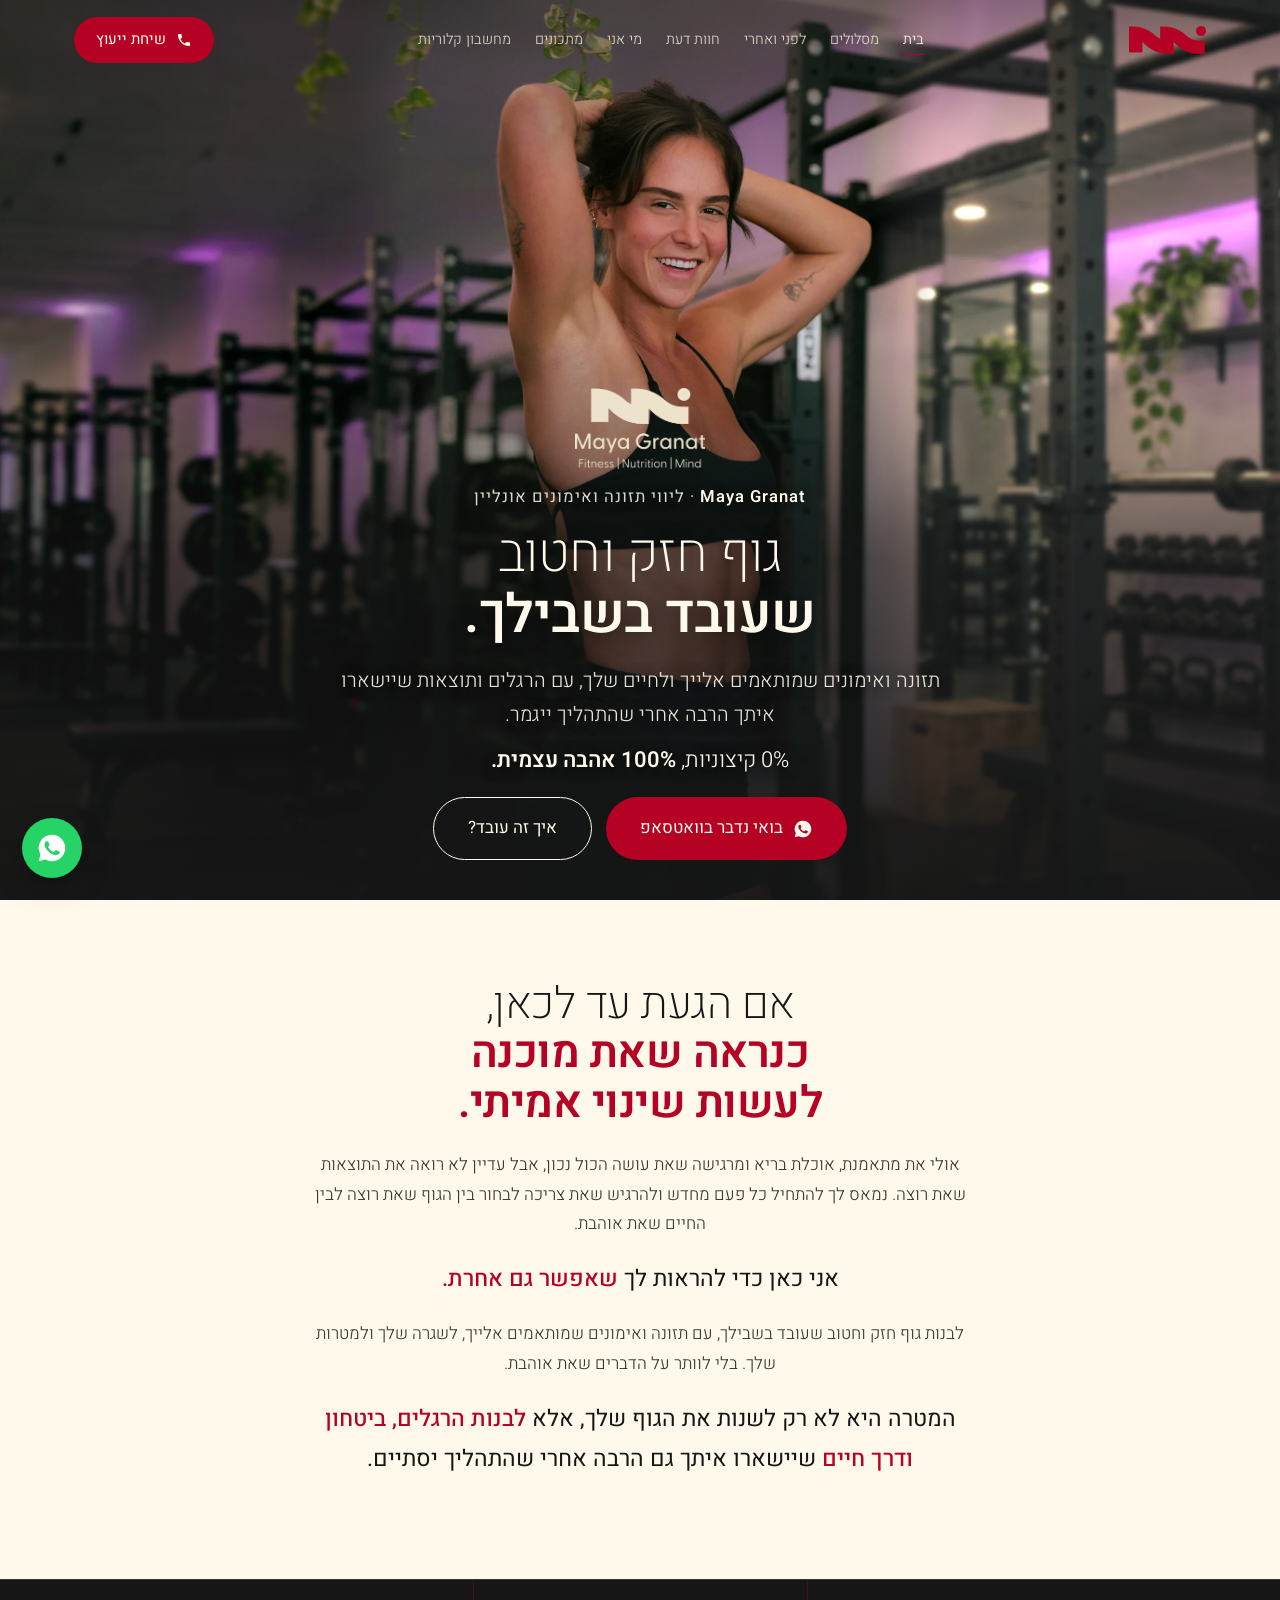
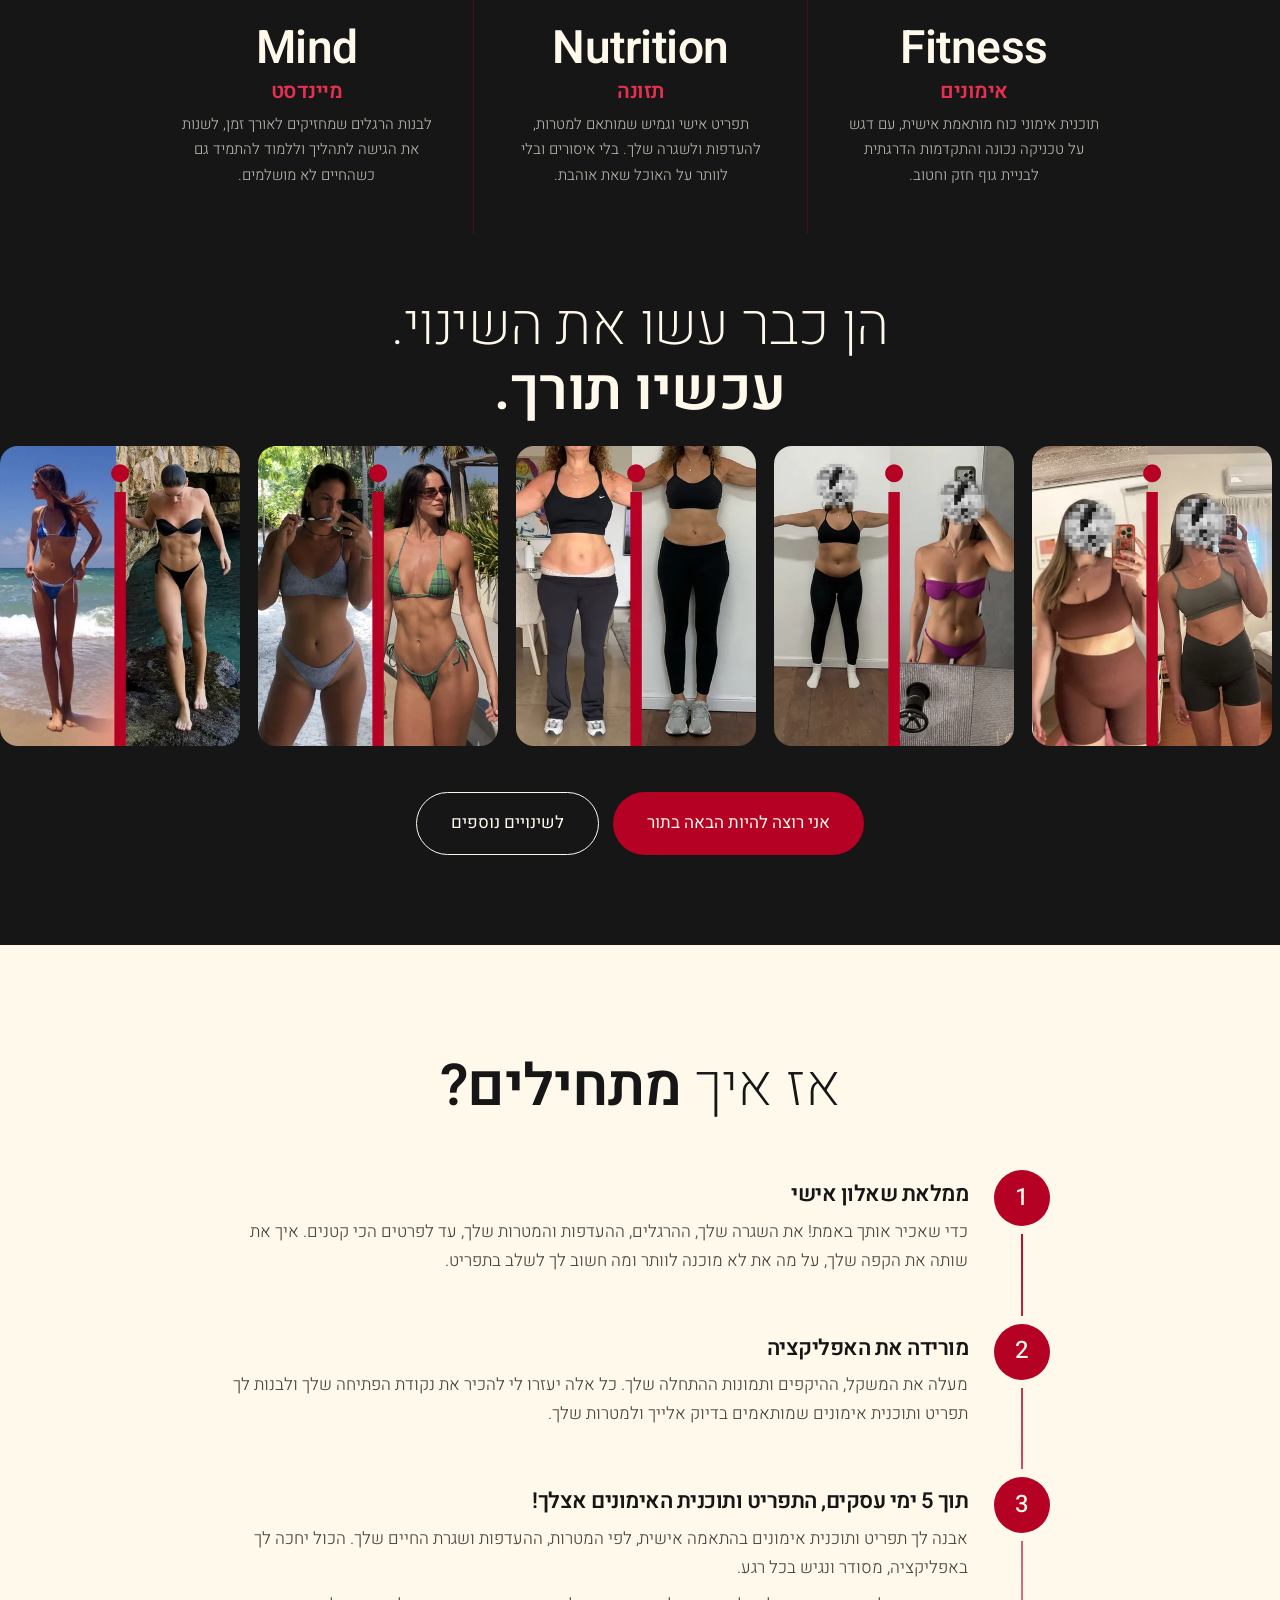
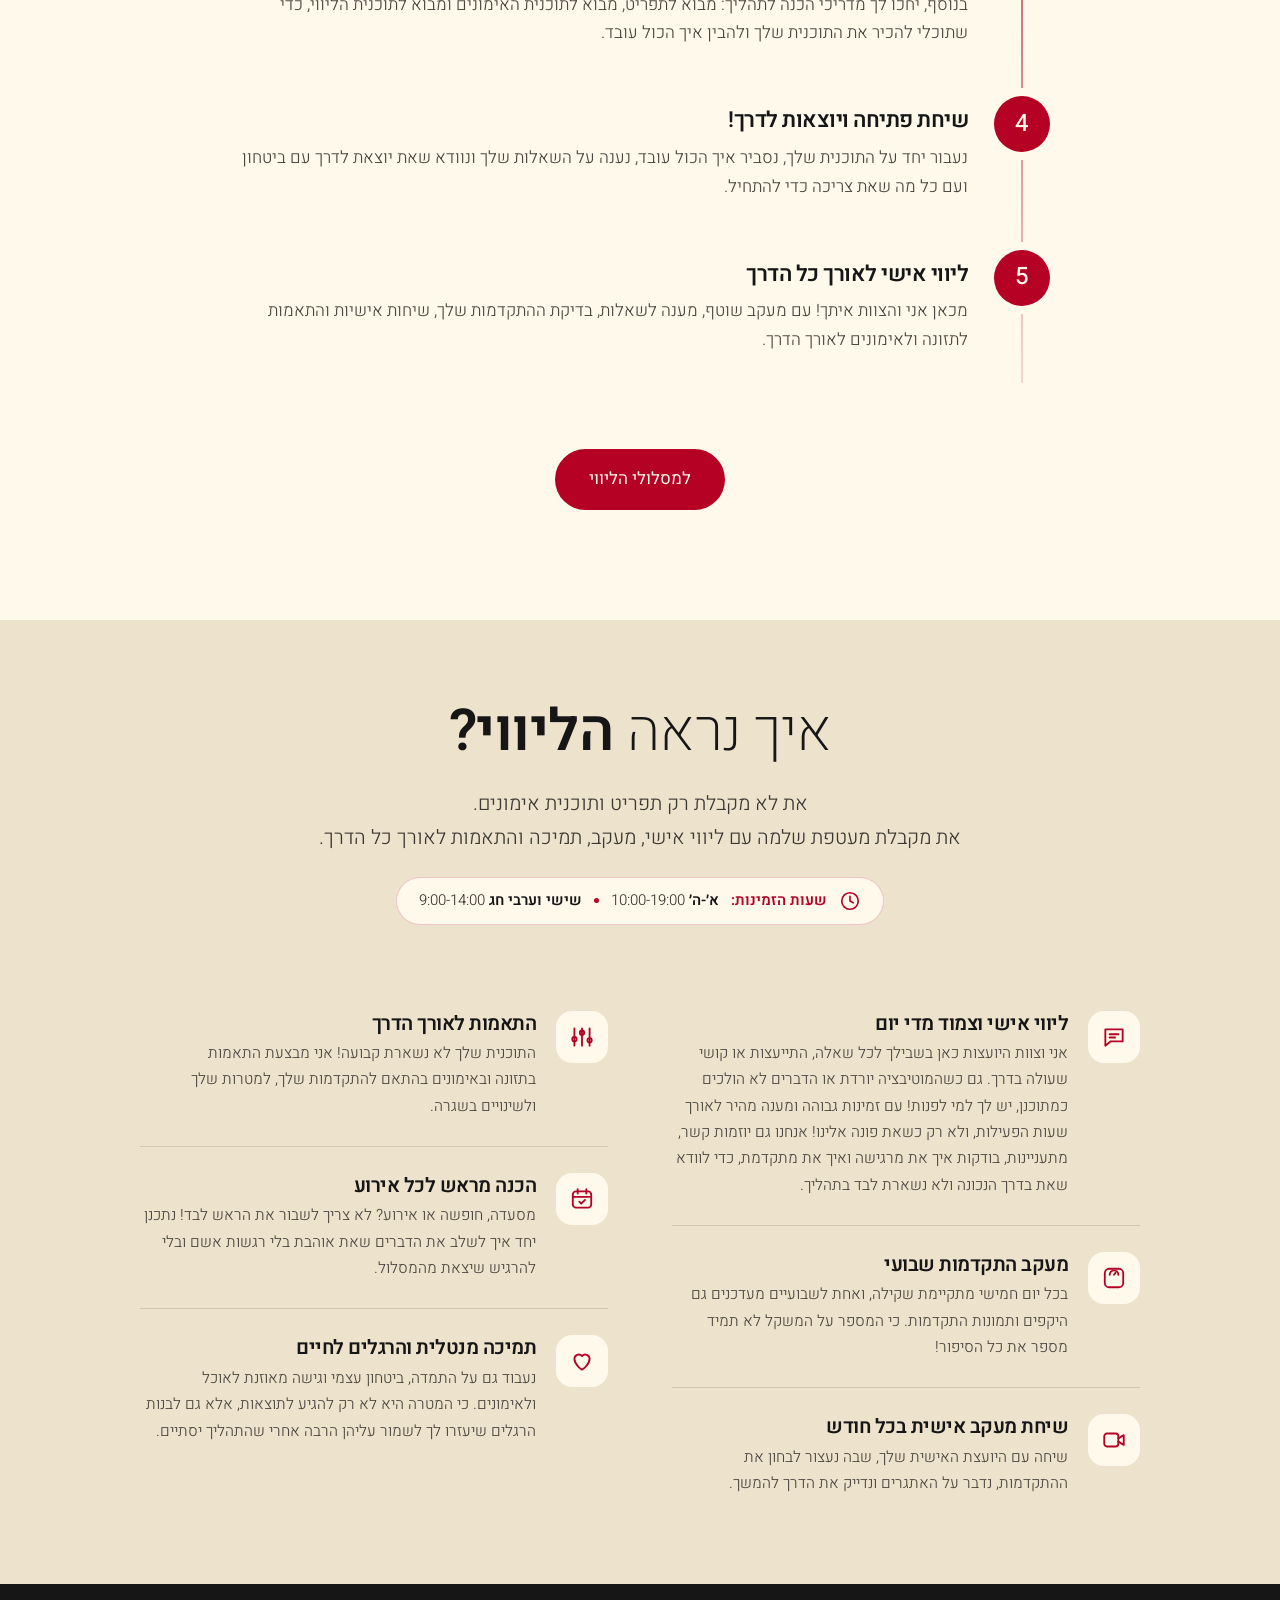
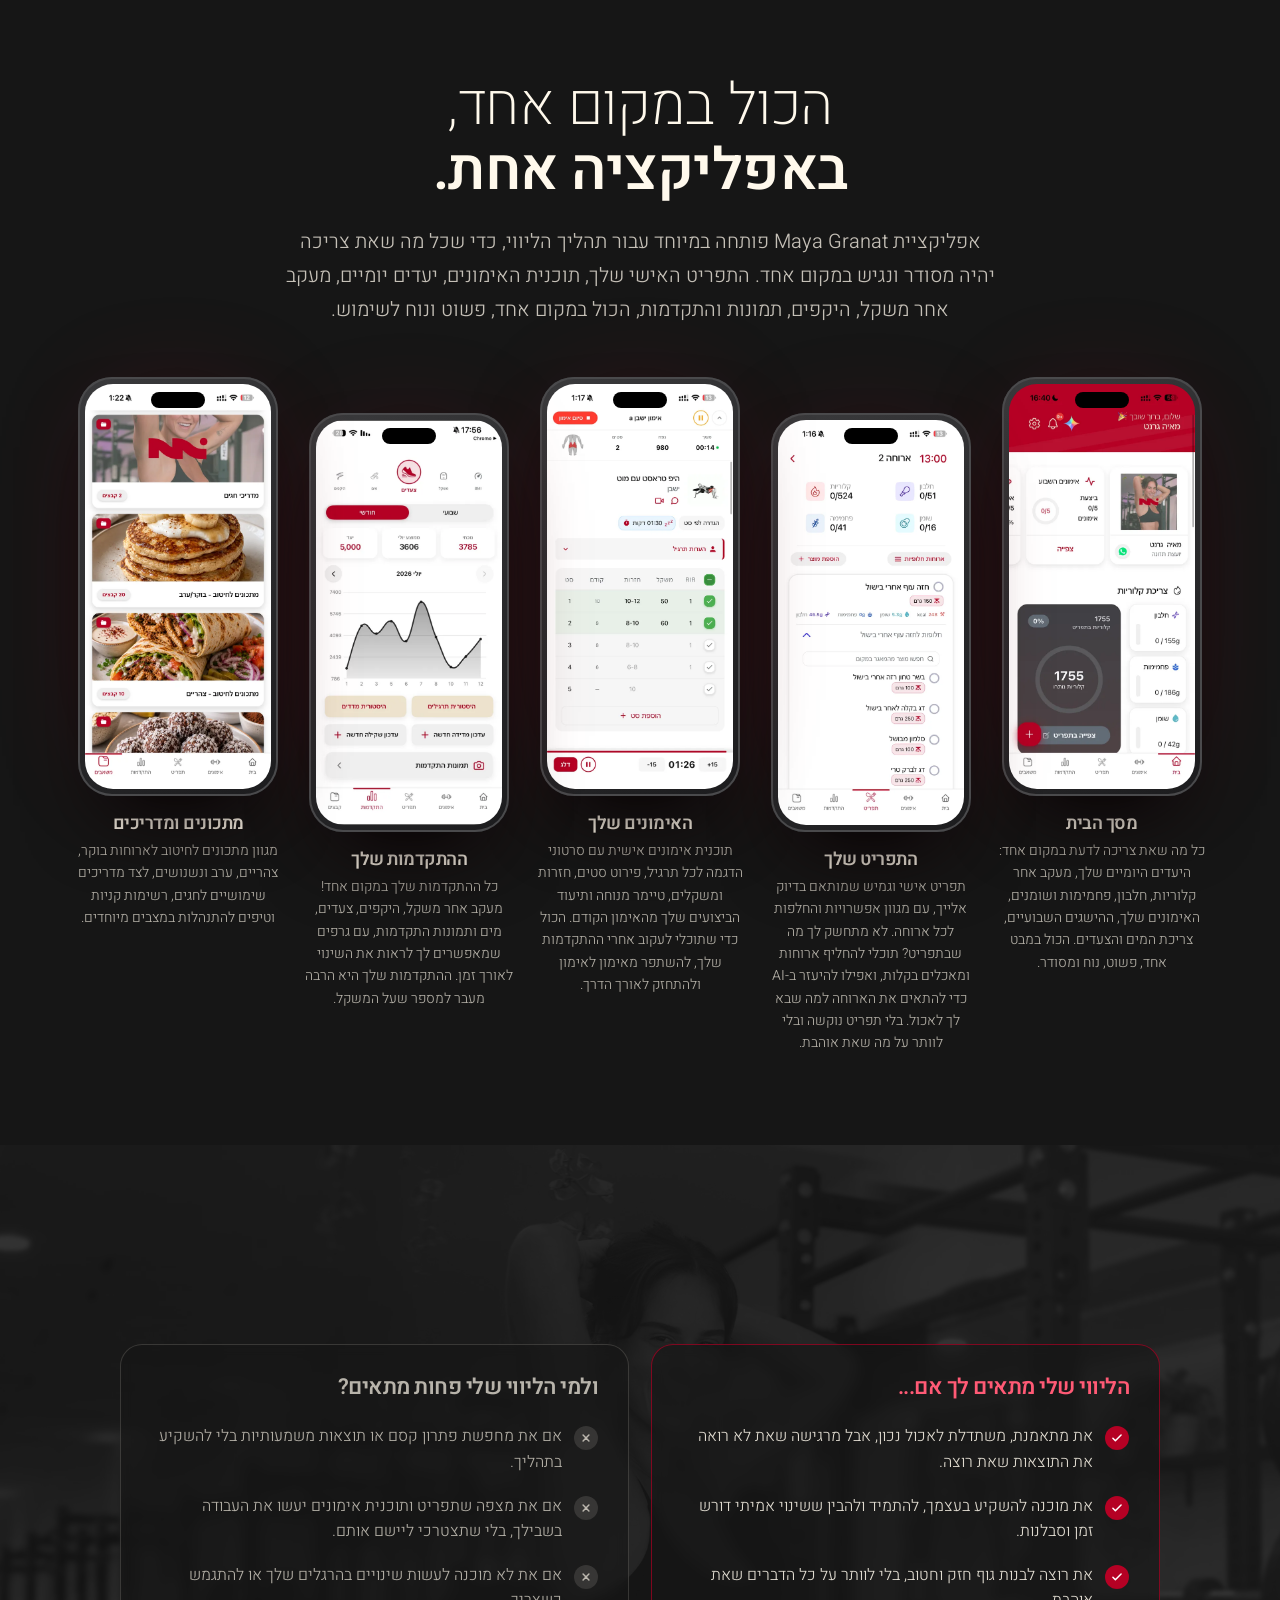
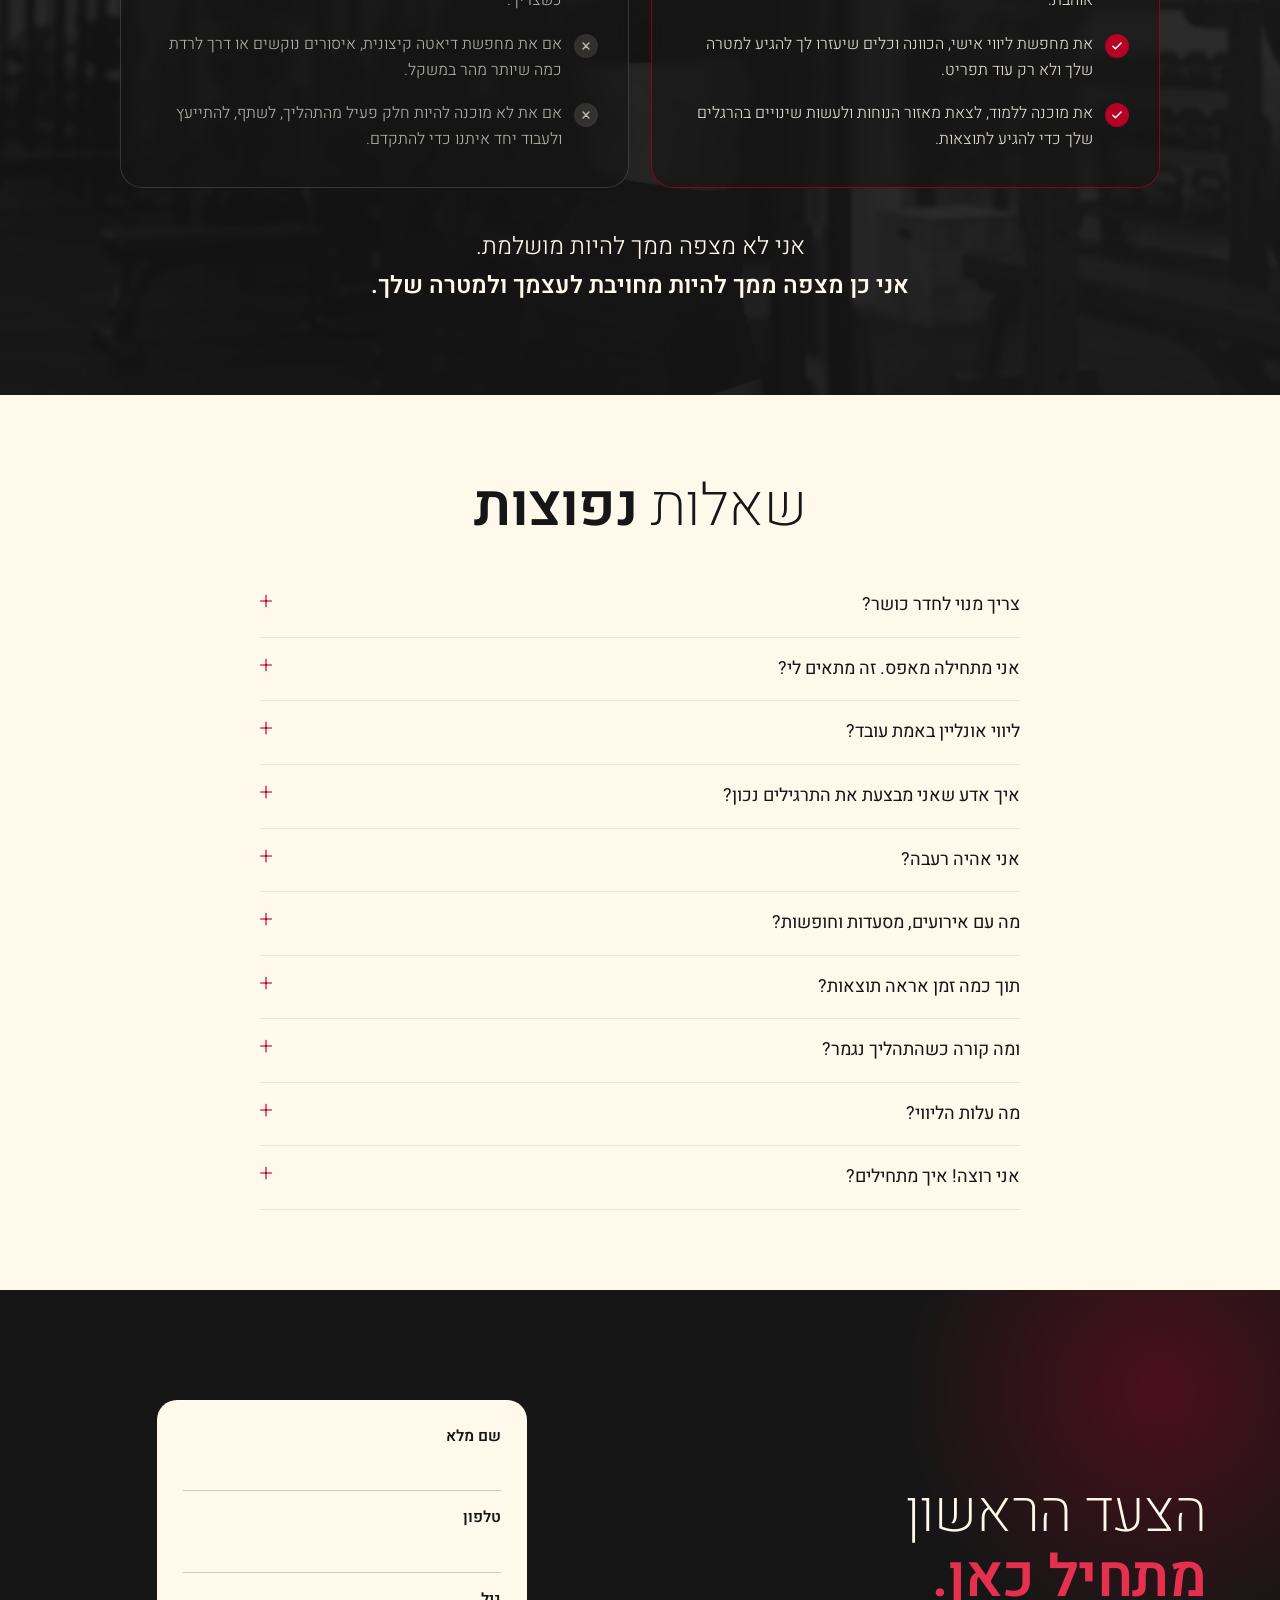
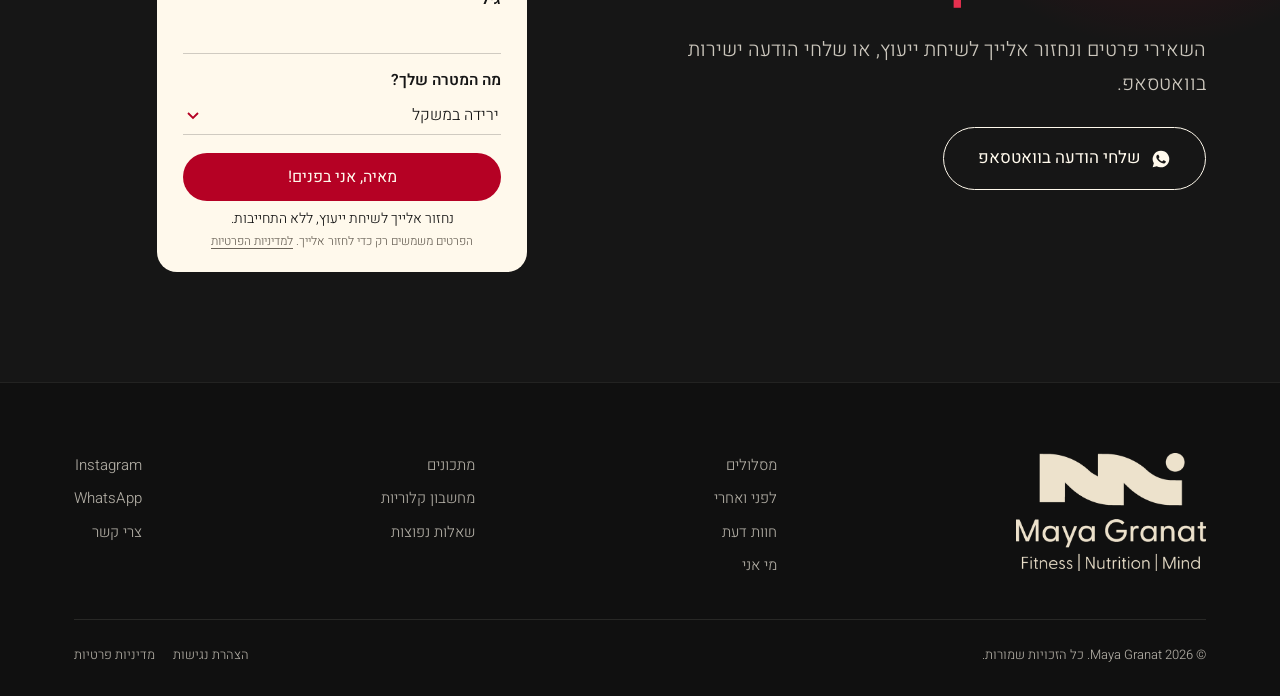
<file: index.html>
<!DOCTYPE html>
<html lang="he" dir="rtl">
<head>
<meta charset="utf-8">
<meta name="viewport" content="width=device-width, initial-scale=1">
<title>ליווי תזונה ואימונים אונליין לנשים | מאיה גרנט</title>
<meta name="description" content="ליווי אישי בתזונה, אימונים ומיינד לנשים: ירידה במשקל, חיטוב ובניית גוף חזק, בלי דיאטות קיצוניות. 0% קיצוניות, 100% אהבה עצמית. שיחת ייעוץ ללא עלות.">

<link rel="canonical" href="https://mayagranat.com/">
<meta property="og:title" content="ליווי תזונה ואימונים אונליין לנשים | מאיה גרנט">
<meta property="og:description" content="ליווי אישי בתזונה, אימונים ומיינד לנשים: ירידה במשקל, חיטוב ובניית גוף חזק, בלי דיאטות קיצוניות. 0% קיצוניות, 100% אהבה עצמית. שיחת ייעוץ ללא עלות.">
<meta property="og:image" content="https://mayagranat.com/hero-1400.jpg">
<meta property="og:locale" content="he_IL">
<link rel="icon" type="image/png" href="logo-mark-red.png">
<link rel="preconnect" href="https://fonts.googleapis.com">
<link rel="preconnect" href="https://fonts.gstatic.com" crossorigin>
<link href="https://fonts.googleapis.com/css2?family=Heebo:wght@200;300;400;500;600;700&display=swap" rel="stylesheet">
<link rel="stylesheet" href="site.css?v=894cfe0f">
</head>
<body class="page-index">
<a class="skip" href="#main">דלגי לתוכן</a>

<header id="hdr">
  <div class="wrap">
    <a href="index.html" aria-label="מאיה גרנט – דף הבית"><img class="mark" src="logo-mark-red.png" alt="Maya Granat"></a>
    <nav id="nav" aria-label="תפריט ראשי">
      <ul>
        <li><a data-p="index" href="index.html">בית</a></li>
        <li><a data-p="tracks" href="tracks.html">מסלולים</a></li>
        <li><a data-p="results" href="results.html">לפני ואחרי</a></li>
        <li><a data-p="reviews" href="reviews.html">חוות דעת</a></li>
        <li><a data-p="about" href="about.html">מי אני</a></li>
        <li><a data-p="recipes" href="recipes.html">מתכונים</a></li>
        <li><a data-p="calculator" href="calculator.html">מחשבון קלוריות</a></li>
      </ul>
    </nav>
    <a class="btn btn-red hdr-cta" href="tel:+972533232021"><svg viewBox="0 0 24 24" aria-hidden="true"><path d="M6.6 10.8a15.1 15.1 0 0 0 6.6 6.6l2.2-2.2a1 1 0 0 1 1-.25 11.4 11.4 0 0 0 3.6.57 1 1 0 0 1 1 1V20a1 1 0 0 1-1 1A17 17 0 0 1 3 4a1 1 0 0 1 1-1h3.5a1 1 0 0 1 1 1c0 1.25.2 2.45.57 3.57a1 1 0 0 1-.25 1z"/></svg>שיחת ייעוץ</a>
    <button class="burger" aria-label="פתיחת תפריט" aria-controls="nav"><span></span><span></span><span></span></button>
  </div>
</header>

<main id="main">
<script type="application/ld+json">{"@context":"https://schema.org","@type":"ProfessionalService","name":"Maya Granat – ליווי תזונה ואימונים אונליין","alternateName":"מאיה גרנט","url":"https://mayagranat.com/","image":"https://mayagranat.com/hero-1400.jpg","logo":"https://mayagranat.com/logo-mark-red.png","description":"ליווי אישי בתזונה, אימונים ומיינד לנשים, אונליין.","areaServed":"IL","availableLanguage":"he","sameAs":["https://www.instagram.com/mayagranat/"],"founder":{"@type":"Person","name":"מאיה גרנט","jobTitle":"מאמנת כושר ויועצת תזונה"}}</script>
<!-- HERO -->
<section class="hero hero2" id="top">
  <div class="photo">
    <picture>
      <source media="(min-width:901px)" srcset="hero-wide-2400.webp 2400w, hero-wide-3640.webp 3640w" sizes="100vw" type="image/webp">
      <source media="(max-width:900px)" srcset="hero-800.webp 800w, hero-1400.webp 1400w" sizes="100vw" type="image/webp">
      <img src="hero-wide.jpg" alt="מאיה גרנט בחדר הכושר" fetchpriority="high">
    </picture>
  </div>
  <div class="in">
    <img class="logo" src="logo-full-cream.png" alt="Maya Granat – Fitness | Nutrition | Mind">
    <p class="kicker"><span dir="ltr">Maya Granat</span> · ליווי תזונה ואימונים אונליין</p>
    <h1>גוף חזק וחטוב<br><b>שעובד בשבילך.</b></h1>
    <div class="glass">
      <p>תזונה ואימונים שמותאמים אלייך ולחיים שלך, עם הרגלים ותוצאות שיישארו איתך הרבה אחרי שהתהליך ייגמר.</p>
      <p class="motto-line">0% קיצוניות, <b>100% אהבה עצמית.</b></p>
      <div class="ctas">
        <a class="btn btn-red wa-link" href="#" target="_blank" rel="noopener"><svg viewBox="0 0 24 24" aria-hidden="true"><use href="#wa-i"/></svg>בואי נדבר בוואטסאפ</a>
        <a class="btn btn-line" href="#how">איך זה עובד?</a>
      </div>
    </div>
  </div>
</section>

<!-- IF YOU GOT HERE -->
<section class="here">
  <div class="wrap box reveal">
    <h2>אם הגעת עד לכאן,<br><b class="red">כנראה שאת מוכנה<br>לעשות שינוי אמיתי.</b></h2>
    <p>אולי את מתאמנת, אוכלת בריא ומרגישה שאת עושה הכול נכון, אבל עדיין לא רואה את התוצאות שאת רוצה. נמאס לך להתחיל כל פעם מחדש ולהרגיש שאת צריכה לבחור בין הגוף שאת רוצה לבין החיים שאת אוהבת.</p>
    <p class="strong">אני כאן כדי להראות לך <b>שאפשר גם אחרת.</b></p>
    <p>לבנות גוף חזק וחטוב שעובד בשבילך, עם תזונה ואימונים שמותאמים אלייך, לשגרה שלך ולמטרות שלך. בלי לוותר על הדברים שאת אוהבת.</p>
    <p class="strong">המטרה היא לא רק לשנות את הגוף שלך, אלא <b>לבנות הרגלים, ביטחון ודרך חיים</b> שיישארו איתך גם הרבה אחרי שהתהליך יסתיים.</p>
  </div>
</section>

<!-- PILLARS -->
<section class="pillars pillars-b" aria-label="שלושת התחומים">
  <div class="row">
    <div class="col reveal"><span class="en">Fitness</span><h3>אימונים</h3><p>תוכנית אימוני כוח מותאמת אישית, עם דגש על טכניקה נכונה והתקדמות הדרגתית לבניית גוף חזק וחטוב.</p></div>
    <div class="col reveal"><span class="en">Nutrition</span><h3>תזונה</h3><p>תפריט אישי וגמיש שמותאם למטרות, להעדפות ולשגרה שלך. בלי איסורים ובלי לוותר על האוכל שאת אוהבת.</p></div>
    <div class="col reveal"><span class="en">Mind</span><h3>מיינדסט</h3><p>לבנות הרגלים שמחזיקים לאורך זמן, לשנות את הגישה לתהליך וללמוד להתמיד גם כשהחיים לא מושלמים.</p></div>
  </div>
</section>

<!-- BEFORE / AFTER -->
<section class="ba center" id="results">
  <div class="wrap">
    <h2>הן כבר עשו את השינוי.<br><b>עכשיו תורך.</b></h2>
  </div>
  <div class="marquee" dir="ltr">
  <div class="track" aria-hidden="true">
    <img src="ba-30-s.webp" alt="" width="480" height="600"><img src="ba-31-s.webp" alt="" width="480" height="600"><img src="ba-20-s.webp" alt="" width="480" height="600"><img src="ba-10-s.webp" alt="" width="480" height="600"><img src="ba-14-s.webp" alt="" width="480" height="600"><img src="ba-16-s.webp" alt="" width="480" height="600"><img src="ba-17-s.webp" alt="" width="480" height="600"><img src="ba-19-s.webp" alt="" width="480" height="600"><img src="ba-28-s.webp" alt="" width="480" height="600">
    <img src="ba-30-s.webp" alt="" width="480" height="600"><img src="ba-31-s.webp" alt="" width="480" height="600"><img src="ba-20-s.webp" alt="" width="480" height="600"><img src="ba-10-s.webp" alt="" width="480" height="600"><img src="ba-14-s.webp" alt="" width="480" height="600"><img src="ba-16-s.webp" alt="" width="480" height="600"><img src="ba-17-s.webp" alt="" width="480" height="600"><img src="ba-19-s.webp" alt="" width="480" height="600"><img src="ba-28-s.webp" alt="" width="480" height="600">
  </div>
  </div>
  <div class="ba-ctas">
    <a class="btn btn-red wa-link" data-wa="היי מאיה, ראיתי את השינויים באתר ואני רוצה להיות הבאה בתור!" href="#" target="_blank" rel="noopener">אני רוצה להיות הבאה בתור</a>
    <a class="btn btn-line" href="results.html">לשינויים נוספים</a>
  </div>
</section>

<!-- HOW IT WORKS -->
<section class="steps steps2" id="how">
  <div class="wrap">
    <h2 class="center">אז איך <b>מתחילים?</b></h2>
    <ol class="tl">
      <li class="reveal"><span class="sn">1</span><div><h3>ממלאת שאלון אישי</h3><p>כדי שאכיר אותך באמת! את השגרה שלך, ההרגלים, ההעדפות והמטרות שלך, עד לפרטים הכי קטנים. איך את שותה את הקפה שלך, על מה את לא מוכנה לוותר ומה חשוב לך לשלב בתפריט.</p></div></li>
      <li class="reveal"><span class="sn">2</span><div><h3>מורידה את האפליקציה</h3><p>מעלה את המשקל, ההיקפים ותמונות ההתחלה שלך. כל אלה יעזרו לי להכיר את נקודת הפתיחה שלך ולבנות לך תפריט ותוכנית אימונים שמותאמים בדיוק אלייך ולמטרות שלך.</p></div></li>
      <li class="reveal"><span class="sn">3</span><div><h3>תוך 5 ימי עסקים, התפריט ותוכנית האימונים אצלך!</h3><p>אבנה לך תפריט ותוכנית אימונים בהתאמה אישית, לפי המטרות, ההעדפות ושגרת החיים שלך. הכול יחכה לך באפליקציה, מסודר ונגיש בכל רגע.</p><p>בנוסף, יחכו לך מדריכי הכנה לתהליך: מבוא לתפריט, מבוא לתוכנית האימונים ומבוא לתוכנית הליווי, כדי שתוכלי להכיר את התוכנית שלך ולהבין איך הכול עובד.</p></div></li>
      <li class="reveal"><span class="sn">4</span><div><h3>שיחת פתיחה ויוצאות לדרך!</h3><p>נעבור יחד על התוכנית שלך, נסביר איך הכול עובד, נענה על השאלות שלך ונוודא שאת יוצאת לדרך עם ביטחון ועם כל מה שאת צריכה כדי להתחיל.</p></div></li>
      <li class="reveal"><span class="sn">5</span><div><h3>ליווי אישי לאורך כל הדרך</h3><p>מכאן אני והצוות איתך! עם מעקב שוטף, מענה לשאלות, בדיקת ההתקדמות שלך, שיחות אישיות והתאמות לתזונה ולאימונים לאורך הדרך.</p></div></li>
    </ol>
    <div class="center"><a class="btn btn-red more" href="tracks.html">למסלולי הליווי</a></div>
  </div>
</section>

<!-- JOURNEY -->
<section class="journey journey3" id="journey">
  <div class="wrap">
    <div class="center reveal">
      <h2>איך נראה <b>הליווי?</b></h2>
      <p class="lead">את לא מקבלת רק תפריט ותוכנית אימונים.<br>את מקבלת מעטפת שלמה עם ליווי אישי, מעקב, תמיכה והתאמות לאורך כל הדרך.</p>
      <div class="hours"><svg viewBox="0 0 24 24" aria-hidden="true"><circle cx="12" cy="12" r="9"/><path d="M12 7v5l3.5 2"/></svg><span class="hl">שעות הזמינות:</span><span><b>א׳-ה׳</b> 10:00-19:00</span><i></i><span><b>שישי וערבי חג</b> 9:00-14:00</span></div>
    </div>
    <ul class="jlist">
      <li class="reveal"><span class="ji"><svg viewBox="0 0 24 24" aria-hidden="true"><path d="M4 5h16v11H9l-5 4z"/><path d="M8 9.5h8M8 12.5h5"/></svg></span><div><h3>ליווי אישי וצמוד מדי יום</h3><p>אני וצוות היועצות כאן בשבילך לכל שאלה, התייעצות או קושי שעולה בדרך. גם כשהמוטיבציה יורדת או הדברים לא הולכים כמתוכנן, יש לך למי לפנות! עם זמינות גבוהה ומענה מהיר לאורך שעות הפעילות, ולא רק כשאת פונה אלינו! אנחנו גם יוזמות קשר, מתעניינות, בודקות איך את מרגישה ואיך את מתקדמת, כדי לוודא שאת בדרך הנכונה ולא נשארת לבד בתהליך.</p></div></li>
      <li class="reveal"><span class="ji"><svg viewBox="0 0 24 24" aria-hidden="true"><rect x="3.5" y="3.5" width="17" height="17" rx="4"/><path d="M8 9a4 4 0 0 1 8 0"/><path d="M12 9l1.5-2"/></svg></span><div><h3>מעקב התקדמות שבועי</h3><p>בכל יום חמישי מתקיימת שקילה, ואחת לשבועיים מעדכנים גם היקפים ותמונות התקדמות. כי המספר על המשקל לא תמיד מספר את כל הסיפור!</p></div></li>
      <li class="reveal"><span class="ji"><svg viewBox="0 0 24 24" aria-hidden="true"><rect x="3" y="6" width="13" height="12" rx="2.5"/><path d="M16 10.5l5-3v9l-5-3"/></svg></span><div><h3>שיחת מעקב אישית בכל חודש</h3><p>שיחה עם היועצת האישית שלך, שבה נעצור לבחון את ההתקדמות, נדבר על האתגרים ונדייק את הדרך להמשך.</p></div></li>
      <li class="reveal"><span class="ji"><svg viewBox="0 0 24 24" aria-hidden="true"><path d="M5 4v16M12 4v16M19 4v16"/><circle cx="5" cy="14" r="2"/><circle cx="12" cy="8" r="2"/><circle cx="19" cy="15" r="2"/></svg></span><div><h3>התאמות לאורך הדרך</h3><p>התוכנית שלך לא נשארת קבועה! אני מבצעת התאמות בתזונה ובאימונים בהתאם להתקדמות שלך, למטרות שלך ולשינויים בשגרה.</p></div></li>
      <li class="reveal"><span class="ji"><svg viewBox="0 0 24 24" aria-hidden="true"><rect x="3.5" y="5" width="17" height="15" rx="3"/><path d="M3.5 10h17M8 3v4M16 3v4"/><path d="M9.5 14.5l1.8 1.8 3.5-3.5"/></svg></span><div><h3>הכנה מראש לכל אירוע</h3><p>מסעדה, חופשה או אירוע? לא צריך לשבור את הראש לבד! נתכנן יחד איך לשלב את הדברים שאת אוהבת בלי רגשות אשם ובלי להרגיש שיצאת מהמסלול.</p></div></li>
      <li class="reveal"><span class="ji"><svg viewBox="0 0 24 24" aria-hidden="true"><path d="M12 20s-7-4.4-7-10a4 4 0 0 1 7-2.6A4 4 0 0 1 19 10c0 5.6-7 10-7 10z"/></svg></span><div><h3>תמיכה מנטלית והרגלים לחיים</h3><p>נעבוד גם על התמדה, ביטחון עצמי וגישה מאוזנת לאוכל ולאימונים. כי המטרה היא לא רק להגיע לתוצאות, אלא גם לבנות הרגלים שיעזרו לך לשמור עליהן הרבה אחרי שהתהליך יסתיים.</p></div></li>
    </ul>
  </div>
</section>

<!-- APP -->
<section class="app" id="app">
  <div class="wrap">
    <div class="head reveal">
      <h2>הכול במקום אחד,<br><b>באפליקציה אחת.</b></h2>
      <p class="lead">אפליקציית Maya Granat פותחה במיוחד עבור תהליך הליווי, כדי שכל מה שאת צריכה יהיה מסודר ונגיש במקום אחד. התפריט האישי שלך, תוכנית האימונים, יעדים יומיים, מעקב אחר משקל, היקפים, תמונות והתקדמות, הכול במקום אחד, פשוט ונוח לשימוש.</p>
    </div>
    <div class="aphones">
      <figure class="aphone reveal"><div class="iphone"><img src="app-home.webp" alt="מסך הבית באפליקציה" loading="lazy"></div><figcaption><h3>מסך הבית</h3><p>כל מה שאת צריכה לדעת במקום אחד: היעדים היומיים שלך, מעקב אחר קלוריות, חלבון, פחמימות ושומנים, האימונים שלך, ההישגים השבועיים, צריכת המים והצעדים. הכול במבט אחד, פשוט, נוח ומסודר.</p></figcaption></figure>
      <figure class="aphone reveal"><div class="iphone"><img src="app-menu.webp?v=2" alt="מסך התפריט באפליקציה" loading="lazy"></div><figcaption><h3>התפריט שלך</h3><p>תפריט אישי וגמיש שמותאם בדיוק אלייך, עם מגוון אפשרויות והחלפות לכל ארוחה. לא מתחשק לך מה שבתפריט? תוכלי להחליף ארוחות ומאכלים בקלות, ואפילו להיעזר ב-AI כדי להתאים את הארוחה למה שבא לך לאכול. בלי תפריט נוקשה ובלי לוותר על מה שאת אוהבת.</p></figcaption></figure>
      <figure class="aphone reveal"><div class="iphone"><img src="app-workout.webp?v=2" alt="מסך האימון באפליקציה" loading="lazy"></div><figcaption><h3>האימונים שלך</h3><p>תוכנית אימונים אישית עם סרטוני הדגמה לכל תרגיל, פירוט סטים, חזרות ומשקלים, טיימר מנוחה ותיעוד הביצועים שלך מהאימון הקודם. הכול כדי שתוכלי לעקוב אחרי ההתקדמות שלך, להשתפר מאימון לאימון ולהתחזק לאורך הדרך.</p></figcaption></figure>
      <figure class="aphone reveal"><div class="iphone"><img src="app-progress.webp" alt="מסך ההתקדמות באפליקציה" loading="lazy"></div><figcaption><h3>ההתקדמות שלך</h3><p>כל ההתקדמות שלך במקום אחד! מעקב אחר משקל, היקפים, צעדים, מים ותמונות התקדמות, עם גרפים שמאפשרים לך לראות את השינוי לאורך זמן. ההתקדמות שלך היא הרבה מעבר למספר שעל המשקל.</p></figcaption></figure>
      <figure class="aphone reveal"><div class="iphone"><img src="app-recipes.webp?v=2" alt="מסך המתכונים באפליקציה" loading="lazy"></div><figcaption><h3>מתכונים ומדריכים</h3><p>מגוון מתכונים לחיטוב לארוחות בוקר, צהריים, ערב ונשנושים, לצד מדריכים שימושיים לחגים, רשימות קניות וטיפים להתנהלות במצבים מיוחדים.</p></figcaption></figure>
    </div>
  </div>
</section>

<!-- FIT -->
<section class="fit" id="fit">
  <div class="wrap">
    <h2 class="center reveal">אז רגע, הליווי שלי <b>מתאים לך?</b></h2>
    <div class="fit-grid">
      <div class="fit-card yes reveal">
        <h3>הליווי שלי מתאים לך אם...</h3>
        <ul><li><i><svg viewBox="0 0 24 24" aria-hidden="true"><path d="M5 12.5l4.2 4.2L19 7"/></svg></i><span>את מתאמנת, משתדלת לאכול נכון, אבל מרגישה שאת לא רואה את התוצאות שאת רוצה.</span></li><li><i><svg viewBox="0 0 24 24" aria-hidden="true"><path d="M5 12.5l4.2 4.2L19 7"/></svg></i><span>את מוכנה להשקיע בעצמך, להתמיד ולהבין ששינוי אמיתי דורש זמן וסבלנות.</span></li><li><i><svg viewBox="0 0 24 24" aria-hidden="true"><path d="M5 12.5l4.2 4.2L19 7"/></svg></i><span>את רוצה לבנות גוף חזק וחטוב, בלי לוותר על כל הדברים שאת אוהבת.</span></li><li><i><svg viewBox="0 0 24 24" aria-hidden="true"><path d="M5 12.5l4.2 4.2L19 7"/></svg></i><span>את מחפשת ליווי אישי, הכוונה וכלים שיעזרו לך להגיע למטרה שלך ולא רק עוד תפריט.</span></li><li><i><svg viewBox="0 0 24 24" aria-hidden="true"><path d="M5 12.5l4.2 4.2L19 7"/></svg></i><span>את מוכנה ללמוד, לצאת מאזור הנוחות ולעשות שינויים בהרגלים שלך כדי להגיע לתוצאות.</span></li></ul>
      </div>
      <div class="fit-card no reveal">
        <h3>ולמי הליווי שלי פחות מתאים?</h3>
        <ul><li><i><svg viewBox="0 0 24 24" aria-hidden="true"><path d="M7 7l10 10M17 7L7 17"/></svg></i><span>אם את מחפשת פתרון קסם או תוצאות משמעותיות בלי להשקיע בתהליך.</span></li><li><i><svg viewBox="0 0 24 24" aria-hidden="true"><path d="M7 7l10 10M17 7L7 17"/></svg></i><span>אם את מצפה שתפריט ותוכנית אימונים יעשו את העבודה בשבילך, בלי שתצטרכי ליישם אותם.</span></li><li><i><svg viewBox="0 0 24 24" aria-hidden="true"><path d="M7 7l10 10M17 7L7 17"/></svg></i><span>אם את לא מוכנה לעשות שינויים בהרגלים שלך או להתגמש כשצריך.</span></li><li><i><svg viewBox="0 0 24 24" aria-hidden="true"><path d="M7 7l10 10M17 7L7 17"/></svg></i><span>אם את מחפשת דיאטה קיצונית, איסורים נוקשים או דרך לרדת כמה שיותר מהר במשקל.</span></li><li><i><svg viewBox="0 0 24 24" aria-hidden="true"><path d="M7 7l10 10M17 7L7 17"/></svg></i><span>אם את לא מוכנה להיות חלק פעיל מהתהליך, לשתף, להתייעץ ולעבוד יחד איתנו כדי להתקדם.</span></li></ul>
      </div>
    </div>
    <p class="fit-end reveal">אני לא מצפה ממך להיות מושלמת.<br><b>אני כן מצפה ממך להיות מחויבת לעצמך ולמטרה שלך.</b></p>
  </div>
</section>

<!-- FAQ -->
<section class="faq" id="faq">
  <div class="wrap center">
    <h2>שאלות <b>נפוצות</b></h2>
  </div>
  <div class="wrap">
    <div class="list">
      <details><summary>צריך מנוי לחדר כושר?</summary><div class="ans"><p>תוכנית האימונים נבנית בהתאם למטרות שלך ולמקום שבו את מעדיפה להתאמן: בחדר כושר, בבית או בסטודיו.</p><p>יחד עם זאת, אני כן ממליצה על חדר כושר כשיש אפשרות, בעיקר בזכות מגוון הציוד והיכולת להתקדם בצורה יעילה יותר בבניית מסת שריר.</p><p>אם את מעדיפה להתאמן בבית, נתאים את התוכנית לציוד שיש לך. ואם את מתאמנת בסטודיו, נבחן יחד איך אפשר לשלב את האימונים בתהליך ולבצע התאמות בהתאם למטרות שלך.</p><p>המטרה היא שתתאמני בצורה אפקטיבית, אבל גם בדרך שמתאימה לשגרה שלך ושתוכלי להתמיד בה לאורך זמן.</p></div></details>
      <details><summary>אני מתחילה מאפס. זה מתאים לי?</summary><div class="ans"><p>ברור! את ממש לא צריכה להגיע עם ניסיון קודם באימונים או ידע בתזונה.</p><p>התהליך מותאם אלייך ולנקודת הפתיחה שלך, גם אם מעולם לא התאמנת בחדר כושר או עקבת אחרי תפריט מסודר. אני אבנה לך תוכנית שמתאימה לרמה שלך, ויחד עם הצוות שלי נדאג שתקבלי את ההכוונה, הכלים והביטחון להתחיל נכון, ללמוד תוך כדי ולהתקדם בהדרגה.</p></div></details>
      <details><summary>ליווי אונליין באמת עובד?</summary><div class="ans"><p>חד משמעית! ולליווי אונליין יש אפילו לא מעט יתרונות.</p><p>קודם כול, את לא צריכה לבזבז זמן על נסיעות ופגישות מיותרות. את מתאמנת בזמן ובמקום שנוחים לך, וכל המעקב מתבצע בקלות דרך האפליקציה.</p><p>אבל היתרון הכי משמעותי בעיניי הוא הליווי השוטף והזמינות הגבוהה. במקום להיפגש פעם בשבוע ולחכות לפגישה הבאה, אנחנו בקשר לאורך השבוע, עם מענה מהיר לשאלות, התייעצויות וקשיים שעולים בדרך. אנחנו גם יוזמות קשר, בודקות איך את מתקדמת ודואגות שלא תישארי לבד בתהליך.</p><p>והתוכנית שלך? היא לא נשארת קבועה! אנחנו עוקבות אחרי ההתקדמות שלך ומבצעות שינויים והתאמות בתזונה ובאימונים תוך כדי תנועה, בכל פעם שיש צורך, בהתאם לתוצאות, למטרות ולשגרה שלך.</p></div></details>
      <details><summary>איך אדע שאני מבצעת את התרגילים נכון?</summary><div class="ans"><p>לכל תרגיל באפליקציה יש סרטון הדגמה והנחיות ביצוע מפורטות, כדי שתדעי בדיוק מה לעשות ואיך לבצע את התרגיל בצורה נכונה.</p><p>בנוסף, במיוחד בתחילת התהליך, חשוב לי שתצלמי את עצמך מבצעת את התרגילים ותעלי סרטוני טכניקה לאפליקציה. כך נוכל לבדוק את הביצוע שלך, לתת לך משוב ותיקונים במידת הצורך ולעזור לך להשתפר מאימון לאימון.</p><p>ואם משהו לא ברור או שאת לא בטוחה לגבי תרגיל מסוים, פשוט תשאלי! אנחנו זמינות עם מענה מהיר כדי שתוכלי להתאמן בביטחון ולהמשיך להתקדם.</p></div></details>
      <details><summary>אני אהיה רעבה?</summary><div class="ans"><p>המטרה היא ממש לא שתרגישי שאת צריכה לסבול כדי לראות תוצאות!</p><p>התפריט שלך נבנה בהתאם למטרות, להעדפות, לשגרה ולתחושות הרעב והשובע שלך, עם מגוון אפשרויות והחלפות לכל ארוחה.</p><p>חשוב לי שתיהני מהאוכל שלך, תרגישי מסופקת ותוכלי להתמיד בתהליך לאורך זמן.</p><p>ואם משהו לא עובד לך? אנחנו כאן כדי לדייק, לשנות ולהתאים את התפריט תוך כדי תנועה.</p></div></details>
      <details><summary>מה עם אירועים, מסעדות וחופשות?</summary><div class="ans"><p>ממשיכים לחיות וליהנות!</p><p>אני לא מאמינה שצריך לבחור בין הגוף שאת רוצה לבין החיים שאת אוהבת. מסעדות, אירועים, חופשות ובילויים הם חלק מהחיים, והמטרה היא ללמוד איך לשלב אותם בתהליך.</p><p>יחד עם זאת, חשוב לי להיות כנה איתך: כדי להגיע לתוצאות, לפעמים צריך גם לעשות בחירות, להתפשר ולוותר על דברים מסוימים. אבל זה לא אומר שצריך לוותר על כל מה שאת אוהבת!</p><p>בדיוק בשביל זה אנחנו כאן. נתכנן יחד מראש, נלמד איך להתנהל בסיטואציות שונות ונמצא את האיזון בין ההנאה שלך לבין המטרות שלך.</p></div></details>
      <details><summary>תוך כמה זמן אראה תוצאות?</summary><div class="ans"><p>את השינוי את יכולה להתחיל להרגיש עוד לפני שתראי אותו במראה.</p><p>כבר בשבועות הראשונים יכול להיות שתרגישי יותר אנרגטית, חזקה ובטוחה בעצמך, ותתחילי להרגיש שההרגלים החדשים הופכים לחלק מהשגרה שלך.</p><p>מבחינת השינוי הגופני, הקצב משתנה מאחת לאחת ותלוי בנקודת הפתיחה שלך, במטרות ובמידת ההתמדה בתהליך. יש מתאמנות שרואות שינויים כבר בשבועות הראשונים, ואצל אחרות זה לוקח קצת יותר זמן.</p><p>חשוב לזכור שהתקדמות לא נמדדת רק במספר שעל המשקל, אלא גם בהיקפים, בתמונות, בכוח באימונים ובהרגשה הכללית שלך.</p><p>ומה שהכי חשוב לי שתביני? תוצאות משמעותיות דורשות זמן, עקביות וסבלנות. אנחנו לא מחפשות פתרונות קסם, אלא שינוי הדרגתי שנוכל להתמיד בו ולשמור עליו לאורך זמן.</p></div></details>
      <details><summary>ומה קורה כשהתהליך נגמר?</summary><div class="ans"><p>המטרה שלי היא שבסוף התהליך כבר לא תצטרכי אותי!</p><p>חשוב לי שלא רק תגיעי למטרה שלך, אלא גם שתצאי מהליווי עם הידע, הכלים והביטחון להמשיך באופן עצמאי ולשמור על התוצאות שהשגת.</p><p>במהלך התהליך תלמדי להבין את הגוף שלך, להתנהל עם התזונה והאימונים ולשלב את כל אלה בשגרת החיים שלך, בלי להיות תלויה בתפריט או בליווי לנצח.</p><p>ואם תרגישי שאת עדיין צריכה הכוונה או שיש לך מטרות חדשות? תמיד תוכלי לבחור להמשיך איתנו לתקופת ליווי נוספת.</p><p>מבחינתי הצלחה אמיתית היא לא רק להגיע לתוצאות, אלא לדעת איך לשמור עליהן גם הרבה אחרי שהתהליך מסתיים.</p></div></details>
      <details><summary>מה עלות הליווי?</summary><div class="ans"><p>עלות הליווי משתנה בהתאם למסלול ולמשך התהליך המתאים לך. בשיחת הייעוץ הראשונית נכיר, נדבר על המטרות שלך, על נקודת הפתיחה שלך ועל מה שאת רוצה להשיג, ויחד נבחר את מסלול הליווי שהכי נכון עבורך.</p><p>תקבלי את כל הפרטים על המסלולים והמחירים, וכמובן שתוכלי לשאול כל שאלה ולקבל את כל המידע שאת צריכה.</p></div></details>
      <details><summary>אני רוצה! איך מתחילים?</summary><div class="ans"><p>קודם כול, תתכונני לקשר לטווח ארוך, כי אנחנו הולכות לעבור דרך ביחד!</p><p>כל מה שאת צריכה לעשות הוא להשאיר את הפרטים שלך <a href="#contact" class="inl">בטופס כאן למטה</a>, והצוות שלי יחזור אלייך לשיחת ייעוץ ראשונית.</p><p>בשיחה נכיר, נבין מה המטרות שלך, נבחר יחד את המסלול שהכי מתאים לך ונעבור על כל הפרטים, כולל התשלום.</p><p>ומשם? יוצאות לדרך! תקבלי את כל ההנחיות להמשך, ונתחיל לבנות את התהליך שלך, צעד אחר צעד.</p></div></details>
    </div>
  </div>
</section>

<!-- CONTACT -->
<section class="contact contact2" id="contact">
  <div class="wrap grid">
    <div>
      <h2>הצעד הראשון<br><b>מתחיל כאן.</b></h2>
      <p class="lead">השאירי פרטים ונחזור אלייך לשיחת ייעוץ, או שלחי הודעה ישירות בוואטסאפ.</p>
      <a class="btn btn-line wa-alt wa-link" href="#" target="_blank" rel="noopener"><svg viewBox="0 0 24 24" aria-hidden="true"><use href="#wa-i"/></svg>שלחי הודעה בוואטסאפ</a>
    </div>
    <form name="leads" id="leadForm" class="lead-form" novalidate>
      <input type="text" name="_honey" tabindex="-1" autocomplete="off" aria-hidden="true" style="position:absolute;width:1px;height:1px;opacity:0;pointer-events:none">
      <label>שם מלא<input name="name" required autocomplete="name"></label>
      <label>טלפון<input name="phone" type="tel" required autocomplete="tel" inputmode="tel" pattern="[0-9\-\+ ]{9,15}"></label>
      <label>גיל<input name="age" type="number" inputmode="numeric" min="18" max="99" required title="הליווי מיועד לגילאי 18 ומעלה"></label>
      <label>מה המטרה שלך?
        <select name="goal">
          <option>ירידה במשקל</option><option>חיטוב ועיצוב</option><option>שינוי הרכב גוף</option><option>בניית שריר</option><option>אורח חיים בריא והרגלים</option><option>אחר</option>
        </select>
      </label>
      <button class="btn btn-red" type="submit">מאיה, אני בפנים!</button>
      <p class="note sub">נחזור אלייך לשיחת ייעוץ, ללא התחייבות.</p>
      <p class="note">הפרטים משמשים רק כדי לחזור אלייך. <a href="privacy.html">למדיניות הפרטיות</a></p>
      <div class="thanks" role="status"><h3 style="font-size:26px;font-weight:300">תודה! קיבלנו את הפרטים</h3><p>נחזור אלייך בהקדם.</p></div>
    </form>
  </div>
</section>
</main>

<footer>
  <div class="wrap">
    <div class="top">
      <a href="index.html"><img class="flogo" src="logo-full-cream.png" alt="Maya Granat"></a>
      <ul><li><a href="tracks.html">מסלולים</a></li><li><a href="results.html">לפני ואחרי</a></li><li><a href="reviews.html">חוות דעת</a></li><li><a href="about.html">מי אני</a></li></ul>
      <ul><li><a href="recipes.html">מתכונים</a></li><li><a href="calculator.html">מחשבון קלוריות</a></li><li><a href="index.html#faq">שאלות נפוצות</a></li></ul>
      <ul><li><a class="ig-link" href="#" target="_blank" rel="noopener">Instagram</a></li><li><a class="wa-link" href="#" target="_blank" rel="noopener">WhatsApp</a></li><li><a href="index.html#contact">צרי קשר</a></li></ul>
    </div>
    <div class="bottom"><span>© <span id="yr"></span> Maya Granat. כל הזכויות שמורות.</span><span class="legal-links"><a href="accessibility.html">הצהרת נגישות</a><a href="privacy.html">מדיניות פרטיות</a></span></div>
  </div>
</footer>

<a class="float-wa wa-link" href="#" target="_blank" rel="noopener" aria-label="שליחת הודעה בוואטסאפ"><svg viewBox="0 0 24 24" aria-hidden="true"><use href="#wa-i"/></svg></a>

<svg width="0" height="0" style="position:absolute" aria-hidden="true"><symbol id="wa-i" viewBox="0 0 24 24"><path d="M12 2a10 10 0 0 0-8.6 15.1L2 22l5-1.3A10 10 0 1 0 12 2zm5.3 14.1c-.2.6-1.3 1.2-1.8 1.2-.5.1-1 .2-3.3-.7-2.8-1.1-4.6-4-4.7-4.2-.1-.2-1.1-1.5-1.1-2.9s.7-2 1-2.3c.2-.3.5-.3.7-.3h.5c.2 0 .4 0 .6.5l.8 2c.1.2.1.4 0 .5l-.3.5-.4.4c-.1.1-.3.3-.1.6.2.3.8 1.3 1.6 2.1 1.1 1 2 1.3 2.3 1.4.3.1.5.1.6-.1l.9-1.1c.2-.3.4-.2.7-.1l1.9.9c.3.1.5.2.5.3.1.2.1.7-.1 1.3z"/></symbol></svg>

<script src="site.js?v=fec2979b"></script>

</body>
</html>
</file>
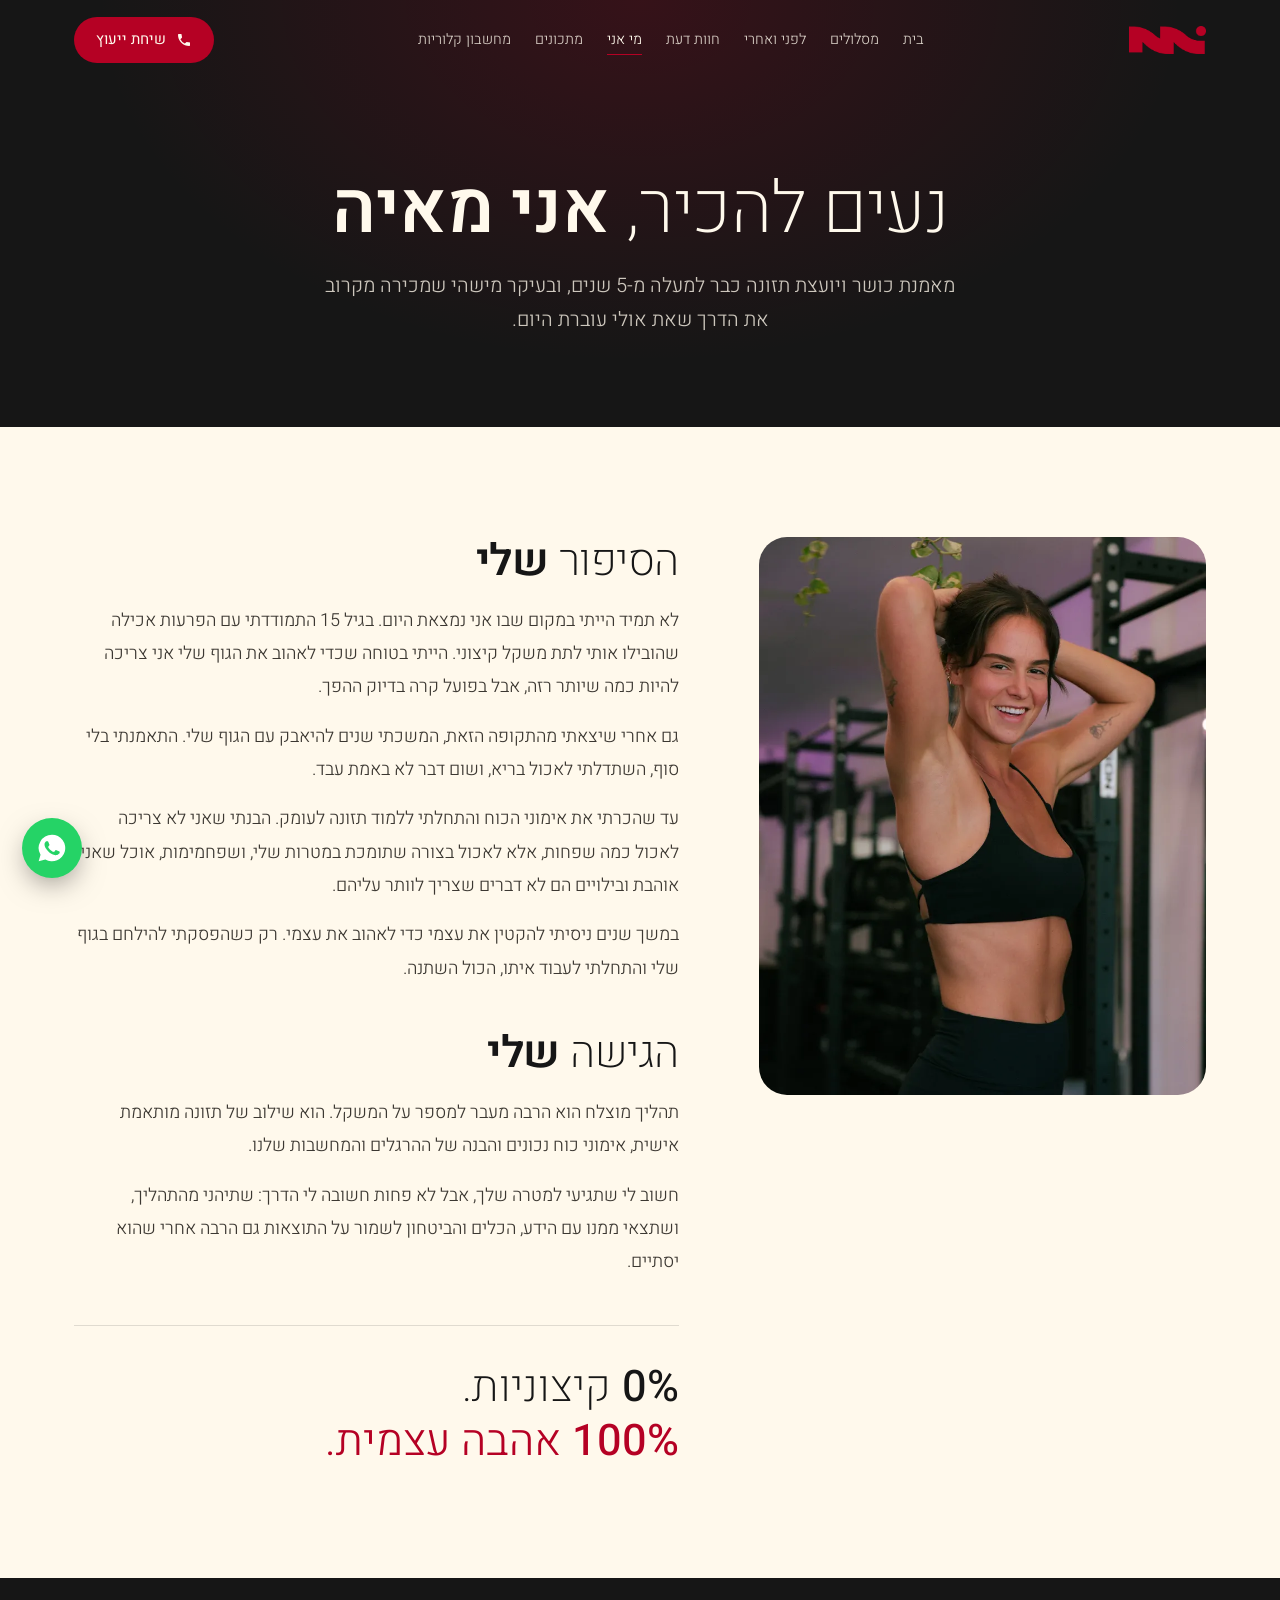
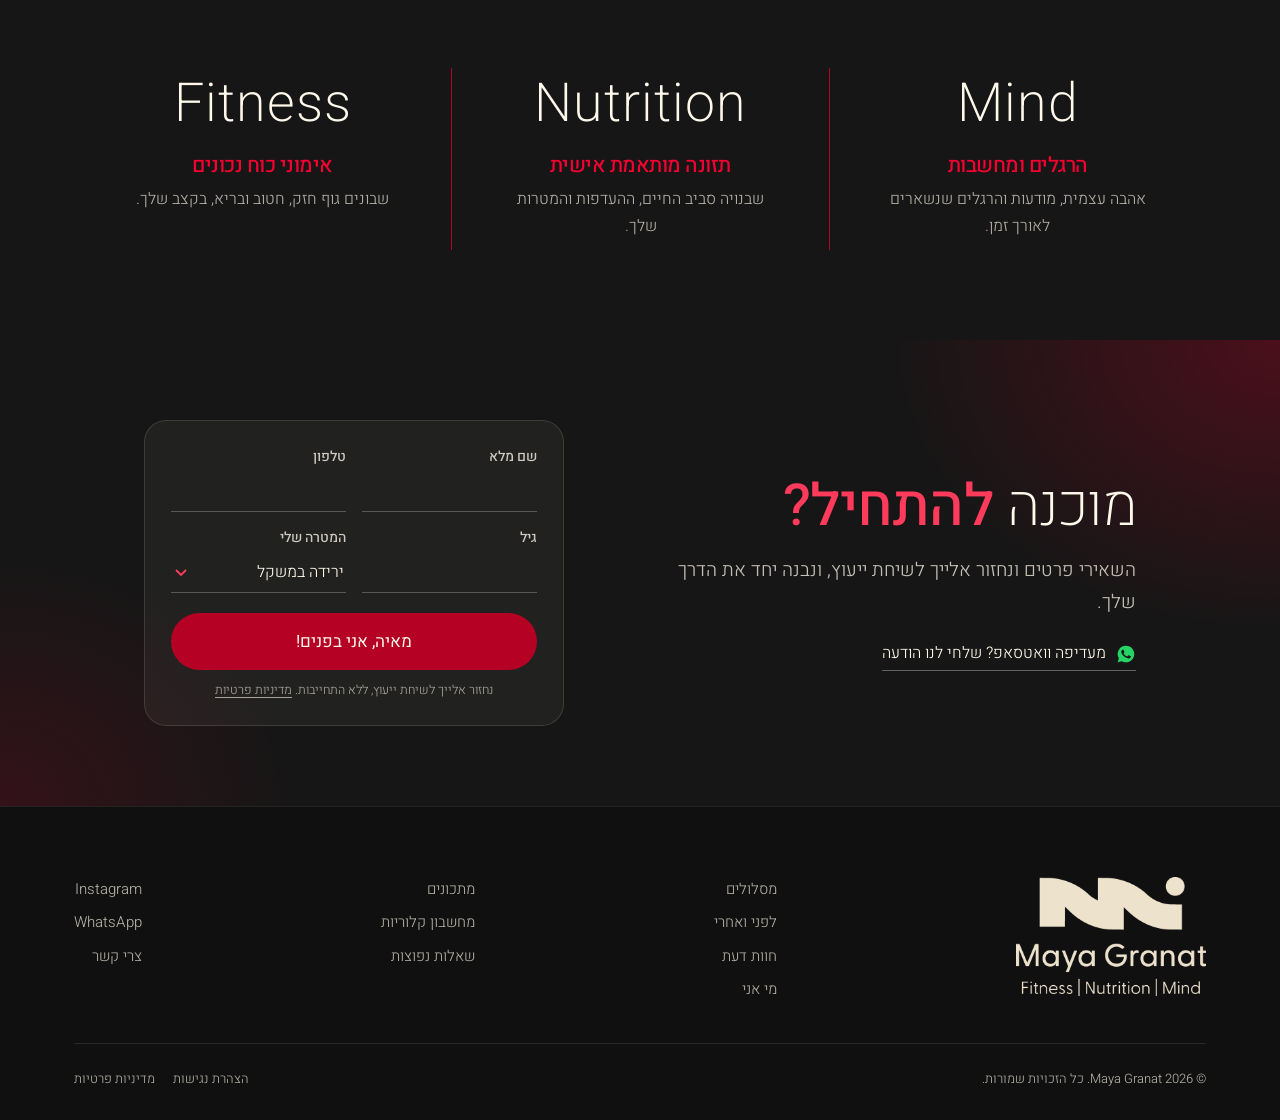
<file: about.html>
<!DOCTYPE html>
<html lang="he" dir="rtl">
<head>
<meta charset="utf-8">
<meta name="viewport" content="width=device-width, initial-scale=1">
<title>מאיה גרנט: מאמנת כושר ויועצת תזונה | מי אני</title>
<meta name="description" content="נעים להכיר, אני מאיה גרנט, מאמנת כושר ויועצת תזונה כבר למעלה מ-5 שנים. ליווי שמשלב תזונה, אימוני כוח ומיינד, עם 0% קיצוניות ו-100% אהבה עצמית.">

<link rel="canonical" href="https://mayagranat.com/about.html">
<meta property="og:title" content="מאיה גרנט: מאמנת כושר ויועצת תזונה | מי אני">
<meta property="og:description" content="נעים להכיר, אני מאיה גרנט, מאמנת כושר ויועצת תזונה כבר למעלה מ-5 שנים. ליווי שמשלב תזונה, אימוני כוח ומיינד, עם 0% קיצוניות ו-100% אהבה עצמית.">
<meta property="og:image" content="https://mayagranat.com/hero-1400.jpg">
<meta property="og:locale" content="he_IL">
<link rel="icon" type="image/png" href="logo-mark-red.png">
<link rel="preconnect" href="https://fonts.googleapis.com">
<link rel="preconnect" href="https://fonts.gstatic.com" crossorigin>
<link href="https://fonts.googleapis.com/css2?family=Heebo:wght@200;300;400;500;600;700&display=swap" rel="stylesheet">
<link rel="stylesheet" href="site.css?v=894cfe0f">
</head>
<body class="page-about">
<a class="skip" href="#main">דלגי לתוכן</a>

<header id="hdr">
  <div class="wrap">
    <a href="index.html" aria-label="מאיה גרנט – דף הבית"><img class="mark" src="logo-mark-red.png" alt="Maya Granat"></a>
    <nav id="nav" aria-label="תפריט ראשי">
      <ul>
        <li><a data-p="index" href="index.html">בית</a></li>
        <li><a data-p="tracks" href="tracks.html">מסלולים</a></li>
        <li><a data-p="results" href="results.html">לפני ואחרי</a></li>
        <li><a data-p="reviews" href="reviews.html">חוות דעת</a></li>
        <li><a data-p="about" href="about.html">מי אני</a></li>
        <li><a data-p="recipes" href="recipes.html">מתכונים</a></li>
        <li><a data-p="calculator" href="calculator.html">מחשבון קלוריות</a></li>
      </ul>
    </nav>
    <a class="btn btn-red hdr-cta" href="tel:+972533232021"><svg viewBox="0 0 24 24" aria-hidden="true"><path d="M6.6 10.8a15.1 15.1 0 0 0 6.6 6.6l2.2-2.2a1 1 0 0 1 1-.25 11.4 11.4 0 0 0 3.6.57 1 1 0 0 1 1 1V20a1 1 0 0 1-1 1A17 17 0 0 1 3 4a1 1 0 0 1 1-1h3.5a1 1 0 0 1 1 1c0 1.25.2 2.45.57 3.57a1 1 0 0 1-.25 1z"/></svg>שיחת ייעוץ</a>
    <button class="burger" aria-label="פתיחת תפריט" aria-controls="nav"><span></span><span></span><span></span></button>
  </div>
</header>

<main id="main">
<section class="page-hero">
  <div class="wrap">
    <h1>נעים להכיר, <b>אני מאיה</b></h1>
    <p class="lead">מאמנת כושר ויועצת תזונה כבר למעלה מ-5 שנים, ובעיקר מישהי שמכירה מקרוב את הדרך שאת אולי עוברת היום.</p>
  </div>
</section>

<section class="ab2">
  <div class="wrap ab2-grid">
    <div class="ab2-photo reveal">
      <picture><source srcset="hero-800.webp" type="image/webp"><img src="hero-1400.jpg" alt="מאיה גרנט" loading="lazy"></picture>
    </div>
    <div class="ab2-text">
      <div class="ab2-block reveal">
        <h2>הסיפור <b>שלי</b></h2>
        <p>לא תמיד הייתי במקום שבו אני נמצאת היום. בגיל 15 התמודדתי עם הפרעות אכילה שהובילו אותי לתת משקל קיצוני. הייתי בטוחה שכדי לאהוב את הגוף שלי אני צריכה להיות כמה שיותר רזה, אבל בפועל קרה בדיוק ההפך.</p>
        <p>גם אחרי שיצאתי מהתקופה הזאת, המשכתי שנים להיאבק עם הגוף שלי. התאמנתי בלי סוף, השתדלתי לאכול בריא, ושום דבר לא באמת עבד.</p>
        <p>עד שהכרתי את אימוני הכוח והתחלתי ללמוד תזונה לעומק. הבנתי שאני לא צריכה לאכול כמה שפחות, אלא לאכול בצורה שתומכת במטרות שלי, ושפחמימות, אוכל שאני אוהבת ובילויים הם לא דברים שצריך לוותר עליהם.</p>
        <p>במשך שנים ניסיתי להקטין את עצמי כדי לאהוב את עצמי. רק כשהפסקתי להילחם בגוף שלי והתחלתי לעבוד איתו, הכול השתנה.</p>
      </div>
      <div class="ab2-block reveal">
        <h2>הגישה <b>שלי</b></h2>
        <p>תהליך מוצלח הוא הרבה מעבר למספר על המשקל. הוא שילוב של תזונה מותאמת אישית, אימוני כוח נכונים והבנה של ההרגלים והמחשבות שלנו.</p>
        <p>חשוב לי שתגיעי למטרה שלך, אבל לא פחות חשובה לי הדרך: שתיהני מהתהליך, ושתצאי ממנו עם הידע, הכלים והביטחון לשמור על התוצאות גם הרבה אחרי שהוא יסתיים.</p>
      </div>
      <div class="ab2-motto reveal"><p><span class="num">0%</span> קיצוניות.</p><p class="r"><span class="num">100%</span> אהבה עצמית.</p></div>
    </div>
  </div>
</section>

<section class="pillars3">
  <div class="wrap">
    <div class="p3-row">
      <div class="p3 reveal"><span class="en">Fitness</span><h3>אימוני כוח נכונים</h3><p>שבונים גוף חזק, חטוב ובריא, בקצב שלך.</p></div>
      <div class="p3 reveal"><span class="en">Nutrition</span><h3>תזונה מותאמת אישית</h3><p>שבנויה סביב החיים, ההעדפות והמטרות שלך.</p></div>
      <div class="p3 reveal"><span class="en">Mind</span><h3>הרגלים ומחשבות</h3><p>אהבה עצמית, מודעות והרגלים שנשארים לאורך זמן.</p></div>
    </div>
  </div>
</section>
<section class="cta-band band2">
  <div class="wrap band-grid">
    <div class="band-text">
      <h2>מוכנה <b>להתחיל?</b></h2>
      <p>השאירי פרטים ונחזור אלייך לשיחת ייעוץ, ונבנה יחד את הדרך שלך.</p>
      <a class="band-wa wa-link" href="#" target="_blank" rel="noopener"><svg viewBox="0 0 24 24" aria-hidden="true"><use href="#wa-i"/></svg>מעדיפה וואטסאפ? שלחי לנו הודעה</a>
    </div>
    <form class="lead-form band-form" novalidate>
      <input type="text" name="_honey" tabindex="-1" autocomplete="off" aria-hidden="true" class="hp">
      <label>שם מלא<input name="name" required autocomplete="name"></label>
      <label>טלפון<input name="phone" type="tel" required autocomplete="tel" inputmode="tel" pattern="[0-9\-\+ ]{9,15}"></label>
      <label>גיל<input name="age" type="number" inputmode="numeric" min="18" max="99" required title="הליווי מיועד לגילאי 18 ומעלה"></label>
      <label>המטרה שלי
        <select name="goal"><option>ירידה במשקל</option><option>חיטוב ועיצוב</option><option>שינוי הרכב גוף</option><option>בניית שריר</option><option>אורח חיים בריא והרגלים</option><option>אחר</option></select>
      </label>
      <button class="btn btn-red" type="submit">מאיה, אני בפנים!</button>
      <p class="note">נחזור אלייך לשיחת ייעוץ, ללא התחייבות. <a href="privacy.html">מדיניות פרטיות</a></p>
      <div class="thanks" role="status"><h3>תודה! קיבלנו את הפרטים</h3><p>נחזור אלייך בהקדם.</p></div>
    </form>
  </div>
</section>
</main>

<footer>
  <div class="wrap">
    <div class="top">
      <a href="index.html"><img class="flogo" src="logo-full-cream.png" alt="Maya Granat"></a>
      <ul><li><a href="tracks.html">מסלולים</a></li><li><a href="results.html">לפני ואחרי</a></li><li><a href="reviews.html">חוות דעת</a></li><li><a href="about.html">מי אני</a></li></ul>
      <ul><li><a href="recipes.html">מתכונים</a></li><li><a href="calculator.html">מחשבון קלוריות</a></li><li><a href="index.html#faq">שאלות נפוצות</a></li></ul>
      <ul><li><a class="ig-link" href="#" target="_blank" rel="noopener">Instagram</a></li><li><a class="wa-link" href="#" target="_blank" rel="noopener">WhatsApp</a></li><li><a href="index.html#contact">צרי קשר</a></li></ul>
    </div>
    <div class="bottom"><span>© <span id="yr"></span> Maya Granat. כל הזכויות שמורות.</span><span class="legal-links"><a href="accessibility.html">הצהרת נגישות</a><a href="privacy.html">מדיניות פרטיות</a></span></div>
  </div>
</footer>

<a class="float-wa wa-link" href="#" target="_blank" rel="noopener" aria-label="שליחת הודעה בוואטסאפ"><svg viewBox="0 0 24 24" aria-hidden="true"><use href="#wa-i"/></svg></a>

<svg width="0" height="0" style="position:absolute" aria-hidden="true"><symbol id="wa-i" viewBox="0 0 24 24"><path d="M12 2a10 10 0 0 0-8.6 15.1L2 22l5-1.3A10 10 0 1 0 12 2zm5.3 14.1c-.2.6-1.3 1.2-1.8 1.2-.5.1-1 .2-3.3-.7-2.8-1.1-4.6-4-4.7-4.2-.1-.2-1.1-1.5-1.1-2.9s.7-2 1-2.3c.2-.3.5-.3.7-.3h.5c.2 0 .4 0 .6.5l.8 2c.1.2.1.4 0 .5l-.3.5-.4.4c-.1.1-.3.3-.1.6.2.3.8 1.3 1.6 2.1 1.1 1 2 1.3 2.3 1.4.3.1.5.1.6-.1l.9-1.1c.2-.3.4-.2.7-.1l1.9.9c.3.1.5.2.5.3.1.2.1.7-.1 1.3z"/></symbol></svg>

<script src="site.js?v=fec2979b"></script>

</body>
</html>
</file>
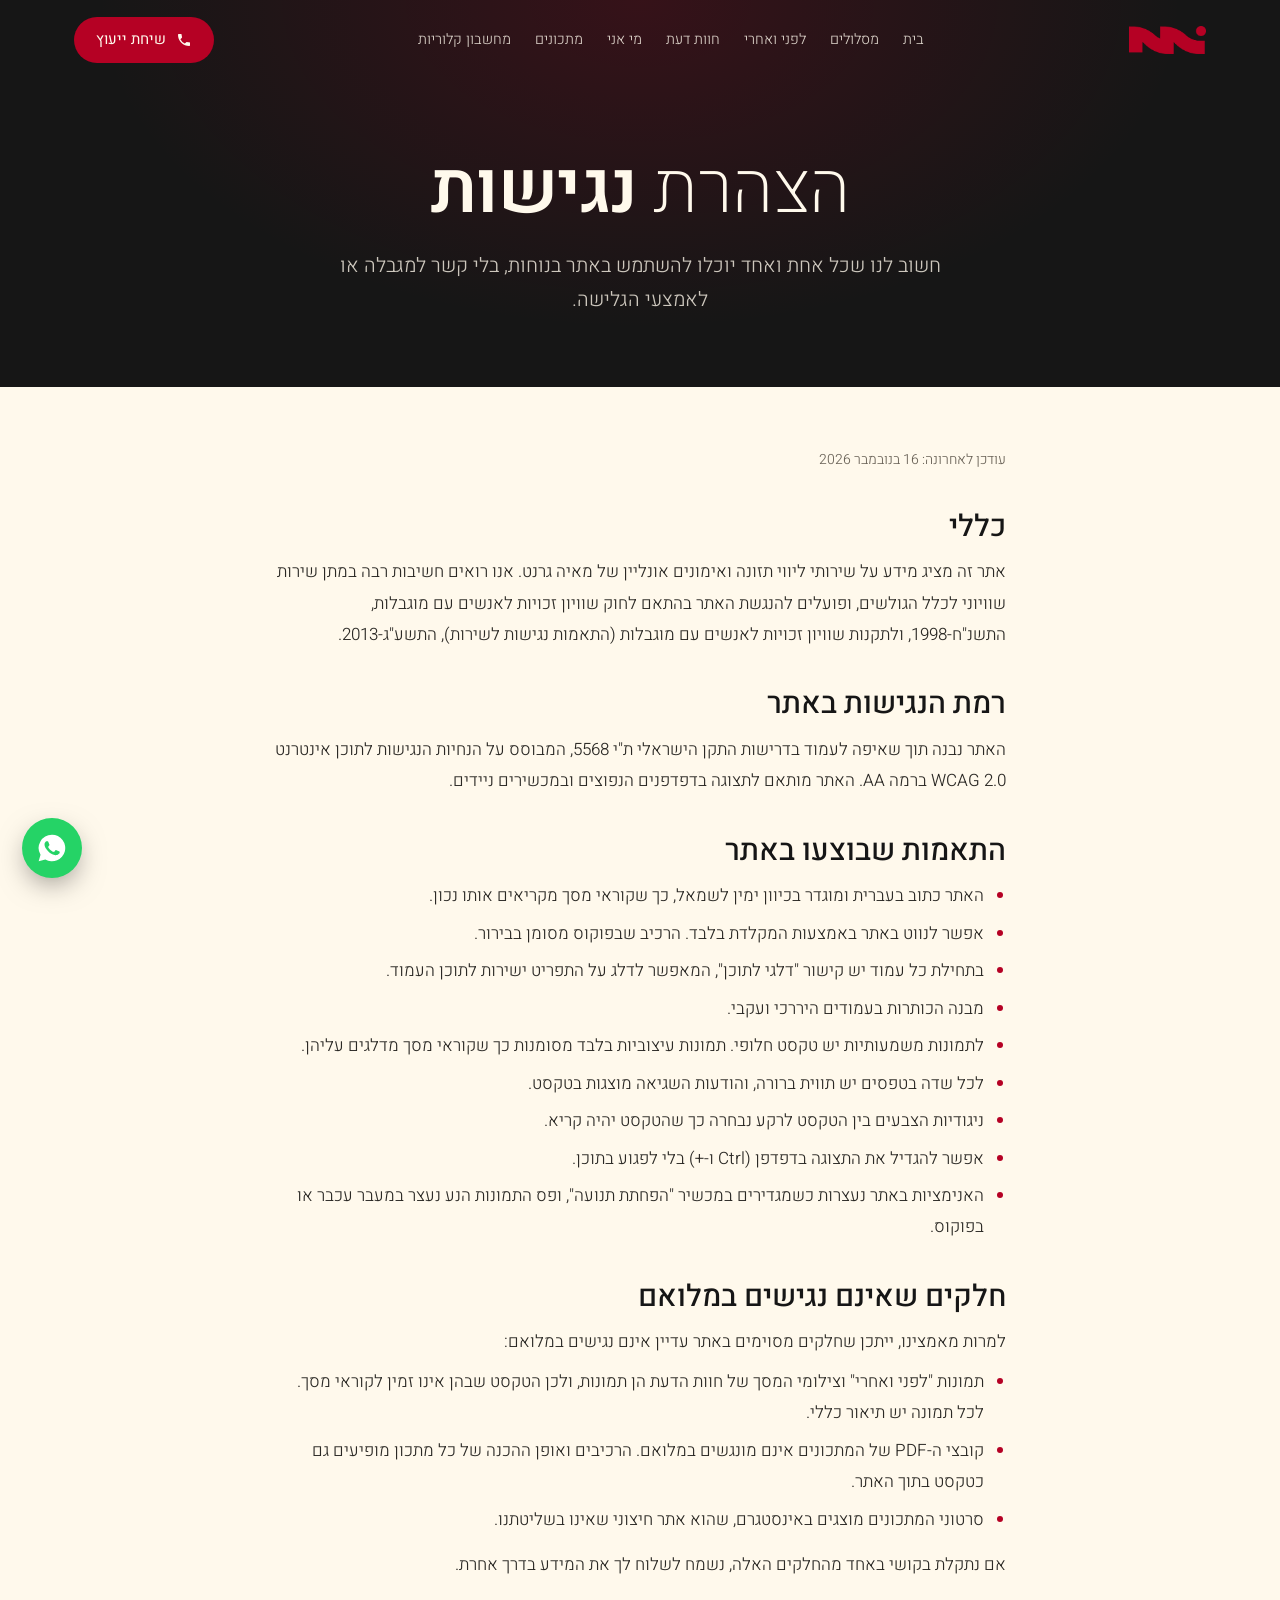
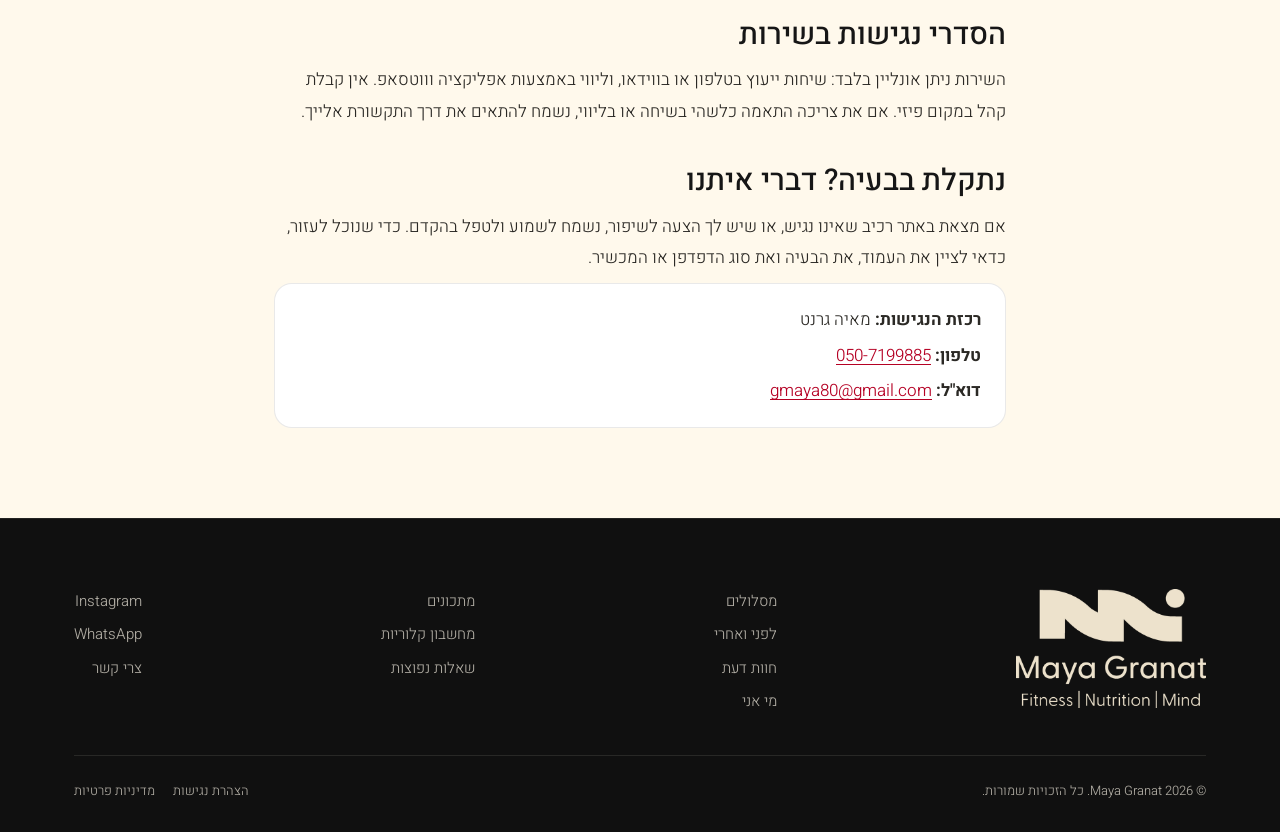
<file: accessibility.html>
<!DOCTYPE html>
<html lang="he" dir="rtl">
<head>
<meta charset="utf-8">
<meta name="viewport" content="width=device-width, initial-scale=1">
<title>הצהרת נגישות | מאיה גרנט</title>
<meta name="description" content="הצהרת הנגישות של אתר מאיה גרנט – ליווי תזונה ואימונים אונליין.">

<link rel="canonical" href="https://mayagranat.com/accessibility.html">
<meta property="og:title" content="הצהרת נגישות | מאיה גרנט">
<meta property="og:description" content="הצהרת הנגישות של אתר מאיה גרנט – ליווי תזונה ואימונים אונליין.">
<meta property="og:image" content="https://mayagranat.com/hero-1400.jpg">
<meta property="og:locale" content="he_IL">
<link rel="icon" type="image/png" href="logo-mark-red.png">
<link rel="preconnect" href="https://fonts.googleapis.com">
<link rel="preconnect" href="https://fonts.gstatic.com" crossorigin>
<link href="https://fonts.googleapis.com/css2?family=Heebo:wght@200;300;400;500;600;700&display=swap" rel="stylesheet">
<link rel="stylesheet" href="site.css?v=894cfe0f">
</head>
<body class="page-accessibility">
<a class="skip" href="#main">דלגי לתוכן</a>

<header id="hdr">
  <div class="wrap">
    <a href="index.html" aria-label="מאיה גרנט – דף הבית"><img class="mark" src="logo-mark-red.png" alt="Maya Granat"></a>
    <nav id="nav" aria-label="תפריט ראשי">
      <ul>
        <li><a data-p="index" href="index.html">בית</a></li>
        <li><a data-p="tracks" href="tracks.html">מסלולים</a></li>
        <li><a data-p="results" href="results.html">לפני ואחרי</a></li>
        <li><a data-p="reviews" href="reviews.html">חוות דעת</a></li>
        <li><a data-p="about" href="about.html">מי אני</a></li>
        <li><a data-p="recipes" href="recipes.html">מתכונים</a></li>
        <li><a data-p="calculator" href="calculator.html">מחשבון קלוריות</a></li>
      </ul>
    </nav>
    <a class="btn btn-red hdr-cta" href="tel:+972533232021"><svg viewBox="0 0 24 24" aria-hidden="true"><path d="M6.6 10.8a15.1 15.1 0 0 0 6.6 6.6l2.2-2.2a1 1 0 0 1 1-.25 11.4 11.4 0 0 0 3.6.57 1 1 0 0 1 1 1V20a1 1 0 0 1-1 1A17 17 0 0 1 3 4a1 1 0 0 1 1-1h3.5a1 1 0 0 1 1 1c0 1.25.2 2.45.57 3.57a1 1 0 0 1-.25 1z"/></svg>שיחת ייעוץ</a>
    <button class="burger" aria-label="פתיחת תפריט" aria-controls="nav"><span></span><span></span><span></span></button>
  </div>
</header>

<main id="main">
<section class="page-hero legal-hero">
  <div class="wrap">
    <h1>הצהרת <b>נגישות</b></h1>
    <p class="lead">חשוב לנו שכל אחת ואחד יוכלו להשתמש באתר בנוחות, בלי קשר למגבלה או לאמצעי הגלישה.</p>
  </div>
</section>
<section class="legal">
  <div class="wrap">
    <p class="updated">עודכן לאחרונה: 16 בנובמבר 2026</p>

    <h2>כללי</h2>
    <p>אתר זה מציג מידע על שירותי ליווי תזונה ואימונים אונליין של מאיה גרנט. אנו רואים חשיבות רבה במתן שירות שוויוני לכלל הגולשים, ופועלים להנגשת האתר בהתאם לחוק שוויון זכויות לאנשים עם מוגבלות, התשנ"ח-1998, ולתקנות שוויון זכויות לאנשים עם מוגבלות (התאמות נגישות לשירות), התשע"ג-2013.</p>

    <h2>רמת הנגישות באתר</h2>
    <p>האתר נבנה תוך שאיפה לעמוד בדרישות התקן הישראלי ת"י 5568, המבוסס על הנחיות הנגישות לתוכן אינטרנט WCAG 2.0 ברמה AA. האתר מותאם לתצוגה בדפדפנים הנפוצים ובמכשירים ניידים.</p>

    <h2>התאמות שבוצעו באתר</h2>
    <ul>
      <li>האתר כתוב בעברית ומוגדר בכיוון ימין לשמאל, כך שקוראי מסך מקריאים אותו נכון.</li>
      <li>אפשר לנווט באתר באמצעות המקלדת בלבד. הרכיב שבפוקוס מסומן בבירור.</li>
      <li>בתחילת כל עמוד יש קישור "דלגי לתוכן", המאפשר לדלג על התפריט ישירות לתוכן העמוד.</li>
      <li>מבנה הכותרות בעמודים היררכי ועקבי.</li>
      <li>לתמונות משמעותיות יש טקסט חלופי. תמונות עיצוביות בלבד מסומנות כך שקוראי מסך מדלגים עליהן.</li>
      <li>לכל שדה בטפסים יש תווית ברורה, והודעות השגיאה מוצגות בטקסט.</li>
      <li>ניגודיות הצבעים בין הטקסט לרקע נבחרה כך שהטקסט יהיה קריא.</li>
      <li>אפשר להגדיל את התצוגה בדפדפן (Ctrl ו-+) בלי לפגוע בתוכן.</li>
      <li>האנימציות באתר נעצרות כשמגדירים במכשיר "הפחתת תנועה", ופס התמונות הנע נעצר במעבר עכבר או בפוקוס.</li>
    </ul>

    <h2>חלקים שאינם נגישים במלואם</h2>
    <p>למרות מאמצינו, ייתכן שחלקים מסוימים באתר עדיין אינם נגישים במלואם:</p>
    <ul>
      <li>תמונות "לפני ואחרי" וצילומי המסך של חוות הדעת הן תמונות, ולכן הטקסט שבהן אינו זמין לקוראי מסך. לכל תמונה יש תיאור כללי.</li>
      <li>קובצי ה-PDF של המתכונים אינם מונגשים במלואם. הרכיבים ואופן ההכנה של כל מתכון מופיעים גם כטקסט בתוך האתר.</li>
      <li>סרטוני המתכונים מוצגים באינסטגרם, שהוא אתר חיצוני שאינו בשליטתנו.</li>
    </ul>
    <p>אם נתקלת בקושי באחד מהחלקים האלה, נשמח לשלוח לך את המידע בדרך אחרת.</p>

    <h2>הסדרי נגישות בשירות</h2>
    <p>השירות ניתן אונליין בלבד: שיחות ייעוץ בטלפון או בווידאו, וליווי באמצעות אפליקציה וווטסאפ. אין קבלת קהל במקום פיזי. אם את צריכה התאמה כלשהי בשיחה או בליווי, נשמח להתאים את דרך התקשורת אלייך.</p>

    <h2>נתקלת בבעיה? דברי איתנו</h2>
    <p>אם מצאת באתר רכיב שאינו נגיש, או שיש לך הצעה לשיפור, נשמח לשמוע ולטפל בהקדם. כדי שנוכל לעזור, כדאי לציין את העמוד, את הבעיה ואת סוג הדפדפן או המכשיר.</p>
    <div class="legal-contact">
      <p><b>רכזת הנגישות:</b> מאיה גרנט</p>
      <p><b>טלפון:</b> <a href="tel:+972507199885">050-7199885</a></p>
      <p><b>דוא"ל:</b> <a href="mailto:gmaya80@gmail.com">gmaya80@gmail.com</a></p>
    </div>
  </div>
</section>
</main>

<footer>
  <div class="wrap">
    <div class="top">
      <a href="index.html"><img class="flogo" src="logo-full-cream.png" alt="Maya Granat"></a>
      <ul><li><a href="tracks.html">מסלולים</a></li><li><a href="results.html">לפני ואחרי</a></li><li><a href="reviews.html">חוות דעת</a></li><li><a href="about.html">מי אני</a></li></ul>
      <ul><li><a href="recipes.html">מתכונים</a></li><li><a href="calculator.html">מחשבון קלוריות</a></li><li><a href="index.html#faq">שאלות נפוצות</a></li></ul>
      <ul><li><a class="ig-link" href="#" target="_blank" rel="noopener">Instagram</a></li><li><a class="wa-link" href="#" target="_blank" rel="noopener">WhatsApp</a></li><li><a href="index.html#contact">צרי קשר</a></li></ul>
    </div>
    <div class="bottom"><span>© <span id="yr"></span> Maya Granat. כל הזכויות שמורות.</span><span class="legal-links"><a href="accessibility.html">הצהרת נגישות</a><a href="privacy.html">מדיניות פרטיות</a></span></div>
  </div>
</footer>

<a class="float-wa wa-link" href="#" target="_blank" rel="noopener" aria-label="שליחת הודעה בוואטסאפ"><svg viewBox="0 0 24 24" aria-hidden="true"><use href="#wa-i"/></svg></a>

<svg width="0" height="0" style="position:absolute" aria-hidden="true"><symbol id="wa-i" viewBox="0 0 24 24"><path d="M12 2a10 10 0 0 0-8.6 15.1L2 22l5-1.3A10 10 0 1 0 12 2zm5.3 14.1c-.2.6-1.3 1.2-1.8 1.2-.5.1-1 .2-3.3-.7-2.8-1.1-4.6-4-4.7-4.2-.1-.2-1.1-1.5-1.1-2.9s.7-2 1-2.3c.2-.3.5-.3.7-.3h.5c.2 0 .4 0 .6.5l.8 2c.1.2.1.4 0 .5l-.3.5-.4.4c-.1.1-.3.3-.1.6.2.3.8 1.3 1.6 2.1 1.1 1 2 1.3 2.3 1.4.3.1.5.1.6-.1l.9-1.1c.2-.3.4-.2.7-.1l1.9.9c.3.1.5.2.5.3.1.2.1.7-.1 1.3z"/></symbol></svg>

<script src="site.js?v=fec2979b"></script>

</body>
</html>
</file>
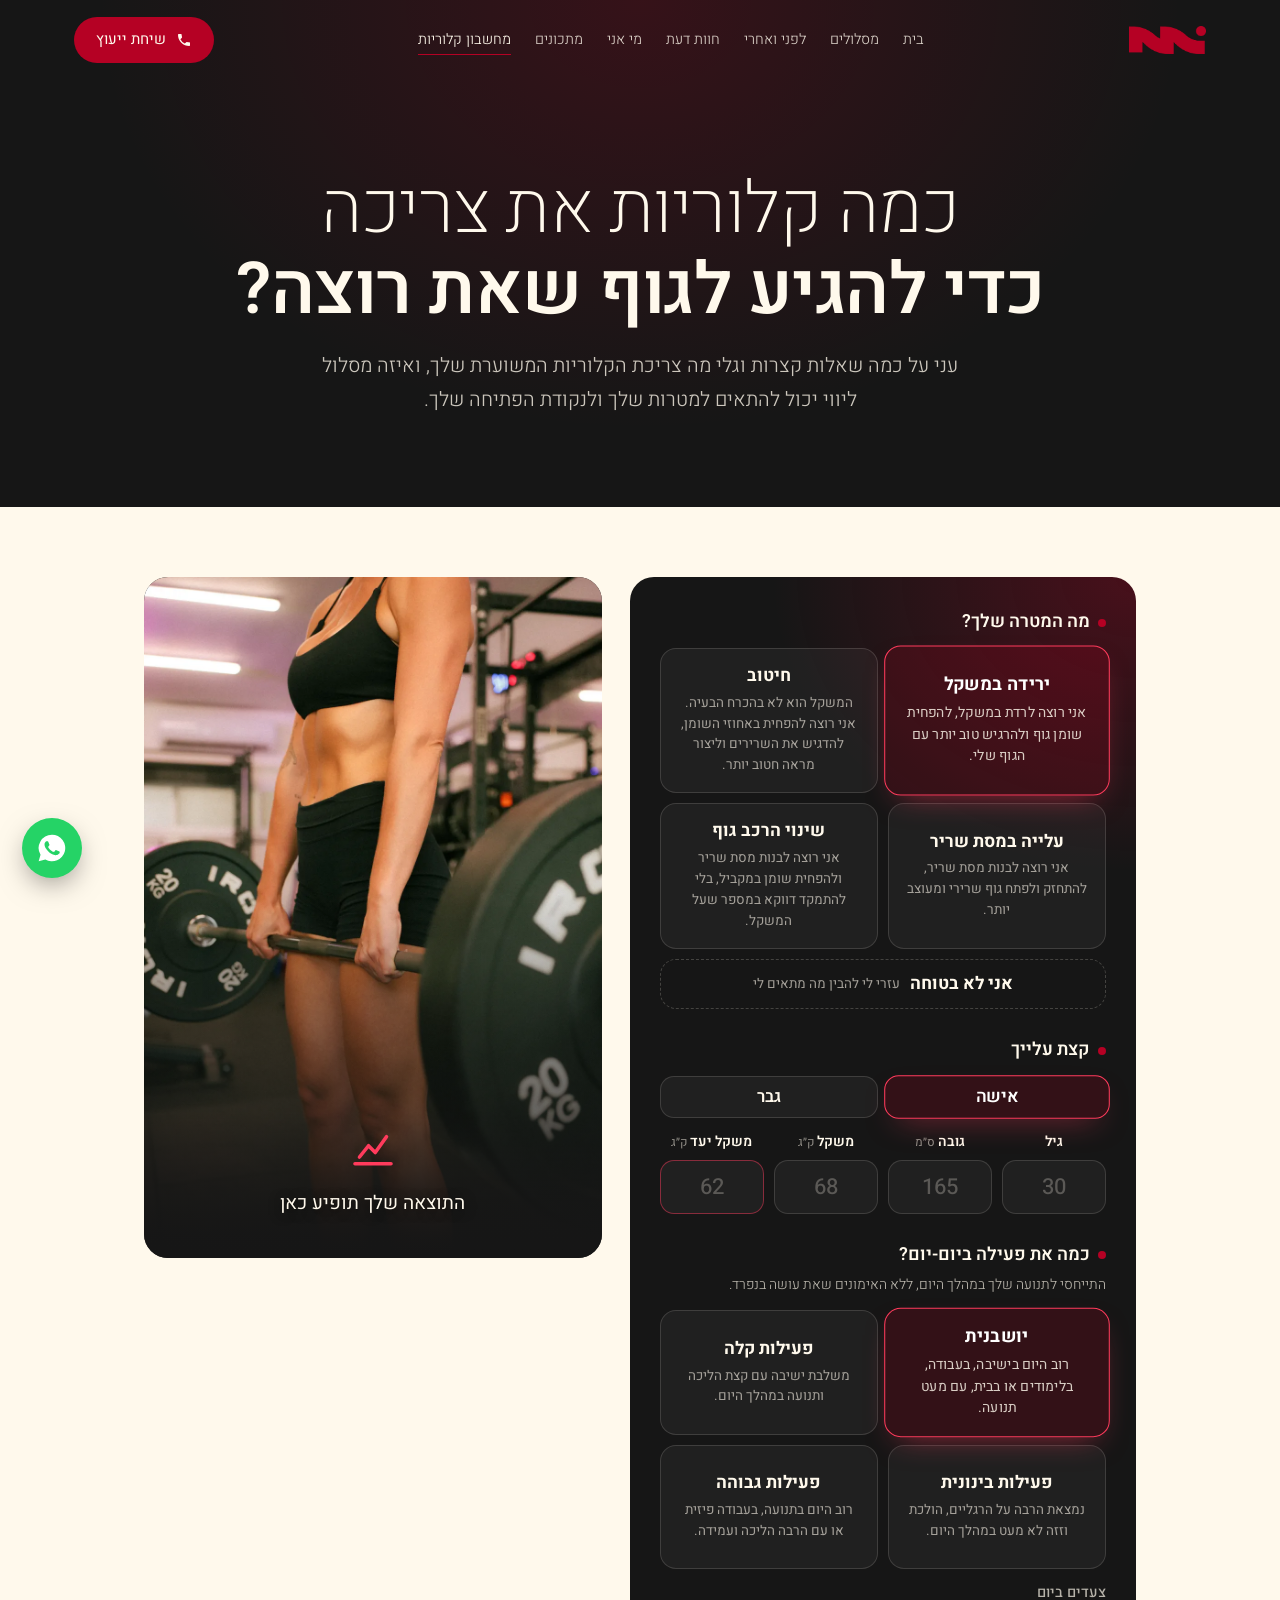
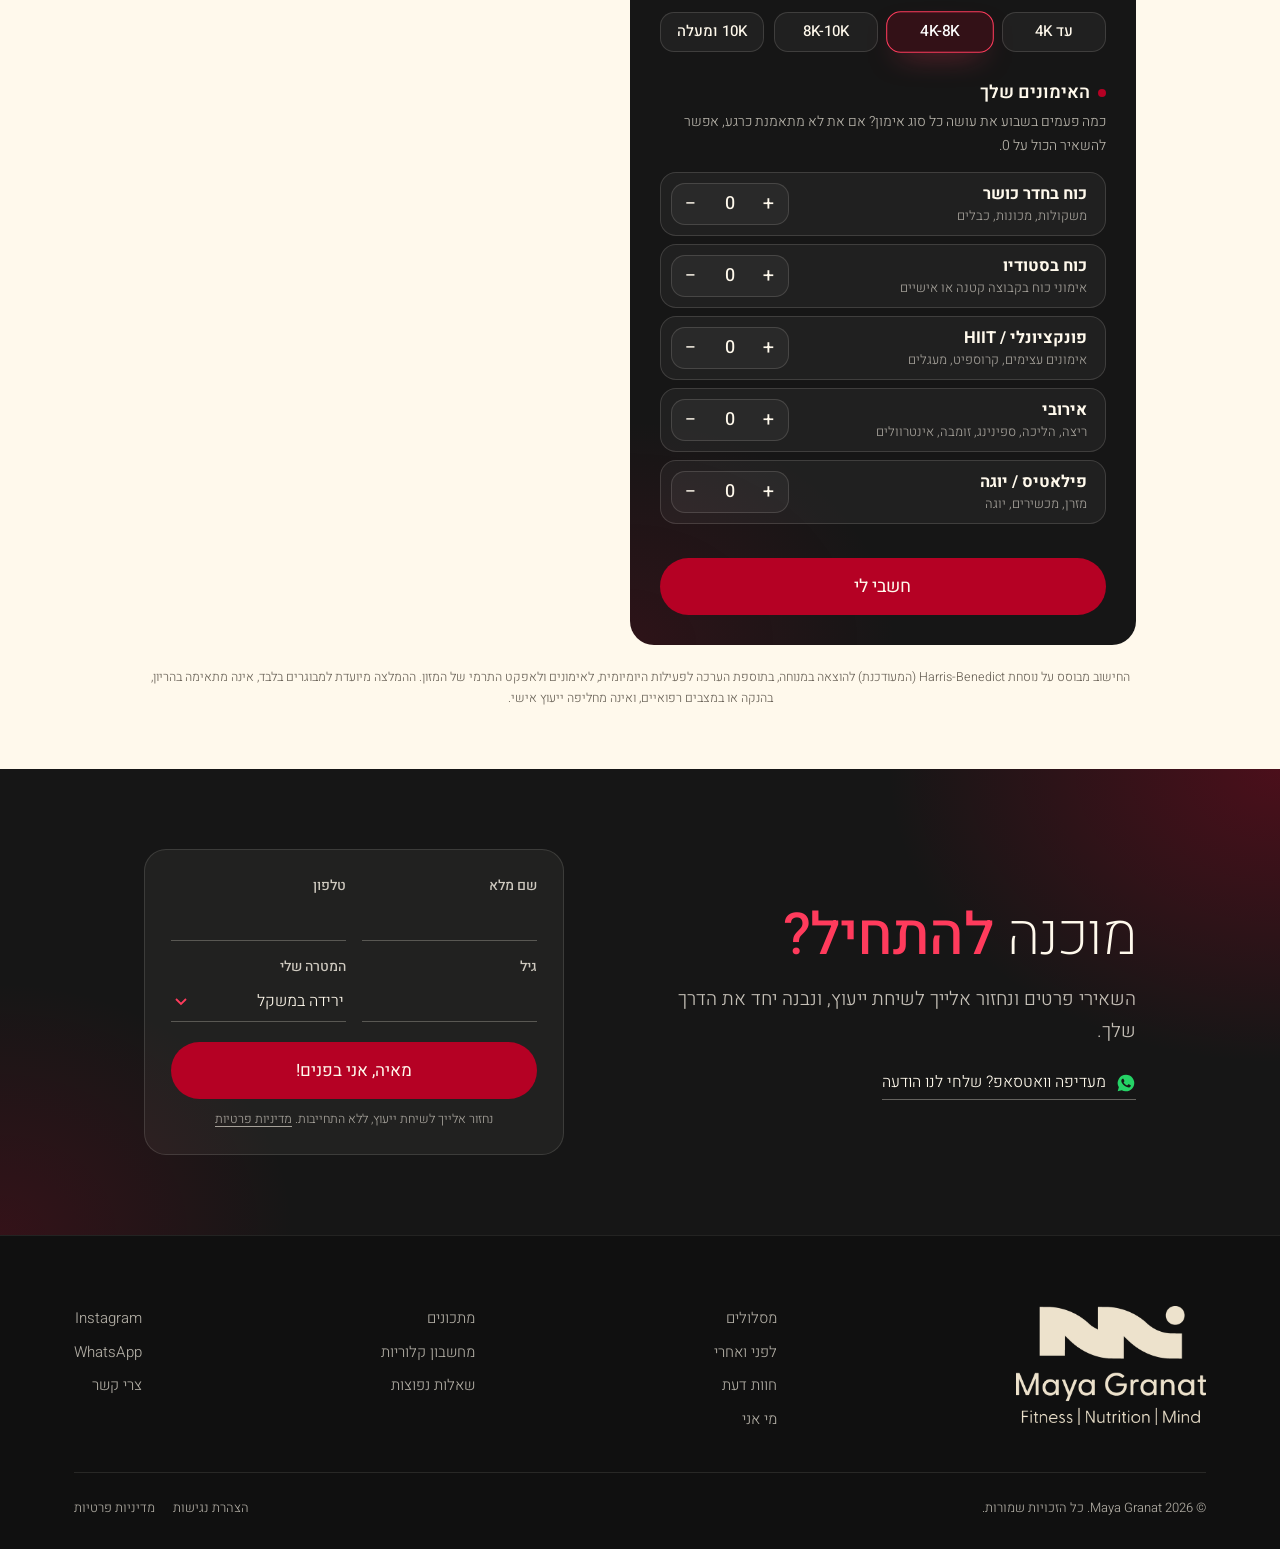
<file: calculator.html>
<!DOCTYPE html>
<html lang="he" dir="rtl">
<head>
<meta charset="utf-8">
<meta name="viewport" content="width=device-width, initial-scale=1">
<title>מחשבון קלוריות לירידה במשקל וחיטוב | מאיה גרנט</title>
<meta name="description" content="מחשבון קלוריות חינמי: כמה הגוף שלך שורף, כמה לאכול כדי לרדת במשקל, לחטב או לבנות שריר, וכמה חלבון את צריכה. כולל המלצה למסלול ליווי.">

<link rel="canonical" href="https://mayagranat.com/calculator.html">
<meta property="og:title" content="מחשבון קלוריות לירידה במשקל וחיטוב | מאיה גרנט">
<meta property="og:description" content="מחשבון קלוריות חינמי: כמה הגוף שלך שורף, כמה לאכול כדי לרדת במשקל, לחטב או לבנות שריר, וכמה חלבון את צריכה. כולל המלצה למסלול ליווי.">
<meta property="og:image" content="https://mayagranat.com/hero-1400.jpg">
<meta property="og:locale" content="he_IL">
<link rel="icon" type="image/png" href="logo-mark-red.png">
<link rel="preconnect" href="https://fonts.googleapis.com">
<link rel="preconnect" href="https://fonts.gstatic.com" crossorigin>
<link href="https://fonts.googleapis.com/css2?family=Heebo:wght@200;300;400;500;600;700&display=swap" rel="stylesheet">
<link rel="stylesheet" href="site.css?v=894cfe0f">
</head>
<body class="page-calculator">
<a class="skip" href="#main">דלגי לתוכן</a>

<header id="hdr">
  <div class="wrap">
    <a href="index.html" aria-label="מאיה גרנט – דף הבית"><img class="mark" src="logo-mark-red.png" alt="Maya Granat"></a>
    <nav id="nav" aria-label="תפריט ראשי">
      <ul>
        <li><a data-p="index" href="index.html">בית</a></li>
        <li><a data-p="tracks" href="tracks.html">מסלולים</a></li>
        <li><a data-p="results" href="results.html">לפני ואחרי</a></li>
        <li><a data-p="reviews" href="reviews.html">חוות דעת</a></li>
        <li><a data-p="about" href="about.html">מי אני</a></li>
        <li><a data-p="recipes" href="recipes.html">מתכונים</a></li>
        <li><a data-p="calculator" href="calculator.html">מחשבון קלוריות</a></li>
      </ul>
    </nav>
    <a class="btn btn-red hdr-cta" href="tel:+972533232021"><svg viewBox="0 0 24 24" aria-hidden="true"><path d="M6.6 10.8a15.1 15.1 0 0 0 6.6 6.6l2.2-2.2a1 1 0 0 1 1-.25 11.4 11.4 0 0 0 3.6.57 1 1 0 0 1 1 1V20a1 1 0 0 1-1 1A17 17 0 0 1 3 4a1 1 0 0 1 1-1h3.5a1 1 0 0 1 1 1c0 1.25.2 2.45.57 3.57a1 1 0 0 1-.25 1z"/></svg>שיחת ייעוץ</a>
    <button class="burger" aria-label="פתיחת תפריט" aria-controls="nav"><span></span><span></span><span></span></button>
  </div>
</header>

<main id="main">
<section class="page-hero">
  <div class="wrap">
    <h1>כמה קלוריות את צריכה<br><b>כדי להגיע לגוף שאת רוצה?</b></h1>
    <p class="lead">עני על כמה שאלות קצרות וגלי מה צריכת הקלוריות המשוערת שלך, ואיזה מסלול ליווי יכול להתאים למטרות שלך ולנקודת הפתיחה שלך.</p>
  </div>
</section>
<section class="wp">
  <div class="wrap wp-grid">
    <form id="wp" class="wp-form" novalidate>
      <fieldset><legend>מה המטרה שלך?</legend>
        <div class="seg2 opt g2" data-name="mode">
          <button type="button" data-v="loss" class="on"><b>ירידה במשקל</b><small>אני רוצה לרדת במשקל, להפחית שומן גוף ולהרגיש טוב יותר עם הגוף שלי.</small></button>
          <button type="button" data-v="cut"><b>חיטוב</b><small>המשקל הוא לא בהכרח הבעיה. אני רוצה להפחית באחוזי השומן, להדגיש את השרירים וליצור מראה חטוב יותר.</small></button>
          <button type="button" data-v="gain"><b>עלייה במסת שריר</b><small>אני רוצה לבנות מסת שריר, להתחזק ולפתח גוף שרירי ומעוצב יותר.</small></button>
          <button type="button" data-v="recomp"><b>שינוי הרכב גוף</b><small>אני רוצה לבנות מסת שריר ולהפחית שומן במקביל, בלי להתמקד דווקא במספר שעל המשקל.</small></button>
          <button type="button" data-v="unsure" class="wide"><b>אני לא בטוחה</b><small>עזרי לי להבין מה מתאים לי</small></button>
        </div>
        <div class="unsure">
          <p class="uq"><span>1</span>מה הכי היית רוצה לשנות בגוף שלך?</p>
          <p class="uqs">אפשר לבחור יותר מתשובה אחת</p>
          <div class="seg2 opt g2 quiz multi" data-name="q1"><button type="button" data-v="0"><b>לרדת משמעותית במשקל</b></button><button type="button" data-v="1"><b>להוריד כמה קילוגרמים</b></button><button type="button" data-v="2"><b>לצמצם היקפים, בעיקר בבטן ובמותניים</b></button><button type="button" data-v="3"><b>להיראות מוצקה וחטובה יותר</b></button><button type="button" data-v="4"><b>לבנות מסת שריר ולעצב את הגוף</b></button><button type="button" data-v="5"><b>להתחזק ולהרגיש בכושר טוב יותר</b></button></div>
          <p class="uq"><span>2</span>איך את מרגישה לגבי המשקל שלך היום?</p>
          <div class="seg2 opt quiz q3c" data-name="q2"><button type="button" data-v="0"><b>אני רוצה לרדת במשקל</b></button><button type="button" data-v="1"><b>המשקל שלי תקין, אבל הגוף לא מוצק ומוגדר מספיק</b></button><button type="button" data-v="2"><b>אני רוצה לעלות במשקל או במסת שריר</b></button></div>
          <p class="uq"><span>3</span>מה הכי מתאר אותך כרגע?</p>
          <div class="seg2 opt g2 quiz" data-name="q3"><button type="button" data-v="0"><b>אני מתאמנת ולא רואה תוצאות</b></button><button type="button" data-v="1"><b>אני אוכלת בריא, אבל לא מצליחה לרדת במשקל</b></button><button type="button" data-v="2"><b>אני מתחילה דיאטות ולא מצליחה להתמיד</b></button><button type="button" data-v="3"><b>אני רוצה להתחיל להתאמן, אבל לא יודעת איך</b></button><button type="button" data-v="4"><b>אני יורדת במשקל, אבל לא מרוצה ממראה הגוף</b></button><button type="button" data-v="5"><b>אני מתאמנת בסטודיו, אבל לא רואה שינוי בגוף</b></button></div>
          <p class="uans" id="uAns" hidden></p>
        </div>
      </fieldset>
      <fieldset><legend>קצת עלייך</legend>
        <div class="seg2" data-name="sex"><button type="button" data-v="f" class="on"><b>אישה</b></button><button type="button" data-v="m"><b>גבר</b></button></div>
        <div class="wp-nums">
          <label><span>גיל</span><input name="age" type="number" inputmode="numeric" placeholder="30"></label>
          <label><span>גובה <small>ס״מ</small></span><input name="height" type="number" inputmode="numeric" placeholder="165"></label>
          <label><span>משקל <small>ק״ג</small></span><input name="weight" type="number" inputmode="decimal" step="0.1" placeholder="68"></label>
          <label class="goal l-only"><span>משקל יעד <small>ק״ג</small></span><input name="target" type="number" inputmode="decimal" step="0.1" placeholder="62"></label>
        </div>
      </fieldset>
      <fieldset><legend>כמה את פעילה ביום-יום?</legend>
        <p class="wp-hint">התייחסי לתנועה שלך במהלך היום, ללא האימונים שאת עושה בנפרד.</p>
        <div class="seg2 opt g2" data-name="job">
          <button type="button" data-v="0" class="on"><b>יושבנית</b><small>רוב היום בישיבה, בעבודה, בלימודים או בבית, עם מעט תנועה.</small></button>
          <button type="button" data-v="100"><b>פעילות קלה</b><small>משלבת ישיבה עם קצת הליכה ותנועה במהלך היום.</small></button>
          <button type="button" data-v="220"><b>פעילות בינונית</b><small>נמצאת הרבה על הרגליים, הולכת וזזה לא מעט במהלך היום.</small></button>
          <button type="button" data-v="350"><b>פעילות גבוהה</b><small>רוב היום בתנועה, בעבודה פיזית או עם הרבה הליכה ועמידה.</small></button>
        </div>
        <div class="wp-sub"><span>צעדים ביום</span><div class="seg2 four" data-name="steps"><button type="button" data-v="3000"><b>עד <bdi>4K</bdi></b></button><button type="button" data-v="6000" class="on"><b><bdi>4K-8K</bdi></b></button><button type="button" data-v="9000"><b><bdi>8K-10K</bdi></b></button><button type="button" data-v="12000"><b><bdi>10K</bdi> ומעלה</b></button></div></div>
      </fieldset>
      <fieldset><legend>האימונים שלך</legend>
        <p class="wp-hint">כמה פעמים בשבוע את עושה כל סוג אימון? אם את לא מתאמנת כרגע, אפשר להשאיר הכול על 0.</p>
        <div class="tr-list">
          <div class="tr-row" data-met="5"><div class="tr-t"><b>כוח בחדר כושר</b><small>משקולות, מכונות, כבלים</small></div><div class="stepper"><button type="button" data-d="1" aria-label="עוד אימון כוח בחדר כושר">+</button><input type="number" inputmode="numeric" min="0" max="14" value="0" aria-label="כוח בחדר כושר בשבוע"><button type="button" data-d="-1" aria-label="פחות אימוני כוח בחדר כושר">−</button></div></div>
          <div class="tr-row" data-met="5"><div class="tr-t"><b>כוח בסטודיו</b><small>אימוני כוח בקבוצה קטנה או אישיים</small></div><div class="stepper"><button type="button" data-d="1" aria-label="עוד אימון כוח בסטודיו">+</button><input type="number" inputmode="numeric" min="0" max="14" value="0" aria-label="כוח בסטודיו בשבוע"><button type="button" data-d="-1" aria-label="פחות אימוני כוח בסטודיו">−</button></div></div>
          <div class="tr-row" data-met="7"><div class="tr-t"><b>פונקציונלי / HIIT</b><small>אימונים עצימים, קרוספיט, מעגלים</small></div><div class="stepper"><button type="button" data-d="1" aria-label="עוד אימון פונקציונלי / HIIT">+</button><input type="number" inputmode="numeric" min="0" max="14" value="0" aria-label="פונקציונלי / HIIT בשבוע"><button type="button" data-d="-1" aria-label="פחות אימוני פונקציונלי / HIIT">−</button></div></div>
          <div class="tr-row" data-met="6"><div class="tr-t"><b>אירובי</b><small>ריצה, הליכה, ספינינג, זומבה, אינטרוולים</small></div><div class="stepper"><button type="button" data-d="1" aria-label="עוד אימון אירובי">+</button><input type="number" inputmode="numeric" min="0" max="14" value="0" aria-label="אירובי בשבוע"><button type="button" data-d="-1" aria-label="פחות אימוני אירובי">−</button></div></div>
          <div class="tr-row" data-met="3"><div class="tr-t"><b>פילאטיס / יוגה</b><small>מזרן, מכשירים, יוגה</small></div><div class="stepper"><button type="button" data-d="1" aria-label="עוד אימון פילאטיס / יוגה">+</button><input type="number" inputmode="numeric" min="0" max="14" value="0" aria-label="פילאטיס / יוגה בשבוע"><button type="button" data-d="-1" aria-label="פחות אימוני פילאטיס / יוגה">−</button></div></div>
        </div>
      </fieldset>
      <button class="btn btn-red wp-go" type="submit">חשבי לי</button>
      <p class="wp-err" id="wpErr" hidden></p>
    </form>

    <div class="wp-res" id="wpRes">
      <div class="wp-empty">
        <svg viewBox="0 0 24 24" aria-hidden="true"><path d="M4 19h16M6 16l4-5 3 3 5-7"/></svg>
        <p>התוצאה שלך תופיע כאן</p>
      </div>
    </div>
  </div>
  <p class="wp-note wrap">החישוב מבוסס על נוסחת Harris-Benedict (המעודכנת) להוצאה במנוחה, בתוספת הערכה לפעילות היומיומית, לאימונים ולאפקט התרמי של המזון. ההמלצה מיועדת למבוגרים בלבד, אינה מתאימה בהריון, בהנקה או במצבים רפואיים, ואינה מחליפה ייעוץ אישי.</p>
</section>
<section class="cta-band band2">
  <div class="wrap band-grid">
    <div class="band-text">
      <h2>מוכנה <b>להתחיל?</b></h2>
      <p>השאירי פרטים ונחזור אלייך לשיחת ייעוץ, ונבנה יחד את הדרך שלך.</p>
      <a class="band-wa wa-link" href="#" target="_blank" rel="noopener"><svg viewBox="0 0 24 24" aria-hidden="true"><use href="#wa-i"/></svg>מעדיפה וואטסאפ? שלחי לנו הודעה</a>
    </div>
    <form class="lead-form band-form" novalidate>
      <input type="text" name="_honey" tabindex="-1" autocomplete="off" aria-hidden="true" class="hp">
      <label>שם מלא<input name="name" required autocomplete="name"></label>
      <label>טלפון<input name="phone" type="tel" required autocomplete="tel" inputmode="tel" pattern="[0-9\-\+ ]{9,15}"></label>
      <label>גיל<input name="age" type="number" inputmode="numeric" min="18" max="99" required title="הליווי מיועד לגילאי 18 ומעלה"></label>
      <label>המטרה שלי
        <select name="goal"><option>ירידה במשקל</option><option>חיטוב ועיצוב</option><option>שינוי הרכב גוף</option><option>בניית שריר</option><option>אורח חיים בריא והרגלים</option><option>אחר</option></select>
      </label>
      <button class="btn btn-red" type="submit">מאיה, אני בפנים!</button>
      <p class="note">נחזור אלייך לשיחת ייעוץ, ללא התחייבות. <a href="privacy.html">מדיניות פרטיות</a></p>
      <div class="thanks" role="status"><h3>תודה! קיבלנו את הפרטים</h3><p>נחזור אלייך בהקדם.</p></div>
    </form>
  </div>
</section>
</main>

<footer>
  <div class="wrap">
    <div class="top">
      <a href="index.html"><img class="flogo" src="logo-full-cream.png" alt="Maya Granat"></a>
      <ul><li><a href="tracks.html">מסלולים</a></li><li><a href="results.html">לפני ואחרי</a></li><li><a href="reviews.html">חוות דעת</a></li><li><a href="about.html">מי אני</a></li></ul>
      <ul><li><a href="recipes.html">מתכונים</a></li><li><a href="calculator.html">מחשבון קלוריות</a></li><li><a href="index.html#faq">שאלות נפוצות</a></li></ul>
      <ul><li><a class="ig-link" href="#" target="_blank" rel="noopener">Instagram</a></li><li><a class="wa-link" href="#" target="_blank" rel="noopener">WhatsApp</a></li><li><a href="index.html#contact">צרי קשר</a></li></ul>
    </div>
    <div class="bottom"><span>© <span id="yr"></span> Maya Granat. כל הזכויות שמורות.</span><span class="legal-links"><a href="accessibility.html">הצהרת נגישות</a><a href="privacy.html">מדיניות פרטיות</a></span></div>
  </div>
</footer>

<a class="float-wa wa-link" href="#" target="_blank" rel="noopener" aria-label="שליחת הודעה בוואטסאפ"><svg viewBox="0 0 24 24" aria-hidden="true"><use href="#wa-i"/></svg></a>

<svg width="0" height="0" style="position:absolute" aria-hidden="true"><symbol id="wa-i" viewBox="0 0 24 24"><path d="M12 2a10 10 0 0 0-8.6 15.1L2 22l5-1.3A10 10 0 1 0 12 2zm5.3 14.1c-.2.6-1.3 1.2-1.8 1.2-.5.1-1 .2-3.3-.7-2.8-1.1-4.6-4-4.7-4.2-.1-.2-1.1-1.5-1.1-2.9s.7-2 1-2.3c.2-.3.5-.3.7-.3h.5c.2 0 .4 0 .6.5l.8 2c.1.2.1.4 0 .5l-.3.5-.4.4c-.1.1-.3.3-.1.6.2.3.8 1.3 1.6 2.1 1.1 1 2 1.3 2.3 1.4.3.1.5.1.6-.1l.9-1.1c.2-.3.4-.2.7-.1l1.9.9c.3.1.5.2.5.3.1.2.1.7-.1 1.3z"/></symbol></svg>

<script src="site.js?v=fec2979b"></script>
<script>
(() => {
  const f = document.getElementById('wp'), out = document.getElementById('wpRes'), err = document.getElementById('wpErr'), uAns = document.getElementById('uAns');
  const val = n => { const b = f.querySelector('.seg2[data-name="' + n + '"] .on'); return b ? b.dataset.v : null; };
  const NAMES = {loss: 'ירידה במשקל', cut: 'חיטוב', recomp: 'שינוי הרכב גוף', gain: 'עלייה במסת שריר'};
  // שאלון "לא בטוחה": כל תשובה נותנת נקודות למטרות, והמטרה עם הכי הרבה נקודות נבחרת
  const SC = {q1: [{loss: 3}, {cut: 2, loss: 1}, {cut: 2, recomp: 1}, {recomp: 2, cut: 1}, {gain: 2, recomp: 1}, {recomp: 1, gain: 1}],
              q2: [{loss: 2, cut: 1}, {recomp: 2, cut: 1}, {gain: 3}],
              q3: [{recomp: 1, cut: 1}, {loss: 1, cut: 1}, {loss: 1}, {recomp: 1, loss: 1}, {recomp: 2, cut: 1}, {recomp: 2}]};
  const TIE = [['loss', 'cut', 'recomp', 'gain'], ['recomp', 'cut', 'gain', 'loss'], ['gain', 'recomp', 'cut', 'loss']];
  const Q3TXT = ['כשמתאמנים ולא רואים תוצאות, בדרך כלל מה שחסר הוא התזונה וההתאמה האישית.',
                 'אוכל בריא זו התחלה מצוינת. מה שעושה את ההבדל הוא הכמויות וההתאמה לגוף שלך.',
                 'בלי דיאטות קיצוניות: נבנה תפריט שאפשר לחיות איתו, עם ליווי שעוזר להתמיד.',
                 'מתחילות בדיוק מאיפה שאת נמצאת, עם תוכנית אימונים ברורה ובקצב שמתאים לך.',
                 'כשהמשקל יורד אבל הגוף לא משתנה, הפתרון הוא בדרך כלל אימוני כוח ומספיק חלבון.',
                 'כדי לראות שינוי בגוף, נשלב בהדרגה אימוני כוח עם התקדמות, לצד מה שאת אוהבת.'];
  const quiz = () => {
    const q1 = [...f.querySelectorAll('[data-name=q1] .on')].map(b => +b.dataset.v), a = [val('q2'), val('q3')];
    if (!q1.length || a.includes(null)) return null;
    const t = {loss: 0, cut: 0, recomp: 0, gain: 0}, add = o => Object.entries(o).forEach(([k, n]) => t[k] += n);
    q1.forEach(v => add(SC.q1[v])); add(SC.q2[+a[0]]); add(SC.q3[+a[1]]);
    return TIE[+a[0]].reduce((best, k) => t[k] > t[best] ? k : best);
  };
  const goal = () => val('mode') === 'unsure' ? quiz() : val('mode');
  const rows = [...f.querySelectorAll('.tr-row')];
  const cnt = r => { const i = r.querySelector('input'); return Math.max(0, Math.min(14, parseInt(i.value) || 0)); };
  const sync = () => {
    const m = goal(), uns = val('mode') === 'unsure';
    f.classList.toggle('is-unsure', uns);
    f.classList.toggle('not-loss', m !== 'loss');
    rows.forEach(r => r.classList.toggle('on', cnt(r) > 0));
    uAns.hidden = !(uns && m);
    if (uns && m) uAns.innerHTML = 'לפי התשובות שלך, המטרה שמתאימה לך היא <b>' + NAMES[m] + '</b>.<small>' + Q3TXT[+val('q3')] + '</small>';
  };
  f.querySelectorAll('.seg2').forEach(g => g.addEventListener('click', e => {
    const b = e.target.closest('button'); if (!b) return;
    if (g.classList.contains('multi')) b.classList.toggle('on'); else g.querySelectorAll('button').forEach(x => x.classList.toggle('on', x === b));
    sync();
    if (out.dataset.done) f.requestSubmit();
  }));
  rows.forEach(r => {
    const i = r.querySelector('input');
    r.querySelector('.stepper').addEventListener('click', e => {
      const b = e.target.closest('button'); if (!b) return;
      i.value = Math.max(0, Math.min(14, cnt(r) + +b.dataset.d)); sync();
      if (out.dataset.done) f.requestSubmit();
    });
    i.addEventListener('input', sync);
  });
  sync();
  const fmt = n => Math.round(n).toLocaleString('he-IL');
  const kg = n => (Math.round(n * 10) / 10).toString();
  // Harris-Benedict (Roza & Shizgal revision)
  const bmrF = (w, h, a, sex) => sex === 'm' ? 88.362 + 13.397 * w + 4.799 * h - 5.677 * a : 447.593 + 9.247 * w + 3.098 * h - 4.330 * a;
  const parts = (w, h, a, o) => {
    const B = bmrF(w, h, a, o.sex);
    const N = o.steps * w * 0.00055 + o.job;              // NEAT: steps + daily activity
    const E = o.eat * w / 7;                               // EAT: ~60 min sessions, sum of (MET-1) per week
    const T = 0.1 * (B + N + E);                            // TEF
    return {B, N, E, T, total: B + N + E + T};
  };
  // הגבול התחתון האישי: לא פחות מההוצאה במנוחה (BMR), לא יותר מ-25% גירעון מההוצאה היומית, ואף פעם לא מתחת ל-1,200 / 1,500
  const floorOf = (P, sex) => Math.ceil(Math.max(sex === 'm' ? 1500 : 1200, P.B, P.total * 0.75) / 10) * 10;
  const sim = (I, w0, h, a, o, D) => { let w = w0; const pts = [w0];
    for (let d = 1; d <= D; d++) { w += (I - parts(w, h, a, o).total) / 7700; if (d % 7 === 0) pts.push(w); } return {w, pts}; };
  const solve = (w0, wt, h, a, o, D) => { let lo = 600, hi = 6000;
    for (let i = 0; i < 50; i++) { const m = (lo + hi) / 2; sim(m, w0, h, a, o, D).w > wt ? hi = m : lo = m; } return (lo + hi) / 2; };
  const TR = {4: 'להתחיל נכון', 6: 'שינוי שנשאר', 10: 'תהליך עמוק'};
  let chosen = null;
  out.addEventListener('click', e => { const b = e.target.closest('[data-m]'); if (!b) return; chosen = +b.dataset.m; f.requestSubmit(); });
  f.addEventListener('submit', e => {
    e.preventDefault();
    const mode = goal();
    if (!mode) { err.textContent = 'עני על שלוש השאלות למעלה, כדי שנדע מה המטרה שמתאימה לך.'; err.hidden = false; return; }
    const g = n => parseFloat(f.elements[n].value);
    const a = g('age'), h = g('height'), w0 = g('weight'), wt = mode === 'loss' ? g('target') : w0;
    const ok = a >= 18 && a <= 90 && h >= 130 && h <= 220 && w0 >= 35 && w0 <= 250 && (mode !== 'loss' || (wt >= 35 && wt < w0));
    if (!ok) { err.textContent = mode === 'loss' && wt >= w0 ? 'משקל היעד צריך להיות נמוך מהמשקל הנוכחי. אם המטרה שלך היא חיטוב או בנייה, בחרי מטרה אחרת למעלה.' : 'נא למלא גיל (18+), גובה ומשקל' + (mode === 'loss' ? ' ומשקל יעד.' : '.'); err.hidden = false; return; }
    err.hidden = true;
    const tr = rows.map(r => ({n: cnt(r), met: +r.dataset.met, name: r.querySelector('b').textContent}));
    const o = {sex: val('sex'), job: +val('job'), steps: +val('steps'), train: tr.reduce((t, x) => t + x.n, 0), eat: tr.reduce((t, x) => t + x.n * (x.met - 1), 0)};
    const strength = tr[0].n + tr[1].n + tr[2].n;
    const P = parts(w0, h, a, o), fl = floorOf(P, o.sex);
    let kcal, prot, rec, label, extra = '', chart = '', warn = '';
    if (mode === 'loss') {
      const weeks = (w0 - wt) / (w0 * 0.006);
      rec = 11;
      for (const M of [4, 6, 10]) if (weeks <= M * 4.33 && solve(w0, wt, h, a, o, Math.round(M * 30.4)) >= fl) { rec = M; break; }
      const M = chosen || Math.min(rec, 10), D = Math.round(M * 30.4);
      let I = solve(w0, wt, h, a, o, D), end = wt;
      if (I < fl) {
        I = fl; end = sim(fl, w0, h, a, o, D).w;
        warn = 'כדי להגיע ל-' + wt + ' ק״ג תוך ' + M + ' חודשים, צריך לאכול פחות ממה שהגוף שלך צריך. אז לא נרד מתחת ל-' + fmt(fl) + ' קלוריות: בקצב הזה תגיעי לכ-' + kg(end) + ' ק״ג תוך ' + M + ' חודשים, ונמשיך משם.';
        label = 'היעד היומי שלך, בקצב בריא';
      } else label = 'כדי להגיע ל-' + wt + ' ק״ג תוך ' + M + ' חודשים';
      kcal = Math.round(I / 10) * 10; prot = Math.round(Math.min(w0, wt + 15) * 1.8);
      if (rec === 11) extra = '<p class="wp-tip">כדי לרדת ' + kg(w0 - wt) + ' ק״ג בקצב בריא, כדאי לחשוב על ליווי ארוך מ-10 חודשים, או על מטרת ביניים. נדבר על זה בשיחת הייעוץ.</p>';
      const pts = sim(I, w0, h, a, o, D).pts, W = 320, H = 110, mn = Math.min(...pts, wt) - 1, mx = Math.max(...pts) + 1;
      const X = i => (W - 10) - i * (W - 20) / (pts.length - 1), Y = v => 8 + (mx - v) * (H - 28) / (mx - mn);
      chart = '<svg class="wp-chart" viewBox="0 0 ' + W + ' ' + H + '" aria-label="תחזית משקל"><line x1="10" x2="' + (W - 10) + '" y1="' + Y(wt).toFixed(1) + '" y2="' + Y(wt).toFixed(1) + '" class="tg"/><path d="' + pts.map((v, i) => (i ? 'L' : 'M') + X(i).toFixed(1) + ' ' + Y(v).toFixed(1)).join(' ') + '"/><circle cx="' + X(0) + '" cy="' + Y(pts[0]).toFixed(1) + '" r="3.5"/><circle cx="' + X(pts.length - 1).toFixed(1) + '" cy="' + Y(pts[pts.length - 1]).toFixed(1) + '" r="4.5" class="end"/><text x="' + (W - 12) + '" y="' + (H - 3) + '" text-anchor="start">היום · ' + w0 + '</text><text x="12" y="' + (H - 3) + '" text-anchor="end">' + M + ' חודשים · ' + kg(end) + '</text></svg>';
    } else {
      const C = {cut: [0.85, 2, 6, 'היעד היומי שלך לחיטוב וירידה בשומן', 'בחיטוב, המשקל לא תמיד מספר את כל הסיפור. עם אימוני כוח וחלבון גבוה, הגוף שומר על השריר ומוריד שומן, ולכן חשוב לעקוב גם אחרי היקפים ותמונות.'],
        recomp: [0.95, 2, 10, 'היעד היומי שלך לשינוי הרכב גוף', 'שינוי הרכב גוף הוא תהליך הדרגתי: המשקל כמעט לא זז, אבל הגוף משתנה. ההתקדמות נמדדת בעיקר בהיקפים, בתמונות ובכוח באימונים.'],
        gain: [1.08, 1.8, 10, 'היעד היומי שלך לעלייה במסת שריר', 'בניית שריר דורשת סבלנות: עודף קלורי קטן, אימוני כוח עם התקדמות הדרגתית ומספיק חלבון. עלייה של כ-0.25-0.5 ק״ג בחודש היא קצב טוב.']}[mode];
      kcal = Math.max(Math.round(P.total * C[0] / 10) * 10, fl); prot = Math.round(w0 * C[1]); rec = C[2]; label = C[3];
      extra = '<p class="wp-tip">' + C[4] + '</p>';
    }
    const recM = rec > 10 ? 10 : rec, recTxt = rec > 10 ? '10 חודשים ומעלה' : rec + ' חודשי ליווי';
    // המלצת אימונים לפי המטרה ונקודת הפתיחה
    const RT = {loss: [3, 3, '8-10K', 8000], cut: [3, 4, '8-10K', 8000], recomp: [3, 4, '7-10K', 7000], gain: [3, 5, '6-8K', 6000]}[mode];
    const sRange = RT[0] === RT[1] ? String(RT[0]) : RT[0] + '-' + RT[1];
    const stWords = RT[2].replace(/(\d+)-(\d+)K/, '$1 עד $2 אלף');
    const sWords = RT[0] === RT[1] ? String(RT[0]) : RT[0] + ' עד ' + RT[1];
    const sNote = strength === 0 ? 'אפשר להתחיל ב-2 אימוני כוח בשבוע ולהגיע בהדרגה ל-' + sWords + '.'
      : strength < RT[0] ? 'כרגע ' + (strength === 1 ? 'אימון כוח אחד' : strength + ' אימוני כוח') + ' בשבוע. נוסיף בהדרגה עד ' + sWords + '.'
      : strength > RT[1] ? 'את מתאמנת הרבה. כדאי לוודא שיש מספיק זמן התאוששות בין האימונים.'
      : 'את כבר בטווח הנכון. מעכשיו המיקוד הוא בהתקדמות במשקלים ובטכניקה.';
    const stNote = o.steps < RT[3] ? 'כדאי להעלות בהדרגה את כמות הצעדים.' : 'כמות הצעדים שלך מצוינת, שמרי עליה.';
    const cardio = mode === 'gain' ? 'אירובי במינון נמוך, כדי שהאנרגיה תלך לבניית שריר.'
      : mode === 'recomp' ? 'אירובי לא חובה. אפשר פעם-פעמיים בשבוע כתוספת.'
      : 'אירובי הוא תוספת, לא חובה: פעם-פעמיים בשבוע, אם את נהנית ממנו.';
    const trainBox = '<div class="wp-train-rec"><span class="rk">האימונים שמומלצים לך</span>' +
      '<div class="tr2"><div><b dir="ltr">' + sRange + '</b><span>אימוני כוח בשבוע</span></div><div><b dir="ltr">' + RT[2] + '</b><span>צעדים ביום</span></div></div>' +
      '<ul><li>' + sNote + '</li><li>' + stNote + '</li><li>' + cardio + '</li></ul></div>';
    const trTxt = o.train ? tr.filter(x => x.n).map(x => x.name + ' ' + x.n).join(', ') : 'כרגע לא מתאמנת';
    const goalTxt = mode === 'loss' ? 'ירידה במשקל, מ-' + w0 + ' ל-' + wt + ' ק"ג' : NAMES[mode];
    // ההודעה שנשלחת לוואטסאפ של המכירות
    const msg = 'היי! עשיתי עכשיו את המחשבון באתר של מאיה, ואשמח לשמוע איך מתחילים.\n\n' +
      'המטרה שלי: ' + goalTxt + '\n' +
      (mode === 'loss' ? '' : 'משקל נוכחי: ' + w0 + ' ק"ג\n') +
      'אימונים בשבוע: ' + trTxt + '\n' +
      'יצא לי: ' + fmt(kcal) + ' קלוריות ו-' + prot + ' גר׳ חלבון ביום\n' +
      'הומלץ לי: ' + sWords + ' אימוני כוח בשבוע ו-' + stWords + ' צעדים ביום\n' +
      'המסלול שהומלץ לי: ' + recTxt;
    // ליד מהמחשבון: כל התוצאה נשמרת במאנדיי
    const GOAL_LABEL = {loss: 'ירידה במשקל', cut: 'חיטוב ועיצוב', recomp: 'שינוי הרכב גוף', gain: 'בניית שריר'};
    const esc = v => String(v).replace(/&/g, '&amp;').replace(/"/g, '&quot;').replace(/</g, '&lt;');
    const leadNotes = 'מחשבון: ' + goalTxt + ' | משקל ' + w0 + ' ק"ג | יעד ' + fmt(kcal) + ' קל׳ ו-' + prot + ' גר׳ חלבון ביום | TDEE ' + fmt(P.total) +
      ' | אימונים: ' + trTxt + ' | מומלץ: ' + sWords + ' אימוני כוח ו-' + stWords + ' צעדים | מסלול מומלץ: ' + recTxt + ' | גיל ' + a;
    const leadForm = '<form class="lead-form wp-lead" novalidate>' +
      '<input type="text" name="_honey" tabindex="-1" autocomplete="off" aria-hidden="true" class="hp">' +
      '<input type="hidden" name="age" value="' + esc(a) + '"><input type="hidden" name="goal" value="' + esc(GOAL_LABEL[mode]) + '">' +
      '<input type="hidden" name="page" value="מחשבון"><input type="hidden" name="notes" value="' + esc(leadNotes) + '">' +
      '<p class="wp-q">רוצה תפריט שבנוי בדיוק על המספרים שלך?</p>' +
      '<p class="wp-qs">השאירי פרטים, ונחזור אלייך עם התוצאה לשיחת ייעוץ, ללא התחייבות.</p>' +
      '<div class="wp-lead-row"><label>שם מלא<input name="name" required autocomplete="name"></label>' +
      '<label>טלפון<input name="phone" type="tel" required autocomplete="tel" inputmode="tel" pattern="[0-9\\-\\+ ]{9,15}"></label></div>' +
      '<button class="btn btn-red" type="submit">שמרו לי את התוצאה</button>' +
      '<p class="wp-lead-note"><a href="privacy.html">מדיניות פרטיות</a></p>' +
      '<div class="thanks" role="status"><h3>קיבלנו!</h3><p>התוצאה שלך נשמרה, ונחזור אלייך בהקדם.</p></div></form>';
    if (!out.dataset.done) track('calculator_result', 'CalculatorResult', {goal: mode, track: recTxt});
    out.dataset.done = 1;
    out.innerHTML =
      '<p class="wp-k">' + label + '</p>' +
      '<div class="wp-big">' + fmt(kcal) + '<small>קלוריות ביום</small></div>' +
      '<p class="wp-est">זו הערכה ונקודת פתיחה, לא מספר מדויק. כל גוף מגיב אחרת, ולכן במהלך התהליך עוקבים אחרי ההתקדמות ומתאימים את המספרים. בדיוק את זה אנחנו עושות בליווי.</p>' +
      (warn ? '<p class="wp-warn">' + warn + '</p>' : '') +
      '<div class="wp-3"><div><b>' + fmt(P.total) + '</b><span>הוצאה יומית (TDEE)</span></div><div><b>' + prot + ' גר׳</b><span>חלבון ביום</span></div></div>' +
      chart + trainBox + extra +
      '<div class="wp-rec"><span class="rk">המסלול שמתאים לך</span><b>' + recTxt + '</b><em>' + (TR[recM] || '') + '</em>' +
        (mode === 'loss' ? '<div class="wp-alt">' + [4, 6, 10].map(m => '<button type="button" data-m="' + m + '"' + ((chosen || Math.min(rec, 10)) === m ? ' class="on"' : '') + '>' + m + ' ח׳</button>').join('') + '</div>' : '') +
        '<a href="tracks.html">לפרטים על המסלולים</a></div>' +
      '<details class="wp-how"><summary>איך חישבנו?</summary>' +
        '<div class="row"><span>הוצאה במנוחה <i>BMR</i></span><b>' + fmt(P.B) + '</b></div>' +
        '<div class="row"><span>פעילות יומיומית <i>NEAT</i></span><b>' + fmt(P.N) + '</b></div>' +
        '<div class="row"><span>אימונים <i>EAT</i></span><b>' + fmt(P.E) + '</b></div>' +
        '<div class="row"><span>עיכול המזון <i>TEF</i></span><b>' + fmt(P.T) + '</b></div>' +
        '<div class="row tot"><span>סך הכול <i>TDEE</i></span><b>' + fmt(P.total) + '</b></div>' +
        '<div class="row min"><span>המינימום האישי שלך</span><b>' + fmt(fl) + '</b></div>' +
        '<p class="minx">המחשבון אף פעם לא ימליץ לך לאכול פחות מההוצאה של הגוף שלך במנוחה, או בגירעון של יותר מ-25% מההוצאה היומית. גם אם רוצים לרדת מהר.</p></details>' +
      leadForm +
      '<a class="btn wp-wa" target="_blank" rel="noopener" href="' + waUrl(msg) + '"><svg viewBox="0 0 24 24" aria-hidden="true"><use href="#wa-i"/></svg>או שלחי את התוצאה בוואטסאפ</a>' +
      '<p class="wp-photo">רוצה שנסתכל גם על נקודת הפתיחה שלך? אפשר לצרף תמונה להודעה בוואטסאפ, והיא תגיע רק לצוות שלנו.</p>';
    chosen = null;
    if (window.innerWidth < 900 && !e.submitter?.dataset?.m) out.scrollIntoView({behavior: 'smooth', block: 'start'});
  });
})();
</script>

</body>
</html>
</file>
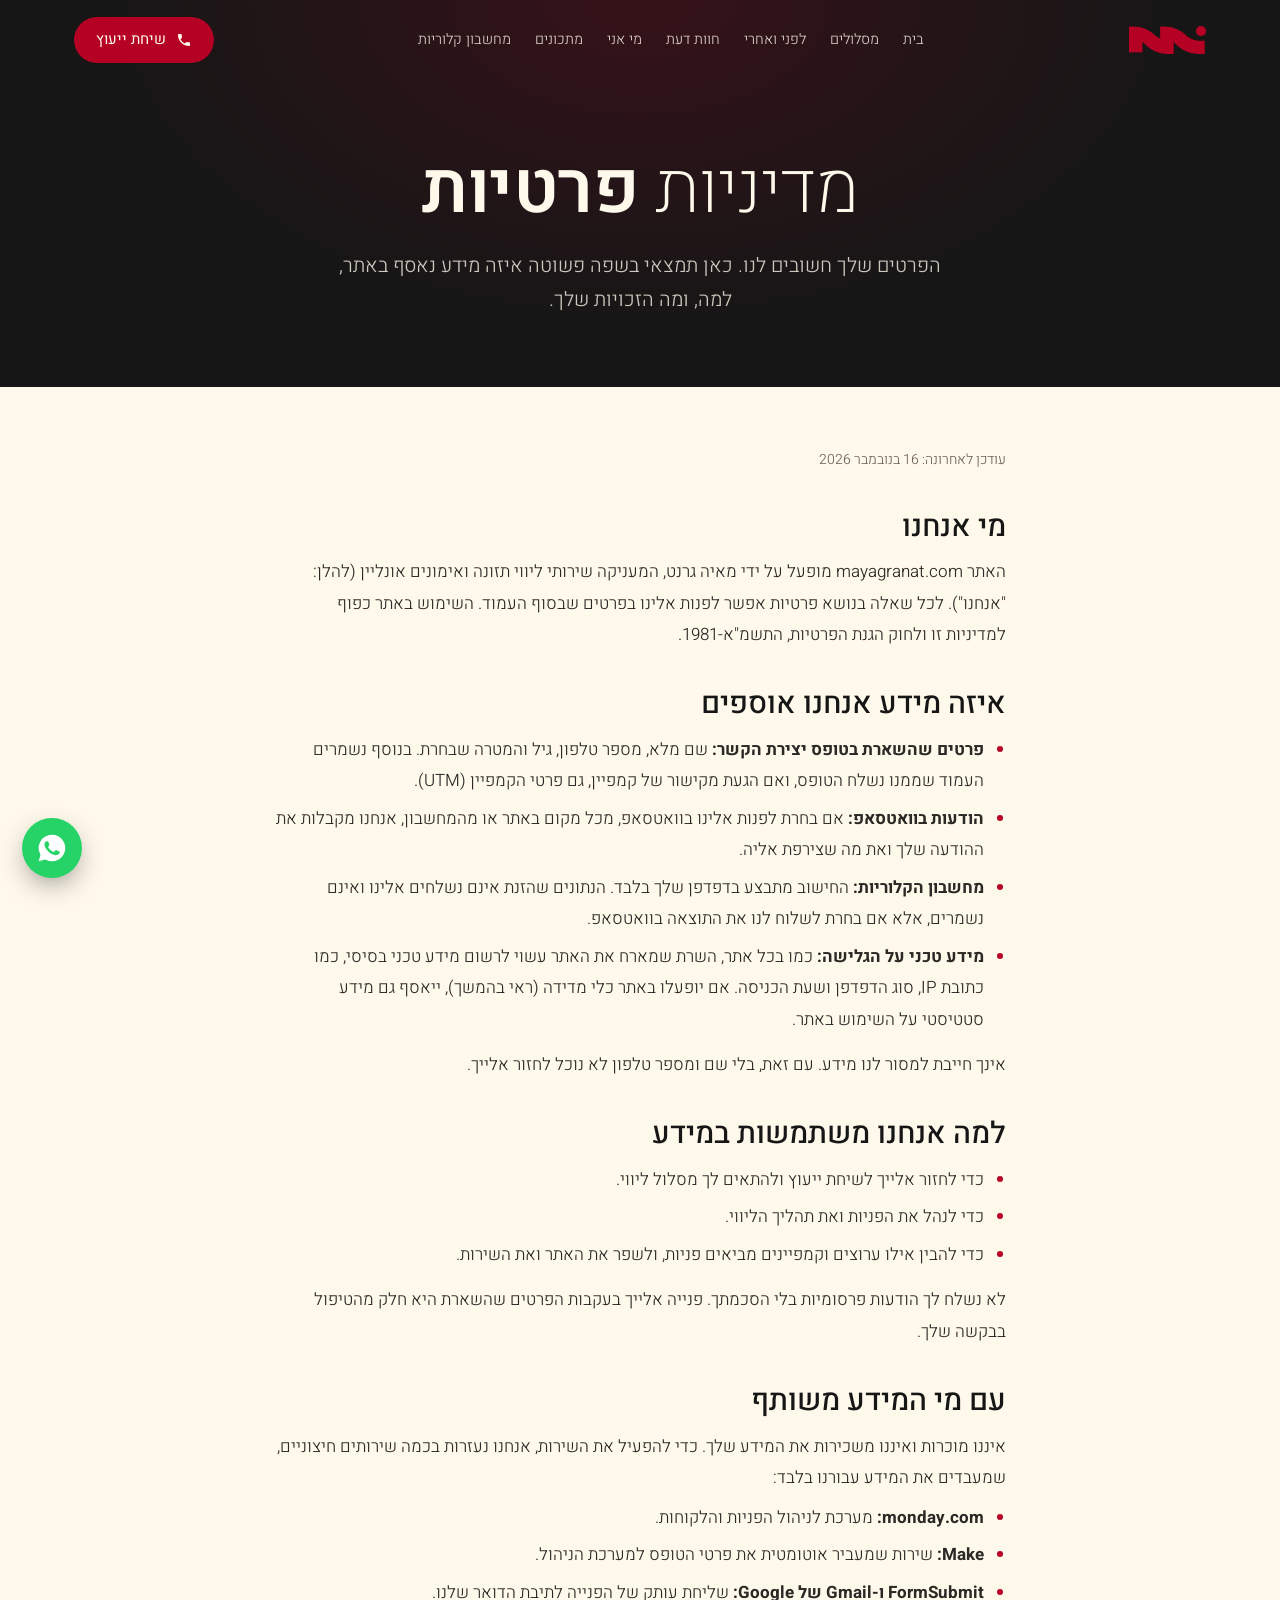
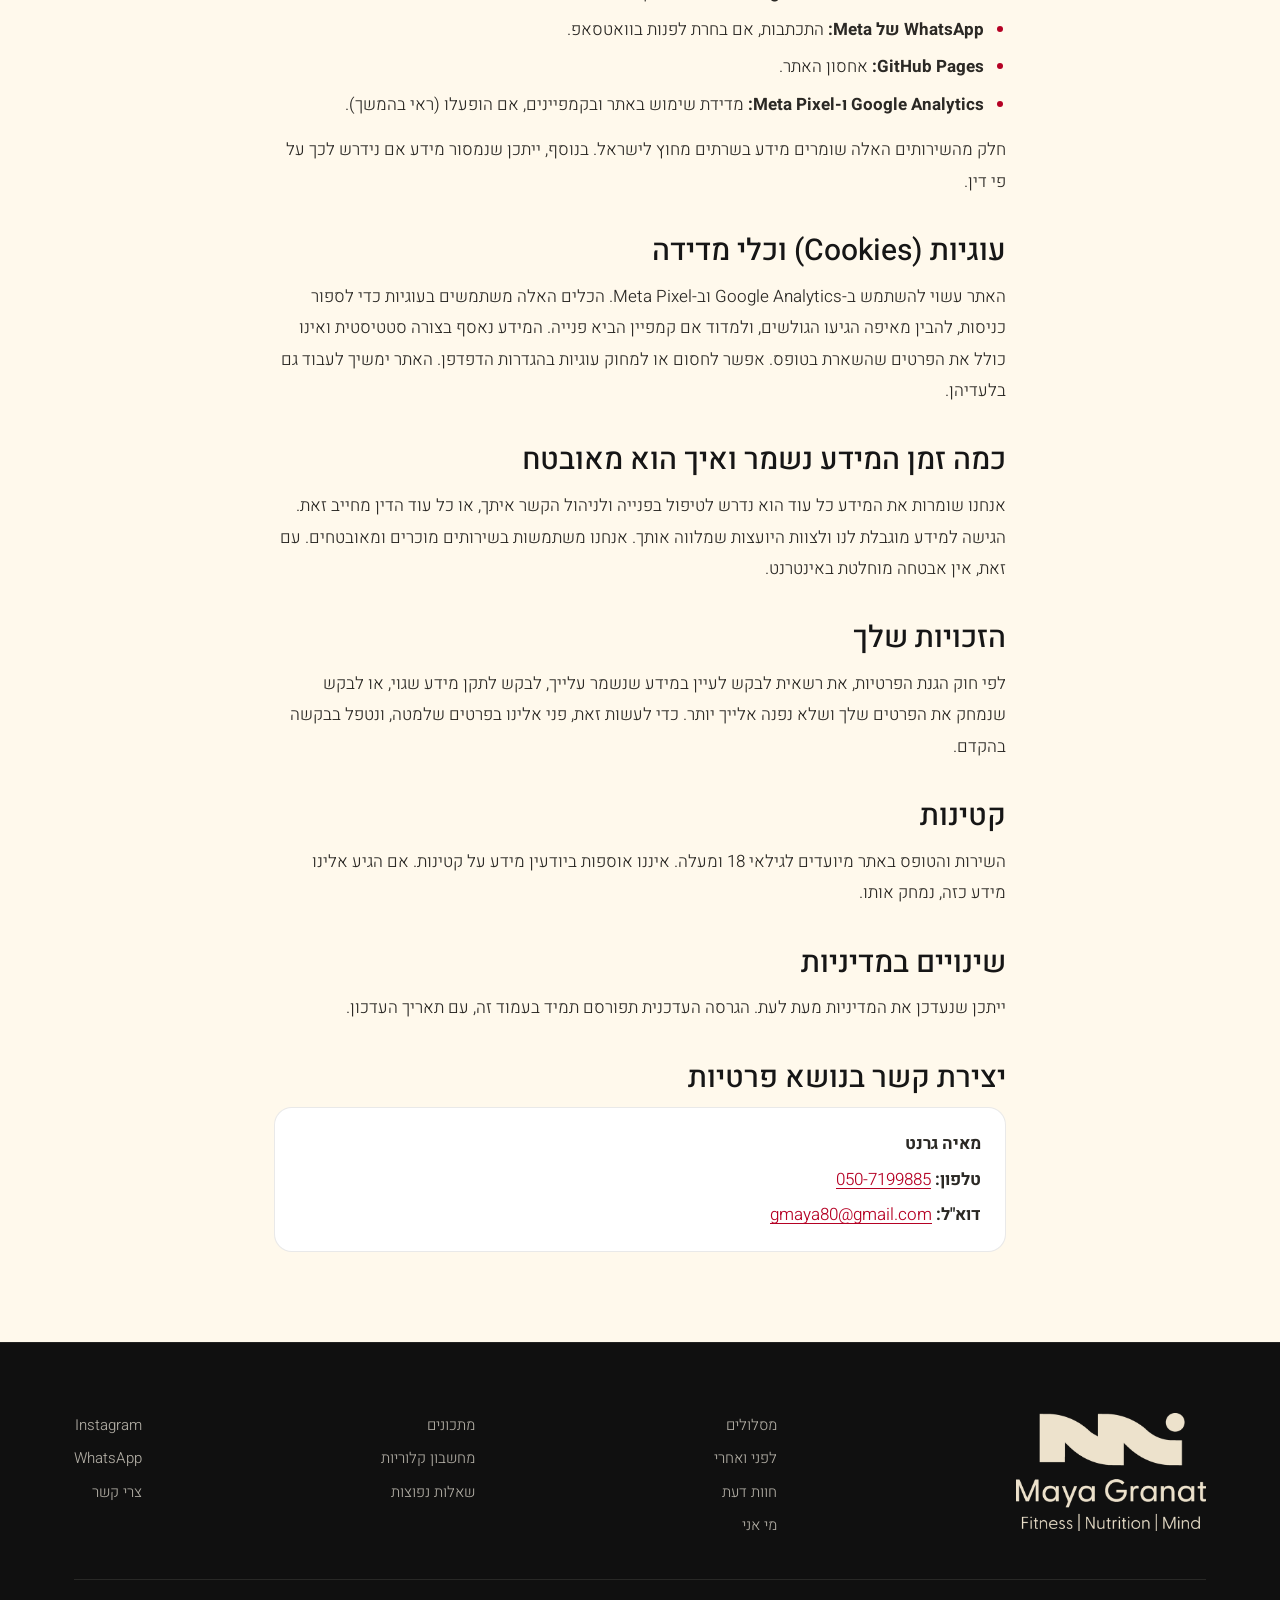
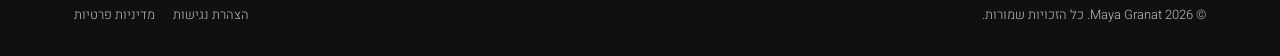
<file: privacy.html>
<!DOCTYPE html>
<html lang="he" dir="rtl">
<head>
<meta charset="utf-8">
<meta name="viewport" content="width=device-width, initial-scale=1">
<title>מדיניות פרטיות | מאיה גרנט</title>
<meta name="description" content="מדיניות הפרטיות של אתר מאיה גרנט – איזה מידע נאסף, למה הוא משמש ואיך הוא נשמר.">

<link rel="canonical" href="https://mayagranat.com/privacy.html">
<meta property="og:title" content="מדיניות פרטיות | מאיה גרנט">
<meta property="og:description" content="מדיניות הפרטיות של אתר מאיה גרנט – איזה מידע נאסף, למה הוא משמש ואיך הוא נשמר.">
<meta property="og:image" content="https://mayagranat.com/hero-1400.jpg">
<meta property="og:locale" content="he_IL">
<link rel="icon" type="image/png" href="logo-mark-red.png">
<link rel="preconnect" href="https://fonts.googleapis.com">
<link rel="preconnect" href="https://fonts.gstatic.com" crossorigin>
<link href="https://fonts.googleapis.com/css2?family=Heebo:wght@200;300;400;500;600;700&display=swap" rel="stylesheet">
<link rel="stylesheet" href="site.css?v=894cfe0f">
</head>
<body class="page-privacy">
<a class="skip" href="#main">דלגי לתוכן</a>

<header id="hdr">
  <div class="wrap">
    <a href="index.html" aria-label="מאיה גרנט – דף הבית"><img class="mark" src="logo-mark-red.png" alt="Maya Granat"></a>
    <nav id="nav" aria-label="תפריט ראשי">
      <ul>
        <li><a data-p="index" href="index.html">בית</a></li>
        <li><a data-p="tracks" href="tracks.html">מסלולים</a></li>
        <li><a data-p="results" href="results.html">לפני ואחרי</a></li>
        <li><a data-p="reviews" href="reviews.html">חוות דעת</a></li>
        <li><a data-p="about" href="about.html">מי אני</a></li>
        <li><a data-p="recipes" href="recipes.html">מתכונים</a></li>
        <li><a data-p="calculator" href="calculator.html">מחשבון קלוריות</a></li>
      </ul>
    </nav>
    <a class="btn btn-red hdr-cta" href="tel:+972533232021"><svg viewBox="0 0 24 24" aria-hidden="true"><path d="M6.6 10.8a15.1 15.1 0 0 0 6.6 6.6l2.2-2.2a1 1 0 0 1 1-.25 11.4 11.4 0 0 0 3.6.57 1 1 0 0 1 1 1V20a1 1 0 0 1-1 1A17 17 0 0 1 3 4a1 1 0 0 1 1-1h3.5a1 1 0 0 1 1 1c0 1.25.2 2.45.57 3.57a1 1 0 0 1-.25 1z"/></svg>שיחת ייעוץ</a>
    <button class="burger" aria-label="פתיחת תפריט" aria-controls="nav"><span></span><span></span><span></span></button>
  </div>
</header>

<main id="main">
<section class="page-hero legal-hero">
  <div class="wrap">
    <h1>מדיניות <b>פרטיות</b></h1>
    <p class="lead">הפרטים שלך חשובים לנו. כאן תמצאי בשפה פשוטה איזה מידע נאסף באתר, למה, ומה הזכויות שלך.</p>
  </div>
</section>
<section class="legal">
  <div class="wrap">
    <p class="updated">עודכן לאחרונה: 16 בנובמבר 2026</p>

    <h2>מי אנחנו</h2>
    <p>האתר mayagranat.com מופעל על ידי מאיה גרנט, המעניקה שירותי ליווי תזונה ואימונים אונליין (להלן: "אנחנו"). לכל שאלה בנושא פרטיות אפשר לפנות אלינו בפרטים שבסוף העמוד. השימוש באתר כפוף למדיניות זו ולחוק הגנת הפרטיות, התשמ"א-1981.</p>

    <h2>איזה מידע אנחנו אוספים</h2>
    <ul>
      <li><b>פרטים שהשארת בטופס יצירת הקשר:</b> שם מלא, מספר טלפון, גיל והמטרה שבחרת. בנוסף נשמרים העמוד שממנו נשלח הטופס, ואם הגעת מקישור של קמפיין, גם פרטי הקמפיין (UTM).</li>
      <li><b>הודעות בוואטסאפ:</b> אם בחרת לפנות אלינו בוואטסאפ, מכל מקום באתר או מהמחשבון, אנחנו מקבלות את ההודעה שלך ואת מה שצירפת אליה.</li>
      <li><b>מחשבון הקלוריות:</b> החישוב מתבצע בדפדפן שלך בלבד. הנתונים שהזנת אינם נשלחים אלינו ואינם נשמרים, אלא אם בחרת לשלוח לנו את התוצאה בוואטסאפ.</li>
      <li><b>מידע טכני על הגלישה:</b> כמו בכל אתר, השרת שמארח את האתר עשוי לרשום מידע טכני בסיסי, כמו כתובת IP, סוג הדפדפן ושעת הכניסה. אם יופעלו באתר כלי מדידה (ראי בהמשך), ייאסף גם מידע סטטיסטי על השימוש באתר.</li>
    </ul>
    <p>אינך חייבת למסור לנו מידע. עם זאת, בלי שם ומספר טלפון לא נוכל לחזור אלייך.</p>

    <h2>למה אנחנו משתמשות במידע</h2>
    <ul>
      <li>כדי לחזור אלייך לשיחת ייעוץ ולהתאים לך מסלול ליווי.</li>
      <li>כדי לנהל את הפניות ואת תהליך הליווי.</li>
      <li>כדי להבין אילו ערוצים וקמפיינים מביאים פניות, ולשפר את האתר ואת השירות.</li>
    </ul>
    <p>לא נשלח לך הודעות פרסומיות בלי הסכמתך. פנייה אלייך בעקבות הפרטים שהשארת היא חלק מהטיפול בבקשה שלך.</p>

    <h2>עם מי המידע משותף</h2>
    <p>איננו מוכרות ואיננו משכירות את המידע שלך. כדי להפעיל את השירות, אנחנו נעזרות בכמה שירותים חיצוניים, שמעבדים את המידע עבורנו בלבד:</p>
    <ul>
      <li><b>monday.com:</b> מערכת לניהול הפניות והלקוחות.</li>
      <li><b>Make:</b> שירות שמעביר אוטומטית את פרטי הטופס למערכת הניהול.</li>
      <li><b>FormSubmit ו-Gmail של Google:</b> שליחת עותק של הפנייה לתיבת הדואר שלנו.</li>
      <li><b>WhatsApp של Meta:</b> התכתבות, אם בחרת לפנות בוואטסאפ.</li>
      <li><b>GitHub Pages:</b> אחסון האתר.</li>
      <li><b>Google Analytics ו-Meta Pixel:</b> מדידת שימוש באתר ובקמפיינים, אם הופעלו (ראי בהמשך).</li>
    </ul>
    <p>חלק מהשירותים האלה שומרים מידע בשרתים מחוץ לישראל. בנוסף, ייתכן שנמסור מידע אם נידרש לכך על פי דין.</p>

    <h2>עוגיות (Cookies) וכלי מדידה</h2>
    <p>האתר עשוי להשתמש ב-Google Analytics וב-Meta Pixel. הכלים האלה משתמשים בעוגיות כדי לספור כניסות, להבין מאיפה הגיעו הגולשים, ולמדוד אם קמפיין הביא פנייה. המידע נאסף בצורה סטטיסטית ואינו כולל את הפרטים שהשארת בטופס. אפשר לחסום או למחוק עוגיות בהגדרות הדפדפן. האתר ימשיך לעבוד גם בלעדיהן.</p>

    <h2>כמה זמן המידע נשמר ואיך הוא מאובטח</h2>
    <p>אנחנו שומרות את המידע כל עוד הוא נדרש לטיפול בפנייה ולניהול הקשר איתך, או כל עוד הדין מחייב זאת. הגישה למידע מוגבלת לנו ולצוות היועצות שמלווה אותך. אנחנו משתמשות בשירותים מוכרים ומאובטחים. עם זאת, אין אבטחה מוחלטת באינטרנט.</p>

    <h2>הזכויות שלך</h2>
    <p>לפי חוק הגנת הפרטיות, את רשאית לבקש לעיין במידע שנשמר עלייך, לבקש לתקן מידע שגוי, או לבקש שנמחק את הפרטים שלך ושלא נפנה אלייך יותר. כדי לעשות זאת, פני אלינו בפרטים שלמטה, ונטפל בבקשה בהקדם.</p>

    <h2>קטינות</h2>
    <p>השירות והטופס באתר מיועדים לגילאי 18 ומעלה. איננו אוספות ביודעין מידע על קטינות. אם הגיע אלינו מידע כזה, נמחק אותו.</p>

    <h2>שינויים במדיניות</h2>
    <p>ייתכן שנעדכן את המדיניות מעת לעת. הגרסה העדכנית תפורסם תמיד בעמוד זה, עם תאריך העדכון.</p>

    <h2>יצירת קשר בנושא פרטיות</h2>
    <div class="legal-contact">
      <p><b>מאיה גרנט</b></p>
      <p><b>טלפון:</b> <a href="tel:+972507199885">050-7199885</a></p>
      <p><b>דוא"ל:</b> <a href="mailto:gmaya80@gmail.com">gmaya80@gmail.com</a></p>
    </div>
  </div>
</section>
</main>

<footer>
  <div class="wrap">
    <div class="top">
      <a href="index.html"><img class="flogo" src="logo-full-cream.png" alt="Maya Granat"></a>
      <ul><li><a href="tracks.html">מסלולים</a></li><li><a href="results.html">לפני ואחרי</a></li><li><a href="reviews.html">חוות דעת</a></li><li><a href="about.html">מי אני</a></li></ul>
      <ul><li><a href="recipes.html">מתכונים</a></li><li><a href="calculator.html">מחשבון קלוריות</a></li><li><a href="index.html#faq">שאלות נפוצות</a></li></ul>
      <ul><li><a class="ig-link" href="#" target="_blank" rel="noopener">Instagram</a></li><li><a class="wa-link" href="#" target="_blank" rel="noopener">WhatsApp</a></li><li><a href="index.html#contact">צרי קשר</a></li></ul>
    </div>
    <div class="bottom"><span>© <span id="yr"></span> Maya Granat. כל הזכויות שמורות.</span><span class="legal-links"><a href="accessibility.html">הצהרת נגישות</a><a href="privacy.html">מדיניות פרטיות</a></span></div>
  </div>
</footer>

<a class="float-wa wa-link" href="#" target="_blank" rel="noopener" aria-label="שליחת הודעה בוואטסאפ"><svg viewBox="0 0 24 24" aria-hidden="true"><use href="#wa-i"/></svg></a>

<svg width="0" height="0" style="position:absolute" aria-hidden="true"><symbol id="wa-i" viewBox="0 0 24 24"><path d="M12 2a10 10 0 0 0-8.6 15.1L2 22l5-1.3A10 10 0 1 0 12 2zm5.3 14.1c-.2.6-1.3 1.2-1.8 1.2-.5.1-1 .2-3.3-.7-2.8-1.1-4.6-4-4.7-4.2-.1-.2-1.1-1.5-1.1-2.9s.7-2 1-2.3c.2-.3.5-.3.7-.3h.5c.2 0 .4 0 .6.5l.8 2c.1.2.1.4 0 .5l-.3.5-.4.4c-.1.1-.3.3-.1.6.2.3.8 1.3 1.6 2.1 1.1 1 2 1.3 2.3 1.4.3.1.5.1.6-.1l.9-1.1c.2-.3.4-.2.7-.1l1.9.9c.3.1.5.2.5.3.1.2.1.7-.1 1.3z"/></symbol></svg>

<script src="site.js?v=fec2979b"></script>

</body>
</html>
</file>
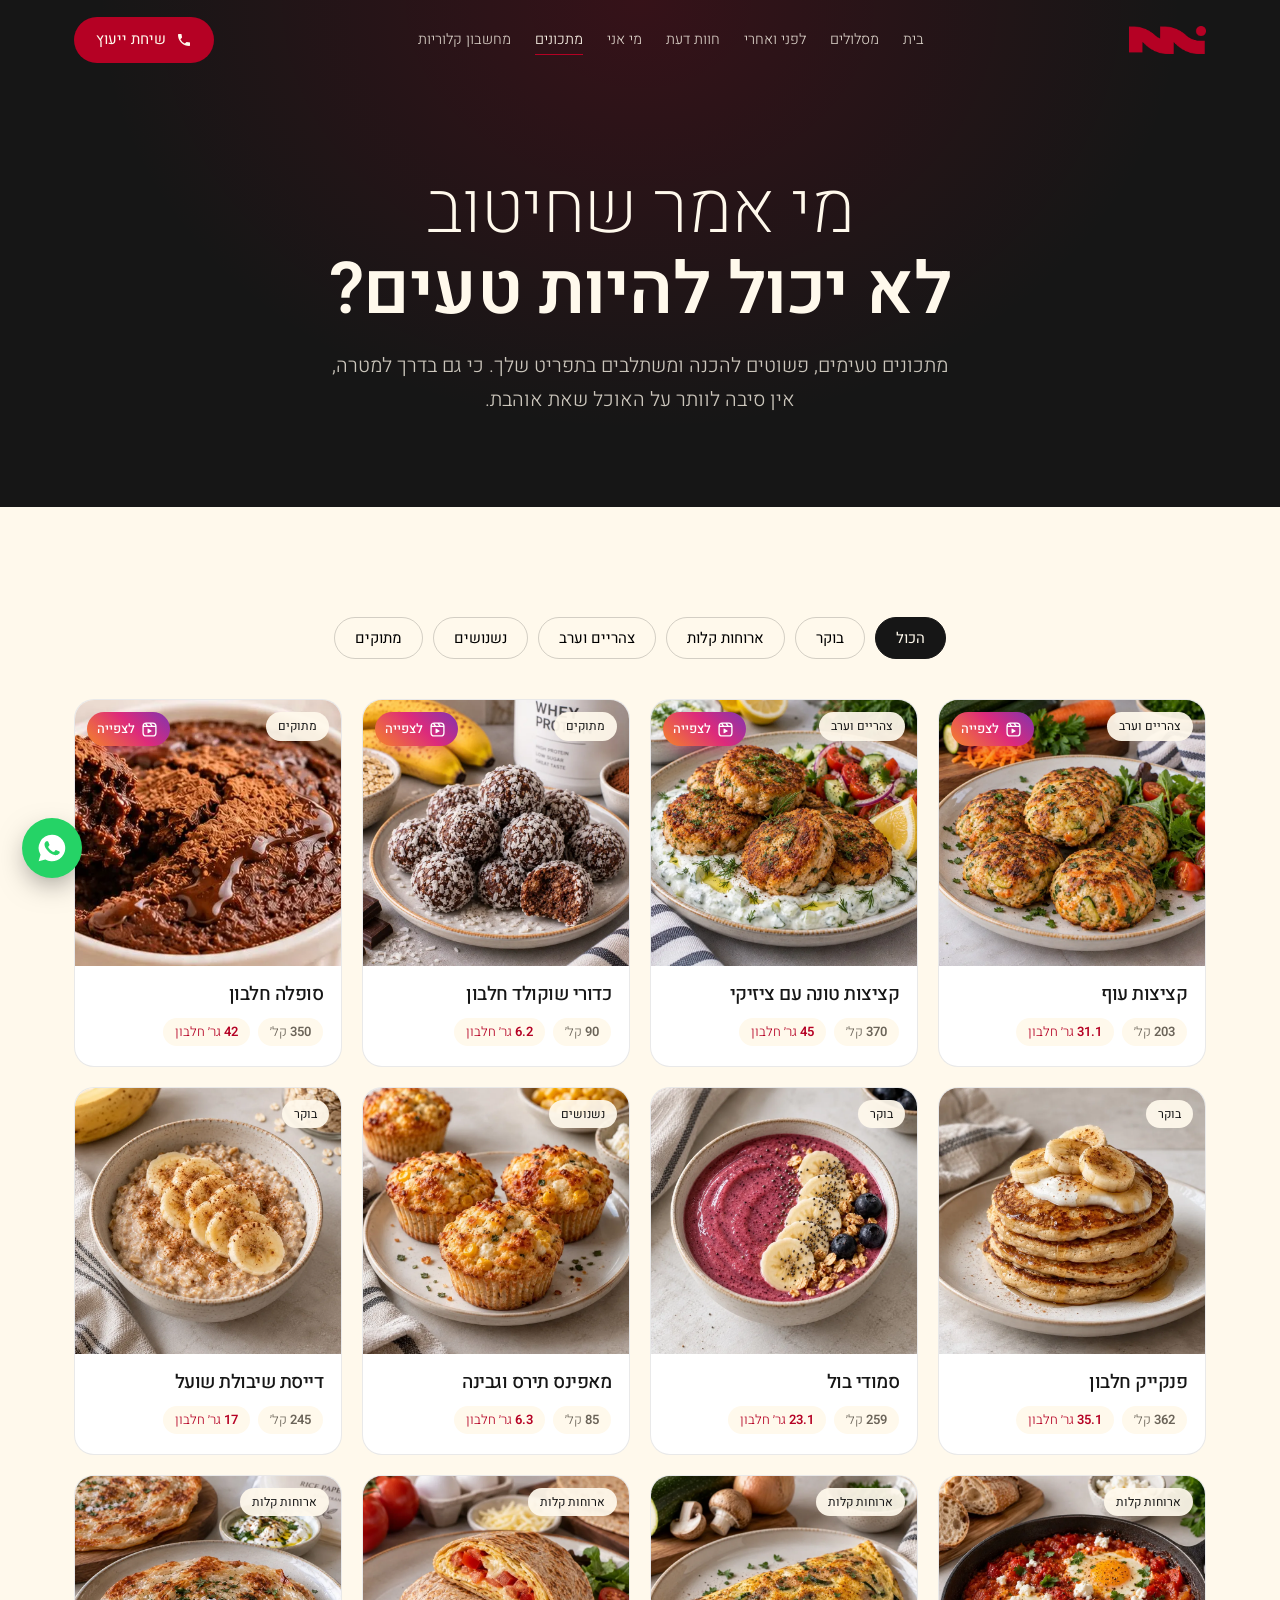
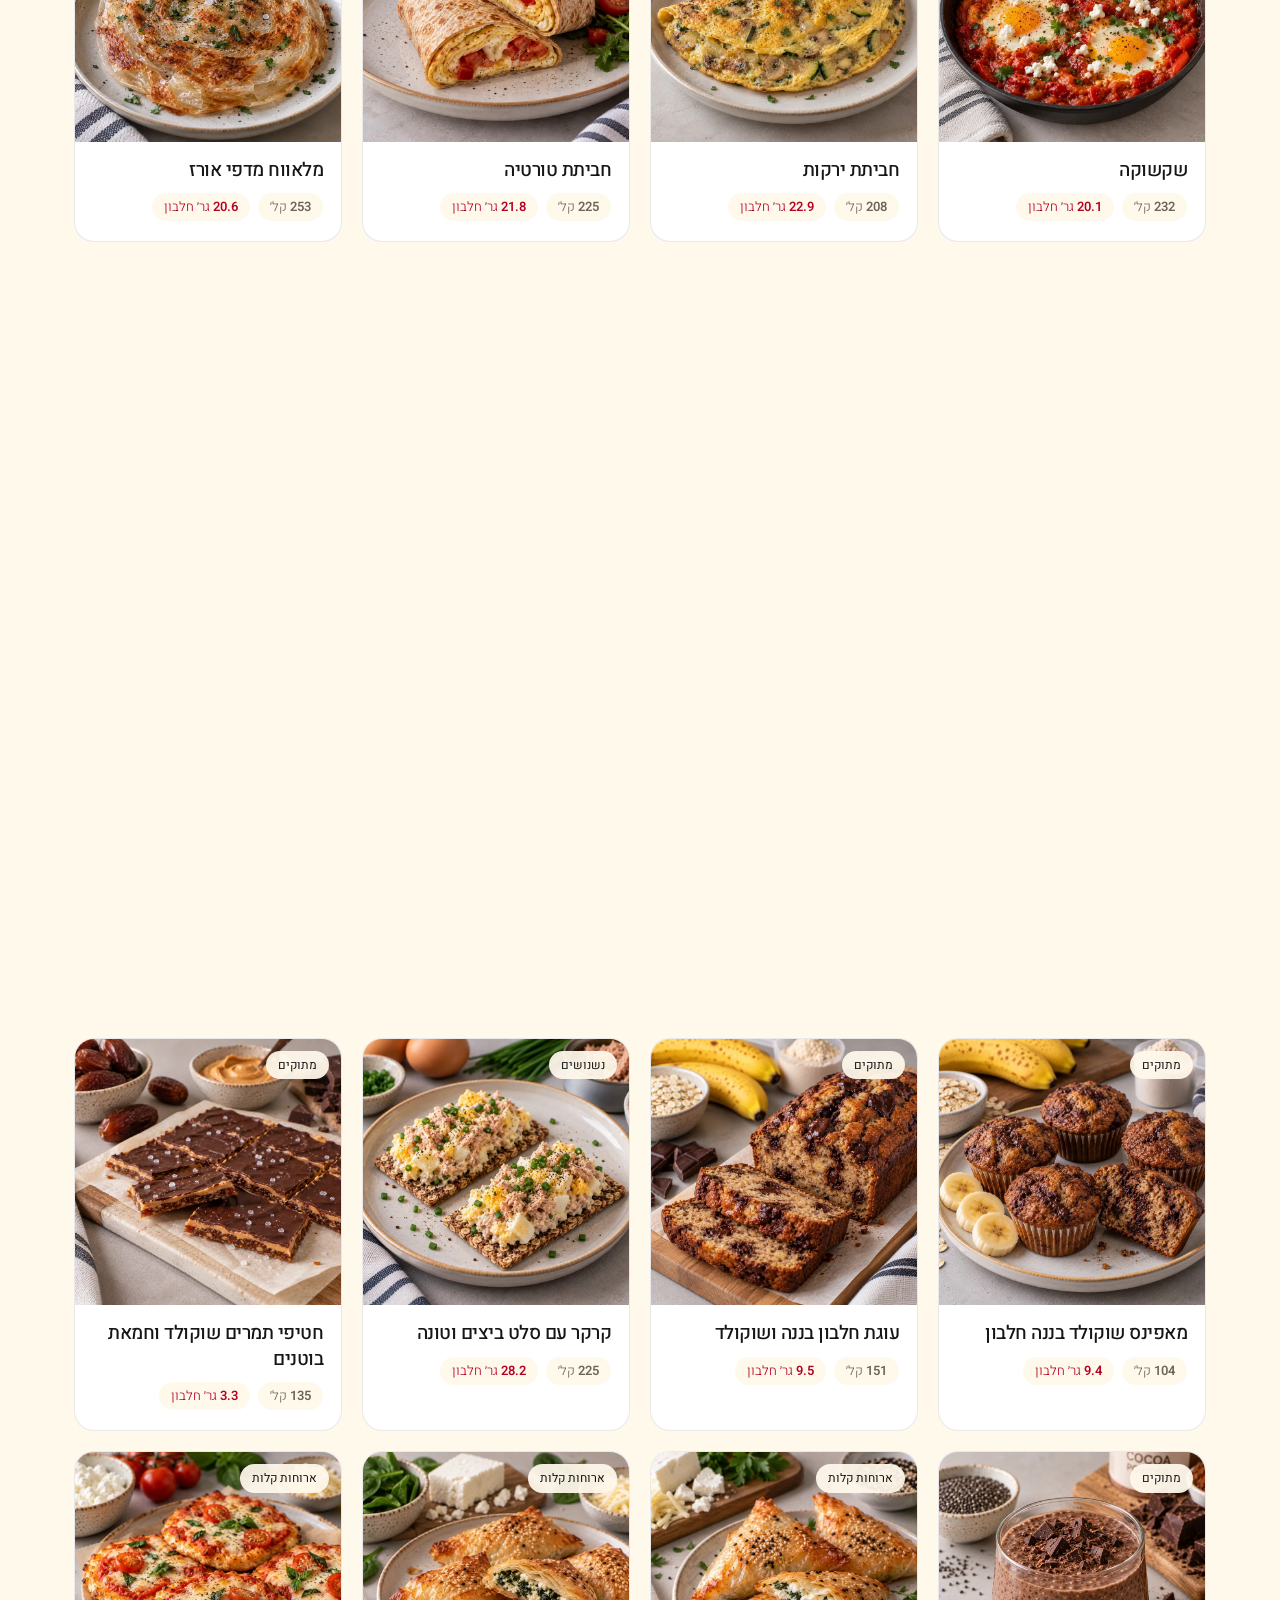
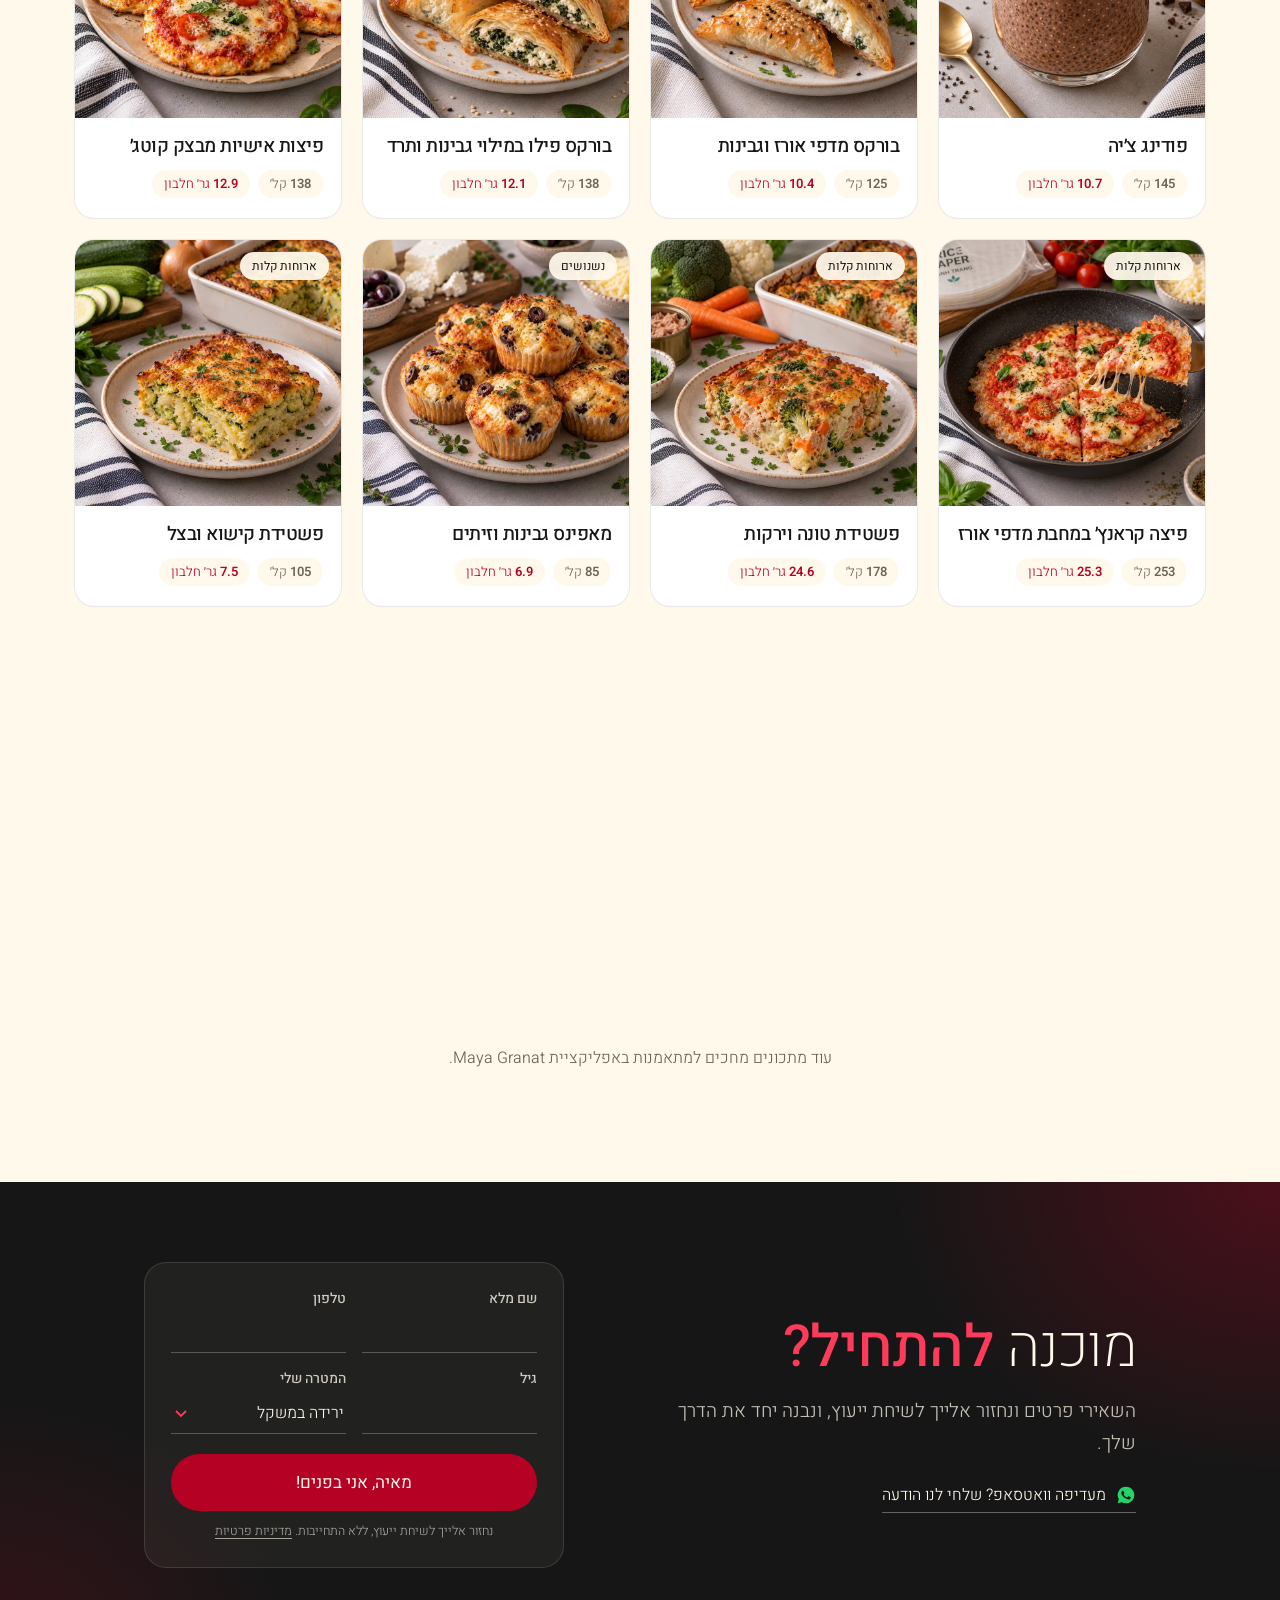
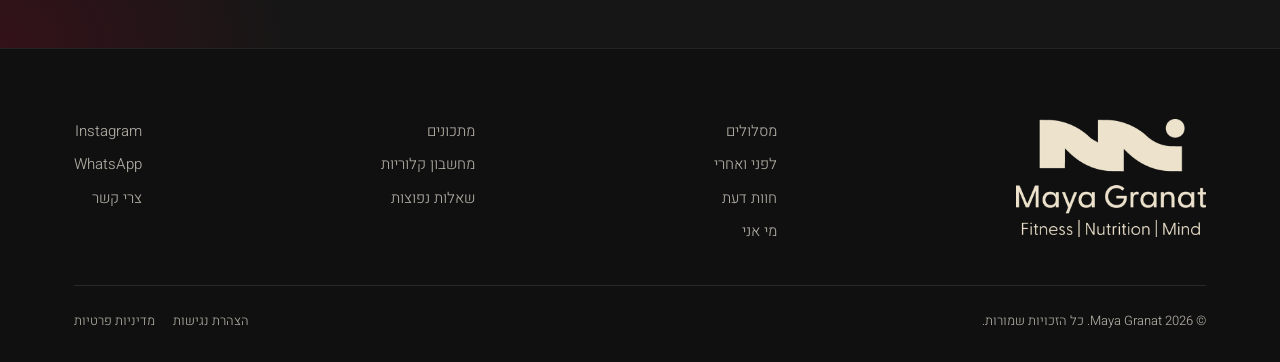
<file: recipes.html>
<!DOCTYPE html>
<html lang="he" dir="rtl">
<head>
<meta charset="utf-8">
<meta name="viewport" content="width=device-width, initial-scale=1">
<title>מתכונים בריאים ועשירים בחלבון | מאיה גרנט</title>
<meta name="description" content="מתכונים בריאים, טעימים ועשירים בחלבון לחיטוב וירידה במשקל: ארוחות בוקר, צהריים, נשנושים ומתוקים, עם ערכים תזונתיים מלאים.">

<link rel="canonical" href="https://mayagranat.com/recipes.html">
<meta property="og:title" content="מתכונים בריאים ועשירים בחלבון | מאיה גרנט">
<meta property="og:description" content="מתכונים בריאים, טעימים ועשירים בחלבון לחיטוב וירידה במשקל: ארוחות בוקר, צהריים, נשנושים ומתוקים, עם ערכים תזונתיים מלאים.">
<meta property="og:image" content="https://mayagranat.com/hero-1400.jpg">
<meta property="og:locale" content="he_IL">
<link rel="icon" type="image/png" href="logo-mark-red.png">
<link rel="preconnect" href="https://fonts.googleapis.com">
<link rel="preconnect" href="https://fonts.gstatic.com" crossorigin>
<link href="https://fonts.googleapis.com/css2?family=Heebo:wght@200;300;400;500;600;700&display=swap" rel="stylesheet">
<link rel="stylesheet" href="site.css?v=894cfe0f">
</head>
<body class="page-recipes">
<a class="skip" href="#main">דלגי לתוכן</a>

<header id="hdr">
  <div class="wrap">
    <a href="index.html" aria-label="מאיה גרנט – דף הבית"><img class="mark" src="logo-mark-red.png" alt="Maya Granat"></a>
    <nav id="nav" aria-label="תפריט ראשי">
      <ul>
        <li><a data-p="index" href="index.html">בית</a></li>
        <li><a data-p="tracks" href="tracks.html">מסלולים</a></li>
        <li><a data-p="results" href="results.html">לפני ואחרי</a></li>
        <li><a data-p="reviews" href="reviews.html">חוות דעת</a></li>
        <li><a data-p="about" href="about.html">מי אני</a></li>
        <li><a data-p="recipes" href="recipes.html">מתכונים</a></li>
        <li><a data-p="calculator" href="calculator.html">מחשבון קלוריות</a></li>
      </ul>
    </nav>
    <a class="btn btn-red hdr-cta" href="tel:+972533232021"><svg viewBox="0 0 24 24" aria-hidden="true"><path d="M6.6 10.8a15.1 15.1 0 0 0 6.6 6.6l2.2-2.2a1 1 0 0 1 1-.25 11.4 11.4 0 0 0 3.6.57 1 1 0 0 1 1 1V20a1 1 0 0 1-1 1A17 17 0 0 1 3 4a1 1 0 0 1 1-1h3.5a1 1 0 0 1 1 1c0 1.25.2 2.45.57 3.57a1 1 0 0 1-.25 1z"/></svg>שיחת ייעוץ</a>
    <button class="burger" aria-label="פתיחת תפריט" aria-controls="nav"><span></span><span></span><span></span></button>
  </div>
</header>

<main id="main">
<section class="page-hero">
  <div class="wrap">
    <h1>מי אמר שחיטוב<br><b>לא יכול להיות טעים?</b></h1>
    <p class="lead">מתכונים טעימים, פשוטים להכנה ומשתלבים בתפריט שלך. כי גם בדרך למטרה, אין סיבה לוותר על האוכל שאת אוהבת.</p>
  </div>
</section>
<section>
  <div class="wrap">
    <div id="list" class="chips" data-target=".recipes">
      <button class="on" data-f="all">הכול</button><button data-f="breakfast">בוקר</button><button data-f="light">ארוחות קלות</button><button data-f="lunch">צהריים וערב</button><button data-f="snacks">נשנושים</button><button data-f="sweet">מתוקים</button>
    </div>
    <div class="recipes">
      <article class="rcp reveal" data-cat="lunch" data-id="13" tabindex="0" role="button" aria-label="למתכון קציצות עוף">
        <div class="rcp-img"><img src="rc-13.webp" alt="קציצות עוף" loading="lazy"><span class="rcp-cat">צהריים וערב</span></div>
        <div class="body"><h3>קציצות עוף</h3><a class="rcp-ig" href="https://www.instagram.com/reel/Deekw70t0ad/" target="_blank" rel="noopener" onclick="event.stopPropagation()"><svg viewBox="0 0 24 24" aria-hidden="true"><path d="M7.5 2h9A5.5 5.5 0 0 1 22 7.5v9a5.5 5.5 0 0 1-5.5 5.5h-9A5.5 5.5 0 0 1 2 16.5v-9A5.5 5.5 0 0 1 7.5 2zm-3.6 6.5v8a3.6 3.6 0 0 0 3.6 3.6h9a3.6 3.6 0 0 0 3.6-3.6v-8zm.3-1.9h3.4l-2-2.7a3.6 3.6 0 0 0-1.4 2.7zm5.7 0h4.3l-2.1-2.7h-4.3zm6.6 0h3.6a3.6 3.6 0 0 0-3.2-2.7h-2.5zM10 10.7l5 2.9a.5.5 0 0 1 0 .8l-5 2.9a.5.5 0 0 1-.75-.4v-5.8a.5.5 0 0 1 .75-.4z"/></svg><span>לצפייה</span></a><div class="tags"><span><b>203</b> קל׳</span><span class="p"><b>31.1</b> גר׳ חלבון</span></div></div>
      </article>
      <article class="rcp reveal" data-cat="lunch" data-id="18" tabindex="0" role="button" aria-label="למתכון קציצות טונה עם ציזיקי">
        <div class="rcp-img"><img src="rc-18.webp" alt="קציצות טונה עם ציזיקי" loading="lazy"><span class="rcp-cat">צהריים וערב</span></div>
        <div class="body"><h3>קציצות טונה עם ציזיקי</h3><a class="rcp-ig" href="https://www.instagram.com/reel/DYKTE5QsFul/" target="_blank" rel="noopener" onclick="event.stopPropagation()"><svg viewBox="0 0 24 24" aria-hidden="true"><path d="M7.5 2h9A5.5 5.5 0 0 1 22 7.5v9a5.5 5.5 0 0 1-5.5 5.5h-9A5.5 5.5 0 0 1 2 16.5v-9A5.5 5.5 0 0 1 7.5 2zm-3.6 6.5v8a3.6 3.6 0 0 0 3.6 3.6h9a3.6 3.6 0 0 0 3.6-3.6v-8zm.3-1.9h3.4l-2-2.7a3.6 3.6 0 0 0-1.4 2.7zm5.7 0h4.3l-2.1-2.7h-4.3zm6.6 0h3.6a3.6 3.6 0 0 0-3.2-2.7h-2.5zM10 10.7l5 2.9a.5.5 0 0 1 0 .8l-5 2.9a.5.5 0 0 1-.75-.4v-5.8a.5.5 0 0 1 .75-.4z"/></svg><span>לצפייה</span></a><div class="tags"><span><b>370</b> קל׳</span><span class="p"><b>45</b> גר׳ חלבון</span></div></div>
      </article>
      <article class="rcp reveal" data-cat="sweet" data-id="24" tabindex="0" role="button" aria-label="למתכון כדורי שוקולד חלבון">
        <div class="rcp-img"><img src="rc-24.webp" alt="כדורי שוקולד חלבון" loading="lazy"><span class="rcp-cat">מתוקים</span></div>
        <div class="body"><h3>כדורי שוקולד חלבון</h3><a class="rcp-ig" href="https://www.instagram.com/reel/DeEwOqDtzah/" target="_blank" rel="noopener" onclick="event.stopPropagation()"><svg viewBox="0 0 24 24" aria-hidden="true"><path d="M7.5 2h9A5.5 5.5 0 0 1 22 7.5v9a5.5 5.5 0 0 1-5.5 5.5h-9A5.5 5.5 0 0 1 2 16.5v-9A5.5 5.5 0 0 1 7.5 2zm-3.6 6.5v8a3.6 3.6 0 0 0 3.6 3.6h9a3.6 3.6 0 0 0 3.6-3.6v-8zm.3-1.9h3.4l-2-2.7a3.6 3.6 0 0 0-1.4 2.7zm5.7 0h4.3l-2.1-2.7h-4.3zm6.6 0h3.6a3.6 3.6 0 0 0-3.2-2.7h-2.5zM10 10.7l5 2.9a.5.5 0 0 1 0 .8l-5 2.9a.5.5 0 0 1-.75-.4v-5.8a.5.5 0 0 1 .75-.4z"/></svg><span>לצפייה</span></a><div class="tags"><span><b>90</b> קל׳</span><span class="p"><b>6.2</b> גר׳ חלבון</span></div></div>
      </article>
      <article class="rcp reveal" data-cat="sweet" data-id="40" tabindex="0" role="button" aria-label="למתכון סופלה חלבון">
        <div class="rcp-img"><img src="rc-40.webp" alt="סופלה חלבון" loading="lazy"><span class="rcp-cat">מתוקים</span></div>
        <div class="body"><h3>סופלה חלבון</h3><a class="rcp-ig" href="https://www.instagram.com/reel/DfnDmrpxNe2/" target="_blank" rel="noopener" onclick="event.stopPropagation()"><svg viewBox="0 0 24 24" aria-hidden="true"><path d="M7.5 2h9A5.5 5.5 0 0 1 22 7.5v9a5.5 5.5 0 0 1-5.5 5.5h-9A5.5 5.5 0 0 1 2 16.5v-9A5.5 5.5 0 0 1 7.5 2zm-3.6 6.5v8a3.6 3.6 0 0 0 3.6 3.6h9a3.6 3.6 0 0 0 3.6-3.6v-8zm.3-1.9h3.4l-2-2.7a3.6 3.6 0 0 0-1.4 2.7zm5.7 0h4.3l-2.1-2.7h-4.3zm6.6 0h3.6a3.6 3.6 0 0 0-3.2-2.7h-2.5zM10 10.7l5 2.9a.5.5 0 0 1 0 .8l-5 2.9a.5.5 0 0 1-.75-.4v-5.8a.5.5 0 0 1 .75-.4z"/></svg><span>לצפייה</span></a><div class="tags"><span><b>350</b> קל׳</span><span class="p"><b>42</b> גר׳ חלבון</span></div></div>
      </article>
      <article class="rcp reveal" data-cat="breakfast" data-id="1" tabindex="0" role="button" aria-label="למתכון פנקייק חלבון">
        <div class="rcp-img"><img src="rc-01.webp" alt="פנקייק חלבון" loading="lazy"><span class="rcp-cat">בוקר</span></div>
        <div class="body"><h3>פנקייק חלבון</h3><div class="tags"><span><b>362</b> קל׳</span><span class="p"><b>35.1</b> גר׳ חלבון</span></div></div>
      </article>
      <article class="rcp reveal" data-cat="breakfast" data-id="2" tabindex="0" role="button" aria-label="למתכון סמודי בול">
        <div class="rcp-img"><img src="rc-02.webp" alt="סמודי בול" loading="lazy"><span class="rcp-cat">בוקר</span></div>
        <div class="body"><h3>סמודי בול</h3><div class="tags"><span><b>259</b> קל׳</span><span class="p"><b>23.1</b> גר׳ חלבון</span></div></div>
      </article>
      <article class="rcp reveal" data-cat="snacks" data-id="4" tabindex="0" role="button" aria-label="למתכון מאפינס תירס וגבינה">
        <div class="rcp-img"><img src="rc-04.webp" alt="מאפינס תירס וגבינה" loading="lazy"><span class="rcp-cat">נשנושים</span></div>
        <div class="body"><h3>מאפינס תירס וגבינה</h3><div class="tags"><span><b>85</b> קל׳</span><span class="p"><b>6.3</b> גר׳ חלבון</span></div></div>
      </article>
      <article class="rcp reveal" data-cat="breakfast" data-id="5" tabindex="0" role="button" aria-label="למתכון דייסת שיבולת שועל">
        <div class="rcp-img"><img src="rc-05.webp" alt="דייסת שיבולת שועל" loading="lazy"><span class="rcp-cat">בוקר</span></div>
        <div class="body"><h3>דייסת שיבולת שועל</h3><div class="tags"><span><b>245</b> קל׳</span><span class="p"><b>17</b> גר׳ חלבון</span></div></div>
      </article>
      <article class="rcp reveal" data-cat="light" data-id="6" tabindex="0" role="button" aria-label="למתכון שקשוקה">
        <div class="rcp-img"><img src="rc-06.webp" alt="שקשוקה" loading="lazy"><span class="rcp-cat">ארוחות קלות</span></div>
        <div class="body"><h3>שקשוקה</h3><div class="tags"><span><b>232</b> קל׳</span><span class="p"><b>20.1</b> גר׳ חלבון</span></div></div>
      </article>
      <article class="rcp reveal" data-cat="light" data-id="7" tabindex="0" role="button" aria-label="למתכון חביתת ירקות">
        <div class="rcp-img"><img src="rc-07.webp" alt="חביתת ירקות" loading="lazy"><span class="rcp-cat">ארוחות קלות</span></div>
        <div class="body"><h3>חביתת ירקות</h3><div class="tags"><span><b>208</b> קל׳</span><span class="p"><b>22.9</b> גר׳ חלבון</span></div></div>
      </article>
      <article class="rcp reveal" data-cat="light" data-id="8" tabindex="0" role="button" aria-label="למתכון חביתת טורטיה">
        <div class="rcp-img"><img src="rc-08.webp" alt="חביתת טורטיה" loading="lazy"><span class="rcp-cat">ארוחות קלות</span></div>
        <div class="body"><h3>חביתת טורטיה</h3><div class="tags"><span><b>225</b> קל׳</span><span class="p"><b>21.8</b> גר׳ חלבון</span></div></div>
      </article>
      <article class="rcp reveal" data-cat="light" data-id="9" tabindex="0" role="button" aria-label="למתכון מלאווח מדפי אורז">
        <div class="rcp-img"><img src="rc-09.webp" alt="מלאווח מדפי אורז" loading="lazy"><span class="rcp-cat">ארוחות קלות</span></div>
        <div class="body"><h3>מלאווח מדפי אורז</h3><div class="tags"><span><b>253</b> קל׳</span><span class="p"><b>20.6</b> גר׳ חלבון</span></div></div>
      </article>
      <article class="rcp reveal" data-cat="lunch" data-id="10" tabindex="0" role="button" aria-label="למתכון סלט טאבולה עוף">
        <div class="rcp-img"><img src="rc-10.webp" alt="סלט טאבולה עוף" loading="lazy"><span class="rcp-cat">צהריים וערב</span></div>
        <div class="body"><h3>סלט טאבולה עוף</h3><div class="tags"><span><b>407</b> קל׳</span><span class="p"><b>50.7</b> גר׳ חלבון</span></div></div>
      </article>
      <article class="rcp reveal" data-cat="lunch" data-id="11" tabindex="0" role="button" aria-label="למתכון שניצל וציפס אפוי">
        <div class="rcp-img"><img src="rc-11.webp" alt="שניצל וציפס אפוי" loading="lazy"><span class="rcp-cat">צהריים וערב</span></div>
        <div class="body"><h3>שניצל וציפס אפוי</h3><div class="tags"><span><b>489</b> קל׳</span><span class="p"><b>45.8</b> גר׳ חלבון</span></div></div>
      </article>
      <article class="rcp reveal" data-cat="lunch" data-id="12" tabindex="0" role="button" aria-label="למתכון סלמון ואורז עם ברוקולי">
        <div class="rcp-img"><img src="rc-12.webp" alt="סלמון ואורז עם ברוקולי" loading="lazy"><span class="rcp-cat">צהריים וערב</span></div>
        <div class="body"><h3>סלמון ואורז עם ברוקולי</h3><div class="tags"><span><b>425</b> קל׳</span><span class="p"><b>30.7</b> גר׳ חלבון</span></div></div>
      </article>
      <article class="rcp reveal" data-cat="lunch" data-id="14" tabindex="0" role="button" aria-label="למתכון בולונז כרוב">
        <div class="rcp-img"><img src="rc-14.webp" alt="בולונז כרוב" loading="lazy"><span class="rcp-cat">צהריים וערב</span></div>
        <div class="body"><h3>בולונז כרוב</h3><div class="tags"><span><b>354</b> קל׳</span><span class="p"><b>39.1</b> גר׳ חלבון</span></div></div>
      </article>
      <article class="rcp reveal" data-cat="lunch" data-id="15" tabindex="0" role="button" aria-label="למתכון שווארמה טורטיה">
        <div class="rcp-img"><img src="rc-15.webp" alt="שווארמה טורטיה" loading="lazy"><span class="rcp-cat">צהריים וערב</span></div>
        <div class="body"><h3>שווארמה טורטיה</h3><div class="tags"><span><b>352</b> קל׳</span><span class="p"><b>32.9</b> גר׳ חלבון</span></div></div>
      </article>
      <article class="rcp reveal" data-cat="lunch" data-id="16" tabindex="0" role="button" aria-label="למתכון פשטידת פסטה">
        <div class="rcp-img"><img src="rc-16.webp" alt="פשטידת פסטה" loading="lazy"><span class="rcp-cat">צהריים וערב</span></div>
        <div class="body"><h3>פשטידת פסטה</h3><div class="tags"><span><b>312</b> קל׳</span><span class="p"><b>22.4</b> גר׳ חלבון</span></div></div>
      </article>
      <article class="rcp reveal" data-cat="lunch" data-id="17" tabindex="0" role="button" aria-label="למתכון טופו מוקפץ">
        <div class="rcp-img"><img src="rc-17.webp" alt="טופו מוקפץ" loading="lazy"><span class="rcp-cat">צהריים וערב</span></div>
        <div class="body"><h3>טופו מוקפץ</h3><div class="tags"><span><b>451</b> קל׳</span><span class="p"><b>37</b> גר׳ חלבון</span></div></div>
      </article>
      <article class="rcp reveal" data-cat="lunch" data-id="19" tabindex="0" role="button" aria-label="למתכון פרגית וכרוב">
        <div class="rcp-img"><img src="rc-19.webp" alt="פרגית וכרוב" loading="lazy"><span class="rcp-cat">צהריים וערב</span></div>
        <div class="body"><h3>פרגית וכרוב</h3><div class="tags"><span><b>283</b> קל׳</span><span class="p"><b>29.3</b> גר׳ חלבון</span></div></div>
      </article>
      <article class="rcp reveal" data-cat="sweet" data-id="21" tabindex="0" role="button" aria-label="למתכון מאפינס שוקולד בננה חלבון">
        <div class="rcp-img"><img src="rc-21.webp" alt="מאפינס שוקולד בננה חלבון" loading="lazy"><span class="rcp-cat">מתוקים</span></div>
        <div class="body"><h3>מאפינס שוקולד בננה חלבון</h3><div class="tags"><span><b>104</b> קל׳</span><span class="p"><b>9.4</b> גר׳ חלבון</span></div></div>
      </article>
      <article class="rcp reveal" data-cat="sweet" data-id="23" tabindex="0" role="button" aria-label="למתכון עוגת חלבון בננה ושוקולד">
        <div class="rcp-img"><img src="rc-23.webp" alt="עוגת חלבון בננה ושוקולד" loading="lazy"><span class="rcp-cat">מתוקים</span></div>
        <div class="body"><h3>עוגת חלבון בננה ושוקולד</h3><div class="tags"><span><b>151</b> קל׳</span><span class="p"><b>9.5</b> גר׳ חלבון</span></div></div>
      </article>
      <article class="rcp reveal" data-cat="snacks" data-id="25" tabindex="0" role="button" aria-label="למתכון קרקר עם סלט ביצים וטונה">
        <div class="rcp-img"><img src="rc-25.webp" alt="קרקר עם סלט ביצים וטונה" loading="lazy"><span class="rcp-cat">נשנושים</span></div>
        <div class="body"><h3>קרקר עם סלט ביצים וטונה</h3><div class="tags"><span><b>225</b> קל׳</span><span class="p"><b>28.2</b> גר׳ חלבון</span></div></div>
      </article>
      <article class="rcp reveal" data-cat="sweet" data-id="27" tabindex="0" role="button" aria-label="למתכון חטיפי תמרים שוקולד וחמאת בוטנים">
        <div class="rcp-img"><img src="rc-27.webp" alt="חטיפי תמרים שוקולד וחמאת בוטנים" loading="lazy"><span class="rcp-cat">מתוקים</span></div>
        <div class="body"><h3>חטיפי תמרים שוקולד וחמאת בוטנים</h3><div class="tags"><span><b>135</b> קל׳</span><span class="p"><b>3.3</b> גר׳ חלבון</span></div></div>
      </article>
      <article class="rcp reveal" data-cat="sweet" data-id="29" tabindex="0" role="button" aria-label="למתכון פודינג צ׳יה">
        <div class="rcp-img"><img src="rc-29.webp" alt="פודינג צ׳יה" loading="lazy"><span class="rcp-cat">מתוקים</span></div>
        <div class="body"><h3>פודינג צ׳יה</h3><div class="tags"><span><b>145</b> קל׳</span><span class="p"><b>10.7</b> גר׳ חלבון</span></div></div>
      </article>
      <article class="rcp reveal" data-cat="light" data-id="30" tabindex="0" role="button" aria-label="למתכון בורקס מדפי אורז וגבינות">
        <div class="rcp-img"><img src="rc-30.webp" alt="בורקס מדפי אורז וגבינות" loading="lazy"><span class="rcp-cat">ארוחות קלות</span></div>
        <div class="body"><h3>בורקס מדפי אורז וגבינות</h3><div class="tags"><span><b>125</b> קל׳</span><span class="p"><b>10.4</b> גר׳ חלבון</span></div></div>
      </article>
      <article class="rcp reveal" data-cat="light" data-id="31" tabindex="0" role="button" aria-label="למתכון בורקס פילו במילוי גבינות ותרד">
        <div class="rcp-img"><img src="rc-31.webp" alt="בורקס פילו במילוי גבינות ותרד" loading="lazy"><span class="rcp-cat">ארוחות קלות</span></div>
        <div class="body"><h3>בורקס פילו במילוי גבינות ותרד</h3><div class="tags"><span><b>138</b> קל׳</span><span class="p"><b>12.1</b> גר׳ חלבון</span></div></div>
      </article>
      <article class="rcp reveal" data-cat="light" data-id="32" tabindex="0" role="button" aria-label="למתכון פיצות אישיות מבצק קוטג׳">
        <div class="rcp-img"><img src="rc-32.webp" alt="פיצות אישיות מבצק קוטג׳" loading="lazy"><span class="rcp-cat">ארוחות קלות</span></div>
        <div class="body"><h3>פיצות אישיות מבצק קוטג׳</h3><div class="tags"><span><b>138</b> קל׳</span><span class="p"><b>12.9</b> גר׳ חלבון</span></div></div>
      </article>
      <article class="rcp reveal" data-cat="light" data-id="33" tabindex="0" role="button" aria-label="למתכון פיצה קראנץ׳ במחבת מדפי אורז">
        <div class="rcp-img"><img src="rc-33.webp" alt="פיצה קראנץ׳ במחבת מדפי אורז" loading="lazy"><span class="rcp-cat">ארוחות קלות</span></div>
        <div class="body"><h3>פיצה קראנץ׳ במחבת מדפי אורז</h3><div class="tags"><span><b>253</b> קל׳</span><span class="p"><b>25.3</b> גר׳ חלבון</span></div></div>
      </article>
      <article class="rcp reveal" data-cat="light" data-id="34" tabindex="0" role="button" aria-label="למתכון פשטידת טונה וירקות">
        <div class="rcp-img"><img src="rc-34.webp" alt="פשטידת טונה וירקות" loading="lazy"><span class="rcp-cat">ארוחות קלות</span></div>
        <div class="body"><h3>פשטידת טונה וירקות</h3><div class="tags"><span><b>178</b> קל׳</span><span class="p"><b>24.6</b> גר׳ חלבון</span></div></div>
      </article>
      <article class="rcp reveal" data-cat="snacks" data-id="35" tabindex="0" role="button" aria-label="למתכון מאפינס גבינות וזיתים">
        <div class="rcp-img"><img src="rc-35.webp" alt="מאפינס גבינות וזיתים" loading="lazy"><span class="rcp-cat">נשנושים</span></div>
        <div class="body"><h3>מאפינס גבינות וזיתים</h3><div class="tags"><span><b>85</b> קל׳</span><span class="p"><b>6.9</b> גר׳ חלבון</span></div></div>
      </article>
      <article class="rcp reveal" data-cat="light" data-id="36" tabindex="0" role="button" aria-label="למתכון פשטידת קישוא ובצל">
        <div class="rcp-img"><img src="rc-36.webp" alt="פשטידת קישוא ובצל" loading="lazy"><span class="rcp-cat">ארוחות קלות</span></div>
        <div class="body"><h3>פשטידת קישוא ובצל</h3><div class="tags"><span><b>105</b> קל׳</span><span class="p"><b>7.5</b> גר׳ חלבון</span></div></div>
      </article>
      <article class="rcp reveal" data-cat="light" data-id="37" tabindex="0" role="button" aria-label="למתכון טוסט טורטיה על מחבת">
        <div class="rcp-img"><img src="rc-37.webp" alt="טוסט טורטיה על מחבת" loading="lazy"><span class="rcp-cat">ארוחות קלות</span></div>
        <div class="body"><h3>טוסט טורטיה על מחבת</h3><div class="tags"><span><b>251</b> קל׳</span><span class="p"><b>32.9</b> גר׳ חלבון</span></div></div>
      </article>
      <article class="rcp reveal" data-cat="lunch" data-id="39" tabindex="0" role="button" aria-label="למתכון סלט יווני עם פיתה קראנץ׳">
        <div class="rcp-img"><img src="rc-39.webp" alt="סלט יווני עם פיתה קראנץ׳" loading="lazy"><span class="rcp-cat">צהריים וערב</span></div>
        <div class="body"><h3>סלט יווני עם פיתה קראנץ׳</h3><div class="tags"><span><b>375</b> קל׳</span><span class="p"><b>21.6</b> גר׳ חלבון</span></div></div>
      </article>
      <article class="rcp reveal" data-cat="light" data-id="41" tabindex="0" role="button" aria-label="למתכון טוסט פינוקים טונה וגבינה">
        <div class="rcp-img"><img src="rc-41.webp" alt="טוסט פינוקים טונה וגבינה" loading="lazy"><span class="rcp-cat">ארוחות קלות</span></div>
        <div class="body"><h3>טוסט פינוקים טונה וגבינה</h3><div class="tags"><span><b>422</b> קל׳</span><span class="p"><b>38.6</b> גר׳ חלבון</span></div></div>
      </article>
    </div>
    <p class="center" style="margin-top:50px;color:var(--muted)">עוד מתכונים מחכים למתאמנות באפליקציית Maya Granat.</p>
  </div>
</section>
<div class="rmodal" id="rm" hidden>
  <div class="rm-box" role="dialog" aria-modal="true" aria-labelledby="rmT">
    <button class="rm-x" aria-label="סגירה">×</button>
    <div class="rm-img"><img alt=""></div>
    <div class="rm-in">
      <h2 id="rmT"></h2>
      <p class="rm-sub">טעים · מזין · פשוט להכנה</p>
      <div class="rm-btns"><a class="btn btn-ig rm-ig" href="#" target="_blank" rel="noopener"><svg viewBox="0 0 24 24" aria-hidden="true"><path d="M12 7a5 5 0 1 0 0 10 5 5 0 0 0 0-10zm0 8.2a3.2 3.2 0 1 1 0-6.4 3.2 3.2 0 0 1 0 6.4zM17.3 5.5a1.2 1.2 0 1 0 0 2.4 1.2 1.2 0 0 0 0-2.4zM12 2c-2.7 0-3.1 0-4.1.1C4.4 2.3 2.3 4.4 2.1 7.9 2 8.9 2 9.3 2 12s0 3.1.1 4.1c.2 3.5 2.3 5.6 5.8 5.8 1 .1 1.4.1 4.1.1s3.1 0 4.1-.1c3.5-.2 5.6-2.3 5.8-5.8.1-1 .1-1.4.1-4.1s0-3.1-.1-4.1c-.2-3.5-2.3-5.6-5.8-5.8C15.1 2 14.7 2 12 2zm0 1.8c2.7 0 3 0 4 .1 2.6.1 3.9 1.4 4 4 .1 1 .1 1.3.1 4s0 3-.1 4c-.1 2.6-1.4 3.9-4 4-1 .1-1.3.1-4 .1s-3 0-4-.1c-2.6-.1-3.9-1.4-4-4-.1-1-.1-1.3-.1-4s0-3 .1-4c.1-2.6 1.4-3.9 4-4 1-.1 1.3-.1 4-.1z"/></svg>לצפייה ברילס</a><a class="btn btn-line-dark rm-pdf" href="#" download>להורדת המתכון (PDF)</a></div>
      <div class="rm-mac"></div>
      <p class="rm-note"></p>
      <div class="rm-cols">
        <div><h3>מרכיבים</h3><ul class="rm-ing"></ul></div>
        <div><h3>אופן ההכנה</h3><ol class="rm-st"></ol></div>
      </div>
      
    </div>
  </div>
</div>
<section class="cta-band band2">
  <div class="wrap band-grid">
    <div class="band-text">
      <h2>מוכנה <b>להתחיל?</b></h2>
      <p>השאירי פרטים ונחזור אלייך לשיחת ייעוץ, ונבנה יחד את הדרך שלך.</p>
      <a class="band-wa wa-link" href="#" target="_blank" rel="noopener"><svg viewBox="0 0 24 24" aria-hidden="true"><use href="#wa-i"/></svg>מעדיפה וואטסאפ? שלחי לנו הודעה</a>
    </div>
    <form class="lead-form band-form" novalidate>
      <input type="text" name="_honey" tabindex="-1" autocomplete="off" aria-hidden="true" class="hp">
      <label>שם מלא<input name="name" required autocomplete="name"></label>
      <label>טלפון<input name="phone" type="tel" required autocomplete="tel" inputmode="tel" pattern="[0-9\-\+ ]{9,15}"></label>
      <label>גיל<input name="age" type="number" inputmode="numeric" min="18" max="99" required title="הליווי מיועד לגילאי 18 ומעלה"></label>
      <label>המטרה שלי
        <select name="goal"><option>ירידה במשקל</option><option>חיטוב ועיצוב</option><option>שינוי הרכב גוף</option><option>בניית שריר</option><option>אורח חיים בריא והרגלים</option><option>אחר</option></select>
      </label>
      <button class="btn btn-red" type="submit">מאיה, אני בפנים!</button>
      <p class="note">נחזור אלייך לשיחת ייעוץ, ללא התחייבות. <a href="privacy.html">מדיניות פרטיות</a></p>
      <div class="thanks" role="status"><h3>תודה! קיבלנו את הפרטים</h3><p>נחזור אלייך בהקדם.</p></div>
    </form>
  </div>
</section>
</main>

<footer>
  <div class="wrap">
    <div class="top">
      <a href="index.html"><img class="flogo" src="logo-full-cream.png" alt="Maya Granat"></a>
      <ul><li><a href="tracks.html">מסלולים</a></li><li><a href="results.html">לפני ואחרי</a></li><li><a href="reviews.html">חוות דעת</a></li><li><a href="about.html">מי אני</a></li></ul>
      <ul><li><a href="recipes.html">מתכונים</a></li><li><a href="calculator.html">מחשבון קלוריות</a></li><li><a href="index.html#faq">שאלות נפוצות</a></li></ul>
      <ul><li><a class="ig-link" href="#" target="_blank" rel="noopener">Instagram</a></li><li><a class="wa-link" href="#" target="_blank" rel="noopener">WhatsApp</a></li><li><a href="index.html#contact">צרי קשר</a></li></ul>
    </div>
    <div class="bottom"><span>© <span id="yr"></span> Maya Granat. כל הזכויות שמורות.</span><span class="legal-links"><a href="accessibility.html">הצהרת נגישות</a><a href="privacy.html">מדיניות פרטיות</a></span></div>
  </div>
</footer>

<a class="float-wa wa-link" href="#" target="_blank" rel="noopener" aria-label="שליחת הודעה בוואטסאפ"><svg viewBox="0 0 24 24" aria-hidden="true"><use href="#wa-i"/></svg></a>

<svg width="0" height="0" style="position:absolute" aria-hidden="true"><symbol id="wa-i" viewBox="0 0 24 24"><path d="M12 2a10 10 0 0 0-8.6 15.1L2 22l5-1.3A10 10 0 1 0 12 2zm5.3 14.1c-.2.6-1.3 1.2-1.8 1.2-.5.1-1 .2-3.3-.7-2.8-1.1-4.6-4-4.7-4.2-.1-.2-1.1-1.5-1.1-2.9s.7-2 1-2.3c.2-.3.5-.3.7-.3h.5c.2 0 .4 0 .6.5l.8 2c.1.2.1.4 0 .5l-.3.5-.4.4c-.1.1-.3.3-.1.6.2.3.8 1.3 1.6 2.1 1.1 1 2 1.3 2.3 1.4.3.1.5.1.6-.1l.9-1.1c.2-.3.4-.2.7-.1l1.9.9c.3.1.5.2.5.3.1.2.1.7-.1 1.3z"/></symbol></svg>

<script src="site.js?v=fec2979b"></script>
<script>
(() => {
  const R = [{"t": "קציצות עוף", "c": "lunch", "m": [203, 31.1, 10.6, 3.7], "note": "מנה אחת = 6 קציצות", "ing": ["חזה עוף טחון - 500 גרם", "4 שיני שום", "גזר - 1 יחידה", "קישוא - 1 יחידה", "בצל קצוץ דק - 1 יחידה", "ביצה - 1 יח׳", "שיבולת שועל דקה - 3 כפות", "סודה לשתייה - 1 כף", "תבלינים לפי הטעם: מלח, פלפל, אבקת שום, גריל עוף, כמון, פפריקה"], "st": ["לערבב את כל החומרים בקערה עד לתערובת אחידה.", "לעצב לקציצות (כ-25 יחידות).", "לאפות ב-180 מעלות כ-25 דקות."], "id": 13, "ig": "https://www.instagram.com/reel/Deekw70t0ad/"}, {"t": "קציצות טונה עם ציזיקי", "c": "lunch", "m": [370, 45, 13, 8], "note": "בחלוקה ל-2 מנות", "ing": ["טונה במים מסוננת - 2 יחידות", "שיבולת שועל טחונה - 2 כפות", "ביצה - 2 יח׳", "חופן פטרוזיליה קצוצה", "חצי בצל סגול קצוץ דק", "פפריקה - כפית", "כמון - כפית", "למטבל: מלפפון מגורד וסחוט - 1, שום - 2 שיניים, מיץ מחצי לימון, יוגורט פרו טבעי - 1, מלח ופלפל"], "st": ["לערבב את כל החומרים בקערה.", "לעצב לקציצות שטוחות.", "לטגן במחבת מרוססת שמן כ-3 דקות מכל צד.", "למטבל: מערבבים את כל הרכיבים עם היוגורט."], "id": 18, "ig": "https://www.instagram.com/reel/DYKTE5QsFul/"}, {"t": "כדורי שוקולד חלבון", "c": "sweet", "m": [90, 6.2, 11.2, 2.9], "note": "ערכים לכדור 1 מתוך 12", "ing": ["יוגורט חלבון פרו בטעם וניל - 400 גרם (2 גביעים)", "שיבולת שועל דקה - כוס (כ-100 גרם)", "אבקת קקאו - 3 כפות", "שוקולד מריר מומס - 100 גרם", "קוקוס לציפוי - 20 גרם", "מומלץ להוסיף ממתיק כמו סוויטנגו או סטיוויה"], "st": ["מערבבים בקערה את היוגורט, שיבולת השועל והקקאו.", "ממיסים את השוקולד המריר, מוסיפים לקערה ומערבבים היטב.", "מכניסים למקרר ל-20 דקות להתייצבות, מכדררים ל-12 כדורים ומגלגלים בקוקוס אם רוצים."], "id": 24, "ig": "https://www.instagram.com/reel/DeEwOqDtzah/"}, {"t": "סופלה חלבון", "c": "sweet", "m": [350, 42, 20, 11], "ing": ["ביצה L - 1 יח׳", "יוגורט יווני 1.5% - 150 גרם", "מייפל טבעי - כפית (כ-20 קלוריות)", "קקאו דל שומן - 3 כפיות (כ-9 גרם)", "אבקת חלבון בטעם שוקולד - סקופ (כ-30 גרם)"], "st": ["לחמם תנור ל-180 מעלות.", "בקערה לערבב את כל המרכיבים עד לקבלת בלילה אחידה.", "להעביר לקערית אפייה אישית (רמיקין) משומנת קלות.", "לחמם במיקרוגל 2-2.5 דקות, עד שהתערובת מתייצבת ונשארת רכה במרכז."], "id": 40, "ig": "https://www.instagram.com/reel/DfnDmrpxNe2/"}, {"t": "פנקייק חלבון", "c": "breakfast", "m": [362, 35.1, 43.1, 5.9], "ing": ["קמח כוסמין - 30 גרם", "משקה חלבון וניל (מולר) - 1 בקבוק", "ביצה - 1 יח׳", "בננה מרוסקת - 50 גרם"], "st": ["לרסק את הבננה במזלג עד קבלת מחית חלקה.", "לערבב את כל החומרים בקערה עד קבלת בלילה אחידה (להוסיף מעט מים אם סמיך מדי).", "לחמם מחבת אנטי-הדבקה על אש בינונית וליצוק מנות קטנות.", "לטגן כ-2 דקות מכל צד עד הזהבה."], "id": 1}, {"t": "סמודי בול", "c": "breakfast", "m": [259, 23.1, 39.1, 0.5], "ing": ["מעדן חלבון דנונה 21 גרם חלבון 0%", "פירות יער קפואים - 150 גרם", "בננה (עדיף קפואה) - 80 גרם"], "st": ["לטחון את כל החומרים בבלנדר עד קבלת מרקם סמיך.", "לשפוך לקערה.", "לקשט לפי הטעם (פירות טריים, גרנולה, זרעי צ׳יה) - לא נכלל בחישוב התזונתי."], "id": 2}, {"t": "מאפינס תירס וגבינה", "c": "snacks", "m": [85, 6.3, 10.2, 3.2], "note": "ערכים ליחידה אחת", "ing": ["ביצים - 3 יח׳", "גרעיני תירס קל - 150 גרם", "גבינה צהובה 9% (עמק/נעם) - 2 יחידות", "קמח כוסמין - 60 גרם", "מלח ופלפל לפי הטעם"], "st": ["לחמם תנור ל-180 מעלות.", "לערבב את כל החומרים בקערה עד לתערובת אחידה.", "לחלק לתבנית מאפינס (6 יחידות) ולאפות כ-20 דקות עד הזהבה."], "id": 4}, {"t": "דייסת שיבולת שועל", "c": "breakfast", "m": [245, 17, 39.3, 2.8], "ing": ["שיבולת שועל - 35 גרם", "משקה חלבון וניל (מולר) / שוקולד אגוזים - 0.5 בקבוק", "בננה פרוסה - 50 גרם", "אופציונלי: קינמון מעל"], "st": ["לבשל את שיבולת השועל עם מים/חלב (לא נכלל בחישוב) על אש נמוכה תוך ערבוב, כ-5 דקות.", "להוריד מהאש ולערבב פנימה את משקה החלבון.", "לפזר פרוסות בננה מעל ולהגיש."], "id": 5}, {"t": "שקשוקה", "c": "light", "m": [232, 20.1, 15.2, 11.7], "ing": ["ביצים - 2 יח׳", "עגבניות מרוסקות/טריות - 2 יחידות / 15 עגבניות שרי", "בצל קצוץ - 50 גרם", "בולגרית 5% - 30 גרם", "תבלינים: פפריקה מתוקה, מלח, פלפל"], "st": ["לטגן בצל עם ספריי שמן זית במחבת עד להזהבה קלה.", "להוסיף עגבניות ולבשל כ-8 דקות עד לרוטב מצטמצם.", "לפצוח ביצים ישירות לרוטב, לכסות ולבשל עד להתייצבות החלבון (כ-5 דקות)."], "id": 6}, {"t": "חביתת ירקות", "c": "light", "m": [208, 22.9, 10.5, 10.4], "ing": ["ביצים - 2 יח׳", "חלבוני ביצה - 2 יח׳", "קישוא קצוץ - 1 יחידה", "פטריות פרוסות - 50 גרם", "בצל קצוץ - חצי יחידה"], "st": ["לטגן את הירקות במחבת עם ספריי שמן עד שמתרככים.", "לטרוף את הביצים והחלבונים ולשפוך מעל הירקות.", "לבשל על אש נמוכה עד להתייצבות, לקפל ולהגיש."], "id": 7}, {"t": "חביתת טורטיה", "c": "light", "m": [225, 21.8, 22.4, 7.5], "ing": ["ביצה - 1 יח׳", "חלבון ביצה - 1 יחידה", "טורטיה קלה - 1 יח׳", "גבינה צהובה 9% (עמק/נעם) - 1 יחידה", "עגבניה פרוסה - 1 יחידה"], "st": ["לטרוף ביצים ולטגן כחביתה דקה במחבת (לא להפוך את החביתה).", "להניח על הטורטיה, לפזר גבינה ועגבניה.", "לגלגל ולחצות לשניים."], "id": 8}, {"t": "מלאווח מדפי אורז", "c": "light", "m": [253, 20.6, 17.5, 12.4], "ing": ["דפי אורז - 2 יח׳", "ביצה (לציפוי/טיגון) - 1 יח׳", "גבינה צהובה 9% (עמק/נעם, למילוי, אופציונלי) - 1 יחידה", "ביצה קשה - 1 יחידה", "עגבניה - 1 יחידה"], "st": ["להרטיב כל דף אורז קלות במים ולקפל לריבוע (אפשר לשכב 2-3 דפים זה על זה לעובי).", "לטבול בביצה טרופה משני הצדדים.", "לטגן במחבת חמה ללא שמן עד לפריכות והזהבה.", "ניתן להגיש עם רסק בצד."], "id": 9}, {"t": "סלט טאבולה עוף", "c": "lunch", "m": [407, 50.7, 29.8, 9.2], "ing": ["חזה עוף מבושל - 150 גרם", "פטרוזיליה קצוצה - חופן", "עגבניה קצוצה - 1 יחידה", "מלפפון - 1 יחידה", "בורגול מבושל - 120 גרם", "שמן זית - 5 גרם"], "st": ["לצלות את חזה העוף במחבת/גריל עם תיבול לפי הטעם ולפרוס.", "לערבב פטרוזיליה, עגבניה, מלפפון ובורגול בקערה.", "להוסיף שמן זית ולימון, לערבב ולהניח את העוף מעל."], "id": 10}, {"t": "שניצל וציפס אפוי", "c": "lunch", "m": [489, 45.8, 46.5, 12.3], "ing": ["חזה עוף לפני בישול - 150 גרם", "פירורי לחם - 25 גרם", "ביצה (לציפוי) - 1 יח׳", "תפוח אדמה (לציפס) לפני אפייה - 150 גרם", "שמן זית - 5 גרם"], "st": ["לחתוך תפו״א לרצועות, לערבב עם שמן זית ולאפות ב-200 מעלות כ-25 דקות.", "לטבול את חזה העוף בביצה טרופה ואז בפירורי לחם.", "לאפות על נייר אפייה ב-200 מעלות כ-20 דקות, להפוך באמצע."], "id": 11}, {"t": "סלמון ואורז עם ברוקולי", "c": "lunch", "m": [425, 30.7, 43.2, 15.1], "ing": ["פילה סלמון אחרי בישול - 120 גרם", "אורז מבושל - 100 גרם", "ברוקולי מאודה - 100 גרם", "סויה - 1 כף", "סילאן - 10 גרם", "אבקת שום - חצי כף"], "st": ["לתבל את הסלמון במרינדה של תבלינים ולאפות ב-200 מעלות כ-15 דקות.", "לאדות את הברוקולי כ-5 דקות.", "להגיש בצלחת עם האורז."], "id": 12}, {"t": "בולונז כרוב", "c": "lunch", "m": [354, 39.1, 26.8, 8.3], "note": "בחלוקה ל-4 מנות", "ing": ["בשר טחון דל שומן - 700 גרם", "כרוב פרוס דק - 1 יחידה", "עגבניות מרוסקות - קופסה 1", "רוטב עגבניות ללא סוכר (Mutti) - צנצנת 1", "רבע כוס יין אדום", "5 שיני שום", "בצל קצוץ - 1 יחידה", "פפריקה - 2 כפות", "אורגנו יבש - כף וחצי", "רוטב צ׳ילי מתוק - 2 כפות", "בזיליקום קפוא - 5 קוביות", "אבקת מרק עוף - כף", "מלח - חצי כף"], "st": ["לטגן את הבצל עד להזהבה, להוסיף את השום הכתוש ולבשל עד שמשחים; להוסיף את הבשר ולפרק עם מזלג.", "להוסיף את התבלינים היבשים ולהמשיך לערבב; להוסיף עגבניות מרוסקות, צנצנת הרוטב והיין ולבשל כ-10 דקות.", "לצד זה, לאדות/להקפיץ את הכרוב עד שמתרכך ולהוסיף אל הרוטב; להוסיף עוד כוס מים ולהשאיר על אש נמוכה כשעה."], "id": 14}, {"t": "שווארמה טורטיה", "c": "lunch", "m": [352, 32.9, 27.3, 12.3], "ing": ["פרגית חתוכה לרצועות - 130 גרם", "תבלין שווארמה - 1 כף", "טורטיה קלה - 1 יח׳", "בצל - חצי יחידה", "עגבניה - 1 יחידה", "מלפפון חמוץ - 2 יחידות", "טחינה מוכנה - 10 גרם"], "st": ["לתבל את העוף בתבלינים מזרחיים ולצלות במחבת/גריל.", "לחמם קלות את הטורטיה.", "למלא בעוף, ירקות, מלפפון חמוץ וטחינה ולגלגל."], "id": 15}, {"t": "פשטידת פסטה", "c": "lunch", "m": [312, 22.4, 33.8, 9.5], "note": "בחלוקה ל-4 מנות", "ing": ["פסטה מבושלת - 500 גרם", "ביצים - 3 יח׳", "גבינה צהובה 9% (עמק/נעם) - 4 פרוסות", "קוטג׳ 5% - גביע 1"], "st": ["לחמם תנור ל-180 מעלות.", "לערבב את הפסטה המבושלת עם הביצים הטרופות, הגבינה והקוטג׳.", "לשפוך לתבנית אפייה ולאפות כ-30 דקות עד להזהבה.", "מנה נחשבת לרבע מהתבנית."], "id": 16}, {"t": "טופו מוקפץ", "c": "lunch", "m": [451, 37, 56.3, 10.3], "ing": ["טופו קשה - 200 גרם", "ברוקולי - 100 גרם", "פלפל צבעוני - 1 יחידה", "בצל - 1 יחידה", "פטריות - 50 גרם", "אטריות שעועית מבושלות - 100 גרם", "סויה - 1 כף", "סילאן - 10 גרם", "תבלין צ׳ילי חריף לפי הטעם"], "st": ["לחתוך את הטופו לקוביות ולייבש היטב במגבת נייר.", "להקפיץ בווק/מחבת עם ספריי שמן זית עד להשחמה קלה.", "להוסיף את הירקות ולהקפיץ כ-5 דקות נוספות עם רוטב סויה וסילאן."], "id": 17}, {"t": "פרגית וכרוב", "c": "lunch", "m": [283, 29.3, 21.6, 11.1], "note": "בחלוקה ל-4 מנות", "ing": ["פרגית - 500 גרם", "כרוב פרוס - 1 יחידה", "כמון, גריל עוף ופפריקה - כפית מכל", "סילאן - 2 כפות"], "st": ["לתבל את הפרגית והכרוב ולצלות במחבת/גריל עם ספריי שמן זית עד להשחמה ובישול מלא.", "להוסיף חצי כוס מים וסילאן ולהוריד לאש נמוכה ל-30 דקות."], "id": 19}, {"t": "מאפינס שוקולד בננה חלבון", "c": "sweet", "m": [104, 9.4, 12.7, 2], "note": "ערכים למאפין אחד", "ing": ["קמח כוסמין - 60 גרם", "משקה חלבון שוקולד ואגוזי לוז - 2 בקבוק", "ביצים - 2 יח׳", "בננה מרוסקת - 2 יחידות", "קקאו טבעי - 40 גרם", "אפשרי להוסיף ממתיק דל קלוריות כמו סטיוויה או סוויטאנגו"], "st": ["לחמם תנור ל-180 מעלות.", "לערבב את כל החומרים לבלילה אחידה (תהיה נוזלית יותר בזכות משקה החלבון - אפשר להוסיף מעט קמח אם צריך).", "לחלק לתבנית מאפינס (8 יחידות) ולאפות כ-18-20 דקות."], "id": 21}, {"t": "עוגת חלבון בננה ושוקולד", "c": "sweet", "m": [151, 9.5, 22.2, 2.5], "note": "ערכים לפרוסה 1 מתוך 8", "ing": ["שיבולת שועל (טחונה לקמח) - 170 גרם", "משקה חלבון וניל (מולר) - 2 בקבוק", "ביצה גדולה - 1 יח׳", "בננות בשלות מעוכות - 200 גרם", "שוקולד מריר ללא תוספת סוכר, קצוץ - 20 גרם", "אופציה להוסיף ממתיק כמו סוויטנגו או סטיוויה"], "st": ["לחמם תנור ל-180 מעלות.", "לטחון שיבולת שועל למרקם קמח ולערבב בקערה עם משקה החלבון והשוקולד המריר.", "בקערה נפרדת למעוך את הבננות, להוסיף את הביצה ולערבב.", "לשפוך את תערובת הבננה לקערת החומרים היבשים ולערבב היטב לבלילה אחידה (להוסיף מעט מים אם סמיך מדי).", "להעביר לתבנית אינגליש קייק מרופדת בנייר אפייה ולפזר עוד קוביות שוקולד אם רוצים.", "לאפות כ-35-40 דקות (לבדוק עם קיסם) ולחתוך ל-8 פרוסות."], "id": 23}, {"t": "קרקר עם סלט ביצים וטונה", "c": "snacks", "m": [225, 28.2, 12.5, 6.7], "ing": ["ביצה קשה - 1 יח׳", "טונה במים מסוננת - 85 גרם", "יוגורט פרו בטעם טבעי - 1 כף", "קרקר פיטנס - 2 יחידות"], "st": ["לבשל ביצה קשה, לקלף ולקצוץ גס.", "לערבב עם הטונה והיוגורט.", "להגיש על קרקר פיטנס."], "id": 25}, {"t": "חטיפי תמרים שוקולד וחמאת בוטנים", "c": "sweet", "m": [135, 3.3, 14.6, 8.9], "note": "ערכים לחתיכה אחת", "ing": ["תמרים - 8 יח׳", "שוקולד מריר 85% (לינדט) - 100 גרם", "חמאת בוטנים טבעית - 50 גרם", "אופציונלי: לפזר מעט מלח גס מעל"], "st": ["לשטח את התמרים על תבנית ולשפוך מעליהם את חמאת הבוטנים ואת השוקולד המריר המומס.", "להכניס לקירור לכמה שעות עד שמתקשה ולחלק ל-8 חתיכות."], "id": 27}, {"t": "פודינג צ׳יה", "c": "sweet", "m": [145, 10.7, 8.4, 6.2], "note": "ערכים למנה אחת", "ing": ["זרעי צ׳יה - 30 גרם", "משקה חלבון וניל או שוקולד אגוזים - 1 בקבוק", "שוקולד מריר - 3 קוביות"], "st": ["לערבב את זרעי הצ׳יה עם משקה החלבון בקערה ולחלק ל-3 מנות.", "להכניס למקרר למנוחה של 3 שעות לפחות (עדיף לילה).", "לקשט בקובייה אחת של שוקולד מומס או מגורד לכל מנה."], "id": 29}, {"t": "בורקס מדפי אורז וגבינות", "c": "light", "m": [125, 10.4, 13.9, 3.5], "note": "בחלוקה ל-4 בורקסים", "ing": ["חמד 5% - 100 גרם", "בולגרית 5% מגוררת - 50 גרם", "חלבון ביצה - 1 יחידה", "תבלינים: אבקת שום וכפית אורגנו יבש", "דפי אורז - 8 יחידות"], "st": ["טובלים לשנייה 2 דפי אורז במים.", "מניחים 2 כפות מילוי במרכז, מקפלים לצורת משולש, מברישים במעט חלבון ביצה ושומשום, ואופים ב-200 מעלות טורבו עד להזהבה."], "id": 30}, {"t": "בורקס פילו במילוי גבינות ותרד", "c": "light", "m": [138, 12.1, 12.7, 4.1], "note": "בחלוקה ל-4 מנות", "ing": ["חמד 5% - 100 גרם", "בולגרית 5% - 50 גרם", "ביצה - 1 יחידה", "תרד קפוא מופשר / טרי", "דפי פילו - 3 יחידות"], "st": ["מרססים את דפי הפילו בספריי שמן; מכינים מילוי מתרד קפוא (מופשר וסחוט), קוטג׳ 5%, בולגרית וביצה.", "מגלגלים לרולדה ארוכה ואופים עד להשחמה.", "לאחר האפייה מחלקים ל-4 מנות שוות."], "id": 31}, {"t": "פיצות אישיות מבצק קוטג׳", "c": "light", "m": [138, 12.9, 10.8, 4.8], "note": "ערכים לפיצה 1 מתוך 4", "ing": ["קוטג׳ 5% / יוגורט פרו טבעי - גביע 1", "ביצה - 1 יחידה", "קמח תופח - 4 כפות", "רסק עגבניות - למריחה", "גבינה צהובה 9% - 2 פרוסות"], "st": ["מערבבים את הקוטג׳ עם הביצה, הקמח וקורט מלח; מחלקים ל-4 חתיכות ומשטחים על נייר אפייה.", "אופים 10-15 דקות עד שהבסיס מתייצב, מוציאים, מורחים רסק עגבניות וגבינה, ומחזירים להשחמה."], "id": 32}, {"t": "פיצה קראנץ׳ במחבת מדפי אורז", "c": "light", "m": [253, 25.3, 22.3, 7.5], "note": "ערכים לכל הפיצה", "ing": ["דפי אורז - 3 יחידות", "ביצה - 1 יחידה", "רסק עגבניות ללא סוכר - כף גדושה", "גבינה צהובה 9% - 2 פרוסות", "פטריות טריות פרוסות - 30 גרם", "תבלינים: אורגנו יבש, אבקת שום, מלח ופלפל"], "st": ["טורפים ביצה עם מלח ופלפל, מחממים מחבת נון-סטיק.", "מניחים דף אורז על המחבת, יוצקים שליש מהביצה ומורחים; מניחים דף שני ועוד שליש ביצה, ואז דף שלישי עם השארית.", "הופכים לאחר 2-3 דקות כשהבסיס יציב וקריספי.", "מורידים אש למינימום, מורחים רסק עגבניות ותבלינים, מניחים גבינה ופטריות, מכסים ל-3-4 דקות עד שהגבינה נמסה והבסיס פריך."], "id": 33}, {"t": "פשטידת טונה וירקות", "c": "light", "m": [178, 24.6, 11.4, 5.3], "note": "בחלוקה ל-4 חתיכות", "ing": ["טונה במים מסוננת - 2 קופסאות", "קוטג׳ 5% - גביע 1", "ביצים - 2 יחידות", "שיבולת שועל דקה - 3 כפות שטוחות", "לקט ירקות קפוא (ברוקולי/כרובית/גזר) - חצי שקית (400 גרם)", "תבלינים: מלח, פלפל שחור, אבקת שום"], "st": ["סוחטים את הירקות המופשרים מנוזלים וקוצצים.", "טורפים ביצים, מוסיפים קוטג׳, טונה, ירקות ושיבולת שועל, מתבלים ומערבבים היטב.", "משמנים תבנית, יוצקים ומשטחים.", "אופים ב-180 מעלות כ-35-40 דקות עד שיציב ומזהיב, ומצננים כ-10 דקות לפני החיתוך."], "id": 34}, {"t": "מאפינס גבינות וזיתים", "c": "snacks", "m": [85, 6.9, 6.9, 2.3], "note": "ערכים למאפין אחד", "ing": ["גבינה לבנה 5% - גביע 1 (250 גרם)", "יוגורט דנונה PRO לבן טבעי 0% - גביע 1 (200 גרם)", "ביצים (L) - 2 יחידות", "קמח כוסמין - 4 כפות גדושות (כ-60 גרם)", "זיתים ירוקים חתוכים בטבעות - 30 גרם", "תבלינים: מלח, פלפל שחור, אבקת שום"], "st": ["טורפים ביצים, מוסיפים גבינה לבנה ויוגורט ומערבבים לבלילה חלקה.", "מוסיפים קמח ותבלינים ומערבבים עד שאין גושים.", "מוסיפים זיתים ומערבבים.", "מחלקים ל-8 שקעי תבנית מאפינס משומנת.", "אופים ב-180 מעלות כ-25-30 דקות עד שקפיציים וזהובים."], "id": 35}, {"t": "פשטידת קישוא ובצל", "c": "light", "m": [105, 7.5, 8.1, 4.7], "note": "בחלוקה ל-4 מנות", "ing": ["קישואים - 3 יחידות בינוניות (כ-360 גרם)", "בצל ביניוני - 1 יחידה (כ-110 גרם)", "ביצים (L) - 3 יחידות", "קוטג׳ 5% - 3 כפות גדושות (כ-75 גרם)", "קמח כוסמין - 2 כפות שטוחות (כ-20 גרם)", "תבלינים: מלח, פלפל שחור, אבקת שום"], "st": ["מגררים קישואים, ממליחים, מחכים 5 דקות וסוחטים היטב מנוזלים.", "מקרמלים בצל קצוץ במחבת עד זהוב.", "טורפים ביצים, מוסיפים קוטג׳, בצל, קישואים וקמח, מתבלים ומערבבים.", "משמנים תבנית, יוצקים ומשטחים.", "אופים ב-180 מעלות כ-35-40 דקות עד יציב וזהוב."], "id": 36}, {"t": "טוסט טורטיה על מחבת", "c": "light", "m": [251, 32.9, 18.4, 3.7], "note": "ערכים לכל הטוסט", "ing": ["טורטיה קלה - 1 יחידה", "טונה במים מסוננת - 1 קופסה", "גבינה צהובה 9% - 1 פרוסה", "רסק עגבניות ללא סוכר - כף שטוחה", "תבלינים: אורגנו יבש, אבקת שום, קורט מלח"], "st": ["מורחים רסק עגבניות על חצי מהטורטיה ומפזרים תבלינים.", "מפזרים טונה ומניחים גבינה מעל.", "מקפלים לחצי סהר ומהדקים.", "קולים במחבת יבשה כ-2-3 דקות מכל צד עד שהגבינה נמסה והטורטיה פריכה."], "id": 37}, {"t": "סלט יווני עם פיתה קראנץ׳", "c": "lunch", "m": [375, 21.6, 51.6, 10.6], "ing": ["מלפפון - 2 יחידות", "עגבניה - 2 יחידות", "פלפל - 1 יחידה", "בצל סגול - חצי יחידה", "פטה 5% - 100 גרם", "תבלינים: מלח, פלפל, סומק", "פיתה כוסמין מיני - 1 יחידה", "שמן זית ומיץ מחצי לימון"], "st": ["חותכים מלפפונים, עגבניות ופלפל גס, ופורסים בצל סגול דק.", "חותכים את הפיתה למשולשים ואופים ב-200 מעלות טורבו כ-10 דקות עד שמשחימים.", "מתבלים את הסלט, מוסיפים את הפיתה הקריספית והגבינה ומערבבים."], "id": 39}, {"t": "טוסט פינוקים טונה וגבינה", "c": "light", "m": [422, 38.6, 38.1, 12.7], "f": "png", "ing": ["לחם מלא - 2 פרוסות", "טונה במים - 1 קופסה (כ-100 גרם לאחר סינון)", "גבינה צהובה מגורדת - 30 גרם", "יוגורט טבעי 3% - 1 כף (כ-15 גרם)", "מלח, פלפל - לפי הטעם"], "st": ["לסנן את הטונה ולהעביר לקערה.", "להוסיף יוגורט, מלח ופלפל ולערבב טוב.", "למרוח את תערובת הטונה על פרוסת לחם, לפזר מעל את הגבינה המגורדת ולסגור עם הפרוסה השנייה.", "לחמם במחבת (ללא שמן) או בטוסטר 4-5 דקות מכל צד עד שהלחם זהוב והגבינה נמסה."], "id": 41}];
  const m = document.getElementById('rm'), q = s => m.querySelector(s);
  const f = x => String(x);
  const open = id => {
    const r = R.find(x => x.id == id); const n = String(r.id).padStart(2,'0');
    q('.rm-img img').src = 'rc-' + n + '.webp'; q('.rm-img img').alt = r.t;
    q('#rmT').textContent = r.t;
    const lbl = ['קלוריות','חלבון (ג׳)','פחמימה (ג׳)','שומן (ג׳)'];
    q('.rm-mac').innerHTML = r.m.map((v,i) => '<div><b>' + f(v) + '</b><span>' + lbl[i] + '</span></div>').join('');
    q('.rm-note').textContent = r.note || 'הערכים למנה שלמה';
    q('.rm-ing').innerHTML = r.ing.map(x => '<li>' + x + '</li>').join('');
    q('.rm-st').innerHTML = r.st.map(x => '<li>' + x + '</li>').join('');
    const ig = q('.rm-ig'); ig.hidden = !r.ig; if (r.ig) ig.href = r.ig;
    q('.rm-pdf').href = 'recipe-' + n + '.' + (r.f || 'pdf'); q('.rm-pdf').textContent = r.f ? 'להורדת המתכון (תמונה)' : 'להורדת המתכון (PDF)';
    m.hidden = false; document.body.style.overflow = 'hidden'; q('.rm-x').focus();
  };
  const close = () => { m.hidden = true; document.body.style.overflow = ''; };
  document.querySelectorAll('.rcp').forEach(c => {
    c.addEventListener('click', () => open(c.dataset.id));
    c.addEventListener('keydown', e => { if (e.key === 'Enter' || e.key === ' ') { e.preventDefault(); open(c.dataset.id); } });
  });
  q('.rm-x').onclick = close; m.addEventListener('click', e => { if (e.target === m) close(); });
  document.addEventListener('keydown', e => { if (!m.hidden && e.key === 'Escape') close(); });
})();
</script>

</body>
</html>
</file>
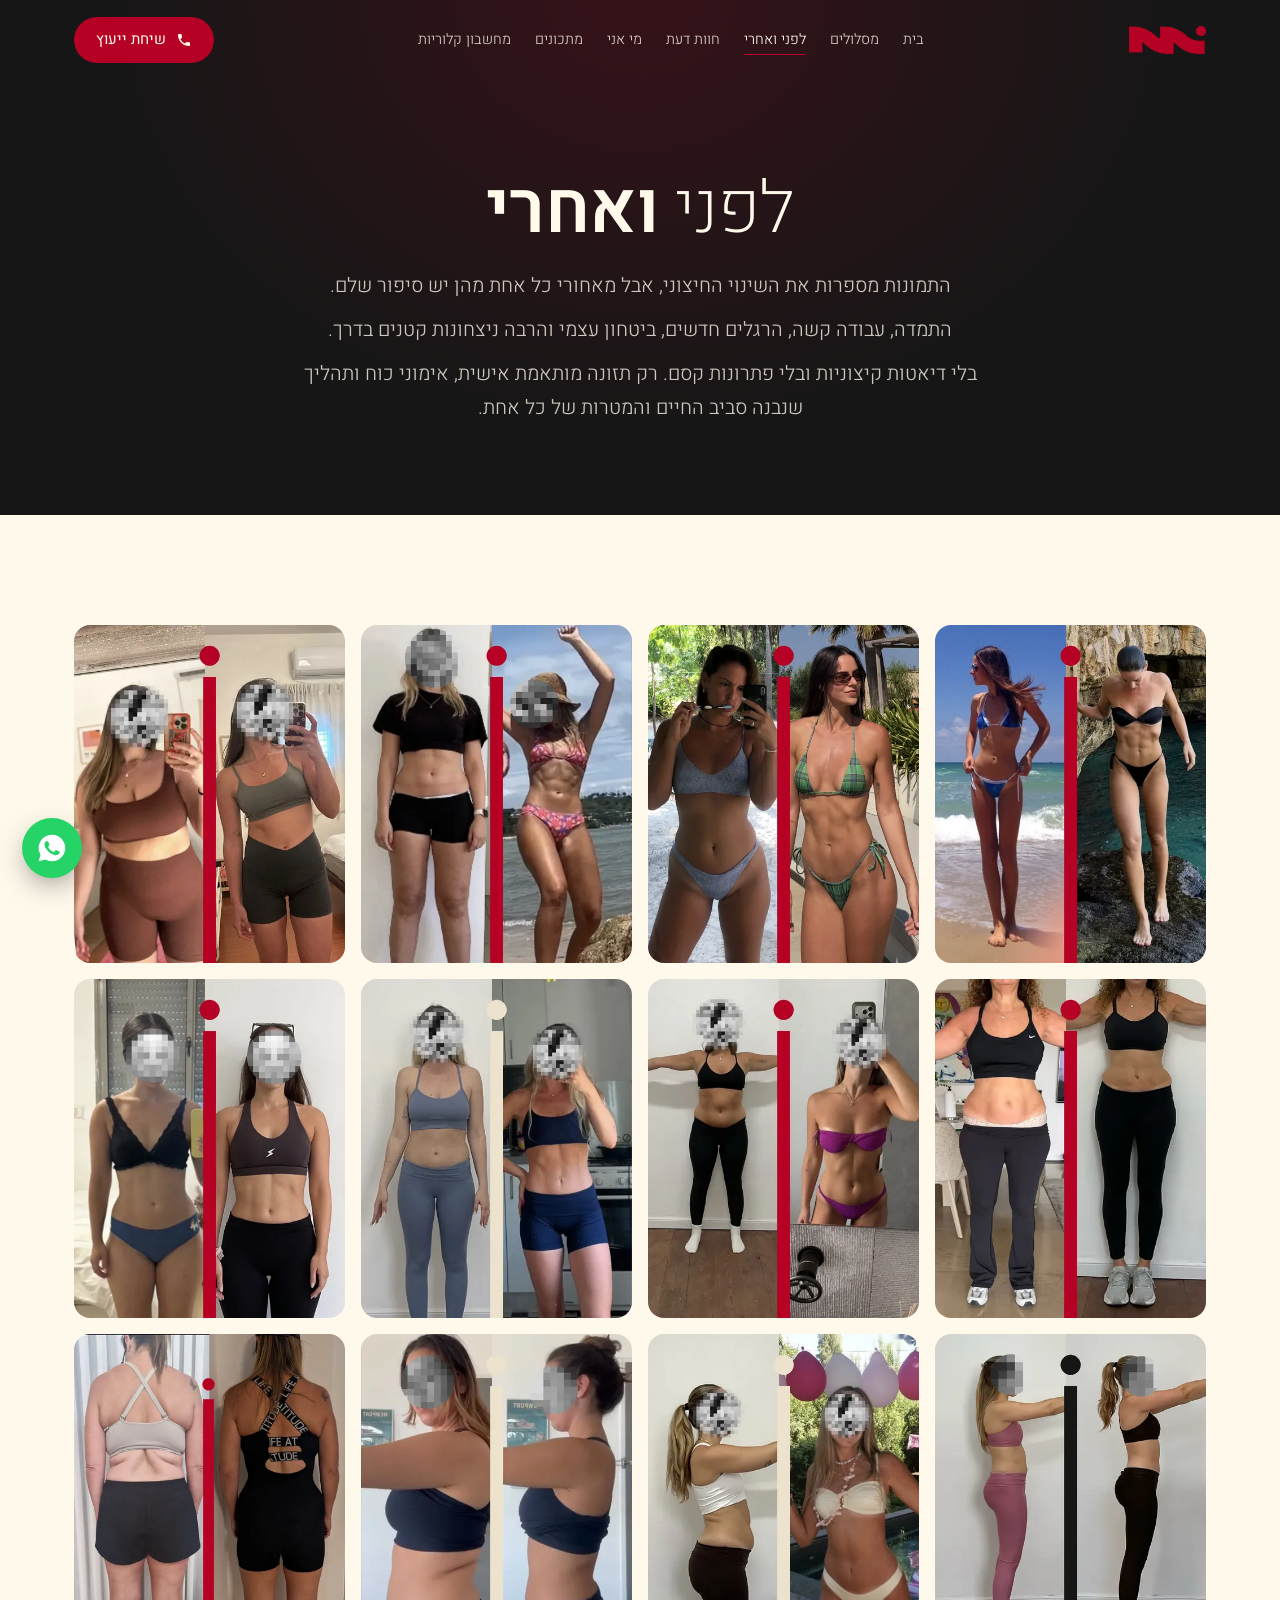
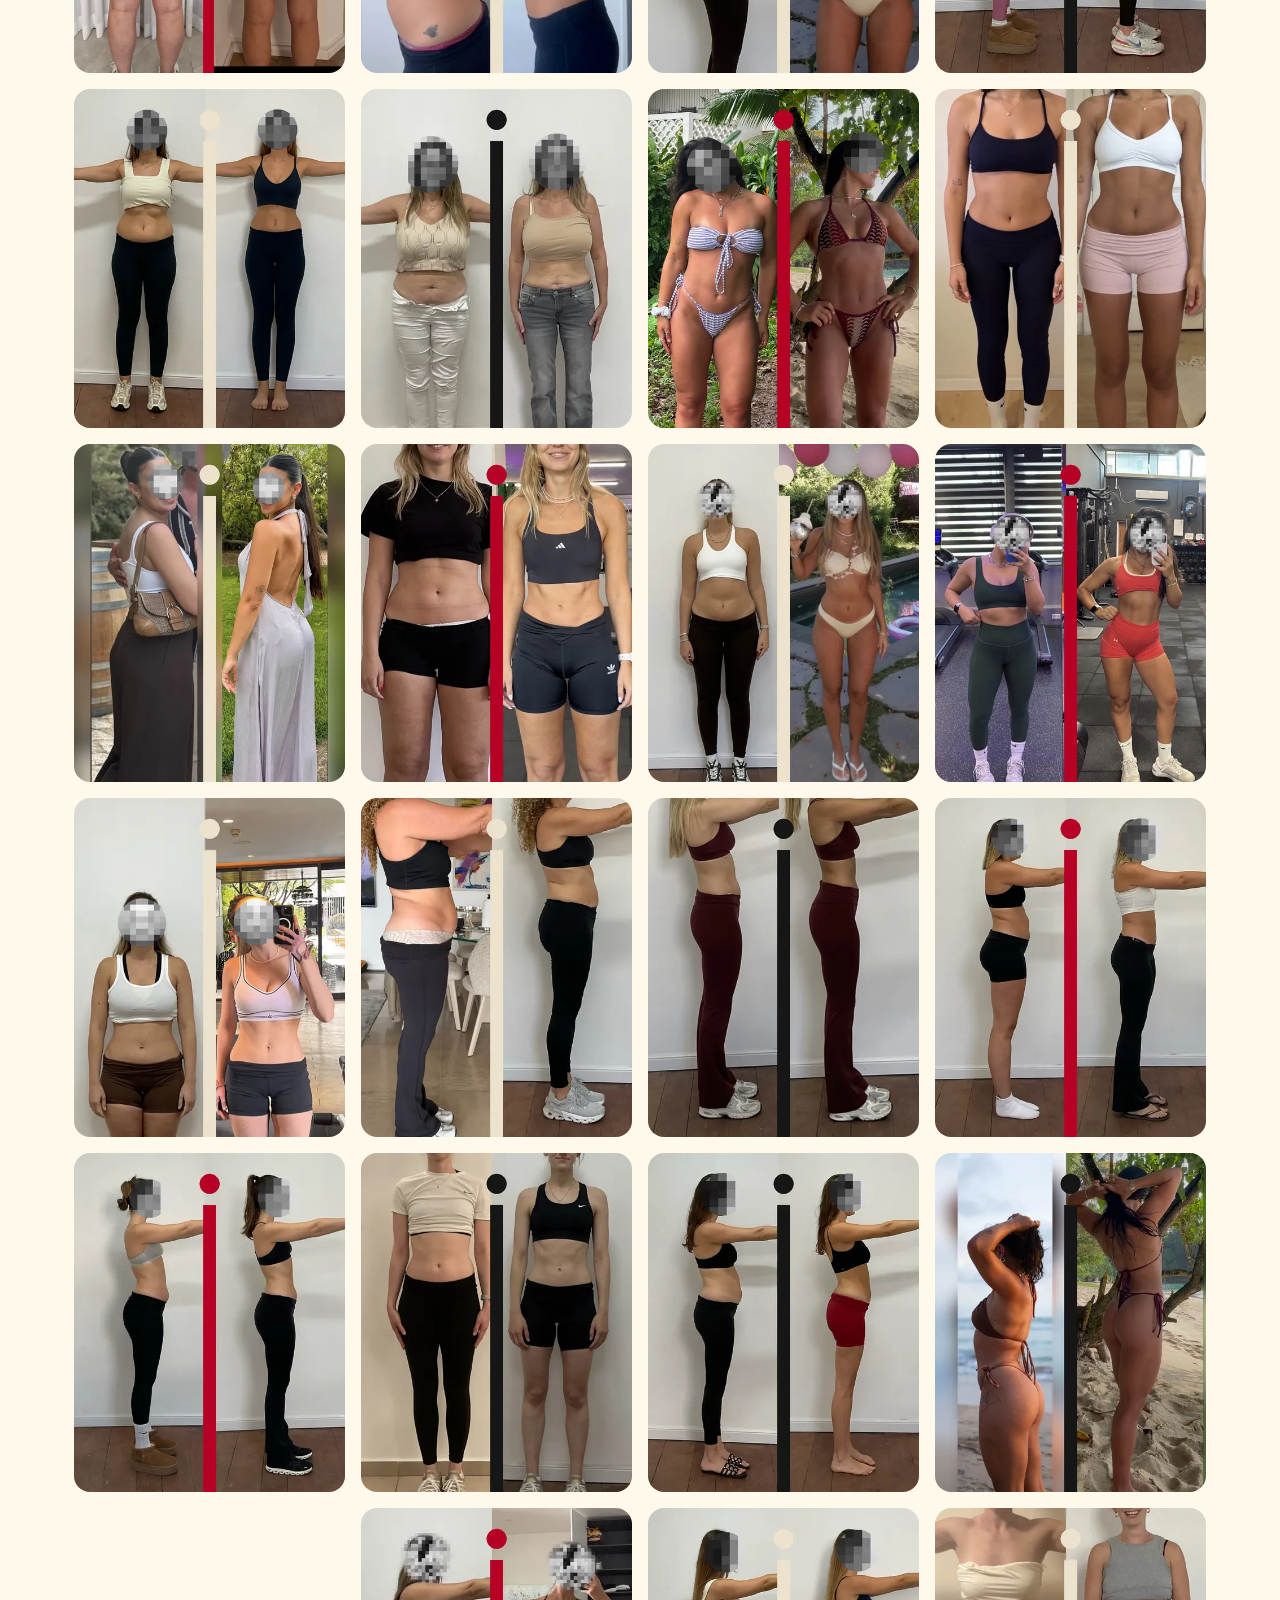
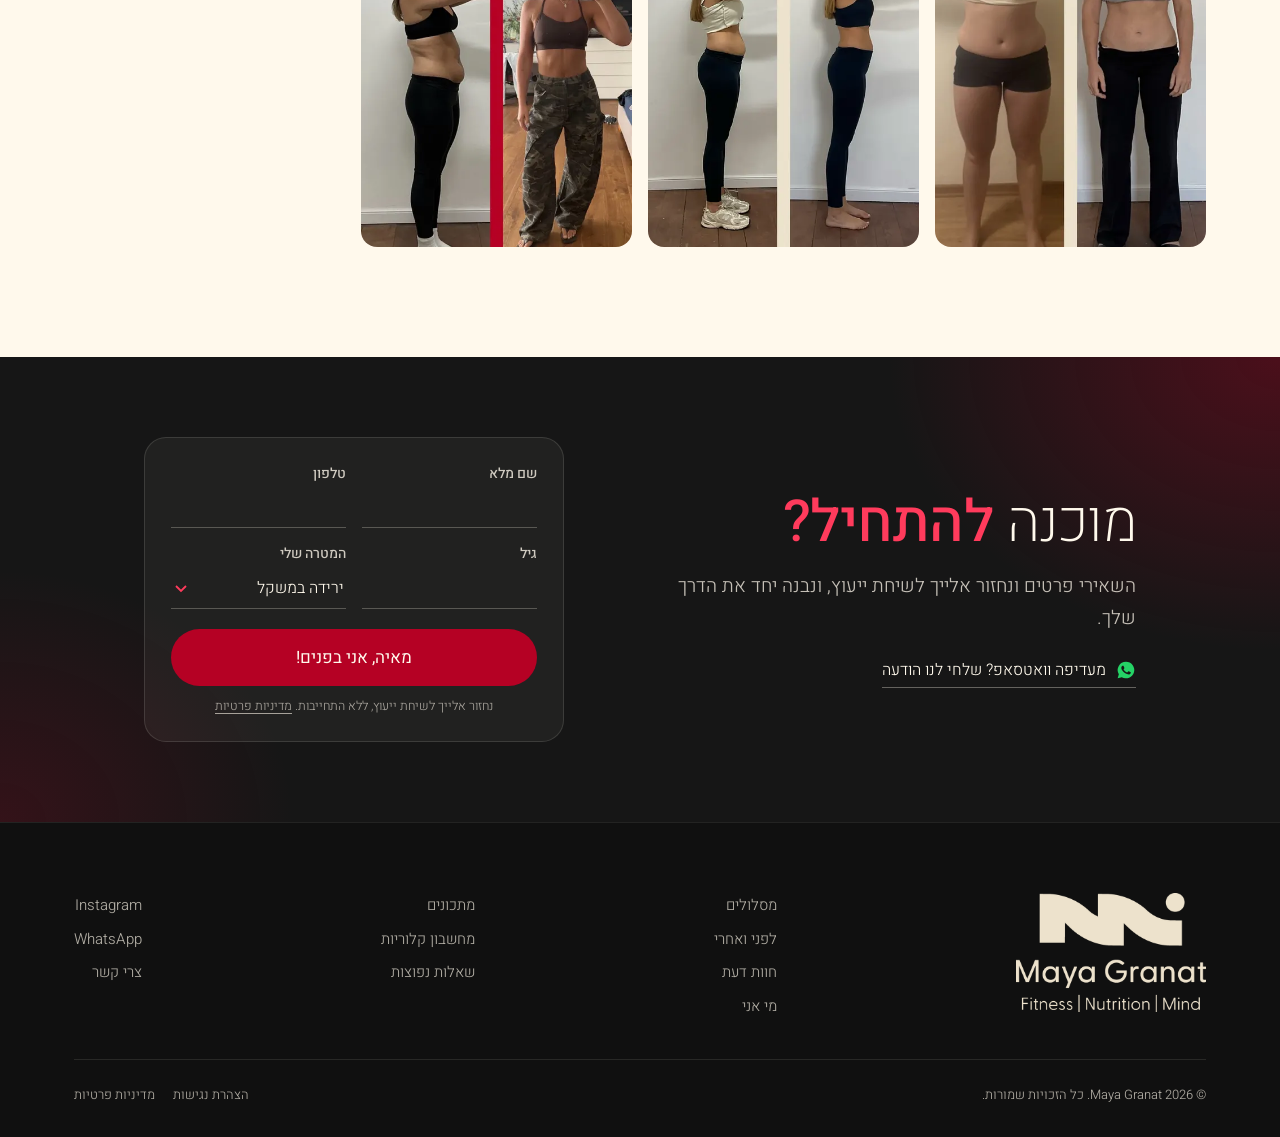
<file: results.html>
<!DOCTYPE html>
<html lang="he" dir="rtl">
<head>
<meta charset="utf-8">
<meta name="viewport" content="width=device-width, initial-scale=1">
<title>לפני ואחרי: תוצאות אמיתיות של מתאמנות | מאיה גרנט</title>
<meta name="description" content="תמונות לפני ואחרי של נשים שעברו ליווי תזונה ואימונים עם מאיה גרנט: ירידה במשקל, חיטוב ושינוי הרכב גוף, בלי קיצוניות.">

<link rel="canonical" href="https://mayagranat.com/results.html">
<meta property="og:title" content="לפני ואחרי: תוצאות אמיתיות של מתאמנות | מאיה גרנט">
<meta property="og:description" content="תמונות לפני ואחרי של נשים שעברו ליווי תזונה ואימונים עם מאיה גרנט: ירידה במשקל, חיטוב ושינוי הרכב גוף, בלי קיצוניות.">
<meta property="og:image" content="https://mayagranat.com/hero-1400.jpg">
<meta property="og:locale" content="he_IL">
<link rel="icon" type="image/png" href="logo-mark-red.png">
<link rel="preconnect" href="https://fonts.googleapis.com">
<link rel="preconnect" href="https://fonts.gstatic.com" crossorigin>
<link href="https://fonts.googleapis.com/css2?family=Heebo:wght@200;300;400;500;600;700&display=swap" rel="stylesheet">
<link rel="stylesheet" href="site.css?v=894cfe0f">
</head>
<body class="page-results">
<a class="skip" href="#main">דלגי לתוכן</a>

<header id="hdr">
  <div class="wrap">
    <a href="index.html" aria-label="מאיה גרנט – דף הבית"><img class="mark" src="logo-mark-red.png" alt="Maya Granat"></a>
    <nav id="nav" aria-label="תפריט ראשי">
      <ul>
        <li><a data-p="index" href="index.html">בית</a></li>
        <li><a data-p="tracks" href="tracks.html">מסלולים</a></li>
        <li><a data-p="results" href="results.html">לפני ואחרי</a></li>
        <li><a data-p="reviews" href="reviews.html">חוות דעת</a></li>
        <li><a data-p="about" href="about.html">מי אני</a></li>
        <li><a data-p="recipes" href="recipes.html">מתכונים</a></li>
        <li><a data-p="calculator" href="calculator.html">מחשבון קלוריות</a></li>
      </ul>
    </nav>
    <a class="btn btn-red hdr-cta" href="tel:+972533232021"><svg viewBox="0 0 24 24" aria-hidden="true"><path d="M6.6 10.8a15.1 15.1 0 0 0 6.6 6.6l2.2-2.2a1 1 0 0 1 1-.25 11.4 11.4 0 0 0 3.6.57 1 1 0 0 1 1 1V20a1 1 0 0 1-1 1A17 17 0 0 1 3 4a1 1 0 0 1 1-1h3.5a1 1 0 0 1 1 1c0 1.25.2 2.45.57 3.57a1 1 0 0 1-.25 1z"/></svg>שיחת ייעוץ</a>
    <button class="burger" aria-label="פתיחת תפריט" aria-controls="nav"><span></span><span></span><span></span></button>
  </div>
</header>

<main id="main">
<section class="page-hero">
  <div class="wrap">
    <h1>לפני <b>ואחרי</b></h1>
    <div class="lead rlead"><p>התמונות מספרות את השינוי החיצוני, אבל מאחורי כל אחת מהן יש סיפור שלם.</p><p>התמדה, עבודה קשה, הרגלים חדשים, ביטחון עצמי והרבה ניצחונות קטנים בדרך.</p><p>בלי דיאטות קיצוניות ובלי פתרונות קסם. רק תזונה מותאמת אישית, אימוני כוח ותהליך שנבנה סביב החיים והמטרות של כל אחת.</p></div>
  </div>
</section>
<section>
  <div class="wrap">
    <div class="gallery">
      <a class="ba-item reveal" href="ba-30.webp" data-full="ba-30.webp"><img src="ba-30-s.webp" alt="לפני ואחרי – מתאמנת 1" loading="lazy" width="480" height="600"></a>
      <a class="ba-item reveal" href="ba-31.webp" data-full="ba-31.webp"><img src="ba-31-s.webp" alt="לפני ואחרי – מתאמנת 2" loading="lazy" width="480" height="600"></a>
      <a class="ba-item reveal" href="ba-16.webp" data-full="ba-16.webp"><img src="ba-16-s.webp" alt="לפני ואחרי – מתאמנת 3" loading="lazy" width="480" height="600"></a>
      <a class="ba-item reveal" href="ba-14.webp" data-full="ba-14.webp"><img src="ba-14-s.webp" alt="לפני ואחרי – מתאמנת 4" loading="lazy" width="480" height="600"></a>
      <a class="ba-item reveal" href="ba-20.webp" data-full="ba-20.webp"><img src="ba-20-s.webp" alt="לפני ואחרי – מתאמנת 5" loading="lazy" width="480" height="600"></a>
      <a class="ba-item reveal" href="ba-10.webp" data-full="ba-10.webp"><img src="ba-10-s.webp" alt="לפני ואחרי – מתאמנת 6" loading="lazy" width="480" height="600"></a>
      <a class="ba-item reveal" href="ba-17.webp" data-full="ba-17.webp"><img src="ba-17-s.webp" alt="לפני ואחרי – מתאמנת 7" loading="lazy" width="480" height="600"></a>
      <a class="ba-item reveal" href="ba-01.webp" data-full="ba-01.webp"><img src="ba-01-s.webp" alt="לפני ואחרי – מתאמנת 8" loading="lazy" width="480" height="600"></a>
      <a class="ba-item reveal" href="ba-22.webp" data-full="ba-22.webp"><img src="ba-22-s.webp" alt="לפני ואחרי – מתאמנת 9" loading="lazy" width="480" height="600"></a>
      <a class="ba-item reveal" href="ba-19.webp" data-full="ba-19.webp"><img src="ba-19-s.webp" alt="לפני ואחרי – מתאמנת 10" loading="lazy" width="480" height="600"></a>
      <a class="ba-item reveal" href="ba-28.webp" data-full="ba-28.webp"><img src="ba-28-s.webp" alt="לפני ואחרי – מתאמנת 11" loading="lazy" width="480" height="600"></a>
      <a class="ba-item reveal" href="ba-29.webp" data-full="ba-29.webp"><img src="ba-29-s.webp" alt="לפני ואחרי – מתאמנת 12" loading="lazy" width="480" height="600"></a>
      <a class="ba-item reveal" href="ba-02.webp" data-full="ba-02.webp"><img src="ba-02-s.webp" alt="לפני ואחרי – מתאמנת 13" loading="lazy" width="480" height="600"></a>
      <a class="ba-item reveal" href="ba-03.webp" data-full="ba-03.webp"><img src="ba-03-s.webp" alt="לפני ואחרי – מתאמנת 14" loading="lazy" width="480" height="600"></a>
      <a class="ba-item reveal" href="ba-04.webp" data-full="ba-04.webp"><img src="ba-04-s.webp" alt="לפני ואחרי – מתאמנת 15" loading="lazy" width="480" height="600"></a>
      <a class="ba-item reveal" href="ba-21.webp" data-full="ba-21.webp"><img src="ba-21-s.webp" alt="לפני ואחרי – מתאמנת 16" loading="lazy" width="480" height="600"></a>
      <a class="ba-item reveal" href="ba-05.webp" data-full="ba-05.webp"><img src="ba-05-s.webp" alt="לפני ואחרי – מתאמנת 17" loading="lazy" width="480" height="600"></a>
      <a class="ba-item reveal" href="ba-06.webp" data-full="ba-06.webp"><img src="ba-06-s.webp" alt="לפני ואחרי – מתאמנת 18" loading="lazy" width="480" height="600"></a>
      <a class="ba-item reveal" href="ba-07.webp" data-full="ba-07.webp"><img src="ba-07-s.webp" alt="לפני ואחרי – מתאמנת 19" loading="lazy" width="480" height="600"></a>
      <a class="ba-item reveal" href="ba-08.webp" data-full="ba-08.webp"><img src="ba-08-s.webp" alt="לפני ואחרי – מתאמנת 20" loading="lazy" width="480" height="600"></a>
      <a class="ba-item reveal" href="ba-23.webp" data-full="ba-23.webp"><img src="ba-23-s.webp" alt="לפני ואחרי – מתאמנת 21" loading="lazy" width="480" height="600"></a>
      <a class="ba-item reveal" href="ba-09.webp" data-full="ba-09.webp"><img src="ba-09-s.webp" alt="לפני ואחרי – מתאמנת 22" loading="lazy" width="480" height="600"></a>
      <a class="ba-item reveal" href="ba-24.webp" data-full="ba-24.webp"><img src="ba-24-s.webp" alt="לפני ואחרי – מתאמנת 23" loading="lazy" width="480" height="600"></a>
      <a class="ba-item reveal" href="ba-11.webp" data-full="ba-11.webp"><img src="ba-11-s.webp" alt="לפני ואחרי – מתאמנת 24" loading="lazy" width="480" height="600"></a>
      <a class="ba-item reveal" href="ba-12.webp" data-full="ba-12.webp"><img src="ba-12-s.webp" alt="לפני ואחרי – מתאמנת 25" loading="lazy" width="480" height="600"></a>
      <a class="ba-item reveal" href="ba-25.webp" data-full="ba-25.webp"><img src="ba-25-s.webp" alt="לפני ואחרי – מתאמנת 26" loading="lazy" width="480" height="600"></a>
      <a class="ba-item reveal" href="ba-13.webp" data-full="ba-13.webp"><img src="ba-13-s.webp" alt="לפני ואחרי – מתאמנת 27" loading="lazy" width="480" height="600"></a>
      <a class="ba-item reveal" href="ba-26.webp" data-full="ba-26.webp"><img src="ba-26-s.webp" alt="לפני ואחרי – מתאמנת 28" loading="lazy" width="480" height="600"></a>
      <a class="ba-item reveal" href="ba-15.webp" data-full="ba-15.webp"><img src="ba-15-s.webp" alt="לפני ואחרי – מתאמנת 29" loading="lazy" width="480" height="600"></a>
      <a class="ba-item reveal" href="ba-27.webp" data-full="ba-27.webp"><img src="ba-27-s.webp" alt="לפני ואחרי – מתאמנת 30" loading="lazy" width="480" height="600"></a>
      <a class="ba-item reveal" href="ba-18.webp" data-full="ba-18.webp"><img src="ba-18-s.webp" alt="לפני ואחרי – מתאמנת 31" loading="lazy" width="480" height="600"></a>
    </div>
  </div>
</section>
<div class="lightbox" id="lb" hidden><button class="lb-x" aria-label="סגירה">×</button><button class="lb-prev" aria-label="הקודם">‹</button><img alt=""><button class="lb-next" aria-label="הבא">›</button></div>
<section class="cta-band band2">
  <div class="wrap band-grid">
    <div class="band-text">
      <h2>מוכנה <b>להתחיל?</b></h2>
      <p>השאירי פרטים ונחזור אלייך לשיחת ייעוץ, ונבנה יחד את הדרך שלך.</p>
      <a class="band-wa wa-link" href="#" target="_blank" rel="noopener"><svg viewBox="0 0 24 24" aria-hidden="true"><use href="#wa-i"/></svg>מעדיפה וואטסאפ? שלחי לנו הודעה</a>
    </div>
    <form class="lead-form band-form" novalidate>
      <input type="text" name="_honey" tabindex="-1" autocomplete="off" aria-hidden="true" class="hp">
      <label>שם מלא<input name="name" required autocomplete="name"></label>
      <label>טלפון<input name="phone" type="tel" required autocomplete="tel" inputmode="tel" pattern="[0-9\-\+ ]{9,15}"></label>
      <label>גיל<input name="age" type="number" inputmode="numeric" min="18" max="99" required title="הליווי מיועד לגילאי 18 ומעלה"></label>
      <label>המטרה שלי
        <select name="goal"><option>ירידה במשקל</option><option>חיטוב ועיצוב</option><option>שינוי הרכב גוף</option><option>בניית שריר</option><option>אורח חיים בריא והרגלים</option><option>אחר</option></select>
      </label>
      <button class="btn btn-red" type="submit">מאיה, אני בפנים!</button>
      <p class="note">נחזור אלייך לשיחת ייעוץ, ללא התחייבות. <a href="privacy.html">מדיניות פרטיות</a></p>
      <div class="thanks" role="status"><h3>תודה! קיבלנו את הפרטים</h3><p>נחזור אלייך בהקדם.</p></div>
    </form>
  </div>
</section>
</main>

<footer>
  <div class="wrap">
    <div class="top">
      <a href="index.html"><img class="flogo" src="logo-full-cream.png" alt="Maya Granat"></a>
      <ul><li><a href="tracks.html">מסלולים</a></li><li><a href="results.html">לפני ואחרי</a></li><li><a href="reviews.html">חוות דעת</a></li><li><a href="about.html">מי אני</a></li></ul>
      <ul><li><a href="recipes.html">מתכונים</a></li><li><a href="calculator.html">מחשבון קלוריות</a></li><li><a href="index.html#faq">שאלות נפוצות</a></li></ul>
      <ul><li><a class="ig-link" href="#" target="_blank" rel="noopener">Instagram</a></li><li><a class="wa-link" href="#" target="_blank" rel="noopener">WhatsApp</a></li><li><a href="index.html#contact">צרי קשר</a></li></ul>
    </div>
    <div class="bottom"><span>© <span id="yr"></span> Maya Granat. כל הזכויות שמורות.</span><span class="legal-links"><a href="accessibility.html">הצהרת נגישות</a><a href="privacy.html">מדיניות פרטיות</a></span></div>
  </div>
</footer>

<a class="float-wa wa-link" href="#" target="_blank" rel="noopener" aria-label="שליחת הודעה בוואטסאפ"><svg viewBox="0 0 24 24" aria-hidden="true"><use href="#wa-i"/></svg></a>

<svg width="0" height="0" style="position:absolute" aria-hidden="true"><symbol id="wa-i" viewBox="0 0 24 24"><path d="M12 2a10 10 0 0 0-8.6 15.1L2 22l5-1.3A10 10 0 1 0 12 2zm5.3 14.1c-.2.6-1.3 1.2-1.8 1.2-.5.1-1 .2-3.3-.7-2.8-1.1-4.6-4-4.7-4.2-.1-.2-1.1-1.5-1.1-2.9s.7-2 1-2.3c.2-.3.5-.3.7-.3h.5c.2 0 .4 0 .6.5l.8 2c.1.2.1.4 0 .5l-.3.5-.4.4c-.1.1-.3.3-.1.6.2.3.8 1.3 1.6 2.1 1.1 1 2 1.3 2.3 1.4.3.1.5.1.6-.1l.9-1.1c.2-.3.4-.2.7-.1l1.9.9c.3.1.5.2.5.3.1.2.1.7-.1 1.3z"/></symbol></svg>

<script src="site.js?v=fec2979b"></script>
<script>
(() => {
  const items=[...document.querySelectorAll('.ba-item')], lb=document.getElementById('lb'), im=lb.querySelector('img'); let i=0;
  const show=n=>{i=(n+items.length)%items.length; im.src=items[i].dataset.full; lb.hidden=false; document.body.style.overflow='hidden'};
  const hide=()=>{lb.hidden=true; document.body.style.overflow=''};
  items.forEach((a,n)=>a.addEventListener('click',e=>{e.preventDefault();show(n)}));
  lb.querySelector('.lb-x').onclick=hide; lb.querySelector('.lb-next').onclick=()=>show(i+1); lb.querySelector('.lb-prev').onclick=()=>show(i-1);
  lb.addEventListener('click',e=>{if(e.target===lb)hide()});
  document.addEventListener('keydown',e=>{if(lb.hidden)return; if(e.key==='Escape')hide(); if(e.key==='ArrowLeft')show(i+1); if(e.key==='ArrowRight')show(i-1)});
})();
</script>

</body>
</html>
</file>
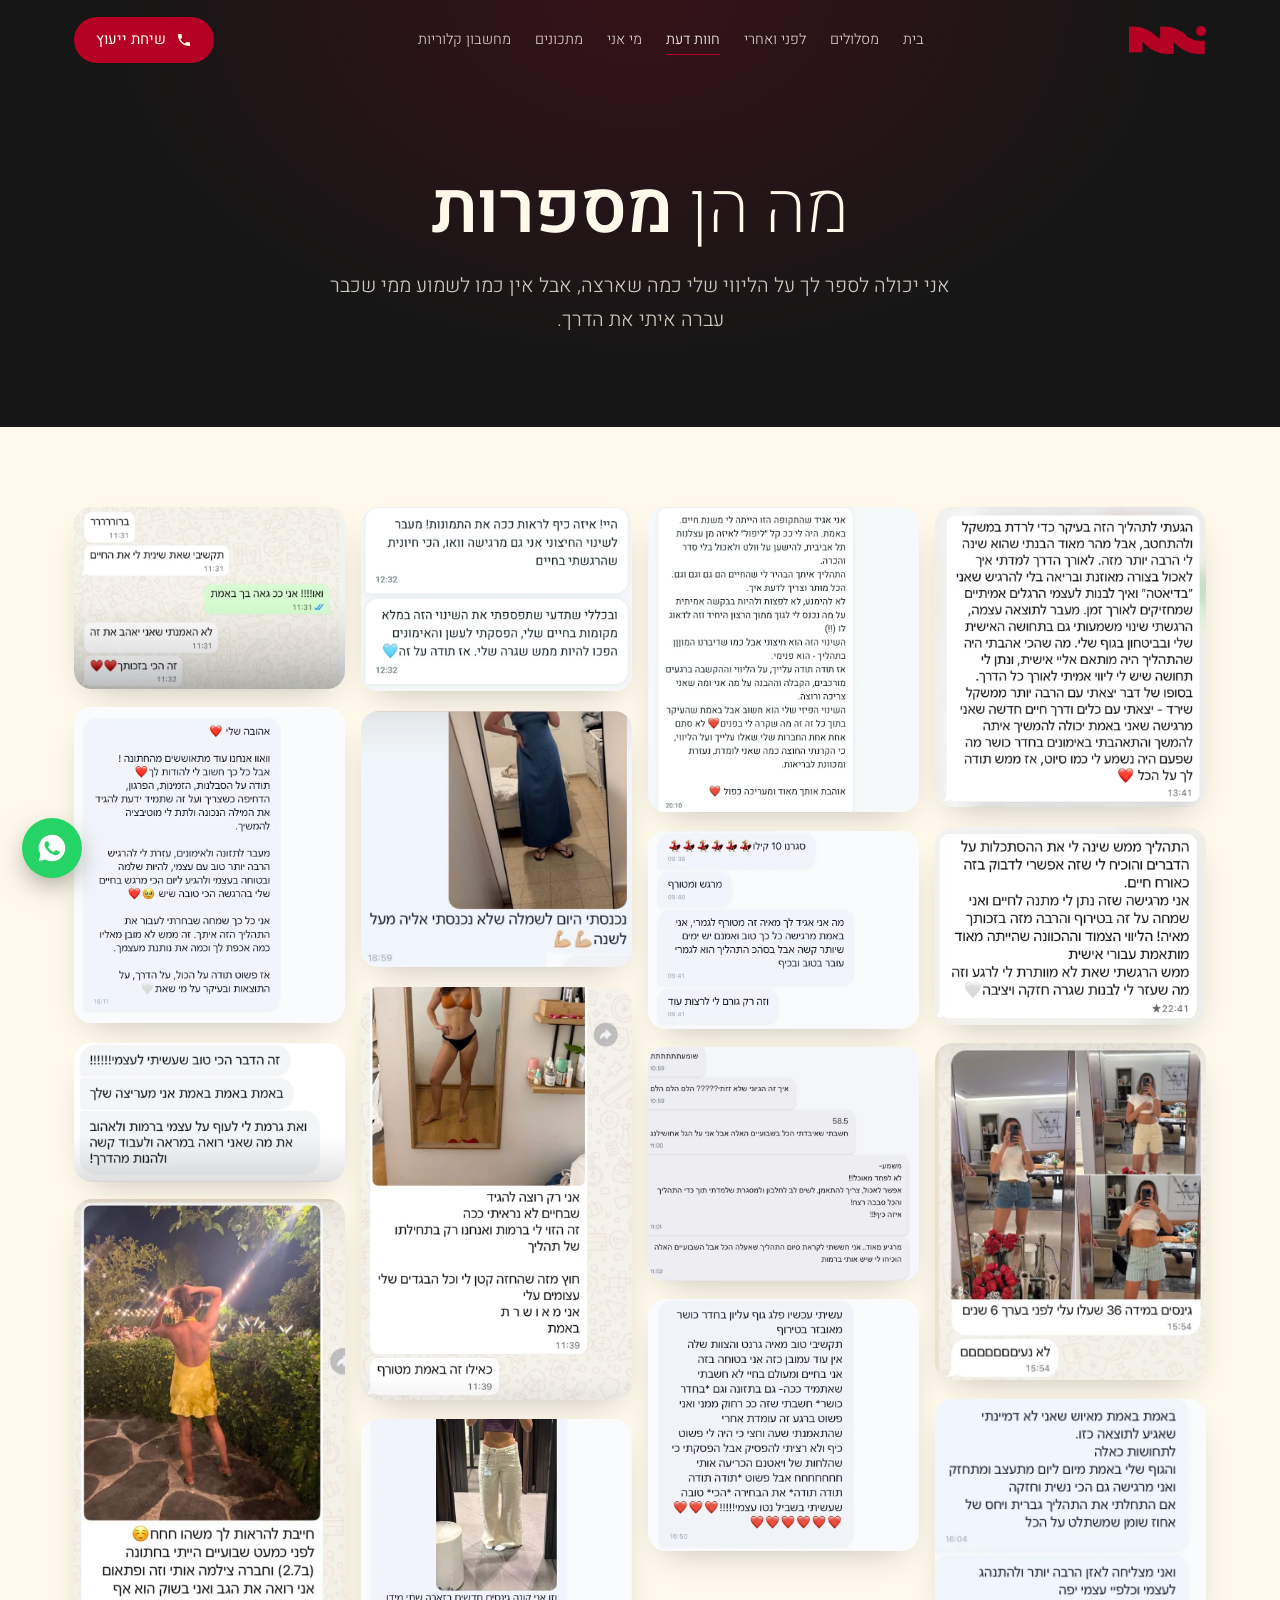
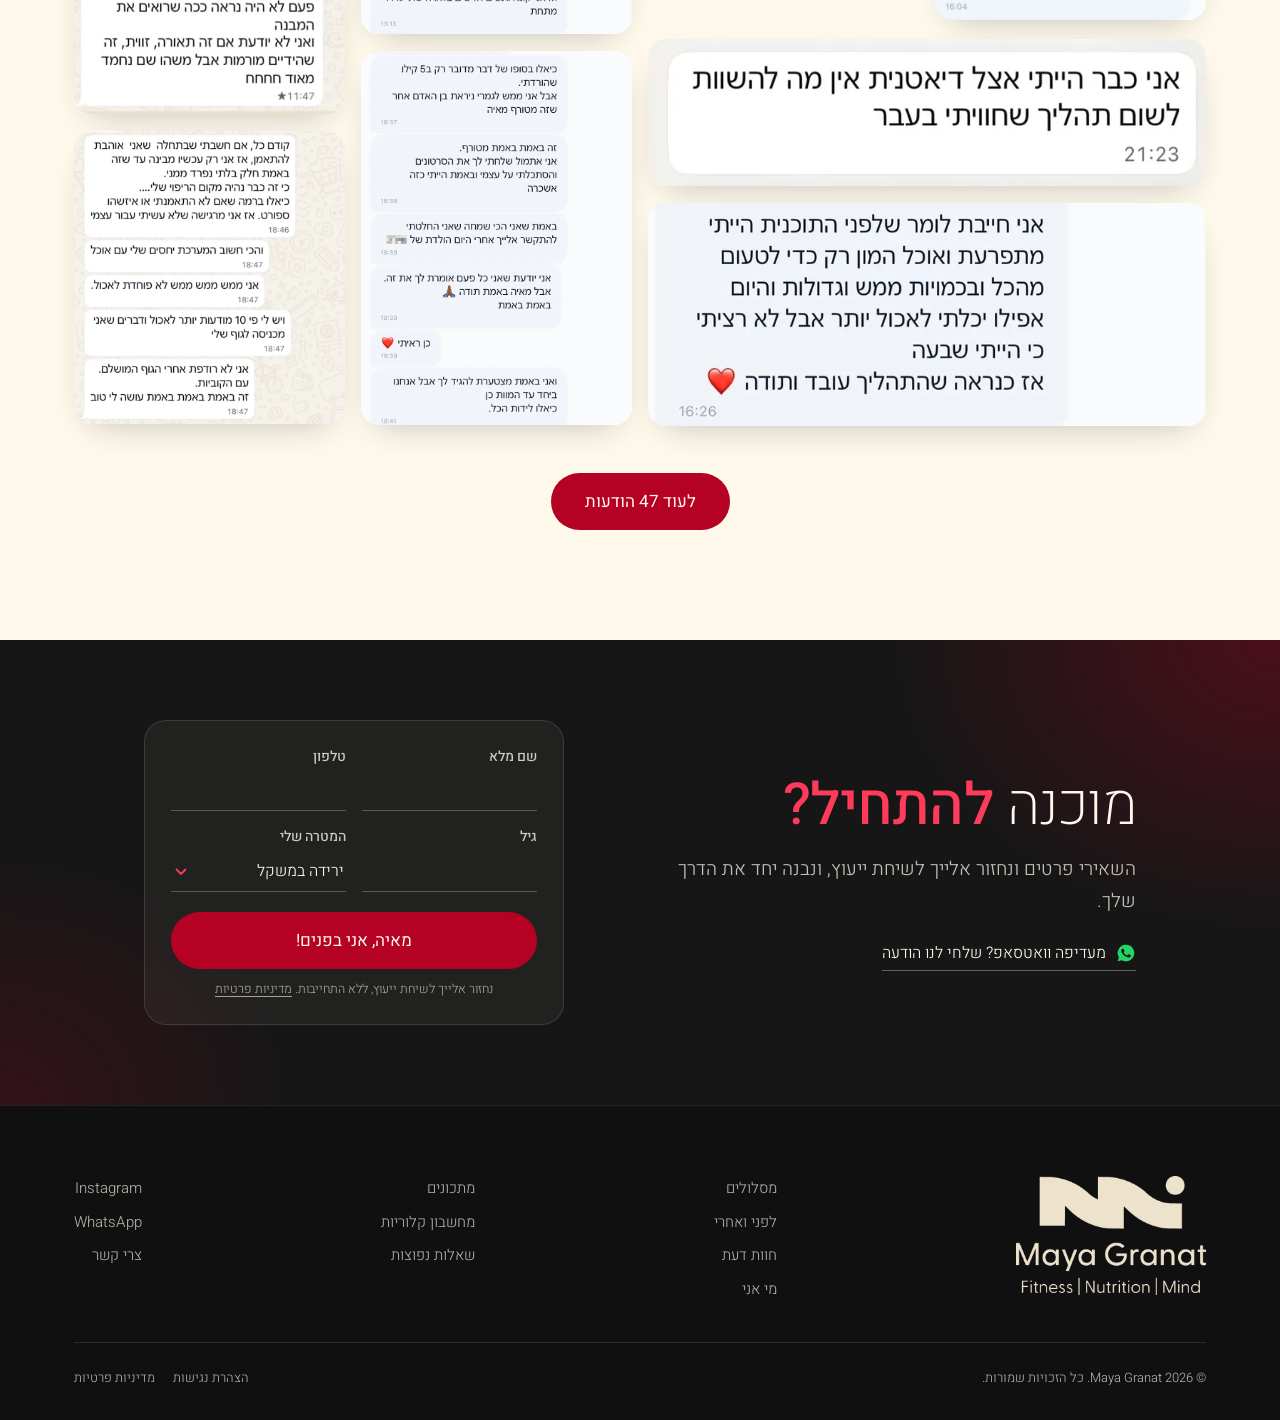
<file: reviews.html>
<!DOCTYPE html>
<html lang="he" dir="rtl">
<head>
<meta charset="utf-8">
<meta name="viewport" content="width=device-width, initial-scale=1">
<title>חוות דעת של מתאמנות על הליווי | מאיה גרנט</title>
<meta name="description" content="מה המתאמנות מספרות על ליווי התזונה והאימונים עם מאיה גרנט: הודעות אמיתיות מהתהליך.">

<link rel="canonical" href="https://mayagranat.com/reviews.html">
<meta property="og:title" content="חוות דעת של מתאמנות על הליווי | מאיה גרנט">
<meta property="og:description" content="מה המתאמנות מספרות על ליווי התזונה והאימונים עם מאיה גרנט: הודעות אמיתיות מהתהליך.">
<meta property="og:image" content="https://mayagranat.com/hero-1400.jpg">
<meta property="og:locale" content="he_IL">
<link rel="icon" type="image/png" href="logo-mark-red.png">
<link rel="preconnect" href="https://fonts.googleapis.com">
<link rel="preconnect" href="https://fonts.gstatic.com" crossorigin>
<link href="https://fonts.googleapis.com/css2?family=Heebo:wght@200;300;400;500;600;700&display=swap" rel="stylesheet">
<link rel="stylesheet" href="site.css?v=894cfe0f">
</head>
<body class="page-reviews">
<a class="skip" href="#main">דלגי לתוכן</a>

<header id="hdr">
  <div class="wrap">
    <a href="index.html" aria-label="מאיה גרנט – דף הבית"><img class="mark" src="logo-mark-red.png" alt="Maya Granat"></a>
    <nav id="nav" aria-label="תפריט ראשי">
      <ul>
        <li><a data-p="index" href="index.html">בית</a></li>
        <li><a data-p="tracks" href="tracks.html">מסלולים</a></li>
        <li><a data-p="results" href="results.html">לפני ואחרי</a></li>
        <li><a data-p="reviews" href="reviews.html">חוות דעת</a></li>
        <li><a data-p="about" href="about.html">מי אני</a></li>
        <li><a data-p="recipes" href="recipes.html">מתכונים</a></li>
        <li><a data-p="calculator" href="calculator.html">מחשבון קלוריות</a></li>
      </ul>
    </nav>
    <a class="btn btn-red hdr-cta" href="tel:+972533232021"><svg viewBox="0 0 24 24" aria-hidden="true"><path d="M6.6 10.8a15.1 15.1 0 0 0 6.6 6.6l2.2-2.2a1 1 0 0 1 1-.25 11.4 11.4 0 0 0 3.6.57 1 1 0 0 1 1 1V20a1 1 0 0 1-1 1A17 17 0 0 1 3 4a1 1 0 0 1 1-1h3.5a1 1 0 0 1 1 1c0 1.25.2 2.45.57 3.57a1 1 0 0 1-.25 1z"/></svg>שיחת ייעוץ</a>
    <button class="burger" aria-label="פתיחת תפריט" aria-controls="nav"><span></span><span></span><span></span></button>
  </div>
</header>

<main id="main">
<section class="page-hero">
  <div class="wrap">
    <h1>מה הן <b>מספרות</b></h1>
    <p class="lead">אני יכולה לספר לך על הליווי שלי כמה שארצה, אבל אין כמו לשמוע ממי שכבר עברה איתי את הדרך.</p>
  </div>
</section>
<section class="rv-sec" style="padding-top:80px">
  <div class="wrap">
    <div class="rv-wall">
      <a class="rv reveal" href="rv-11.webp" data-full="rv-11.webp"><img src="rv-11.webp" alt="הודעה ממתאמנת" loading="lazy"></a>
      <a class="rv reveal" href="rv-62.webp" data-full="rv-62.webp"><img src="rv-62.webp" alt="הודעה ממתאמנת" loading="lazy"></a>
      <a class="rv reveal" href="rv-67.webp" data-full="rv-67.webp"><img src="rv-67.webp" alt="הודעה ממתאמנת" loading="lazy"></a>
      <a class="rv reveal" href="rv-03.webp" data-full="rv-03.webp"><img src="rv-03.webp" alt="הודעה ממתאמנת" loading="lazy"></a>
      <a class="rv reveal" href="rv-54.webp" data-full="rv-54.webp"><img src="rv-54.webp" alt="הודעה ממתאמנת" loading="lazy"></a>
      <a class="rv reveal" href="rv-23.webp" data-full="rv-23.webp"><img src="rv-23.webp" alt="הודעה ממתאמנת" loading="lazy"></a>
      <a class="rv reveal" href="rv-33.webp" data-full="rv-33.webp"><img src="rv-33.webp" alt="הודעה ממתאמנת" loading="lazy"></a>
      <a class="rv reveal" href="rv-56.webp" data-full="rv-56.webp"><img src="rv-56.webp" alt="הודעה ממתאמנת" loading="lazy"></a>
      <a class="rv reveal" href="rv-35.webp" data-full="rv-35.webp"><img src="rv-35.webp" alt="הודעה ממתאמנת" loading="lazy"></a>
      <a class="rv reveal" href="rv-16.webp" data-full="rv-16.webp"><img src="rv-16.webp" alt="הודעה ממתאמנת" loading="lazy"></a>
      <a class="rv reveal" href="rv-40.webp" data-full="rv-40.webp"><img src="rv-40.webp" alt="הודעה ממתאמנת" loading="lazy"></a>
      <a class="rv reveal" href="rv-66.webp" data-full="rv-66.webp"><img src="rv-66.webp" alt="הודעה ממתאמנת" loading="lazy"></a>
      <a class="rv reveal" href="rv-41.webp" data-full="rv-41.webp"><img src="rv-41.webp" alt="הודעה ממתאמנת" loading="lazy"></a>
      <a class="rv reveal" href="rv-58.webp" data-full="rv-58.webp"><img src="rv-58.webp" alt="הודעה ממתאמנת" loading="lazy"></a>
      <a class="rv reveal" href="rv-21.webp" data-full="rv-21.webp"><img src="rv-21.webp" alt="הודעה ממתאמנת" loading="lazy"></a>
      <a class="rv reveal" href="rv-57.webp" data-full="rv-57.webp"><img src="rv-57.webp" alt="הודעה ממתאמנת" loading="lazy"></a>
      <a class="rv reveal rv-wide" href="rv-32.webp" data-full="rv-32.webp"><img src="rv-32.webp" alt="הודעה ממתאמנת" loading="lazy"></a>
      <a class="rv reveal" href="rv-46.webp" data-full="rv-46.webp"><img src="rv-46.webp" alt="הודעה ממתאמנת" loading="lazy"></a>
      <a class="rv reveal" href="rv-34.webp" data-full="rv-34.webp"><img src="rv-34.webp" alt="הודעה ממתאמנת" loading="lazy"></a>
      <a class="rv reveal rv-wide" href="rv-60.webp" data-full="rv-60.webp"><img src="rv-60.webp" alt="הודעה ממתאמנת" loading="lazy"></a>
      <a class="rv rv-more reveal" href="rv-15.webp" data-full="rv-15.webp"><img src="rv-15.webp" alt="הודעה ממתאמנת" loading="lazy"></a>
      <a class="rv rv-more reveal" href="rv-53.webp" data-full="rv-53.webp"><img src="rv-53.webp" alt="הודעה ממתאמנת" loading="lazy"></a>
      <a class="rv rv-more reveal" href="rv-27.webp" data-full="rv-27.webp"><img src="rv-27.webp" alt="הודעה ממתאמנת" loading="lazy"></a>
      <a class="rv rv-more reveal" href="rv-44.webp" data-full="rv-44.webp"><img src="rv-44.webp" alt="הודעה ממתאמנת" loading="lazy"></a>
      <a class="rv rv-more reveal" href="rv-28.webp" data-full="rv-28.webp"><img src="rv-28.webp" alt="הודעה ממתאמנת" loading="lazy"></a>
      <a class="rv rv-more reveal" href="rv-13.webp" data-full="rv-13.webp"><img src="rv-13.webp" alt="הודעה ממתאמנת" loading="lazy"></a>
      <a class="rv rv-more reveal" href="rv-29.webp" data-full="rv-29.webp"><img src="rv-29.webp" alt="הודעה ממתאמנת" loading="lazy"></a>
      <a class="rv rv-more reveal rv-wide" href="rv-55.webp" data-full="rv-55.webp"><img src="rv-55.webp" alt="הודעה ממתאמנת" loading="lazy"></a>
      <a class="rv rv-more reveal rv-wide" href="rv-45.webp" data-full="rv-45.webp"><img src="rv-45.webp" alt="הודעה ממתאמנת" loading="lazy"></a>
      <a class="rv rv-more reveal" href="rv-05.webp" data-full="rv-05.webp"><img src="rv-05.webp" alt="הודעה ממתאמנת" loading="lazy"></a>
      <a class="rv rv-more reveal" href="rv-30.webp" data-full="rv-30.webp"><img src="rv-30.webp" alt="הודעה ממתאמנת" loading="lazy"></a>
      <a class="rv rv-more reveal" href="rv-31.webp" data-full="rv-31.webp"><img src="rv-31.webp" alt="הודעה ממתאמנת" loading="lazy"></a>
      <a class="rv rv-more reveal" href="rv-01.webp" data-full="rv-01.webp"><img src="rv-01.webp" alt="הודעה ממתאמנת" loading="lazy"></a>
      <a class="rv rv-more reveal rv-wide" href="rv-47.webp" data-full="rv-47.webp"><img src="rv-47.webp" alt="הודעה ממתאמנת" loading="lazy"></a>
      <a class="rv rv-more reveal" href="rv-09.webp" data-full="rv-09.webp"><img src="rv-09.webp" alt="הודעה ממתאמנת" loading="lazy"></a>
      <a class="rv rv-more reveal" href="rv-59.webp" data-full="rv-59.webp"><img src="rv-59.webp" alt="הודעה ממתאמנת" loading="lazy"></a>
      <a class="rv rv-more reveal" href="rv-04.webp" data-full="rv-04.webp"><img src="rv-04.webp" alt="הודעה ממתאמנת" loading="lazy"></a>
      <a class="rv rv-more reveal" href="rv-48.webp" data-full="rv-48.webp"><img src="rv-48.webp" alt="הודעה ממתאמנת" loading="lazy"></a>
      <a class="rv rv-more reveal rv-wide" href="rv-14.webp" data-full="rv-14.webp"><img src="rv-14.webp" alt="הודעה ממתאמנת" loading="lazy"></a>
      <a class="rv rv-more reveal" href="rv-36.webp" data-full="rv-36.webp"><img src="rv-36.webp" alt="הודעה ממתאמנת" loading="lazy"></a>
      <a class="rv rv-more reveal rv-wide" href="rv-61.webp" data-full="rv-61.webp"><img src="rv-61.webp" alt="הודעה ממתאמנת" loading="lazy"></a>
      <a class="rv rv-more reveal" href="rv-06.webp" data-full="rv-06.webp"><img src="rv-06.webp" alt="הודעה ממתאמנת" loading="lazy"></a>
      <a class="rv rv-more reveal" href="rv-37.webp" data-full="rv-37.webp"><img src="rv-37.webp" alt="הודעה ממתאמנת" loading="lazy"></a>
      <a class="rv rv-more reveal rv-wide" href="rv-49.webp" data-full="rv-49.webp"><img src="rv-49.webp" alt="הודעה ממתאמנת" loading="lazy"></a>
      <a class="rv rv-more reveal" href="rv-17.webp" data-full="rv-17.webp"><img src="rv-17.webp" alt="הודעה ממתאמנת" loading="lazy"></a>
      <a class="rv rv-more reveal" href="rv-38.webp" data-full="rv-38.webp"><img src="rv-38.webp" alt="הודעה ממתאמנת" loading="lazy"></a>
      <a class="rv rv-more reveal" href="rv-07.webp" data-full="rv-07.webp"><img src="rv-07.webp" alt="הודעה ממתאמנת" loading="lazy"></a>
      <a class="rv rv-more reveal" href="rv-63.webp" data-full="rv-63.webp"><img src="rv-63.webp" alt="הודעה ממתאמנת" loading="lazy"></a>
      <a class="rv rv-more reveal" href="rv-39.webp" data-full="rv-39.webp"><img src="rv-39.webp" alt="הודעה ממתאמנת" loading="lazy"></a>
      <a class="rv rv-more reveal" href="rv-50.webp" data-full="rv-50.webp"><img src="rv-50.webp" alt="הודעה ממתאמנת" loading="lazy"></a>
      <a class="rv rv-more reveal" href="rv-22.webp" data-full="rv-22.webp"><img src="rv-22.webp" alt="הודעה ממתאמנת" loading="lazy"></a>
      <a class="rv rv-more reveal" href="rv-64.webp" data-full="rv-64.webp"><img src="rv-64.webp" alt="הודעה ממתאמנת" loading="lazy"></a>
      <a class="rv rv-more reveal" href="rv-02.webp" data-full="rv-02.webp"><img src="rv-02.webp" alt="הודעה ממתאמנת" loading="lazy"></a>
      <a class="rv rv-more reveal" href="rv-65.webp" data-full="rv-65.webp"><img src="rv-65.webp" alt="הודעה ממתאמנת" loading="lazy"></a>
      <a class="rv rv-more reveal rv-wide" href="rv-51.webp" data-full="rv-51.webp"><img src="rv-51.webp" alt="הודעה ממתאמנת" loading="lazy"></a>
      <a class="rv rv-more reveal" href="rv-24.webp" data-full="rv-24.webp"><img src="rv-24.webp" alt="הודעה ממתאמנת" loading="lazy"></a>
      <a class="rv rv-more reveal" href="rv-42.webp" data-full="rv-42.webp"><img src="rv-42.webp" alt="הודעה ממתאמנת" loading="lazy"></a>
      <a class="rv rv-more reveal" href="rv-10.webp" data-full="rv-10.webp"><img src="rv-10.webp" alt="הודעה ממתאמנת" loading="lazy"></a>
      <a class="rv rv-more reveal" href="rv-43.webp" data-full="rv-43.webp"><img src="rv-43.webp" alt="הודעה ממתאמנת" loading="lazy"></a>
      <a class="rv rv-more reveal" href="rv-52.webp" data-full="rv-52.webp"><img src="rv-52.webp" alt="הודעה ממתאמנת" loading="lazy"></a>
      <a class="rv rv-more reveal" href="rv-12.webp" data-full="rv-12.webp"><img src="rv-12.webp" alt="הודעה ממתאמנת" loading="lazy"></a>
      <a class="rv rv-more reveal" href="rv-18.webp" data-full="rv-18.webp"><img src="rv-18.webp" alt="הודעה ממתאמנת" loading="lazy"></a>
      <a class="rv rv-more reveal rv-wide" href="rv-68.webp" data-full="rv-68.webp"><img src="rv-68.webp" alt="הודעה ממתאמנת" loading="lazy"></a>
      <a class="rv rv-more reveal" href="rv-08.webp" data-full="rv-08.webp"><img src="rv-08.webp" alt="הודעה ממתאמנת" loading="lazy"></a>
      <a class="rv rv-more reveal" href="rv-25.webp" data-full="rv-25.webp"><img src="rv-25.webp" alt="הודעה ממתאמנת" loading="lazy"></a>
      <a class="rv rv-more reveal" href="rv-19.webp" data-full="rv-19.webp"><img src="rv-19.webp" alt="הודעה ממתאמנת" loading="lazy"></a>
      <a class="rv rv-more reveal" href="rv-69.webp" data-full="rv-69.webp"><img src="rv-69.webp" alt="הודעה ממתאמנת" loading="lazy"></a>
    </div>
    <div class="center"><button class="btn btn-red rv-btn" id="rvMore" type="button">לעוד 47 הודעות</button></div>
  </div>
</section>
<div class="lightbox" id="lb" hidden><button class="lb-x" aria-label="סגירה">×</button><button class="lb-prev" aria-label="הקודם">‹</button><img alt=""><button class="lb-next" aria-label="הבא">›</button></div>
<section class="cta-band band2">
  <div class="wrap band-grid">
    <div class="band-text">
      <h2>מוכנה <b>להתחיל?</b></h2>
      <p>השאירי פרטים ונחזור אלייך לשיחת ייעוץ, ונבנה יחד את הדרך שלך.</p>
      <a class="band-wa wa-link" href="#" target="_blank" rel="noopener"><svg viewBox="0 0 24 24" aria-hidden="true"><use href="#wa-i"/></svg>מעדיפה וואטסאפ? שלחי לנו הודעה</a>
    </div>
    <form class="lead-form band-form" novalidate>
      <input type="text" name="_honey" tabindex="-1" autocomplete="off" aria-hidden="true" class="hp">
      <label>שם מלא<input name="name" required autocomplete="name"></label>
      <label>טלפון<input name="phone" type="tel" required autocomplete="tel" inputmode="tel" pattern="[0-9\-\+ ]{9,15}"></label>
      <label>גיל<input name="age" type="number" inputmode="numeric" min="18" max="99" required title="הליווי מיועד לגילאי 18 ומעלה"></label>
      <label>המטרה שלי
        <select name="goal"><option>ירידה במשקל</option><option>חיטוב ועיצוב</option><option>שינוי הרכב גוף</option><option>בניית שריר</option><option>אורח חיים בריא והרגלים</option><option>אחר</option></select>
      </label>
      <button class="btn btn-red" type="submit">מאיה, אני בפנים!</button>
      <p class="note">נחזור אלייך לשיחת ייעוץ, ללא התחייבות. <a href="privacy.html">מדיניות פרטיות</a></p>
      <div class="thanks" role="status"><h3>תודה! קיבלנו את הפרטים</h3><p>נחזור אלייך בהקדם.</p></div>
    </form>
  </div>
</section>
</main>

<footer>
  <div class="wrap">
    <div class="top">
      <a href="index.html"><img class="flogo" src="logo-full-cream.png" alt="Maya Granat"></a>
      <ul><li><a href="tracks.html">מסלולים</a></li><li><a href="results.html">לפני ואחרי</a></li><li><a href="reviews.html">חוות דעת</a></li><li><a href="about.html">מי אני</a></li></ul>
      <ul><li><a href="recipes.html">מתכונים</a></li><li><a href="calculator.html">מחשבון קלוריות</a></li><li><a href="index.html#faq">שאלות נפוצות</a></li></ul>
      <ul><li><a class="ig-link" href="#" target="_blank" rel="noopener">Instagram</a></li><li><a class="wa-link" href="#" target="_blank" rel="noopener">WhatsApp</a></li><li><a href="index.html#contact">צרי קשר</a></li></ul>
    </div>
    <div class="bottom"><span>© <span id="yr"></span> Maya Granat. כל הזכויות שמורות.</span><span class="legal-links"><a href="accessibility.html">הצהרת נגישות</a><a href="privacy.html">מדיניות פרטיות</a></span></div>
  </div>
</footer>

<a class="float-wa wa-link" href="#" target="_blank" rel="noopener" aria-label="שליחת הודעה בוואטסאפ"><svg viewBox="0 0 24 24" aria-hidden="true"><use href="#wa-i"/></svg></a>

<svg width="0" height="0" style="position:absolute" aria-hidden="true"><symbol id="wa-i" viewBox="0 0 24 24"><path d="M12 2a10 10 0 0 0-8.6 15.1L2 22l5-1.3A10 10 0 1 0 12 2zm5.3 14.1c-.2.6-1.3 1.2-1.8 1.2-.5.1-1 .2-3.3-.7-2.8-1.1-4.6-4-4.7-4.2-.1-.2-1.1-1.5-1.1-2.9s.7-2 1-2.3c.2-.3.5-.3.7-.3h.5c.2 0 .4 0 .6.5l.8 2c.1.2.1.4 0 .5l-.3.5-.4.4c-.1.1-.3.3-.1.6.2.3.8 1.3 1.6 2.1 1.1 1 2 1.3 2.3 1.4.3.1.5.1.6-.1l.9-1.1c.2-.3.4-.2.7-.1l1.9.9c.3.1.5.2.5.3.1.2.1.7-.1 1.3z"/></symbol></svg>

<script src="site.js?v=fec2979b"></script>
<script>
(() => {
  const items=[...document.querySelectorAll('.rv')], lb=document.getElementById('lb'), im=lb.querySelector('img'); let i=0;
  const vis=()=>items.filter(a=>!a.classList.contains('rv-more'));
  const show=n=>{const v=vis(); i=(n+v.length)%v.length; im.src=v[i].dataset.full; lb.hidden=false; document.body.style.overflow='hidden'};
  const hide=()=>{lb.hidden=true; document.body.style.overflow=''};
  items.forEach(a=>a.addEventListener('click',e=>{e.preventDefault();show(vis().indexOf(a))}));
  lb.querySelector('.lb-x').onclick=hide; lb.querySelector('.lb-next').onclick=()=>show(i+1); lb.querySelector('.lb-prev').onclick=()=>show(i-1);
  lb.addEventListener('click',e=>{if(e.target===lb)hide()});
  document.addEventListener('keydown',e=>{if(lb.hidden)return; if(e.key==='Escape')hide(); if(e.key==='ArrowLeft')show(i+1); if(e.key==='ArrowRight')show(i-1)});
})();
// masonry: each card spans rows by its height; wide screenshots span two columns
const wall=document.querySelector('.rv-wall');
const layout=()=>wall.querySelectorAll('.rv').forEach(a=>{const im=a.querySelector('img'); if(!a.offsetParent)return; a.style.gridRowEnd='span '+Math.ceil((im.getBoundingClientRect().height+16)/4);});
wall.querySelectorAll('img').forEach(im=>{im.loading='eager'; im.addEventListener('load',layout)});
window.addEventListener('resize',layout); layout();
document.getElementById('rvMore').addEventListener('click', e => {
  document.querySelectorAll('.rv-more').forEach(el => el.classList.remove('rv-more'));
  e.currentTarget.parentElement.remove(); layout();
});
</script>

</body>
</html>
</file>
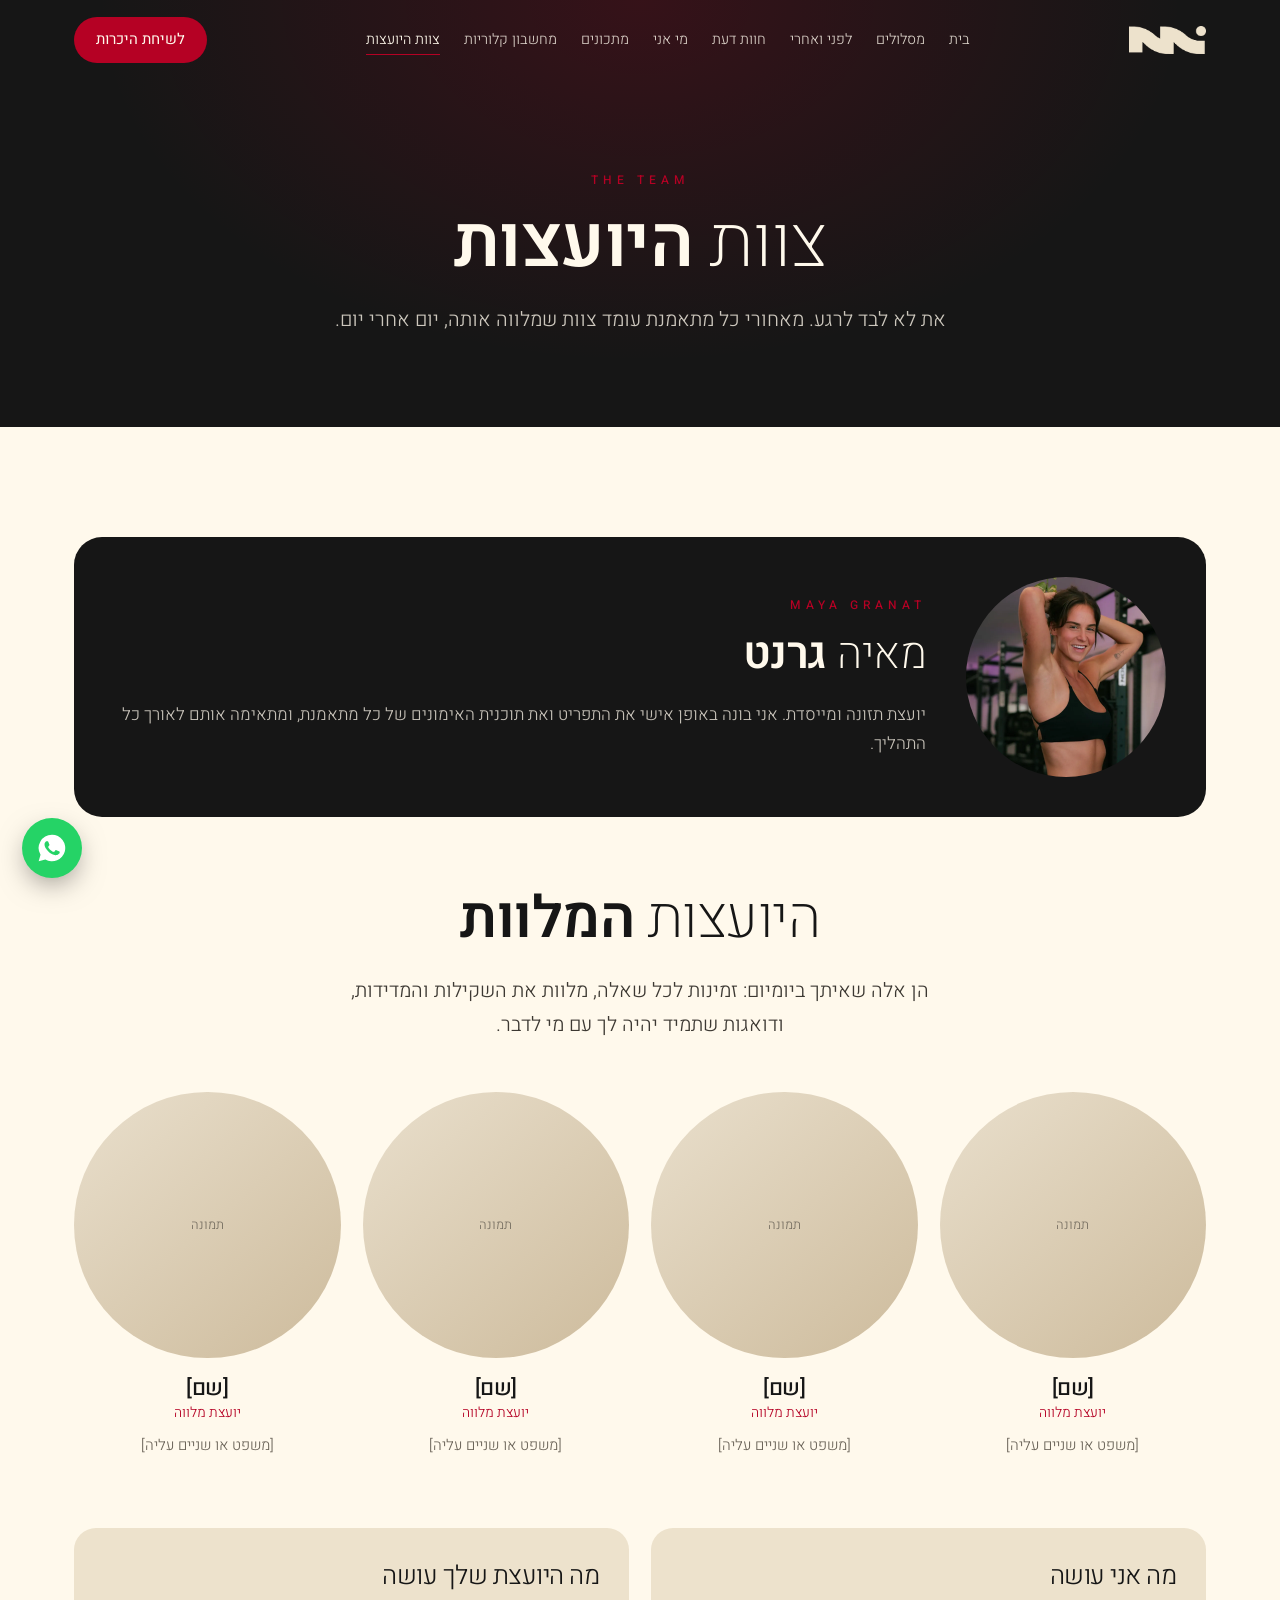
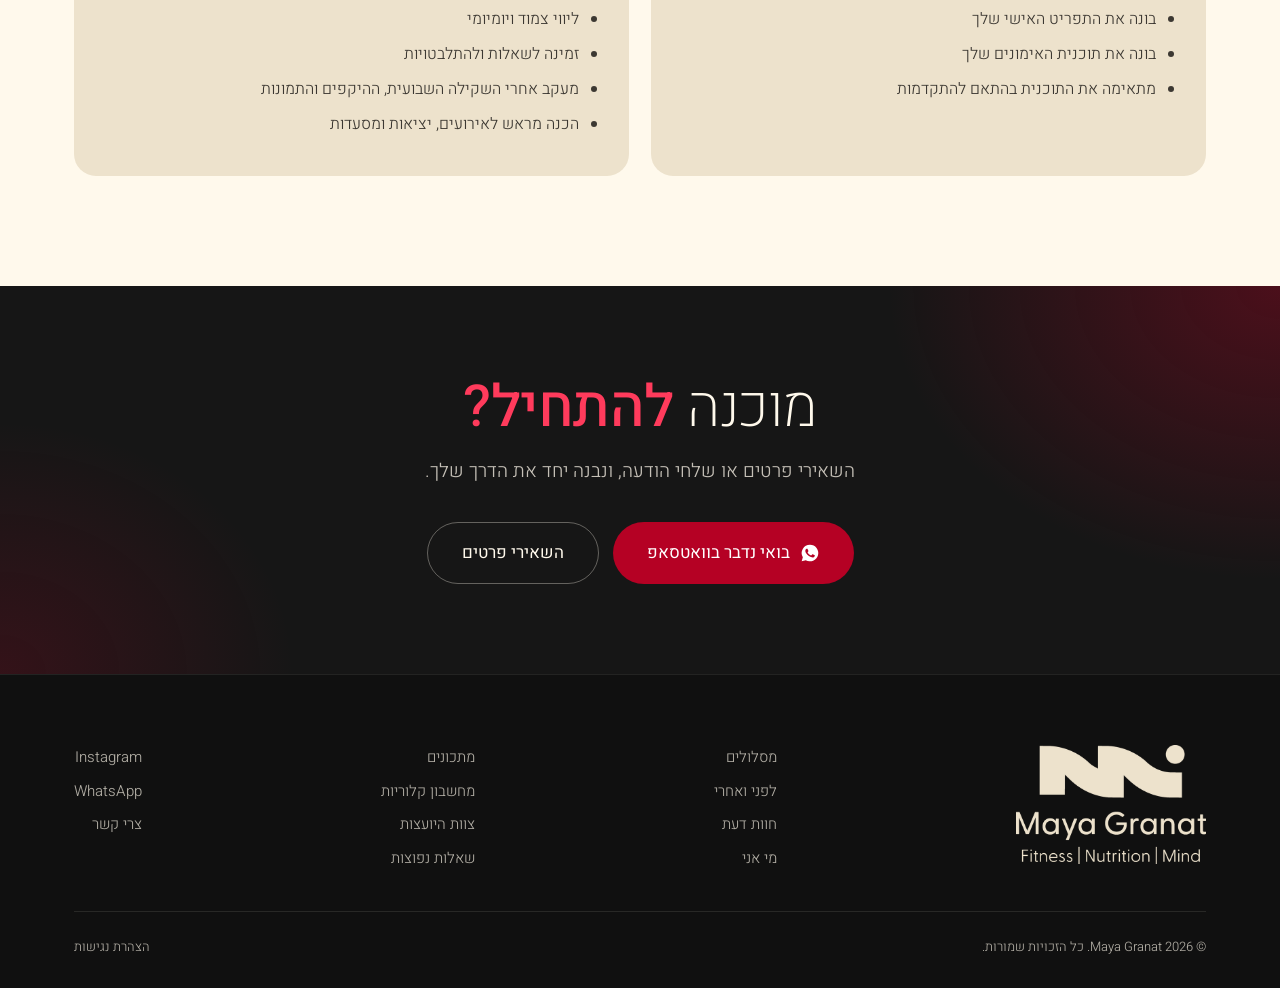
<file: team.html>
<!DOCTYPE html>
<html lang="he" dir="rtl">
<head>
<meta charset="utf-8">
<meta name="viewport" content="width=device-width, initial-scale=1">
<title>צוות היועצות | מאיה גרנט</title>
<meta name="description" content="צוות היועצות של מאיה גרנט: ליווי צמוד, זמין ואישי לאורך כל התהליך.">
<meta name="robots" content="noindex, nofollow">
<meta property="og:title" content="צוות היועצות | מאיה גרנט">
<meta property="og:description" content="צוות היועצות של מאיה גרנט: ליווי צמוד, זמין ואישי לאורך כל התהליך.">
<meta property="og:image" content="https://mayagranat.com/hero-1400.jpg">
<meta property="og:locale" content="he_IL">
<link rel="icon" type="image/png" href="logo-mark-red.png">
<link rel="preconnect" href="https://fonts.googleapis.com">
<link rel="preconnect" href="https://fonts.gstatic.com" crossorigin>
<link href="https://fonts.googleapis.com/css2?family=Heebo:wght@200;300;400;500;600&display=swap" rel="stylesheet">
<link rel="stylesheet" href="site.css?v=1ce8dda1">
</head>
<body class="page-team">
<a class="skip" href="#main">דלגי לתוכן</a>

<header id="hdr">
  <div class="wrap">
    <a href="index.html" aria-label="מאיה גרנט – דף הבית"><img class="mark" src="logo-mark-cream.png" alt="Maya Granat"></a>
    <nav id="nav" aria-label="תפריט ראשי">
      <ul>
        <li><a data-p="index" href="index.html">בית</a></li>
        <li><a data-p="tracks" href="tracks.html">מסלולים</a></li>
        <li><a data-p="results" href="results.html">לפני ואחרי</a></li>
        <li><a data-p="reviews" href="reviews.html">חוות דעת</a></li>
        <li><a data-p="about" href="about.html">מי אני</a></li>
        <li><a data-p="recipes" href="recipes.html">מתכונים</a></li>
        <li><a data-p="calculator" href="calculator.html">מחשבון קלוריות</a></li>
        <li><a data-p="team" href="team.html">צוות היועצות</a></li>
      </ul>
    </nav>
    <a class="btn btn-red hdr-cta" href="index.html#contact">לשיחת היכרות</a>
    <button class="burger" aria-label="פתיחת תפריט" aria-controls="nav"><span></span><span></span><span></span></button>
  </div>
</header>

<main id="main">
<section class="page-hero">
  <div class="wrap">
    <span class="eyebrow">THE TEAM</span>
    <h1>צוות <b>היועצות</b></h1>
    <p class="lead">את לא לבד לרגע. מאחורי כל מתאמנת עומד צוות שמלווה אותה, יום אחרי יום.</p>
  </div>
</section>
<section>
  <div class="wrap">
    <div class="lead-maya reveal">
      <picture><source srcset="hero-800.webp" type="image/webp"><img src="hero-1400.jpg" alt="מאיה גרנט" loading="lazy"></picture>
      <div><span class="eyebrow">MAYA GRANAT</span><h2 style="font-size:clamp(30px,4vw,44px)">מאיה <b>גרנט</b></h2><p>יועצת תזונה ומייסדת. אני בונה באופן אישי את התפריט ואת תוכנית האימונים של כל מתאמנת, ומתאימה אותם לאורך כל התהליך.</p></div>
    </div>
    <h2 class="center">היועצות <b>המלוות</b></h2>
    <p class="lead center" style="margin:0 auto 50px">הן אלה שאיתך ביומיום: זמינות לכל שאלה, מלוות את השקילות והמדידות, ודואגות שתמיד יהיה לך עם מי לדבר.</p>
    <div class="team">
      <div class="member reveal"><div class="ph">תמונה</div><h3>[שם]</h3><div class="role">יועצת מלווה</div><p>[משפט או שניים עליה]</p></div>
      <div class="member reveal"><div class="ph">תמונה</div><h3>[שם]</h3><div class="role">יועצת מלווה</div><p>[משפט או שניים עליה]</p></div>
      <div class="member reveal"><div class="ph">תמונה</div><h3>[שם]</h3><div class="role">יועצת מלווה</div><p>[משפט או שניים עליה]</p></div>
      <div class="member reveal"><div class="ph">תמונה</div><h3>[שם]</h3><div class="role">יועצת מלווה</div><p>[משפט או שניים עליה]</p></div>
    </div>
    <div class="split">
      <div class="reveal"><h3>מה אני עושה</h3><ul><li>בונה את התפריט האישי שלך</li><li>בונה את תוכנית האימונים שלך</li><li>מתאימה את התוכנית בהתאם להתקדמות</li></ul></div>
      <div class="reveal"><h3>מה היועצת שלך עושה</h3><ul><li>ליווי צמוד ויומיומי</li><li>זמינה לשאלות ולהתלבטויות</li><li>מעקב אחרי השקילה השבועית, ההיקפים והתמונות</li><li>הכנה מראש לאירועים, יציאות ומסעדות</li></ul></div>
    </div>
  </div>
</section>
<section class="cta-band">
  <div class="wrap">
    <h2>מוכנה <b>להתחיל?</b></h2>
    <p>השאירי פרטים או שלחי הודעה, ונבנה יחד את הדרך שלך.</p>
    <div class="row">
      <a class="btn btn-cream wa-link" href="#" target="_blank" rel="noopener"><svg viewBox="0 0 24 24" aria-hidden="true"><use href="#wa-i"/></svg>בואי נדבר בוואטסאפ</a>
      <a class="btn btn-line" href="index.html#contact">השאירי פרטים</a>
    </div>
  </div>
</section>
</main>

<footer>
  <div class="wrap">
    <div class="top">
      <a href="index.html"><img class="flogo" src="logo-full-cream.png" alt="Maya Granat"></a>
      <ul><li><a href="tracks.html">מסלולים</a></li><li><a href="results.html">לפני ואחרי</a></li><li><a href="reviews.html">חוות דעת</a></li><li><a href="about.html">מי אני</a></li></ul>
      <ul><li><a href="recipes.html">מתכונים</a></li><li><a href="calculator.html">מחשבון קלוריות</a></li><li><a href="team.html">צוות היועצות</a></li><li><a href="index.html#faq">שאלות נפוצות</a></li></ul>
      <ul><li><a class="ig-link" href="#" target="_blank" rel="noopener">Instagram</a></li><li><a class="wa-link" href="#" target="_blank" rel="noopener">WhatsApp</a></li><li><a href="index.html#contact">צרי קשר</a></li></ul>
    </div>
    <div class="bottom"><span>© <span id="yr"></span> Maya Granat. כל הזכויות שמורות.</span><span><a href="#">הצהרת נגישות</a></span></div>
  </div>
</footer>

<a class="float-wa wa-link" href="#" target="_blank" rel="noopener" aria-label="שליחת הודעה בוואטסאפ"><svg viewBox="0 0 24 24" aria-hidden="true"><use href="#wa-i"/></svg></a>

<svg width="0" height="0" style="position:absolute" aria-hidden="true"><symbol id="wa-i" viewBox="0 0 24 24"><path d="M12 2a10 10 0 0 0-8.6 15.1L2 22l5-1.3A10 10 0 1 0 12 2zm5.3 14.1c-.2.6-1.3 1.2-1.8 1.2-.5.1-1 .2-3.3-.7-2.8-1.1-4.6-4-4.7-4.2-.1-.2-1.1-1.5-1.1-2.9s.7-2 1-2.3c.2-.3.5-.3.7-.3h.5c.2 0 .4 0 .6.5l.8 2c.1.2.1.4 0 .5l-.3.5-.4.4c-.1.1-.3.3-.1.6.2.3.8 1.3 1.6 2.1 1.1 1 2 1.3 2.3 1.4.3.1.5.1.6-.1l.9-1.1c.2-.3.4-.2.7-.1l1.9.9c.3.1.5.2.5.3.1.2.1.7-.1 1.3z"/></symbol></svg>

<script src="site.js?v=b24ba052"></script>

</body>
</html>
</file>
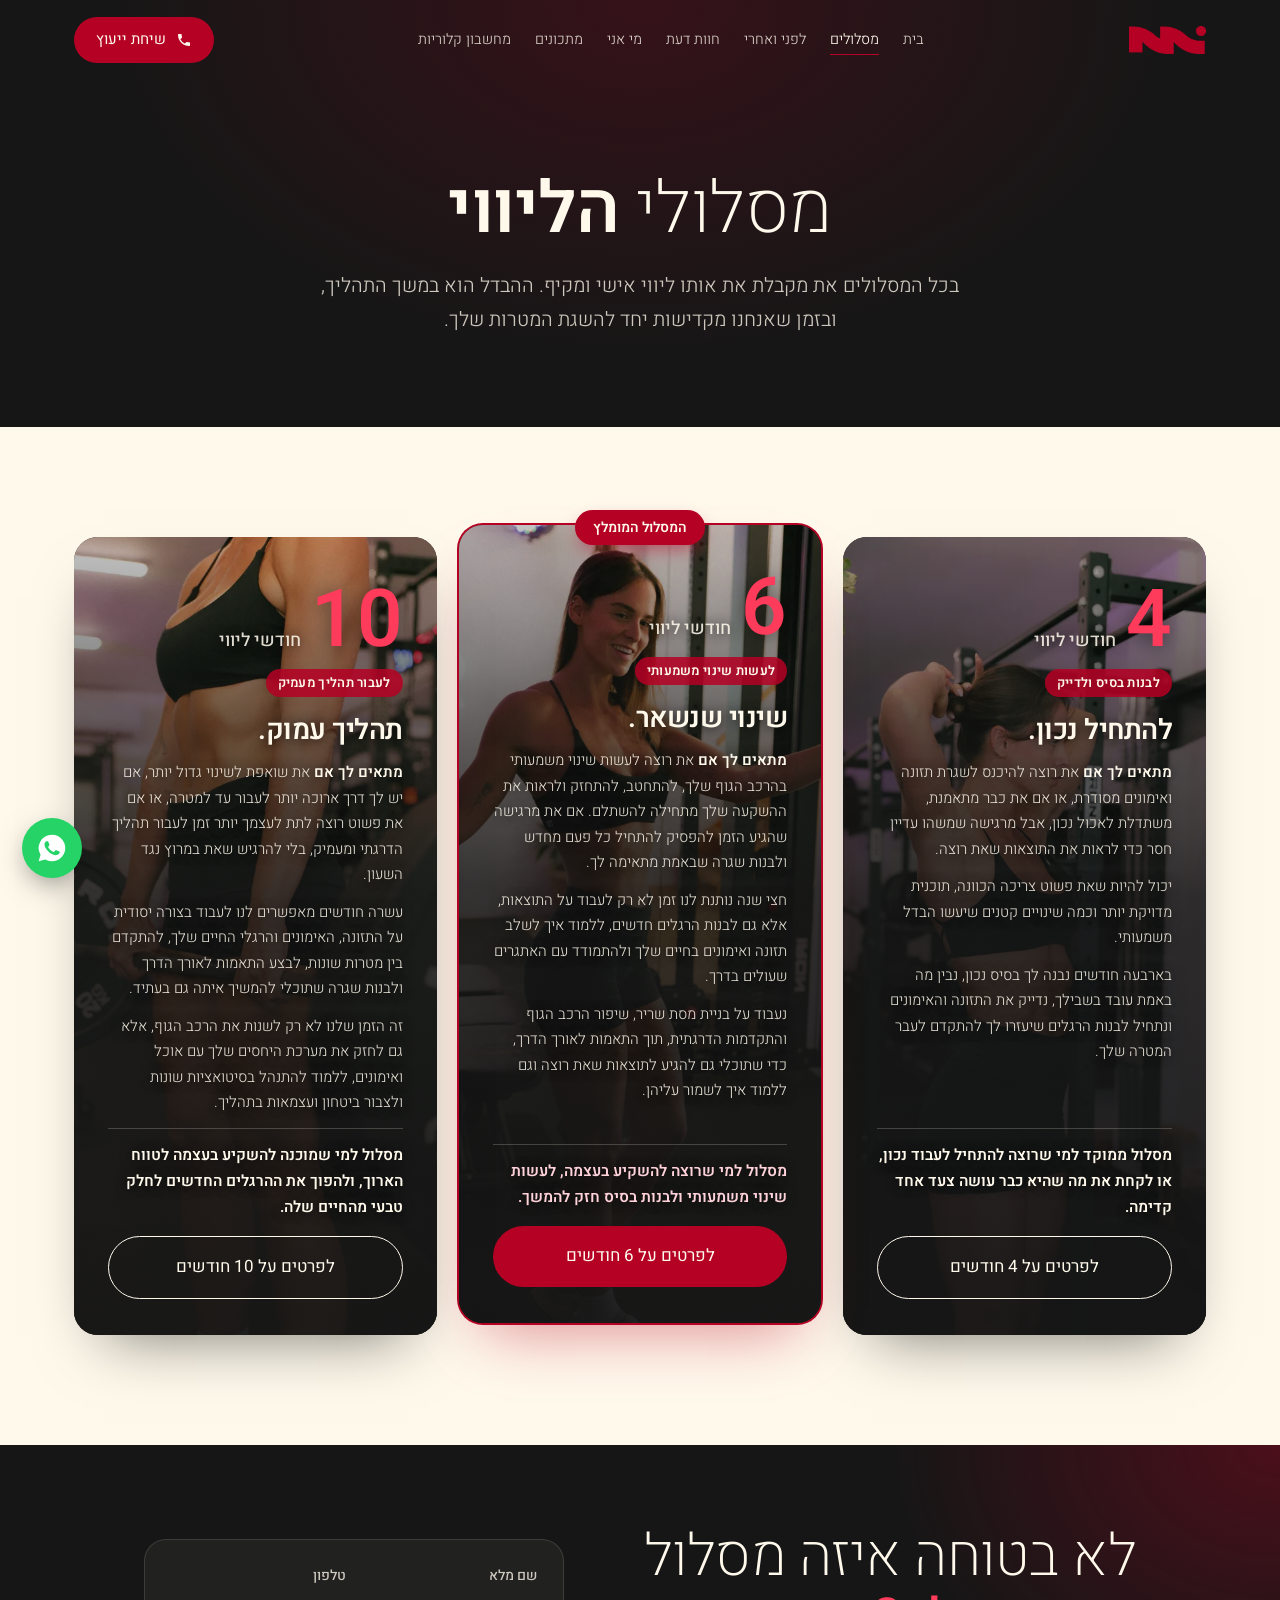
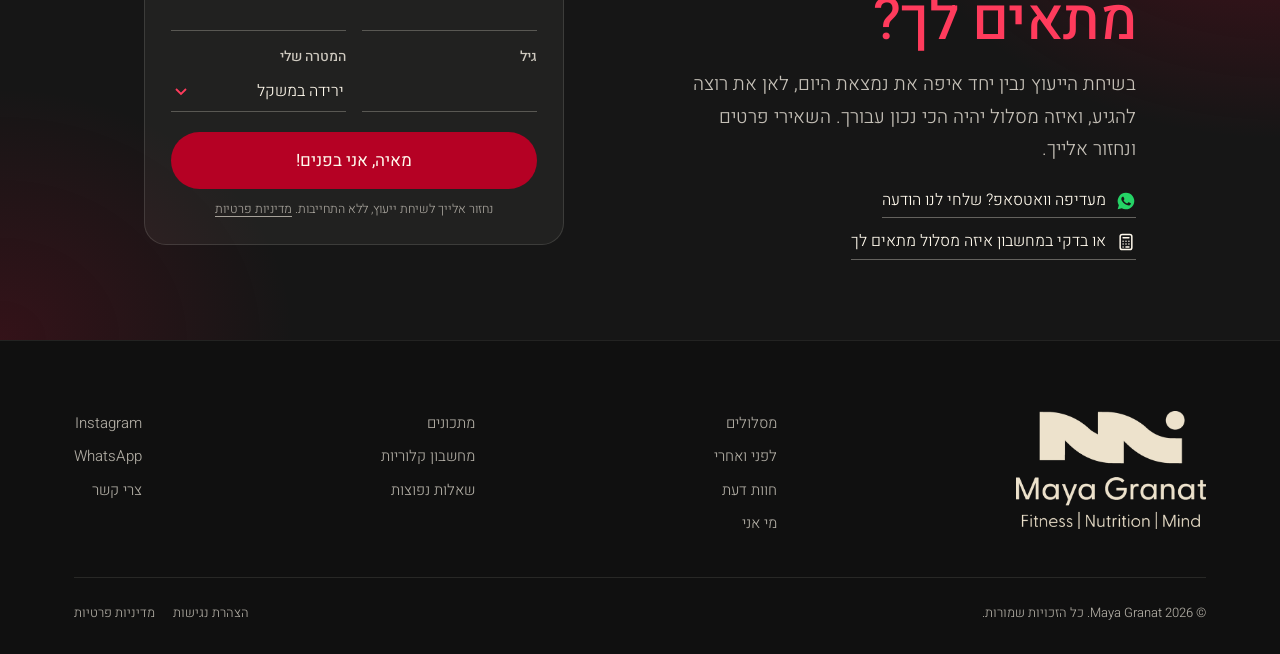
<file: tracks.html>
<!DOCTYPE html>
<html lang="he" dir="rtl">
<head>
<meta charset="utf-8">
<meta name="viewport" content="width=device-width, initial-scale=1">
<title>מסלולי ליווי תזונה ואימונים: 4, 6 או 10 חודשים | מאיה גרנט</title>
<meta name="description" content="ליווי תזונה ואימונים אונליין ל-4, 6 או 10 חודשים: תפריט אישי, תוכנית אימונים, אפליקציה וליווי יומיומי. בחרי את המסלול שמתאים לך.">

<link rel="canonical" href="https://mayagranat.com/tracks.html">
<meta property="og:title" content="מסלולי ליווי תזונה ואימונים: 4, 6 או 10 חודשים | מאיה גרנט">
<meta property="og:description" content="ליווי תזונה ואימונים אונליין ל-4, 6 או 10 חודשים: תפריט אישי, תוכנית אימונים, אפליקציה וליווי יומיומי. בחרי את המסלול שמתאים לך.">
<meta property="og:image" content="https://mayagranat.com/hero-1400.jpg">
<meta property="og:locale" content="he_IL">
<link rel="icon" type="image/png" href="logo-mark-red.png">
<link rel="preconnect" href="https://fonts.googleapis.com">
<link rel="preconnect" href="https://fonts.gstatic.com" crossorigin>
<link href="https://fonts.googleapis.com/css2?family=Heebo:wght@200;300;400;500;600;700&display=swap" rel="stylesheet">
<link rel="stylesheet" href="site.css?v=894cfe0f">
</head>
<body class="page-tracks">
<a class="skip" href="#main">דלגי לתוכן</a>

<header id="hdr">
  <div class="wrap">
    <a href="index.html" aria-label="מאיה גרנט – דף הבית"><img class="mark" src="logo-mark-red.png" alt="Maya Granat"></a>
    <nav id="nav" aria-label="תפריט ראשי">
      <ul>
        <li><a data-p="index" href="index.html">בית</a></li>
        <li><a data-p="tracks" href="tracks.html">מסלולים</a></li>
        <li><a data-p="results" href="results.html">לפני ואחרי</a></li>
        <li><a data-p="reviews" href="reviews.html">חוות דעת</a></li>
        <li><a data-p="about" href="about.html">מי אני</a></li>
        <li><a data-p="recipes" href="recipes.html">מתכונים</a></li>
        <li><a data-p="calculator" href="calculator.html">מחשבון קלוריות</a></li>
      </ul>
    </nav>
    <a class="btn btn-red hdr-cta" href="tel:+972533232021"><svg viewBox="0 0 24 24" aria-hidden="true"><path d="M6.6 10.8a15.1 15.1 0 0 0 6.6 6.6l2.2-2.2a1 1 0 0 1 1-.25 11.4 11.4 0 0 0 3.6.57 1 1 0 0 1 1 1V20a1 1 0 0 1-1 1A17 17 0 0 1 3 4a1 1 0 0 1 1-1h3.5a1 1 0 0 1 1 1c0 1.25.2 2.45.57 3.57a1 1 0 0 1-.25 1z"/></svg>שיחת ייעוץ</a>
    <button class="burger" aria-label="פתיחת תפריט" aria-controls="nav"><span></span><span></span><span></span></button>
  </div>
</header>

<main id="main">
<section class="page-hero">
  <div class="wrap">
    <h1>מסלולי <b>הליווי</b></h1>
    <p class="lead">בכל המסלולים את מקבלת את אותו ליווי אישי ומקיף. ההבדל הוא במשך התהליך, ובזמן שאנחנו מקדישות יחד להשגת המטרות שלך.</p>
  </div>
</section>
<section>
  <div class="wrap">
        <div class="tracks">
      <div class="track-card reveal tr-4">
        <div class="months"><b>4</b><span>חודשי ליווי</span></div>
        <p class="tgoal">לבנות בסיס ולדייק</p>
        <h3>להתחיל נכון.</h3>
        <p class="tp"><b>מתאים לך אם</b> את רוצה להיכנס לשגרת תזונה ואימונים מסודרת, או אם את כבר מתאמנת, משתדלת לאכול נכון, אבל מרגישה שמשהו עדיין חסר כדי לראות את התוצאות שאת רוצה.</p><p class="tp">יכול להיות שאת פשוט צריכה הכוונה, תוכנית מדויקת יותר וכמה שינויים קטנים שיעשו הבדל משמעותי.</p><p class="tp">בארבעה חודשים נבנה לך בסיס נכון, נבין מה באמת עובד בשבילך, נדייק את התזונה והאימונים ונתחיל לבנות הרגלים שיעזרו לך להתקדם לעבר המטרה שלך.</p>
        <p class="ttag">מסלול ממוקד למי שרוצה להתחיל לעבוד נכון, או לקחת את מה שהיא כבר עושה צעד אחד קדימה.</p>
        <a class="btn btn-line-dark wa-link" data-wa="היי מאיה, אשמח לשמוע על מסלול הליווי של 4 חודשים" href="#" target="_blank" rel="noopener">לפרטים על 4 חודשים</a>
      </div>
      <div class="track-card featured reveal tr-6">
        <span class="badge">המסלול המומלץ</span><div class="months"><b>6</b><span>חודשי ליווי</span></div>
        <p class="tgoal">לעשות שינוי משמעותי</p>
        <h3>שינוי שנשאר.</h3>
        <p class="tp"><b>מתאים לך אם</b> את רוצה לעשות שינוי משמעותי בהרכב הגוף שלך, להתחטב, להתחזק ולראות את ההשקעה שלך מתחילה להשתלם. אם את מרגישה שהגיע הזמן להפסיק להתחיל כל פעם מחדש ולבנות שגרה שבאמת מתאימה לך.</p><p class="tp">חצי שנה נותנת לנו זמן לא רק לעבוד על התוצאות, אלא גם לבנות הרגלים חדשים, ללמוד איך לשלב תזונה ואימונים בחיים שלך ולהתמודד עם האתגרים שעולים בדרך.</p><p class="tp">נעבוד על בניית מסת שריר, שיפור הרכב הגוף והתקדמות הדרגתית, תוך התאמות לאורך הדרך, כדי שתוכלי גם להגיע לתוצאות שאת רוצה וגם ללמוד איך לשמור עליהן.</p>
        <p class="ttag">מסלול למי שרוצה להשקיע בעצמה, לעשות שינוי משמעותי ולבנות בסיס חזק להמשך.</p>
        <a class="btn btn-red wa-link" data-wa="היי מאיה, אשמח לשמוע על מסלול הליווי של 6 חודשים" href="#" target="_blank" rel="noopener">לפרטים על 6 חודשים</a>
      </div>
      <div class="track-card reveal tr-10">
        <div class="months"><b>10</b><span>חודשי ליווי</span></div>
        <p class="tgoal">לעבור תהליך מעמיק</p>
        <h3>תהליך עמוק.</h3>
        <p class="tp"><b>מתאים לך אם</b> את שואפת לשינוי גדול יותר, אם יש לך דרך ארוכה יותר לעבור עד למטרה, או אם את פשוט רוצה לתת לעצמך יותר זמן לעבור תהליך הדרגתי ומעמיק, בלי להרגיש שאת במרוץ נגד השעון.</p><p class="tp">עשרה חודשים מאפשרים לנו לעבוד בצורה יסודית על התזונה, האימונים והרגלי החיים שלך, להתקדם בין מטרות שונות, לבצע התאמות לאורך הדרך ולבנות שגרה שתוכלי להמשיך איתה גם בעתיד.</p><p class="tp">זה הזמן שלנו לא רק לשנות את הרכב הגוף, אלא גם לחזק את מערכת היחסים שלך עם אוכל ואימונים, ללמוד להתנהל בסיטואציות שונות ולצבור ביטחון ועצמאות בתהליך.</p>
        <p class="ttag">מסלול למי שמוכנה להשקיע בעצמה לטווח הארוך, ולהפוך את ההרגלים החדשים לחלק טבעי מהחיים שלה.</p>
        <a class="btn btn-line-dark wa-link" data-wa="היי מאיה, אשמח לשמוע על מסלול הליווי של 10 חודשים" href="#" target="_blank" rel="noopener">לפרטים על 10 חודשים</a>
      </div>
    </div>
  </div>
</section>
<section class="cta-band band2">
  <div class="wrap band-grid">
    <div class="band-text">
      <h2>לא בטוחה איזה מסלול <b>מתאים לך?</b></h2>
      <p>בשיחת הייעוץ נבין יחד איפה את נמצאת היום, לאן את רוצה להגיע, ואיזה מסלול יהיה הכי נכון עבורך. השאירי פרטים ונחזור אלייך.</p>
      <a class="band-wa wa-link" data-wa="היי מאיה, אשמח לשיחת ייעוץ כדי להבין איזה מסלול מתאים לי" href="#" target="_blank" rel="noopener"><svg viewBox="0 0 24 24" aria-hidden="true"><use href="#wa-i"/></svg>מעדיפה וואטסאפ? שלחי לנו הודעה</a>
      <a class="band-wa" href="calculator.html"><svg viewBox="0 0 24 24" aria-hidden="true" style="fill:none;stroke:currentColor;stroke-width:1.8;stroke-linecap:round;stroke-linejoin:round"><rect x="5" y="3" width="14" height="18" rx="2.5"/><path d="M8.5 7h7M8.5 11h.01M12 11h.01M15.5 11h.01M8.5 14.5h.01M12 14.5h.01M15.5 14.5h.01M8.5 18h.01M12 18h3.5"/></svg>או בדקי במחשבון איזה מסלול מתאים לך</a>
    </div>
    <form class="lead-form band-form" novalidate>
      <input type="text" name="_honey" tabindex="-1" autocomplete="off" aria-hidden="true" class="hp">
      <label>שם מלא<input name="name" required autocomplete="name"></label>
      <label>טלפון<input name="phone" type="tel" required autocomplete="tel" inputmode="tel" pattern="[0-9\-\+ ]{9,15}"></label>
      <label>גיל<input name="age" type="number" inputmode="numeric" min="18" max="99" required title="הליווי מיועד לגילאי 18 ומעלה"></label>
      <label>המטרה שלי
        <select name="goal"><option>ירידה במשקל</option><option>חיטוב ועיצוב</option><option>שינוי הרכב גוף</option><option>בניית שריר</option><option>אורח חיים בריא והרגלים</option><option>אחר</option></select>
      </label>
      <button class="btn btn-red" type="submit">מאיה, אני בפנים!</button>
      <p class="note">נחזור אלייך לשיחת ייעוץ, ללא התחייבות. <a href="privacy.html">מדיניות פרטיות</a></p>
      <div class="thanks" role="status"><h3>תודה! קיבלנו את הפרטים</h3><p>נחזור אלייך בהקדם.</p></div>
    </form>
  </div>
</section>
</main>

<footer>
  <div class="wrap">
    <div class="top">
      <a href="index.html"><img class="flogo" src="logo-full-cream.png" alt="Maya Granat"></a>
      <ul><li><a href="tracks.html">מסלולים</a></li><li><a href="results.html">לפני ואחרי</a></li><li><a href="reviews.html">חוות דעת</a></li><li><a href="about.html">מי אני</a></li></ul>
      <ul><li><a href="recipes.html">מתכונים</a></li><li><a href="calculator.html">מחשבון קלוריות</a></li><li><a href="index.html#faq">שאלות נפוצות</a></li></ul>
      <ul><li><a class="ig-link" href="#" target="_blank" rel="noopener">Instagram</a></li><li><a class="wa-link" href="#" target="_blank" rel="noopener">WhatsApp</a></li><li><a href="index.html#contact">צרי קשר</a></li></ul>
    </div>
    <div class="bottom"><span>© <span id="yr"></span> Maya Granat. כל הזכויות שמורות.</span><span class="legal-links"><a href="accessibility.html">הצהרת נגישות</a><a href="privacy.html">מדיניות פרטיות</a></span></div>
  </div>
</footer>

<a class="float-wa wa-link" href="#" target="_blank" rel="noopener" aria-label="שליחת הודעה בוואטסאפ"><svg viewBox="0 0 24 24" aria-hidden="true"><use href="#wa-i"/></svg></a>

<svg width="0" height="0" style="position:absolute" aria-hidden="true"><symbol id="wa-i" viewBox="0 0 24 24"><path d="M12 2a10 10 0 0 0-8.6 15.1L2 22l5-1.3A10 10 0 1 0 12 2zm5.3 14.1c-.2.6-1.3 1.2-1.8 1.2-.5.1-1 .2-3.3-.7-2.8-1.1-4.6-4-4.7-4.2-.1-.2-1.1-1.5-1.1-2.9s.7-2 1-2.3c.2-.3.5-.3.7-.3h.5c.2 0 .4 0 .6.5l.8 2c.1.2.1.4 0 .5l-.3.5-.4.4c-.1.1-.3.3-.1.6.2.3.8 1.3 1.6 2.1 1.1 1 2 1.3 2.3 1.4.3.1.5.1.6-.1l.9-1.1c.2-.3.4-.2.7-.1l1.9.9c.3.1.5.2.5.3.1.2.1.7-.1 1.3z"/></symbol></svg>

<script src="site.js?v=fec2979b"></script>

</body>
</html>
</file>
<file: site.css>
:root{
  --black:#161616; --red:#b50124; --red-d:#8f001c;
  --cream:#fff9ec; --sand:#ede2cc; --muted:#6b6459; --line:#16161618;
  --wa:#25D366; --r:18px; --max:1180px;
}
*{box-sizing:border-box;margin:0;padding:0}
html{scroll-behavior:smooth}
body{font-family:'Heebo',system-ui,sans-serif;font-weight:300;color:var(--black);background:var(--cream);line-height:1.7;-webkit-font-smoothing:antialiased}
img{max-width:100%;display:block}
a{color:inherit;text-decoration:none}
.skip{position:absolute;right:10px;top:-80px;background:var(--red);color:#fff;padding:10px 16px;z-index:100;border-radius:8px}
.skip:focus{top:10px}
.wrap{max-width:var(--max);margin:0 auto;padding:0 24px}
section{padding:110px 0;scroll-margin-top:70px}
.eyebrow{display:block;font-size:12px;letter-spacing:5px;color:var(--red);font-weight:500;direction:ltr;margin-bottom:14px}
.eyebrow,.feature .num{text-align:right}
.center{text-align:center}
.center .eyebrow{text-align:center}
h1,h2,h3{font-weight:200;line-height:1.12;letter-spacing:-.5px}
h2{font-size:clamp(34px,5vw,58px);margin-bottom:22px}
h1 b,h2 b{font-weight:600}
.red{color:var(--red)}
.lead{font-size:clamp(17px,1.6vw,20px);color:#3c3832;max-width:640px}
.center .lead{margin-inline:auto}
.nw{display:inline-block}
.btn{display:inline-flex;align-items:center;gap:10px;padding:16px 34px;border-radius:50px;font-weight:400;font-size:17px;transition:.25s;cursor:pointer;border:0;font-family:inherit}
.btn-red{background:var(--red);color:var(--cream)}.btn-red:hover{background:var(--red-d);transform:translateY(-2px)}
.btn-line{border:1px solid currentColor;background:transparent}.btn-line:hover{background:#ffffff14}
.btn svg{width:20px;height:20px;fill:currentColor}
.ph{background:radial-gradient(circle at 30% 25%,#ffffff26 0,transparent 45%),linear-gradient(140deg,#6b5547,#2a2420);color:#fff9;display:flex;align-items:flex-end;padding:16px;font-size:13px;border-radius:var(--r)}
.reveal{opacity:0;transform:translateY(26px);transition:opacity .9s ease,transform .9s ease}
.reveal.in{opacity:1;transform:none}

/* header */
header{position:fixed;inset:0 0 auto;z-index:50;transition:background .35s}
header .wrap{display:flex;align-items:center;justify-content:space-between;height:80px}
header.solid{background:#161616f2;backdrop-filter:blur(8px)}
header .mark{height:28px;width:auto}
nav ul{display:flex;gap:30px;list-style:none;font-size:15px;color:#fff9ecd0}
nav a:hover{color:#fff}
.hdr-cta{font-size:15px;padding:10px 22px}
.burger{display:none;background:none;border:0;cursor:pointer;width:34px;height:34px}
.burger span{display:block;height:1.5px;background:var(--cream);margin:7px 0}

/* hero */
.hero{position:relative;min-height:100vh;min-height:100svh;display:flex;align-items:center;justify-content:flex-start;color:var(--cream);background:var(--black);overflow:hidden;padding:110px 0 80px}
.hero .photo{position:absolute;top:0;bottom:0;left:0;width:50%}
.hero .photo img{width:100%;height:100%;object-fit:cover;object-position:50% 22%}
.hero .photo::after{content:'';position:absolute;inset:0;background:linear-gradient(to left,#161616 0%,#16161600 38%),linear-gradient(0deg,#161616cc 0%,#16161600 30%)}
.hero .in{position:relative;z-index:2;width:50%;padding:0 5vw;text-align:center}
.hero .logo{width:min(270px,60vw);margin:0 auto 40px}
.hero h1{font-size:clamp(42px,5.6vw,80px);margin-bottom:22px}
.hero p{font-size:clamp(17px,1.6vw,20px);color:#fff9ecd9;max-width:470px;margin:0 auto 38px}
.hero .ctas{display:flex;gap:14px;justify-content:center;flex-wrap:wrap}

/* here */
.here{background:var(--cream)}
.here .box{max-width:780px;margin:0 auto;text-align:center}
.here p{font-size:clamp(18px,1.7vw,21px);color:#3c3832;margin-bottom:18px}
.here .strong{font-size:clamp(22px,2.4vw,30px);font-weight:400;color:var(--black);margin:34px 0}
.here .strong b{color:var(--red);font-weight:500}

/* before/after */
.ba{background:var(--black);color:var(--cream);padding:100px 0 90px;overflow:hidden}
.ba .sub{color:#fff9ecaa;margin-bottom:50px}
.track{display:flex;gap:18px;width:max-content;animation:slide 45s linear infinite;direction:ltr}
.ba:hover .track{animation-play-state:paused}
.track .ph{width:260px;aspect-ratio:3/4;flex:none;background:linear-gradient(140deg,#4c3d35,#221d1a)}
@keyframes slide{to{transform:translateX(-50%)}}

/* pillars */
.pillars{background:var(--black);color:var(--cream);padding:0;border-top:1px solid #fff9ec1f}
.pillars .row{display:grid;grid-template-columns:repeat(3,1fr)}
.pillars .col{padding:80px 44px;border-left:1px solid #fff9ec1f}
.pillars .col:last-child{border-left:0}
.pillars h3{font-size:34px;margin:6px 0 14px}
.pillars p{color:#fff9ecb0;font-size:16px}

/* steps */
.steps .grid{display:grid;grid-template-columns:repeat(4,1fr);gap:28px;margin-top:60px}
.step .n{font-size:64px;font-weight:200;color:var(--red);line-height:1}
.step h3{font-size:21px;font-weight:500;margin:14px 0 8px;line-height:1.35}
.step p{color:var(--muted);font-size:16px}

/* journey */
.journey{background:var(--sand)}
.journey .grid{display:grid;grid-template-columns:1.1fr 1fr;gap:60px;align-items:start}
.journey ul{list-style:none;margin-top:26px}
.journey li{display:flex;gap:18px;padding:16px 0;border-bottom:1px solid var(--line)}
.journey li i{flex:none;width:10px;height:10px;border-radius:50%;background:var(--red);margin-top:10px}
.journey li b{font-weight:500;display:block;font-size:18px}
.journey li span{color:var(--muted);font-size:16px}
.duo{display:grid;gap:16px;position:sticky;top:110px}
.duo .card{background:var(--cream);border-radius:var(--r);padding:34px 30px}
.duo .card small{color:var(--red);letter-spacing:3px;font-size:11px;font-weight:500}
.duo .card h3{font-size:28px;font-weight:300;margin:8px 0}
.duo .card p{font-size:16px;color:var(--muted)}
.duo .card.dark{background:var(--black);color:var(--cream)}
.duo .card.dark p{color:#fff9ecb0}

/* app */
.app{background:var(--black);color:var(--cream)}
.app .head{text-align:center;margin-bottom:80px}
.app .head .lead{color:#fff9ecc0}
.feature{display:grid;grid-template-columns:1fr 1fr;gap:70px;align-items:center;max-width:980px;margin:0 auto 110px}
.feature:last-child{margin-bottom:0}
.feature:nth-child(even) .iphone{order:-1}
.feature .num{font-size:14px;letter-spacing:4px;color:var(--red);font-weight:500;direction:ltr;display:block;margin-bottom:10px}
.feature h3{font-size:clamp(28px,3.2vw,40px);margin-bottom:14px}
.feature p{color:#fff9ecb8;font-size:18px;max-width:420px}
.iphone{position:relative;width:min(280px,72vw);margin:0 auto;padding:11px;border-radius:52px;background:linear-gradient(145deg,#3a3a3c,#1c1c1e);box-shadow:0 0 0 2px #4a4a4c inset,0 40px 80px -30px #000,0 0 120px -40px #b5012455}
.iphone::before{content:'';position:absolute;top:24px;left:50%;transform:translateX(-50%);width:84px;height:25px;border-radius:20px;background:#000;z-index:2}
.iphone::after{content:'';position:absolute;right:-3px;top:150px;width:3px;height:70px;border-radius:2px;background:#2c2c2e}
.iphone img{border-radius:42px;width:100%;aspect-ratio:1320/2868;object-fit:cover;background:#fff}

/* faq */
.faq .list{max-width:820px;margin:50px auto 0}
details{border-bottom:1px solid var(--line);padding:24px 0}
summary{list-style:none;cursor:pointer;font-size:20px;font-weight:400;display:flex;justify-content:space-between;gap:20px}
summary::-webkit-details-marker{display:none}
summary::after{content:'+';color:var(--red);font-size:28px;line-height:1;font-weight:200;transition:.3s;flex:none}
details[open] summary::after{transform:rotate(45deg)}
details p{color:var(--muted);margin-top:12px;font-size:17px}

/* contact */
.contact{background:var(--red);color:var(--cream)}
.contact .grid{display:grid;grid-template-columns:1fr 1fr;gap:60px;align-items:center}
.contact .eyebrow{color:var(--sand)}
.contact p.lead{color:#fff9ecd9}
form{background:var(--cream);color:var(--black);border-radius:24px;padding:40px 36px;display:grid;gap:16px}
form label{font-size:14px;font-weight:500;display:grid;gap:6px}
form input,form select{font-family:inherit;font-size:17px;padding:14px 16px;border:1px solid #16161630;border-radius:12px;background:#fff;color:var(--black);font-weight:300}
form input:focus,form select:focus{outline:2px solid var(--red);border-color:transparent}
form .btn{justify-content:center;margin-top:8px}
form .note{font-size:13px;color:var(--muted);text-align:center}
.thanks{display:none;text-align:center;padding:30px 0}
.wa-alt{margin-top:28px}

/* footer */
footer{background:var(--black);color:#fff9ecaa;padding:70px 0 30px;font-size:15px}
footer .top{display:flex;justify-content:space-between;align-items:flex-start;gap:40px;flex-wrap:wrap;padding-bottom:40px;border-bottom:1px solid #fff9ec1a}
footer .flogo{width:190px}
footer ul{list-style:none;display:grid;gap:8px}
footer a:hover{color:var(--cream)}
footer .bottom{display:flex;justify-content:space-between;gap:16px;flex-wrap:wrap;padding-top:24px;font-size:13px}

.float-wa{position:fixed;bottom:22px;left:22px;z-index:60;width:60px;height:60px;border-radius:50%;background:var(--wa);display:flex;align-items:center;justify-content:center;box-shadow:0 10px 30px -8px #0008;transition:.25s}
.float-wa:hover{transform:scale(1.08)}
.float-wa svg{width:32px;height:32px;fill:#fff}

@media (max-width:900px){
  section{padding:80px 0}
  nav{display:none;position:fixed;inset:80px 0 auto;background:#161616f7;padding:20px 24px 30px}
  nav.open{display:block}
  nav ul{flex-direction:column;gap:18px;font-size:18px}
  .burger{display:block}
  .hdr-cta{display:none}
  .hero{align-items:flex-end;padding-bottom:60px}
  .hero .photo{width:100%}
  .hero .photo img{object-position:50% 15%}
  .hero .photo::after{background:linear-gradient(0deg,#161616 0%,#161616e6 32%,#16161633 62%,#16161666 100%)}
  .hero .in{width:100%;padding:0 24px}
  .hero .logo{width:190px;margin-bottom:26px}
  .journey .grid,.contact .grid{grid-template-columns:1fr;gap:40px}
  .duo{position:static}
  .pillars .row{grid-template-columns:1fr}
  .pillars .col{border-left:0;border-bottom:1px solid #fff9ec1f;padding:50px 24px}
  .steps .grid{grid-template-columns:1fr 1fr}
  .feature{grid-template-columns:1fr;gap:36px;text-align:center;margin-bottom:90px}
  .feature:nth-child(even) .iphone{order:0}
  .feature p{margin:0 auto}
  .feature .num{text-align:center}
  form{padding:30px 22px}
}
@media (max-width:520px){.steps .grid{grid-template-columns:1fr}.track .ph{width:200px}}
@media (prefers-reduced-motion:reduce){.track{animation:none}.reveal{opacity:1;transform:none}html{scroll-behavior:auto}}

/* ===== nav (7 items) ===== */
nav ul{gap:24px;font-size:14.5px}
nav a.active{color:var(--cream);border-bottom:1px solid var(--red);padding-bottom:4px}
.more{margin-top:46px}
@media (max-width:1120px){
  nav{display:none;position:fixed;inset:80px 0 auto;background:#161616f7;padding:20px 24px 30px}
  nav.open{display:block}
  nav ul{flex-direction:column;gap:18px;font-size:18px}
  .burger{display:block}
}

/* ===== inner pages ===== */
.page-hero{background:var(--black);color:var(--cream);text-align:center;padding:170px 0 90px;position:relative;overflow:hidden}
.page-hero::before{content:'';position:absolute;inset:0;background:radial-gradient(ellipse at 50% 0%,#b5012433 0,transparent 60%)}
.page-hero .wrap{position:relative}
.page-hero h1{font-size:clamp(40px,6vw,72px);margin-bottom:18px}
.page-hero .lead{color:#fff9ecc8;margin:0 auto}
.page-hero .eyebrow{text-align:center}
.todo{display:inline-block;background:#b5012418;color:var(--red);border:1px dashed var(--red);border-radius:8px;padding:2px 10px;font-size:14px;font-weight:400}

.cta-band{background:var(--red);color:var(--cream);text-align:center;padding:90px 0}
.cta-band h2{margin-bottom:14px}
.cta-band p{color:#fff9ecd9;margin:0 auto 34px;max-width:560px;font-size:19px}
.cta-band .row{display:flex;gap:14px;justify-content:center;flex-wrap:wrap}
.btn-cream{background:var(--cream);color:var(--red)}.btn-cream:hover{transform:translateY(-2px)}

/* tracks */
.tracks{display:grid;grid-template-columns:repeat(3,1fr);gap:22px;align-items:stretch}
.track-card{background:#fff;border:1px solid var(--line);border-radius:24px;padding:40px 32px;display:flex;flex-direction:column;position:relative}
.track-card.featured{background:var(--black);color:var(--cream);border-color:var(--black);transform:translateY(-14px)}
.track-card .badge{position:absolute;top:-13px;right:32px;background:var(--red);color:var(--cream);font-size:13px;padding:4px 14px;border-radius:20px;font-weight:400}
.track-card small{color:var(--red);letter-spacing:4px;font-size:11px;font-weight:500;direction:ltr;text-align:right}
.track-card h3{font-size:34px;margin:8px 0 6px}
.track-card .for{color:var(--muted);font-size:16px;margin-bottom:22px}
.track-card.featured .for{color:#fff9ecaa}
.track-card ul{list-style:none;flex:1;margin-bottom:28px}
.track-card li{padding:10px 0;border-bottom:1px solid var(--line);font-size:16px;display:flex;gap:10px}
.track-card.featured li{border-color:#fff9ec1f}
.track-card li::before{content:'✓';color:var(--red);font-weight:600}
.track-card .price{font-size:15px;color:var(--muted);margin-bottom:16px}
.track-card.featured .price{color:#fff9ecaa}
.track-card .btn{justify-content:center}
.compare{max-width:900px;margin:90px auto 0}
.compare table{width:100%;border-collapse:collapse;font-size:16px}
.compare th,.compare td{padding:14px 12px;border-bottom:1px solid var(--line);text-align:center}
.compare th:first-child,.compare td:first-child{text-align:right}
.compare thead th{font-weight:500}
.compare .y{color:var(--red);font-weight:600}

/* results gallery */
.gallery{display:grid;grid-template-columns:repeat(3,1fr);gap:20px}
.gallery figure{margin:0}
.gallery .ph{aspect-ratio:4/5;background:linear-gradient(140deg,#d9c9b0,#b9a68a);color:#0007}
.gallery figcaption{font-size:15px;color:var(--muted);padding:12px 4px 0}
.gallery figcaption b{color:var(--black);font-weight:500}

/* reviews */
.reviews{columns:3 300px;column-gap:20px}
.review{break-inside:avoid;background:#fff;border:1px solid var(--line);border-radius:20px;padding:28px 26px;margin-bottom:20px}
.review .q{font-size:46px;line-height:.6;color:var(--red);font-weight:600;font-family:Georgia,serif}
.review p{font-size:17px;margin:10px 0 16px}
.review .who{font-size:14px;color:var(--muted)}
.review.shot .ph{aspect-ratio:9/16;background:linear-gradient(140deg,#e9dfcc,#cdbb9c);color:#0007;margin:-8px -6px 0}

/* about */
.about-grid{display:grid;grid-template-columns:.9fr 1.1fr;gap:70px;align-items:center}
.about-grid .photo{border-radius:28px;overflow:hidden;aspect-ratio:4/5}
.about-grid .photo img{width:100%;height:100%;object-fit:cover;object-position:50% 20%}
.about-grid p{font-size:18px;color:#3c3832;margin-bottom:16px}
.values{display:grid;grid-template-columns:repeat(3,1fr);gap:22px;margin-top:60px}
.values div{background:var(--cream);border-radius:20px;padding:30px 26px}
.values h3{font-size:24px;font-weight:400;margin:6px 0 8px}
.values p{color:var(--muted);font-size:16px}

/* recipes */
.cats{display:grid;grid-template-columns:repeat(3,1fr);gap:20px;margin-bottom:70px}
.cat{position:relative;border-radius:22px;overflow:hidden;aspect-ratio:16/10;color:var(--cream);display:flex;align-items:flex-end}
.cat img{position:absolute;inset:0;width:100%;height:100%;object-fit:cover;transition:.6s}
.cat:hover img{transform:scale(1.05)}
.cat::after{content:'';position:absolute;inset:0;background:linear-gradient(0deg,#161616d9,#16161600 60%)}
.cat span{position:relative;z-index:1;padding:22px 24px;font-size:24px;font-weight:400}
.chips{display:flex;gap:10px;justify-content:center;flex-wrap:wrap;margin-bottom:40px}
.chips button{font-family:inherit;font-size:15px;padding:9px 20px;border-radius:30px;border:1px solid #16161630;background:transparent;cursor:pointer}
.chips button.on{background:var(--black);color:var(--cream);border-color:var(--black)}
.recipes{display:grid;grid-template-columns:repeat(3,1fr);gap:22px}
.recipe{background:#fff;border-radius:20px;overflow:hidden;border:1px solid var(--line)}
.recipe .ph{border-radius:0;aspect-ratio:4/3;background:linear-gradient(140deg,#e9dfcc,#cdbb9c);color:#0007}
.recipe .body{padding:20px 22px 24px}
.recipe h3{font-size:20px;font-weight:500;margin-bottom:10px}
.tags{display:flex;gap:8px;flex-wrap:wrap}
.tags span{font-size:13px;background:var(--cream);border-radius:20px;padding:3px 12px;color:var(--muted)}
.tags span.p{color:var(--red)}

/* calculator */
.calc{display:grid;grid-template-columns:1fr 1fr;gap:40px;align-items:start}
.calc form{background:#fff;border:1px solid var(--line)}
.seg{display:flex;border:1px solid #16161630;border-radius:12px;overflow:hidden}
.seg label{flex:1;display:block;cursor:pointer}
.seg input{position:absolute;opacity:0;pointer-events:none}
.seg span{display:block;text-align:center;padding:12px 6px;font-weight:300;font-size:16px}
.seg input:checked + span{background:var(--black);color:var(--cream)}
.seg input:focus-visible + span{outline:2px solid var(--red)}
.row2{display:grid;grid-template-columns:repeat(3,1fr);gap:12px}
.result{background:var(--black);color:var(--cream);border-radius:24px;padding:40px 36px;position:sticky;top:110px}
.result .big{font-size:clamp(56px,7vw,84px);font-weight:200;line-height:1;color:var(--cream)}
.result .big small{font-size:20px;color:#fff9ecaa}
.result .lbl{color:#fff9ecaa;font-size:15px;margin-bottom:8px}
.result .grid3{display:grid;grid-template-columns:repeat(3,1fr);gap:12px;margin:28px 0}
.result .grid3 div{background:#ffffff0f;border-radius:14px;padding:16px 12px;text-align:center}
.result .grid3 b{display:block;font-size:24px;font-weight:300}
.result .grid3 span{font-size:13px;color:#fff9ecaa}
.result .note{font-size:13px;color:#fff9ec88;margin-top:18px}
.result .empty{color:#fff9ecaa;font-size:18px}

/* team */
.team{display:grid;grid-template-columns:repeat(4,1fr);gap:22px}
.member{text-align:center}
.member .ph{aspect-ratio:1;border-radius:50%;background:linear-gradient(140deg,#e9dfcc,#cdbb9c);color:#0007;justify-content:center;align-items:center;margin-bottom:18px}
.member h3{font-size:22px;font-weight:500}
.member .role{color:var(--red);font-size:14px;margin-bottom:8px}
.member p{color:var(--muted);font-size:15px}
.lead-maya{display:grid;grid-template-columns:auto 1fr;gap:40px;align-items:center;background:var(--black);color:var(--cream);border-radius:28px;padding:40px;margin-bottom:70px}
.lead-maya img{width:200px;height:200px;border-radius:50%;object-fit:cover;object-position:50% 18%}
.lead-maya p{color:#fff9ecc0;font-size:17px}
.split{display:grid;grid-template-columns:1fr 1fr;gap:22px;margin-top:70px}
.split div{background:var(--sand);border-radius:22px;padding:34px 30px}
.split h3{font-size:26px;font-weight:300;margin-bottom:10px}
.split li{margin-right:20px;color:#3c3832;padding:4px 0}

@media (max-width:900px){
  .tracks,.gallery,.recipes,.cats,.values,.about-grid,.calc,.split{grid-template-columns:1fr}
  .track-card.featured{transform:none}
  .team{grid-template-columns:1fr 1fr}
  .result{position:static}
  .lead-maya{grid-template-columns:1fr;text-align:center}
  .lead-maya img{margin:0 auto}
  .page-hero{padding:140px 0 70px}
  .compare{overflow-x:auto}
}
@media (max-width:600px){.gallery,.recipes{grid-template-columns:1fr 1fr;gap:12px}.recipe .body{padding:14px}.recipe h3{font-size:16px}.team{grid-template-columns:1fr 1fr;gap:16px}.row2{grid-template-columns:1fr 1fr}}
form input,form select{min-width:0;width:100%}
.calc > *{min-width:0}

.seg input{width:1px;height:1px}

/* tracks v2 */
.track-card{background:#fff;padding:44px 34px 36px}
.track-card.featured{background:#fff;color:var(--black);border:2px solid var(--red);box-shadow:0 30px 60px -30px #b5012455;transform:translateY(-12px)}
.track-card .months{display:flex;align-items:baseline;gap:10px;margin-bottom:6px}
.track-card .months b{font-size:72px;font-weight:200;line-height:1;color:var(--red)}
.track-card .months span{font-size:17px;color:var(--muted);font-weight:400}
.track-card h3{font-size:28px;font-weight:400;margin:4px 0 10px}
.track-card .for{font-size:17px;color:var(--black);font-weight:400;margin-bottom:18px;min-height:52px}
.track-card .tfit,.track-card .how{font-size:15.5px;margin-bottom:14px}

.track-card .how{flex:1;padding-top:14px;border-top:1px solid var(--line)}
.track-card .btn{margin-top:14px}
.btn-line-dark{border:1px solid var(--black);color:var(--black);background:transparent}.btn-line-dark:hover{background:var(--black);color:var(--cream)}
.included{background:var(--sand)}
.inc-grid{list-style:none;display:grid;grid-template-columns:repeat(4,1fr);gap:16px;margin-top:50px}
.inc-grid li{background:var(--cream);border-radius:18px;padding:24px 22px;border-top:3px solid var(--red)}
.inc-grid b{display:block;font-weight:500;font-size:17px;margin-bottom:6px}
.inc-grid span{color:var(--muted);font-size:15px}
@media (max-width:900px){.inc-grid{grid-template-columns:1fr 1fr}.track-card .for{min-height:0}}
@media (max-width:520px){.inc-grid{grid-template-columns:1fr}}
.track-card.featured .for{color:var(--black)}

/* before/after images */
.track img{width:240px;height:300px;object-fit:cover;border-radius:var(--r);flex:none}
.gallery{grid-template-columns:repeat(4,1fr);gap:16px}
.ba-item{display:block;border-radius:16px;overflow:hidden;aspect-ratio:4/5;background:var(--sand)}
.ba-item img{width:100%;height:100%;object-fit:cover;transition:transform .5s}
.ba-item:hover img{transform:scale(1.04)}
.lightbox{position:fixed;inset:0;z-index:100;background:#161616f2;display:flex;align-items:center;justify-content:center;padding:20px}
.lightbox[hidden]{display:none}
.lightbox img{max-width:min(92vw,720px);max-height:88vh;border-radius:12px}
.lightbox button{position:absolute;background:none;border:0;color:var(--cream);font-size:44px;cursor:pointer;line-height:1;padding:10px 16px;font-family:inherit}
.lb-x{top:14px;left:14px}.lb-prev{right:8px;top:50%;transform:translateY(-50%)}.lb-next{left:8px;top:50%;transform:translateY(-50%)}
@media (max-width:900px){.gallery{grid-template-columns:1fr 1fr}}
@media (max-width:600px){.track img{width:180px;height:225px}}
.marquee{overflow:hidden;direction:ltr;width:100%}
.marquee .track{animation-duration:40s}

/* reviews v2 */
.quotes{padding:80px 0 20px}
.q-grid{display:grid;grid-template-columns:repeat(3,1fr);gap:22px}
.q-grid blockquote{background:var(--black);color:var(--cream);border-radius:22px;padding:36px 30px;position:relative}
.q-grid blockquote::before{content:'”';position:absolute;top:6px;right:22px;font:600 70px/1 Georgia,serif;color:var(--red)}
.q-grid p{font-size:clamp(20px,2vw,24px);font-weight:300;line-height:1.5;padding-top:24px}
.rv-sec{padding-top:50px}
.rv-wall{columns:3 280px;column-gap:20px}
.rv{display:block;break-inside:avoid;margin-bottom:20px;border-radius:18px;overflow:hidden;background:#fff;box-shadow:0 14px 34px -18px #16161650;transition:transform .3s}
.rv:hover{transform:translateY(-4px)}
.rv img{width:100%;display:block}
@media (max-width:900px){.q-grid{grid-template-columns:1fr}}
.rv-sm{max-width:240px;margin-inline:auto}
.rv-more{display:none}
.rv-btn{margin-top:30px}
.rv-wall{columns:auto;display:grid;grid-template-columns:repeat(3,1fr);column-gap:20px;grid-auto-rows:4px;grid-auto-flow:row dense;align-items:start}
.rv-wall .rv{margin:0}
.rv-wall .rv-wide{grid-column:span 2}
@media (max-width:760px){.rv-wall{grid-template-columns:1fr}.rv-wall .rv-wide{grid-column:auto}}
.rv-wall{grid-template-columns:repeat(4,1fr);column-gap:16px}
@media (max-width:1100px){.rv-wall{grid-template-columns:repeat(3,1fr)}}
@media (max-width:900px){.rv-wall{grid-template-columns:repeat(2,1fr)}}
@media (max-width:560px){.rv-wall{grid-template-columns:1fr}.rv-wall .rv-wide{grid-column:auto}}

/* about v2 */
.ab-turn{font-size:clamp(22px,2.4vw,28px)!important;font-weight:400;color:var(--red)!important;margin:26px 0!important}
.ab-learn{background:var(--black);color:var(--cream)}
.ab-learn .lead{color:#fff9ecc0}
.ab-learn-in{max-width:760px;margin-bottom:50px}
.ab-3{display:grid;grid-template-columns:repeat(3,1fr);gap:22px}
.ab-3 div{border-top:1px solid #fff9ec33;padding-top:22px}
.ab-3 .n{font-size:52px;font-weight:200;color:var(--red);line-height:1}
.ab-3 p{font-size:18px;color:#fff9ecc8;margin-top:12px}
.ab-3 b{color:var(--cream);font-weight:500}
.ab-key{margin-top:60px;font-size:clamp(24px,3vw,36px);font-weight:200;text-align:center;color:var(--cream)}
.ab-quote{background:var(--sand);text-align:center;padding:100px 0}
.ab-quote p{font-size:clamp(24px,3.2vw,40px);font-weight:200;line-height:1.5;max-width:900px;margin:0 auto}
.ab-quote b{font-weight:500;color:var(--red)}
.ab-promise{max-width:780px;margin:60px auto 0;text-align:center}
.ab-promise p{font-size:19px;color:#3c3832;margin-bottom:16px}
.ab-promise b{font-weight:500;color:var(--black)}
.ab-motto{background:var(--black);color:var(--cream);padding:90px 0}
.ab-motto .wrap{display:flex;align-items:center;justify-content:center;gap:clamp(24px,6vw,80px);flex-wrap:wrap}
.ab-motto .m{text-align:center}
.ab-motto .m b{display:block;font-size:clamp(60px,9vw,120px);font-weight:200;line-height:1;direction:ltr}
.ab-motto .m:last-child b{color:var(--red)}
.ab-motto .m span{font-size:clamp(18px,2vw,24px);letter-spacing:1px;color:#fff9ecc0}
.ab-motto .dot{width:10px;height:10px;border-radius:50%;background:var(--red)}
@media (max-width:900px){.ab-3{grid-template-columns:1fr}}

/* about v3 */
.ab2-grid{display:grid;grid-template-columns:.85fr 1.15fr;gap:80px;align-items:start}
.ab2-photo{position:sticky;top:110px}
.ab2-photo img{width:100%;aspect-ratio:4/5;object-fit:cover;object-position:50% 20%;border-radius:28px}
.ab2-tag{position:absolute;bottom:-22px;left:-22px;background:var(--red);color:var(--cream);border-radius:20px;padding:18px 24px;text-align:center;box-shadow:0 20px 40px -18px #b5012488}
.ab2-tag b{display:block;font-size:40px;font-weight:300;line-height:1;direction:ltr}
.ab2-tag span{font-size:14px}
.ab2-block h2{font-size:clamp(32px,3.6vw,44px);margin-bottom:18px}
.ab2-block p{font-size:18px;color:#3c3832;margin-bottom:16px;line-height:1.85}
.ab2-quote{margin:44px 0;padding:6px 26px 6px 0;border-right:3px solid var(--red);font-size:clamp(21px,2.2vw,27px);font-weight:300;line-height:1.55}
.ab2-quote b{font-weight:500;color:var(--red)}
.ab2-block + .ab2-quote + .ab2-block{margin-top:10px}
.ab2-motto{margin-top:40px;background:var(--black);color:var(--cream);border-radius:22px;padding:26px 30px;display:flex;align-items:center;justify-content:center;gap:24px;flex-wrap:wrap;font-size:20px}
.ab2-motto b{font-size:34px;font-weight:300;margin-left:6px}
.ab2-motto i{width:8px;height:8px;border-radius:50%;background:var(--red)}
@media (max-width:900px){.ab2-grid{grid-template-columns:1fr;gap:56px}.ab2-photo{position:static;max-width:420px;margin:0 auto}.ab2-tag{left:-8px}}

/* pillars band tied to the logo */
.pillars3{background:var(--black);color:var(--cream);padding:90px 0}
.p3-row{display:grid;grid-template-columns:repeat(3,1fr);direction:ltr}
.p3{direction:rtl;text-align:center;padding:10px 34px;border-left:1px solid var(--red)}
.p3:first-child{border-left:0}
.p3 .en{display:block;font-size:clamp(34px,4.2vw,56px);font-weight:200;letter-spacing:1px;color:var(--cream);line-height:1;margin-bottom:22px}
.p3 h3{font-size:21px;font-weight:500;color:var(--red);margin-bottom:8px;filter:brightness(1.35)}
.p3 p{font-size:16px;color:#fff9ecaa;max-width:260px;margin:0 auto}
@media (max-width:760px){.p3-row{grid-template-columns:1fr}.p3{border-left:0;border-top:1px solid #b5012488;padding:30px 10px}.p3:first-child{border-top:0}}
.ab2-block + .ab2-block{margin-top:44px}
.ab2-motto{background:none;color:var(--black);border-radius:0;padding:34px 0 0;margin-top:46px;display:block;border-top:1px solid #16161622}
.ab2-motto p{font-size:clamp(30px,3.4vw,44px);font-weight:200;line-height:1.25;margin:0}
.ab2-motto p.r{color:var(--red);font-weight:300}
.ab2-motto .num{font-weight:500;unicode-bidi:isolate;direction:ltr;display:inline-block}
.ab2-motto .sig{display:block;margin-top:14px;font-size:13px;letter-spacing:4px;color:var(--muted);direction:ltr;text-align:right}

/* recipes v2 */
.recipes{grid-template-columns:repeat(4,1fr);gap:20px}
.rcp{background:#fff;border-radius:20px;overflow:hidden;border:1px solid var(--line);cursor:pointer;transition:transform .3s,box-shadow .3s}
.rcp:hover,.rcp:focus-visible{transform:translateY(-4px);box-shadow:0 20px 40px -22px #16161660;outline:none}
.rcp[hidden]{display:none}
.rcp-img{position:relative;aspect-ratio:1;overflow:hidden}
.rcp-img img{width:100%;height:100%;object-fit:cover;transition:transform .6s}
.rcp:hover .rcp-img img{transform:scale(1.05)}
.rcp-cat{position:absolute;top:12px;right:12px;background:#fff9ecee;color:var(--black);font-size:12px;padding:4px 12px;border-radius:20px;font-weight:400}
.rcp .body{padding:16px 18px 20px}
.rcp h3{font-size:19px;font-weight:500;margin-bottom:10px;line-height:1.35}
.tags b{font-weight:600}
.rmodal{position:fixed;inset:0;z-index:100;background:#161616cc;display:flex;align-items:center;justify-content:center;padding:20px}
.rmodal[hidden]{display:none}
.rm-box{position:relative;background:var(--cream);border-radius:24px;max-width:880px;width:100%;max-height:92vh;overflow:auto;display:grid;grid-template-columns:.9fr 1.1fr}
.rm-img img{width:100%;height:100%;object-fit:cover;min-height:100%}
.rm-in{padding:34px 34px 30px}
.rm-in h2{font-size:clamp(28px,3vw,38px);margin-bottom:4px}
.rm-sub{font-size:13px;letter-spacing:3px;color:var(--muted);margin-bottom:20px}
.rm-mac{display:grid;grid-template-columns:repeat(4,1fr);gap:8px;margin-bottom:6px}
.rm-mac div{background:#fff;border-radius:12px;padding:10px 4px;text-align:center}
.rm-mac b{display:block;font-size:22px;font-weight:500;color:var(--red)}
.rm-mac span{font-size:12px;color:var(--muted)}
.rm-note{font-size:12px;color:var(--muted);margin-bottom:22px}
.rm-cols{display:grid;gap:22px}
.rm-cols h3{font-size:17px;font-weight:600;margin-bottom:8px;color:var(--red)}
.rm-ing{list-style:none}
.rm-ing li{padding:6px 0;border-bottom:1px solid var(--line);font-size:16px}
.rm-st{padding-right:20px}
.rm-st li{padding:5px 0;font-size:16px}
.rm-st li::marker{color:var(--red);font-weight:600}
.rm-pdf{margin-top:24px;font-size:15px;padding:12px 24px}
.rm-x{position:absolute;top:12px;left:12px;z-index:2;width:40px;height:40px;border-radius:50%;border:0;background:#fff9ecee;font-size:26px;line-height:1;cursor:pointer;color:var(--black)}
@media (max-width:1000px){.recipes{grid-template-columns:repeat(3,1fr)}}
@media (max-width:760px){.recipes{grid-template-columns:1fr 1fr;gap:12px}.rm-box{grid-template-columns:1fr}.rm-img img{aspect-ratio:16/10;min-height:0}.rm-in{padding:24px 20px}.rcp h3{font-size:16px}.rcp .body{padding:12px}}
.rm-btns{display:flex;gap:10px;flex-wrap:wrap;margin-top:24px}
.rm-btns .rm-pdf{margin-top:0}
.btn-ig{background:linear-gradient(45deg,#f58529,#dd2a7b 50%,#8134af);color:#fff;font-size:15px;padding:12px 24px}
.btn-ig:hover{filter:brightness(1.08);transform:translateY(-2px)}
.btn-ig[hidden]{display:none}
.rcp-ig{display:inline-block;font-size:12px;color:#dd2a7b;margin:-4px 0 10px;font-weight:500}
.rcp-ig::before{content:'▶ ';font-size:10px}
.rm-btns{margin:0 0 22px}
.rcp{position:relative}
.rcp-ig{position:absolute;top:12px;left:12px;z-index:2;display:inline-flex;align-items:center;gap:6px;margin:0;padding:6px 12px 6px 10px;border-radius:30px;background:linear-gradient(45deg,#f58529,#dd2a7b 55%,#8134af);color:#fff;font-size:13px;font-weight:500;box-shadow:0 8px 18px -8px #dd2a7baa;transition:transform .25s}
.rcp-ig::before{content:none}
.rcp-ig svg{width:17px;height:17px;fill:#fff}
.rcp-ig:hover{transform:scale(1.06)}

/* ===== homepage v3 ===== */
.hdr-cta svg{width:16px;height:16px;fill:currentColor}
.hero2{justify-content:center;align-items:flex-end;padding:120px 0 60px}
.hero2 .photo{width:100%;left:0;right:0}
.hero2 .photo img{object-position:50% 22%}
.hero2 .photo::after{background:linear-gradient(180deg,#16161699 0%,#16161622 30%,#16161622 50%,#161616cc 100%)}
.hero2 .in{width:100%;max-width:820px;margin:0 auto;padding:0 24px;text-align:center}
.hero2 .logo{width:min(240px,55vw);margin:0 auto 26px}
.hero2 h1{font-size:clamp(40px,6vw,76px);margin-bottom:28px;text-shadow:0 2px 24px #0006}
.hero2 .glass{background:#16161659;backdrop-filter:blur(14px);-webkit-backdrop-filter:blur(14px);border:1px solid #fff9ec26;border-radius:24px;padding:28px 30px 30px;max-width:660px;margin:0 auto}
.hero2 .glass p{font-size:clamp(17px,1.6vw,20px);color:#fff9ece6;margin:0 auto 10px;max-width:none}
.hero2 .glass .motto-line{font-size:clamp(18px,1.8vw,22px);color:var(--cream);margin-bottom:24px}
.hero2 .glass .motto-line b{font-weight:600}
.pillars-b .col{text-align:center;padding:70px 40px}
.pillars-b .en{display:block;font-size:clamp(40px,4.6vw,62px);font-weight:600;letter-spacing:-.5px;line-height:1;color:var(--cream);direction:ltr;margin-bottom:14px}
.pillars-b h3{font-size:26px;font-weight:600;color:#e5304f;margin:0 0 12px}
.pillars-b p{max-width:300px;margin:0 auto}
.pillars-b .col{border-left:1px solid #b5012466}
.ba-ctas{display:flex;gap:14px;justify-content:center;flex-wrap:wrap;margin-top:46px}
.steps2 h2{margin-bottom:50px}
.tl{list-style:none;max-width:820px;margin:0 auto;position:relative}
.tl::before{content:'';position:absolute;right:27px;top:20px;bottom:20px;width:2px;background:linear-gradient(var(--red),#b5012422)}
.tl li{display:flex;gap:26px;padding:0 0 40px;position:relative}
.tl .sn{flex:none;width:56px;height:56px;border-radius:50%;background:var(--red);color:var(--cream);display:flex;align-items:center;justify-content:center;font-size:24px;font-weight:500;box-shadow:0 0 0 8px var(--cream);position:relative;z-index:1}
.tl h3{font-size:22px;font-weight:600;margin:10px 0 8px;line-height:1.35}
.tl p{color:#4a453e;font-size:17px;margin-bottom:8px}
.journey2 .lead{margin:0 auto 50px}
.jgrid{display:grid;grid-template-columns:repeat(3,1fr);gap:20px}
.jc{background:var(--cream);border-radius:20px;padding:30px 28px;border-top:3px solid var(--red)}
.jc h3{font-size:21px;font-weight:600;margin-bottom:10px}
.jc p{color:#4a453e;font-size:16px}
.jc .hrs{display:block;margin-top:14px;padding-top:12px;border-top:1px solid var(--line);font-size:14px;color:var(--red);font-weight:500}
@media (max-width:900px){.jgrid{grid-template-columns:1fr}.hero2{padding-bottom:30px}.hero2 .glass{padding:22px 18px}.pillars-b .col{padding:46px 24px;border-left:0}.tl::before{right:21px}.tl .sn{width:44px;height:44px;font-size:19px}.tl li{gap:18px}}
@media (min-width:901px) and (max-width:1100px){.jgrid{grid-template-columns:1fr 1fr}}
.hero2{padding:0 0 46px}
.hero2 .photo img{object-position:50% 8%}
.hero2 .photo::after{background:linear-gradient(180deg,#16161680 0%,#16161600 22%,#16161600 42%,#161616b3 70%,#161616f0 100%)}
.hero2 .logo{width:150px;margin-bottom:18px}
.hero2 h1{font-size:clamp(36px,4.6vw,60px);margin-bottom:22px}
.hero2 .glass{padding:22px 28px 26px}
.hero2 .glass .motto-line{margin-bottom:18px}
@media (max-width:900px){.hero2 .photo img{object-position:50% 12%}.hero2 .logo{width:110px;margin-bottom:12px}.hero2 h1{margin-bottom:16px}.hero2 .glass p{font-size:16px}.hero2 .ctas .btn{padding:13px 26px;font-size:16px}}
.hero2 .photo-bg{display:none}
@media (min-width:901px){
  .hero2 .photo-bg{display:block;position:absolute;inset:-40px;background:url(hero-800.webp) center 20%/cover;filter:blur(36px) brightness(.55);transform:scale(1.1)}
  .hero2 .photo{left:50%;right:auto;width:auto;height:100%;aspect-ratio:1365/2048;transform:translateX(-50%)}
  .hero2 .photo img{object-position:50% 0}
  .hero2 .photo::after{background:linear-gradient(90deg,#16161666,#16161600 18%,#16161600 82%,#16161666),linear-gradient(180deg,#16161666 0%,#16161600 20%,#16161600 40%,#161616b3 68%,#161616f2 100%)}
}
@media (min-width:901px){.hero2 .photo::after{background:linear-gradient(90deg,#161616cc,#16161600 14%,#16161600 86%,#161616cc),linear-gradient(180deg,#16161666 0%,#16161600 20%,#16161600 40%,#161616b3 68%,#161616f2 100%)}.hero2 .photo-bg{filter:blur(40px) brightness(.4)}}
/* hero v4: wide photo */
@media (min-width:901px){
  .hero2 .photo-bg{display:none}
  .hero2 .photo{left:0;right:0;width:100%;height:100%;aspect-ratio:auto;transform:none}
  .hero2 .photo img{object-position:50% 18%}
  .hero2 .photo::after{background:linear-gradient(180deg,#16161670 0%,#16161600 20%,#16161600 38%,#16161699 62%,#161616ee 100%)}
  .hero2{padding-bottom:40px}
  .hero2 .logo{width:130px;margin-bottom:14px}
  .hero2 h1{font-size:clamp(38px,4.2vw,58px);margin-bottom:18px}
}
@media (min-width:901px) and (max-height:800px){.hero2 .logo{display:none}.hero2 h1{font-size:clamp(34px,3.8vw,50px)}.hero2 .glass{padding:18px 26px 22px}}
.hero2 .glass{background:none;backdrop-filter:none;-webkit-backdrop-filter:none;border:0;border-radius:0;padding:0 !important;max-width:640px}
.hero2 .glass p{text-shadow:0 1px 14px #000a}
/* "here" section: tighter */
.here{padding:80px 0}
.here .box{max-width:700px}
.here h2{font-size:clamp(30px,3.6vw,44px);margin-bottom:22px}
.here p{font-size:17px;margin-bottom:12px;line-height:1.75}
.here .strong{font-size:clamp(19px,1.9vw,23px);margin:20px 0}
@media (max-width:900px){.here{padding:60px 0}}
/* pillars: tighter */
.pillars-b .row{max-width:1000px;margin:0 auto}
.pillars-b .col{padding:46px 28px}
.pillars-b .en{font-size:clamp(34px,3.6vw,48px);margin-bottom:8px}
.pillars-b h3{font-size:21px;margin-bottom:8px}
.pillars-b p{font-size:15px;max-width:260px}
.pillars-b .col{border-left-color:#b5012455}
.pillars-b .col:last-child{border-left:0}
.ba{padding-top:60px}
@media (max-width:900px){.pillars-b .col{padding:32px 24px}}
/* journey v3 */
.journey3{background:var(--cream);padding:90px 0}
.journey3 .lead{margin:0 auto 22px;max-width:620px}
.hours{display:inline-flex;align-items:center;gap:12px;flex-wrap:wrap;justify-content:center;background:#fff;border:1px solid #b5012433;border-radius:40px;padding:10px 22px;font-size:15px;color:#3c3832;margin-bottom:56px}
.hours svg{width:22px;height:22px;fill:none;stroke:var(--red);stroke-width:1.8;stroke-linecap:round;flex:none}
.hours b{font-weight:600;color:var(--black)}
.hours span{white-space:nowrap;unicode-bidi:plaintext}
.hours i{width:5px;height:5px;border-radius:50%;background:var(--red)}
.jlist{list-style:none;display:grid;grid-template-columns:1fr 1fr;column-gap:64px;max-width:1000px;margin:0 auto}
.jlist li{display:flex;gap:20px;padding:26px 0;border-top:1px solid var(--line)}
.jlist li:nth-child(-n+2){border-top:0}
.ji{flex:none;width:52px;height:52px;border-radius:16px;background:#b5012412;display:flex;align-items:center;justify-content:center;transform:rotate(-4deg)}
.jlist li:nth-child(even) .ji{transform:rotate(4deg)}
.ji svg{width:26px;height:26px;fill:none;stroke:var(--red);stroke-width:1.7;stroke-linecap:round;stroke-linejoin:round}
.jlist h3{font-size:20px;font-weight:600;margin:2px 0 6px}
.jlist p{font-size:15.5px;color:#4a453e;line-height:1.7}
@media (max-width:800px){.jlist{grid-template-columns:1fr}.jlist li:nth-child(2){border-top:1px solid var(--line)}.hours{border-radius:18px;font-size:14px;margin-bottom:30px}.journey3{padding:64px 0}}
.journey3 .lead{max-width:740px}.hours{margin-bottom:34px}.journey3{padding:80px 0 60px}.jlist li:nth-last-child(-n+2){border-bottom:0}
.journey3{background:var(--sand)}.hours{background:var(--cream)}.hours .hl{font-weight:600;color:var(--red)}.jlist li{border-top-color:#16161622}.ji{background:#fff9ec}
.jlist p b{font-weight:600;color:var(--black)}
.jlist p{text-wrap:pretty}.jlist h3{text-wrap:balance}
/* journey: masonry columns so the long first item doesn't leave gaps */
.jlist{display:block;columns:2;column-gap:64px}
.jlist li{break-inside:avoid;border-top:1px solid #16161622}
.jlist li:nth-child(-n+2){border-top:1px solid #16161622}
.jlist li:first-child,.jlist li:nth-child(4){border-top:0}
@media (max-width:800px){.jlist{columns:1}.jlist li:nth-child(4){border-top:1px solid #16161622}}
.jlist li{border-bottom:0 !important}
.ji,.jlist li:nth-child(even) .ji{transform:none !important}
.app .head .lead{max-width:720px;margin:0 auto;text-wrap:pretty}
/* app v2: compact row of phones */
.app{padding:90px 0}
.app .head{margin-bottom:50px}
.aphones{display:grid;grid-template-columns:repeat(5,1fr);gap:22px;align-items:start}
.aphone{margin:0;text-align:center}
.aphone .iphone{width:100%;max-width:200px;padding:7px;border-radius:34px}
.aphone .iphone::before{top:15px;width:54px;height:16px}
.aphone .iphone::after{display:none}
.aphone .iphone img{border-radius:28px}
.aphone:nth-child(even){margin-top:36px}
.aphone figcaption{margin-top:18px}
.aphone h3{font-size:18px;font-weight:600;margin-bottom:6px}
.aphone p{font-size:14px;color:#fff9ecaa;line-height:1.6;max-width:210px;margin:0 auto}
@media (max-width:900px){
  .aphones{display:flex;overflow-x:auto;scroll-snap-type:x mandatory;gap:16px;padding:0 4px 10px;margin:0 -24px;padding-inline:24px;scrollbar-width:none}
  .aphones::-webkit-scrollbar{display:none}
  .aphone{flex:0 0 62%;scroll-snap-align:center}
  .aphone:nth-child(even){margin-top:0}
  .aphone .iphone{max-width:220px}
}
@media (max-width:900px){.aphone{flex:0 0 52%}.aphone .iphone{max-width:190px}}
details .ans p{color:var(--muted);margin-top:10px;font-size:17px}details .ans p:first-child{margin-top:12px}
/* contact v2: dark with red accents */
.contact2{background:var(--black);color:var(--cream);position:relative;overflow:hidden}
.contact2::before{content:'';position:absolute;width:520px;height:520px;border-radius:50%;background:radial-gradient(circle,#b5012455,transparent 70%);top:-160px;right:-140px;pointer-events:none}
.contact2 .wrap{position:relative}
.contact2 h2 b{color:#e5304f}
.contact2 p.lead{color:#fff9ecc8;margin-bottom:18px}
.contact2 .free{display:inline-flex;align-items:center;gap:10px;font-size:16px;color:var(--cream);background:#fff9ec12;border:1px solid #b5012488;border-radius:40px;padding:8px 18px 8px 16px}
.contact2 .free svg{width:18px;height:18px;fill:none;stroke:#e5304f;stroke-width:2.4;stroke-linecap:round;stroke-linejoin:round}
.contact2 .wa-alt{display:flex;width:max-content;margin-top:26px}
.contact2 form{border-top:4px solid var(--red)}
footer{border-top:1px solid #fff9ec14;background:#101010}
/* contact form v3: compact & refined */
.contact2 form{border-top:0;max-width:430px;width:100%;justify-self:center;padding:30px 32px 26px;gap:20px;border-radius:22px}
.contact2 form label{font-size:17px;font-weight:600;gap:4px;color:var(--black)}
.contact2 form input,.contact2 form select{border:0;border-bottom:1.5px solid #16161633;border-radius:0;background:transparent;padding:8px 2px 10px;font-size:17px}
.contact2 form input:focus,.contact2 form select:focus{outline:0;border-bottom-color:var(--red)}
.contact2 form select{appearance:none;-webkit-appearance:none;background:transparent url("data:image/svg+xml,%3Csvg xmlns='http://www.w3.org/2000/svg' width='12' height='8'%3E%3Cpath d='M1 1l5 5 5-5' fill='none' stroke='%23b50124' stroke-width='1.8'/%3E%3C/svg%3E") no-repeat left 4px center;padding-left:24px}
.contact2 form .btn{margin-top:6px;padding:14px 26px}
.contact2 form .note{font-size:12.5px;margin-top:-6px}
.hero2 .kicker{font-size:clamp(14px,1.3vw,17px);letter-spacing:1px;color:#fff9ecd9;margin:0 auto 14px;font-weight:400;text-shadow:0 1px 10px #0009}.hero2 .kicker span{font-weight:600;color:var(--cream)}
.ans a.inl{color:var(--red);text-decoration:underline;text-underline-offset:3px}
.contact2 form .note.sub{font-size:14px;color:var(--black);margin-top:-8px}.contact2 form .note:not(.sub){margin-top:-14px;font-size:12px}
.contact2 form input[type=number]{-moz-appearance:textfield}.contact2 form input[type=number]::-webkit-inner-spin-button{-webkit-appearance:none}
/* form: smaller */
.contact2 form{max-width:370px;padding:24px 26px 20px;gap:14px;border-radius:20px}
.contact2 form label{font-size:15.5px}
.contact2 form input,.contact2 form select{padding:5px 2px 7px;font-size:16px}
.contact2 form .btn{padding:12px 22px;font-size:16px;margin-top:4px}
/* fit section */
.fit{background:var(--black);color:var(--cream);position:relative;overflow:hidden;padding:90px 0}
.fit::before{content:'';position:absolute;inset:0;background:url(hero-wide-2400.webp) center 20%/cover;opacity:.12;filter:grayscale(1)}
.fit .wrap{position:relative}
.fit h2{margin-bottom:44px}
.fit h2 b{color:#e5304f}
.fit-grid{display:grid;grid-template-columns:1fr 1fr;gap:22px;max-width:1040px;margin:0 auto}
.fit-card{border-radius:22px;padding:30px 30px 26px;background:#16161699;backdrop-filter:blur(6px);-webkit-backdrop-filter:blur(6px)}
.fit-card.yes{border:1px solid #b50124aa}
.fit-card.no{border:1px solid #fff9ec26}
.fit-card h3{font-size:22px;font-weight:600;margin-bottom:16px}
.fit-card.yes h3{color:#ff5a75}
.fit-card.no h3{color:#fff9ecb0}
.fit-card ul{list-style:none}
.fit-card li{display:flex;gap:12px;padding:9px 0;font-size:16px;line-height:1.6;color:#fff9ecdd}
.fit-card.no li{color:#fff9ecaa}
.fit-card i{flex:none;width:24px;height:24px;border-radius:50%;display:flex;align-items:center;justify-content:center;margin-top:2px}
.fit-card.yes i{background:var(--red)}
.fit-card.no i{background:#fff9ec1f}
.fit-card i svg{width:14px;height:14px;fill:none;stroke:#fff;stroke-width:2.6;stroke-linecap:round;stroke-linejoin:round}
.fit-card.no i svg{stroke:#fff9ecaa}
.fit-end{text-align:center;margin:40px auto 0;font-size:clamp(19px,2vw,24px);font-weight:300;line-height:1.6}
.fit-end b{font-weight:600}
@media (max-width:800px){.fit-grid{grid-template-columns:1fr}.fit{padding:64px 0}.fit-card{padding:24px 20px}}
/* faq: tighter */
.faq{padding:80px 0}
.faq .list{max-width:760px;margin-top:34px}
.faq details{padding:16px 0}
.faq summary{font-size:18px}
.faq summary::after{font-size:24px}
.faq details .ans p{font-size:16px;margin-top:8px;line-height:1.7}
@media (max-width:900px){.faq{padding:60px 0}}
/* tracks v3: photo backgrounds */
.track-card,.track-card.featured{position:relative;overflow:hidden;border:0;background:var(--black);color:var(--cream);box-shadow:0 30px 60px -30px #0008;isolation:isolate}
.track-card::before{content:'';position:absolute;inset:0;background:var(--bg) center 25%/cover;opacity:.45;z-index:-2;transition:transform .8s}
.track-card:hover::before{transform:scale(1.04)}
.track-card::after{content:'';position:absolute;inset:0;background:linear-gradient(180deg,#161616b3 0%,#161616cc 45%,#161616f2 100%);z-index:-1}
.track-card.featured{transform:translateY(-12px);box-shadow:0 0 0 2px var(--red),0 30px 60px -24px #b5012477}
.track-card .months b{font-weight:600;font-size:80px;color:#ff3b5c;text-shadow:0 2px 20px #0008}
.track-card .months span{color:#fff9ecdd;font-weight:500;font-size:18px}
.track-card h3{color:var(--cream);font-weight:600}
.track-card .for,.track-card.featured .for{color:var(--cream);font-weight:500}
.track-card .tfit,.track-card .how{color:#fff9ecd0}
.track-card .tfit b{color:var(--cream);font-weight:600}
.track-card .how{border-top-color:#fff9ec2e}
.track-card .btn-line-dark{border-color:var(--cream);color:var(--cream)}
.track-card .btn-line-dark:hover{background:var(--cream);color:var(--black)}
@media (max-width:900px){.track-card.featured{transform:none}}

.track-card.tr-4::before{background-image:url(tr-4.webp)}.track-card.tr-6::before{background-image:url(tr-6.webp)}.track-card.tr-10::before{background-image:url(tr-10.webp)}
.track-card::before{background-size:cover;background-position:center 25%}
/* tracks: brighter photos, text kept readable via bottom gradient + shadow */
.track-card::before{opacity:1}
.track-card::after{background:linear-gradient(180deg,#16161640 0%,#16161670 30%,#161616c4 58%,#161616ee 100%)}
.track-card .months,.track-card h3,.track-card .for,.track-card .tfit,.track-card .how{text-shadow:0 1px 12px #000c}
.track-card .badge{top:16px;right:auto;left:16px;z-index:2;box-shadow:0 6px 16px -6px #0009}
/* badge overflows the card */
.track-card,.track-card.featured{overflow:visible}
.track-card::before,.track-card::after{border-radius:inherit}
.track-card:hover::before{transform:none}
.track-card .badge{top:-15px;left:50%;right:auto;transform:translateX(-50%);white-space:nowrap;font-size:14px;font-weight:600;padding:6px 18px;border-radius:30px;box-shadow:0 8px 20px -6px #b50124aa;z-index:3}
/* tracks v4 */
.track-card .tp{font-size:15px;line-height:1.7;color:#fff9ecd8;margin-bottom:12px;text-shadow:0 1px 12px #000c}
.track-card .tp b{color:var(--cream);font-weight:600}
.track-card .ttag{margin-top:auto;padding-top:14px;border-top:1px solid #fff9ec33;font-size:15.5px;font-weight:600;color:var(--cream);text-shadow:0 1px 12px #000c}
.track-card.featured .ttag{color:#ffd2da}
.track-card h3{margin-bottom:14px}
.track-card::after{background:linear-gradient(180deg,#16161640 0%,#16161699 22%,#161616d9 45%,#161616f2 100%)}
.tsum{display:grid;grid-template-columns:repeat(3,1fr);max-width:900px;margin:0 auto 60px;border:1px solid var(--line);border-radius:22px;background:#fff;overflow:hidden}
.tsum>div{text-align:center;padding:24px 20px;border-left:1px solid var(--line)}
.tsum>div:last-child{border-left:0}
.tsum .hot{background:#b501240c}
.tsum b{font-size:44px;font-weight:600;color:var(--red);line-height:1}
.tsum span{display:block;font-size:14px;color:var(--muted);margin-bottom:8px}
.tsum h4{font-size:18px;font-weight:600;margin-bottom:4px}
.tsum p{font-size:14.5px;color:var(--muted);line-height:1.5}
@media (max-width:700px){.tsum{grid-template-columns:1fr}.tsum>div{border-left:0;border-bottom:1px solid var(--line);padding:18px}.tsum>div:last-child{border-bottom:0}}
.track-card .tgoal{display:inline-block;align-self:flex-start;font-size:13px;font-weight:600;letter-spacing:.3px;color:var(--cream);background:#b50124d9;padding:3px 12px;border-radius:20px;margin:2px 0 14px}
.rlead{max-width:720px;margin:0 auto}.rlead p{margin-bottom:10px;text-wrap:pretty}.rlead p:last-child{margin-bottom:0}
/* weight planner */
.wp{padding:70px 0 60px}
.wp-grid{display:grid;grid-template-columns:1.05fr .95fr;gap:28px;align-items:start;max-width:1040px}
.wp-form{background:#fff;border-radius:24px;padding:30px;display:grid;gap:22px;border:1px solid var(--line)}
.wp-row{display:flex;align-items:center;gap:16px}
.wp-row.col{flex-direction:column;align-items:stretch;gap:10px}
.wp-l{font-size:17px;font-weight:600;min-width:40px}
.seg2{display:grid;grid-auto-flow:column;grid-auto-columns:1fr;gap:8px;flex:1}
.seg2.three{grid-template-columns:repeat(3,1fr);grid-auto-flow:row}
.seg2 button{font-family:inherit;border:1.5px solid #16161622;background:var(--cream);border-radius:14px;padding:11px 8px;cursor:pointer;font-size:16px;color:var(--black);transition:.2s;display:flex;flex-direction:column;align-items:center;gap:2px;line-height:1.3}
.seg2 button b{font-size:17px;font-weight:600}
.seg2 button small{font-size:12.5px;color:var(--muted)}
.seg2 button.on{background:var(--black);border-color:var(--black);color:var(--cream)}
.seg2 button.on small{color:#fff9ecb0}
.seg2 button:hover:not(.on){border-color:var(--red)}
.wp-nums{display:grid;grid-template-columns:repeat(4,1fr);gap:10px}
.wp-nums label{display:flex;flex-direction:column;gap:6px;font-size:14px;font-weight:600}
.wp-nums small{font-weight:400;color:var(--muted);font-size:12px}
.wp-nums input{font-family:inherit;font-size:22px;font-weight:500;text-align:center;border:1.5px solid #16161622;border-radius:14px;padding:10px 4px;background:var(--cream);width:100%;min-width:0;-moz-appearance:textfield}
.wp-nums input::-webkit-inner-spin-button{-webkit-appearance:none}
.wp-nums input:focus{outline:0;border-color:var(--red);background:#fff}
.wp-nums .goal input{border-color:#b5012466}
.wp-go{justify-content:center;font-size:18px;padding:15px}
.wp-err{color:var(--red);font-size:14px;text-align:center;margin-top:-10px}
.wp-res{background:var(--black);color:var(--cream);border-radius:24px;padding:32px 30px;min-height:100%;position:sticky;top:100px}
.wp-empty{display:flex;flex-direction:column;align-items:center;justify-content:center;gap:12px;min-height:320px;color:#fff9ec88;font-size:17px}
.wp-empty svg{width:54px;height:54px;fill:none;stroke:#b50124;stroke-width:1.6;stroke-linecap:round;stroke-linejoin:round}
.wp-k{font-size:15px;color:#fff9ecb0;margin-bottom:4px}
.wp-big{font-size:clamp(56px,6vw,76px);font-weight:600;line-height:1;color:#ff3b5c;display:flex;align-items:baseline;gap:10px}
.wp-big small{font-size:17px;font-weight:400;color:#fff9ecb0}
.wp-warn{margin-top:14px;font-size:14px;line-height:1.6;background:#b5012426;border:1px solid #b5012488;border-radius:12px;padding:10px 14px;color:#ffd7de}
.wp-3{display:grid;grid-template-columns:repeat(3,1fr);gap:8px;margin:22px 0 14px}
.wp-3 div{text-align:center;padding:10px 4px;border-top:1px solid #fff9ec26}
.wp-3 b{display:block;font-size:22px;font-weight:500}
.wp-3 span{font-size:12.5px;color:#fff9ec99}
.wp-chart{width:100%;height:auto;margin:6px 0 18px;overflow:visible}
.wp-chart path{fill:none;stroke:#ff3b5c;stroke-width:3;stroke-linecap:round;stroke-linejoin:round}
.wp-chart circle{fill:var(--cream)}
.wp-chart circle.end{fill:#ff3b5c;stroke:var(--cream);stroke-width:2}
.wp-chart .tg{stroke:#fff9ec44;stroke-dasharray:4 5}
.wp-chart text{fill:#fff9ec88;font-size:11px;font-family:inherit}
.wp-q{font-size:17px;margin-bottom:14px}
.wp-res .btn{width:100%;justify-content:center}
.wp-note{max-width:1040px;margin-top:22px;font-size:12.5px;color:var(--muted);text-align:center}
@media (max-width:900px){.wp-grid{grid-template-columns:1fr}.wp-res{position:static;min-height:0}.wp-empty{min-height:160px}.wp-nums{grid-template-columns:1fr 1fr}.wp-form{padding:22px 18px}}
.wp-form.m-cut .t-only{display:none}
.wp-form.m-cut .wp-nums{grid-template-columns:repeat(3,1fr)}
.seg2[data-name=mode] button{padding:13px 8px}
.wp-tip{font-size:14px;line-height:1.7;color:#fff9ecc0;border-right:3px solid #ff3b5c;padding:4px 12px 4px 0;margin:4px 0 20px}
@media (max-width:900px){.wp-form.m-cut .wp-nums{grid-template-columns:1fr 1fr 1fr}}
/* planner v3 */
.wp-form fieldset{border:0;padding:0;margin:0;display:grid;gap:12px}
.wp-form legend{font-size:18px;font-weight:600;margin-bottom:10px;padding:0;display:flex;align-items:center;gap:8px}
.wp-form legend::before{content:'';width:8px;height:8px;border-radius:50%;background:var(--red)}
.wp-form{gap:26px}
.seg2.four{grid-template-columns:repeat(4,1fr);grid-auto-flow:row}
.seg2[data-name=mode] button{padding:12px 6px}
.seg2[data-name=mode] button b{font-size:15.5px}
.seg2[data-name=sex]{max-width:260px}
.seg2[data-name=sex] button{padding:9px}
.wp-sub{display:grid;gap:6px}
.wp-sub>span{font-size:14.5px;font-weight:500;color:#3c3832}
.seg2[data-name=steps] button b,.seg2[data-name=train] button b{font-size:15px;font-weight:500}
.seg2[data-name=steps] button,.seg2[data-name=train] button{padding:9px 4px}
.wp-form.not-loss .l-only{display:none}
.wp-form.not-loss .wp-nums{grid-template-columns:repeat(3,1fr)}
.wp-form.no-train .t-dep{display:none}
.wp-3{grid-template-columns:1fr 1fr}
.wp-rec{background:#fff9ec0d;border:1px solid #b50124aa;border-radius:16px;padding:16px 18px;margin:6px 0 16px}
.wp-rec .rk{display:block;font-size:13px;color:#fff9ec99;margin-bottom:2px}
.wp-rec b{font-size:24px;font-weight:600;color:var(--cream)}
.wp-rec em{font-style:normal;color:#ff8da1;font-size:15px;margin-right:8px}
.wp-rec a{display:inline-block;margin-top:10px;font-size:14px;color:#fff9ecc0;text-decoration:underline;text-underline-offset:3px}
.wp-alt{display:flex;gap:6px;margin-top:10px}
.wp-alt button{font-family:inherit;font-size:13.5px;padding:5px 12px;border-radius:20px;border:1px solid #fff9ec44;background:none;color:var(--cream);cursor:pointer}
.wp-alt button.on{background:#ff3b5c;border-color:#ff3b5c}
.wp-how{margin:0 0 18px;border-top:1px solid #fff9ec22;padding-top:12px}
.wp-how summary{cursor:pointer;font-size:14px;color:#fff9ecb0;list-style:none}
.wp-how summary::after{content:' +';color:#ff3b5c}
.wp-how[open] summary::after{content:' −'}
.wp-how .row{display:flex;justify-content:space-between;font-size:14.5px;padding:7px 0;border-bottom:1px solid #fff9ec14}
.wp-how .row i{font-style:normal;color:#fff9ec66;font-size:12px;margin-right:6px}
.wp-how .row.tot{border-bottom:0;font-weight:600;color:#ff8da1}
.wp-photo{font-size:13px;color:#fff9ec88;margin-top:12px;text-align:center;line-height:1.6}
@media (max-width:600px){.seg2.four{grid-template-columns:1fr 1fr}.wp-form.not-loss .wp-nums{grid-template-columns:repeat(3,1fr)}}
.seg2[data-name=mode]{grid-template-columns:1fr 1fr}.seg2[data-name=mode] button{flex-direction:row;justify-content:center;gap:8px;flex-wrap:wrap}.seg2[data-name=mode] button b{font-size:16px}
/* מחשבון – כרטיסי בחירה (גרסה 3) */
.wp-form .seg2 button.on{background:#fff;border-color:var(--red);color:var(--black);box-shadow:inset 0 0 0 1px var(--red)}
.wp-form .seg2 button.on small{color:var(--muted)}
.wp-form .seg2 button.on b{color:var(--red)}
.seg2.g2{grid-template-columns:1fr 1fr;grid-auto-flow:row;grid-auto-rows:1fr}
.seg2.opt button{position:relative;align-items:flex-start;justify-content:flex-start;text-align:right;padding:14px 16px 14px 40px;gap:4px;border-radius:16px}
.seg2.opt button b{font-size:17px;font-weight:600}
.seg2.opt button small{font-size:13px;line-height:1.5}
.seg2.opt button::after{content:'';position:absolute;left:14px;top:16px;width:16px;height:16px;border-radius:50%;border:1.5px solid #16161640;background:#fff;transition:.2s}
.seg2.opt button.on::after{border-color:var(--red);background:var(--red);box-shadow:inset 0 0 0 3px #fff}
.seg2.opt .wide{grid-column:1/-1}
.seg2.opt .wide b{font-weight:500}
.seg2[data-name=mode] button.wide:not(.on){border-style:dashed;background:transparent}
.unsure{display:none;background:var(--cream);border-radius:18px;padding:18px;margin-top:4px}
.wp-form.is-unsure .unsure{display:block}
.unsure .uq{font-size:16.5px;font-weight:600;margin-bottom:10px}
.unsure .seg2 button{background:#fff}
.uans{margin-top:12px;font-size:15px;color:var(--black)}
.uans b{color:var(--red);font-weight:600}
.wp-train{display:flex;align-items:center;justify-content:space-between;gap:12px}
.stepper{display:flex;align-items:center;border:1.5px solid #16161622;border-radius:14px;background:var(--cream);overflow:hidden}
.stepper button{width:44px;height:44px;border:0;background:none;font-size:22px;font-family:inherit;cursor:pointer;color:var(--black)}
.stepper button:hover{color:var(--red)}
.stepper input{width:52px;border:0;background:none;text-align:center;font-family:inherit;font-size:20px;font-weight:500;-moz-appearance:textfield}
.stepper input::-webkit-inner-spin-button{-webkit-appearance:none}
.stepper input:focus{outline:0}
.seg2[data-name=place] button{padding:9px 4px}
.seg2[data-name=place] button b{font-size:15px;font-weight:500}
.wp-how .row.min{border-bottom:0;padding-top:12px}
.wp-how .row.min b{color:#ff8da1}
.wp-how .minx{font-size:12.5px;color:#fff9ec88;line-height:1.6;margin-top:2px}
@media (max-width:520px){.seg2.opt button{padding:12px 12px 12px 34px}.seg2.opt button::after{left:11px;top:14px}.seg2.opt button b{font-size:15.5px}.seg2.opt button small{font-size:12px}.seg2.four{grid-template-columns:1fr 1fr}}
.seg2.opt button{flex-direction:column}
.seg2[data-name=mode]{grid-auto-rows:auto;grid-template-rows:1fr 1fr auto}
.seg2[data-name=mode] .wide{padding-top:12px;padding-bottom:12px}
.seg2[data-name=mode] .wide::after{top:50%;margin-top:-8px}
@media (max-width:520px){.seg2.opt[data-name=mode],.seg2.opt[data-name=body]{grid-template-columns:1fr;grid-template-rows:none;grid-auto-rows:auto}}
/* מחשבון – כפתורים בלי נקודה, הבחירה "גדלה" */
.seg2.opt button::after,.seg2.opt button.on::after{display:none}
.seg2.opt button{padding:16px 18px;gap:5px;background:var(--cream);border:1.5px solid #16161618;transition:transform .2s,box-shadow .2s,border-color .2s,background .2s}
.seg2.opt button b{font-size:17.5px;font-weight:700;color:var(--black)}
.seg2.opt button small{font-size:13.5px;line-height:1.55;color:var(--muted)}
.wp-form .seg2 button.on{transform:scale(1.035);background:#fff;border-color:var(--red);box-shadow:0 10px 26px -12px #b5012466;position:relative;z-index:1}
.wp-form .seg2.opt button.on b{color:var(--red)}
.wp-form .seg2 button:hover:not(.on){border-color:#b5012488}
.seg2.opt,.seg2.four,.seg2.three,.seg2[data-name=sex]{gap:10px}
.seg2 button b{font-weight:600}
.seg2[data-name=mode] .wide{flex-direction:row;align-items:baseline;gap:10px;padding:13px 18px}
.wp-hint{font-size:14px;color:var(--muted);margin:-8px 0 2px}
@media (max-width:520px){.seg2.opt button{padding:14px 15px}.seg2.opt button b{font-size:16.5px}.seg2.opt button small{font-size:12.5px}.wp-form .seg2 button.on{transform:scale(1.025)}}
.seg2.opt .wide b{font-weight:700}
/* מחשבון – טופס שחור עם נגיעה אדומה, תוצאה על תמונה, כפתורים ממורכזים */
.wp-form{background:radial-gradient(520px 420px at 100% 0,#b5012450,transparent 70%),radial-gradient(380px 320px at 0 100%,#b5012426,transparent 70%),var(--black);color:var(--cream);border:0}
.wp-form legend{color:var(--cream)}
.wp-form .wp-hint,.wp-form .wp-sub>span,.wp-form .wp-train>span{color:#fff9ecb0}
.wp-form .seg2 button,.wp-form .seg2.opt button{background:#fff9ec0b;border-color:#fff9ec24;color:var(--cream);align-items:center;text-align:center;justify-content:center}
.wp-form .seg2 button b,.wp-form .seg2.opt button b{color:var(--cream)}
.wp-form .seg2 button small,.wp-form .seg2.opt button small{color:#fff9ec99}
.wp-form .seg2 button:hover:not(.on){border-color:#ff3b5c88}
.wp-form .seg2 button.on{background:#b5012430;border-color:#ff3b5c;box-shadow:0 12px 30px -14px #ff3b5c99}
.wp-form .seg2 button.on b,.wp-form .seg2.opt button.on b{color:#fff}
.wp-form .seg2 button.on small{color:#fff9ecd0}
.seg2[data-name=mode] .wide{justify-content:center}
.seg2[data-name=mode] button.wide:not(.on){background:transparent;border-color:#fff9ec33}
.seg2[data-name=sex]{max-width:none}
.wp-form .unsure{background:#fff9ec08;border:1px solid #fff9ec14}
.wp-form .unsure .uq{text-align:center}
.wp-form .unsure .seg2 button{background:#fff9ec0b}
.wp-form .uans{color:var(--cream);text-align:center}
.wp-form .uans b{color:#ff3b5c}
.wp-form .wp-nums label{color:var(--cream);text-align:center;align-items:center}
.wp-form .wp-nums small{color:#fff9ec88}
.wp-form .wp-nums input{background:#fff9ec0b;border-color:#fff9ec24;color:var(--cream)}
.wp-form .wp-nums input::placeholder{color:#fff9ec44}
.wp-form .wp-nums input:focus{background:#fff9ec14;border-color:#ff3b5c}
.wp-form .wp-nums .goal input{border-color:#ff3b5c77}
.wp-form .stepper{background:#fff9ec0b;border-color:#fff9ec24}
.wp-form .stepper button,.wp-form .stepper input{color:var(--cream)}
.wp-form .wp-err{color:#ff8da1}
.wp-res{background:var(--black);overflow:hidden;isolation:isolate}
.wp-res::before{content:'';position:absolute;inset:0;z-index:-2;background:url(wp-bg.webp) center 30%/cover no-repeat;transition:opacity .4s}
.wp-res::after{content:'';position:absolute;inset:0;z-index:-1;background:linear-gradient(180deg,#16161640 0%,#161616a0 55%,#161616e6 100%);transition:background .4s}
.wp-res[data-done]::after{background:linear-gradient(180deg,#161616d9 0%,#161616eb 45%,#161616f5 100%)}
.wp-res .wp-empty{min-height:560px;justify-content:flex-end;color:var(--cream);text-shadow:0 2px 12px #0008;font-size:19px;font-weight:400}
.wp-res .wp-empty svg{stroke:#ff3b5c}
@media (max-width:900px){.wp-res .wp-empty{min-height:340px}}
@media (max-width:900px){.wp-res{position:relative}}
@media (max-width:900px){.wp-res{top:auto}}
/* תמונת התוצאה: כל הגוף והמשקולת נראים */
.wp-res{min-height:0;container-type:inline-size}
.wp-res::before{inset:0 0 auto 0;aspect-ratio:2/3;background:url(wp-bg.webp) center top/cover no-repeat;-webkit-mask-image:linear-gradient(#000 78%,transparent);mask-image:linear-gradient(#000 78%,transparent)}
.wp-res::after{background:linear-gradient(180deg,transparent 0%,transparent 45%,#161616b0 85%,#161616 100%)}
.wp-res[data-done]::after{background:#161616d0}
.wp-res .wp-empty{min-height:calc(150cqw - 64px);padding-bottom:6px}
.wp-res .wp-empty{min-height:0;aspect-ratio:2/3.1}
/* מחשבון – אימונים לפי סוג */
.tr-list{display:grid;gap:8px}
.tr-row{display:flex;align-items:center;justify-content:space-between;gap:14px;padding:10px 12px 10px 10px;border:1.5px solid #fff9ec24;border-radius:16px;background:#fff9ec0b;transition:.2s}
.tr-row.on{border-color:#ff3b5c;background:#b5012430}
.tr-t{display:flex;flex-direction:column;gap:2px;line-height:1.35;padding-right:6px}
.tr-t b{font-size:16.5px;font-weight:700;color:var(--cream)}
.tr-t small{font-size:13px;color:#fff9ec99}
.tr-row .stepper{flex:none}
.tr-row .stepper button{width:38px;height:40px;font-size:20px}
.tr-row .stepper input{width:38px;font-size:18px}
.tr-row.on .stepper input{color:#fff;font-weight:700}
@media (max-width:520px){.tr-t b{font-size:15.5px}.tr-t small{font-size:12px}.tr-row .stepper button{width:34px}.tr-row .stepper input{width:30px}}
.stepper input{padding:0;min-width:0;height:40px;line-height:40px}
.tr-row .stepper input{width:40px}
@media (max-width:520px){.tr-row .stepper input{width:34px}.tr-row .stepper button{width:32px}}
.stepper input{direction:ltr;text-indent:0}.stepper input::-webkit-outer-spin-button,.stepper input::-webkit-inner-spin-button{-webkit-appearance:none;margin:0}
/* שאלון "לא בטוחה" */
.wp-form .unsure{padding:20px 18px}
.wp-form .unsure .uq{display:flex;align-items:center;justify-content:center;gap:10px;font-size:16px;font-weight:600;color:var(--cream);margin:18px 0 10px}
.wp-form .unsure .uq:first-child{margin-top:0}
.uq span{display:inline-grid;place-items:center;width:24px;height:24px;border-radius:50%;background:var(--red);color:#fff;font-size:13px;font-weight:700;flex:none}
.seg2.quiz button{padding:12px 14px}
.seg2.quiz button b{font-size:14.5px;font-weight:500;line-height:1.45}
.wp-form .seg2.quiz button.on b{font-weight:700}
.wp-form .uans{margin-top:18px;padding-top:14px;border-top:1px solid #fff9ec1f;font-size:16px}
.wp-form .uans small{display:block;margin-top:4px;font-size:14px;color:#fff9ecb0}
@media (max-width:520px){.seg2.opt.quiz{grid-template-columns:1fr}}
@media (max-width:520px){.seg2.opt.quiz{grid-auto-rows:auto;gap:8px}.seg2.quiz button{padding:11px 12px}}
.wp-form .unsure .uqs{text-align:center;font-size:13.5px;color:#fff9ec99;margin:-6px 0 10px}
.seg2.q3c{grid-template-columns:repeat(3,1fr);grid-auto-flow:row;grid-auto-rows:1fr}.seg2.q3c button{padding:12px 10px}@media (max-width:520px){.seg2.q3c button{padding:10px 6px}.seg2.q3c button b{font-size:13px}}
.wp-rec a{display:block;width:max-content;margin-top:12px}.wp-rec em{display:inline-block;margin-right:10px}
.wp-est{font-size:13.5px;line-height:1.65;color:#fff9ecb8;margin-top:12px;max-width:440px}
.marquee .track{animation-duration:49s}
.marquee .track{animation-duration:40s}
/* עמודים משפטיים: נגישות ופרטיות */
.legal-hero{padding:150px 0 70px}
.legal{padding:60px 0 90px}
.legal .wrap{max-width:780px}
.legal .updated{font-size:14px;color:var(--muted);margin-bottom:26px}
.legal h2{font-size:clamp(24px,3vw,30px);font-weight:500;margin:38px 0 12px;letter-spacing:0}
.legal p,.legal li{font-size:17px;line-height:1.85;color:#2b2925}
.legal ul{padding-right:22px;margin:8px 0 14px;display:grid;gap:6px}
.legal li::marker{color:var(--red)}
.legal a{color:var(--red);text-decoration:underline;text-underline-offset:3px}
.legal-contact{background:#fff;border:1px solid var(--line);border-radius:18px;padding:20px 24px;margin-top:10px;display:grid;gap:4px}
.legal-links{display:inline-flex;gap:18px}
footer .legal-links a:hover{color:var(--cream)}
#leadForm .note a{color:inherit;text-decoration:underline;text-underline-offset:3px}
/* נגישות: סימון פוקוס בניווט מקלדת, ועצירת הפס הנע בפוקוס */
a:focus-visible,button:focus-visible,summary:focus-visible,[tabindex]:focus-visible{outline:2px solid #ff3b5c;outline-offset:3px;border-radius:6px}
.marquee:focus-within .track,.ba:focus-within .track{animation-play-state:paused}
/* פסי הקריאה לפעולה בדפים הפנימיים: שחור עם נגיעות אדומות, כמו בדף הבית */
.cta-band{background:radial-gradient(560px 420px at 100% 0,#b5012455,transparent 70%),radial-gradient(420px 360px at 0 100%,#b5012430,transparent 70%),var(--black);color:var(--cream)}
.cta-band h2 b{color:#ff3b5c;font-weight:500}
.cta-band p{color:#fff9ecc0}
.cta-band .btn-cream{background:var(--red);color:#fff}
.cta-band .btn-cream:hover{background:var(--red-d)}
.cta-band .btn-line{border-color:#fff9ec55;color:var(--cream)}
.cta-band .btn-line:hover{background:#fff9ec14;border-color:var(--cream)}
/* פס קריאה לפעולה עם טופס קצר בדפים הפנימיים */
.band2{text-align:right;padding:80px 0}
.band-grid{display:grid;grid-template-columns:1fr 420px;gap:56px;align-items:center;max-width:1040px}
.band-text h2{margin-bottom:14px}
.band-text p{margin:0 0 22px;max-width:460px}
.band-wa{display:flex;align-items:center;gap:10px;width:max-content;color:var(--cream);font-size:16px;margin-top:10px;border-bottom:1px solid #fff9ec55;padding-bottom:3px}
.band-wa svg{width:20px;height:20px;fill:#25D366;flex:none}
.band-wa:hover{border-bottom-color:var(--cream)}
.band-form{background:#fff9ec0d;border:1px solid #fff9ec1f;border-radius:22px;padding:24px 26px;display:grid;grid-template-columns:1fr 1fr;gap:14px 16px}
.band-form .hp{position:absolute;width:1px;height:1px;opacity:0;pointer-events:none}
.band-form label{display:flex;flex-direction:column;gap:4px;font-size:14px;font-weight:500;color:#fff9ecc8}
.band-form input,.band-form select{font-family:inherit;font-size:16px;color:var(--cream);background:transparent;border:0;border-bottom:1.5px solid #fff9ec40;padding:6px 2px 8px;border-radius:0;width:100%}
.band-form select{appearance:none;-webkit-appearance:none;background:transparent url("data:image/svg+xml,%3Csvg xmlns='http://www.w3.org/2000/svg' width='12' height='8'%3E%3Cpath d='M1 1l5 5 5-5' fill='none' stroke='%23ff3b5c' stroke-width='1.8'/%3E%3C/svg%3E") no-repeat left 4px center;padding-left:24px}
.band-form select option{color:var(--black)}
.band-form input:focus,.band-form select:focus{outline:0;border-bottom-color:#ff3b5c}
.band-form input[type=number]{-moz-appearance:textfield}.band-form input[type=number]::-webkit-inner-spin-button{-webkit-appearance:none}
.band-form .btn{grid-column:1/-1;justify-content:center;margin-top:6px}
.band-form .note{grid-column:1/-1;font-size:12.5px;color:#fff9ec99;text-align:center;margin:-4px 0 0}
.band-form .note a{color:inherit;text-decoration:underline;text-underline-offset:3px}
.band-form .thanks{grid-column:1/-1;color:var(--cream)}
.band-form .thanks h3{font-size:24px;font-weight:300;margin-bottom:6px}
@media (max-width:900px){.band-grid{grid-template-columns:1fr;gap:30px}.band2{text-align:center}.band-text p{margin-inline:auto}.band-wa{margin-inline:auto}}
@media (max-width:420px){.band-form{grid-template-columns:1fr;padding:20px}}
/* ליד מתוך המחשבון */
.wp-lead{border-top:1px solid #fff9ec22;padding-top:18px;margin-top:4px;display:grid;gap:10px}
.wp-lead .hp{position:absolute;width:1px;height:1px;opacity:0;pointer-events:none}
.wp-lead .wp-q{margin:0}
.wp-qs{font-size:14px;color:#fff9ecb0;margin-top:-6px}
.wp-lead-row{display:grid;grid-template-columns:1fr 1fr;gap:12px}
.wp-lead label{display:flex;flex-direction:column;gap:4px;font-size:13.5px;color:#fff9ecc0;font-weight:500}
.wp-lead input{font-family:inherit;font-size:16px;color:var(--cream);background:#fff9ec0d;border:1.5px solid #fff9ec2a;border-radius:12px;padding:10px 12px;width:100%}
.wp-lead input:focus{outline:0;border-color:#ff3b5c}
.wp-lead-note{font-size:12px;text-align:center}
.wp-lead-note a{color:#fff9ec99;text-decoration:underline;text-underline-offset:3px}
.wp-lead .thanks{color:var(--cream);padding:14px 0 6px}
.wp-lead .thanks h3{font-size:26px;font-weight:300;color:#ff3b5c}
.wp-res .wp-wa{width:100%;justify-content:center;margin-top:14px;border:1px solid #fff9ec44;color:var(--cream);background:transparent}
.wp-res .wp-wa svg{fill:#25D366}
.wp-res .wp-wa:hover{background:#fff9ec12}
@media (max-width:420px){.wp-lead-row{grid-template-columns:1fr}}
.wp-res form.wp-lead{background:none;color:var(--cream);border-radius:0;padding:18px 0 0}
/* המלצת אימונים במחשבון */
.wp-train-rec{border:1px solid #fff9ec22;border-radius:16px;padding:16px 18px;margin:0 0 16px;background:#fff9ec08}
.wp-train-rec .rk{display:block;font-size:13px;color:#fff9ec99;margin-bottom:8px}
.wp-train-rec .tr2{display:grid;grid-template-columns:1fr 1fr;gap:10px;margin-bottom:10px}
.wp-train-rec .tr2 div{text-align:center;background:#fff9ec0a;border-radius:12px;padding:10px 6px}
.wp-train-rec .tr2 b{display:block;font-size:24px;font-weight:600;color:#ff3b5c;line-height:1.2}
.wp-train-rec .tr2 span{font-size:12.5px;color:#fff9ecb0}
.wp-train-rec ul{list-style:none;padding:0;display:grid;gap:6px}
.wp-train-rec li{font-size:13.5px;line-height:1.6;color:#fff9ecd0;padding-right:16px;position:relative}
.wp-train-rec li::before{content:'';position:absolute;right:0;top:9px;width:6px;height:6px;border-radius:50%;background:#ff3b5c}
</file>
